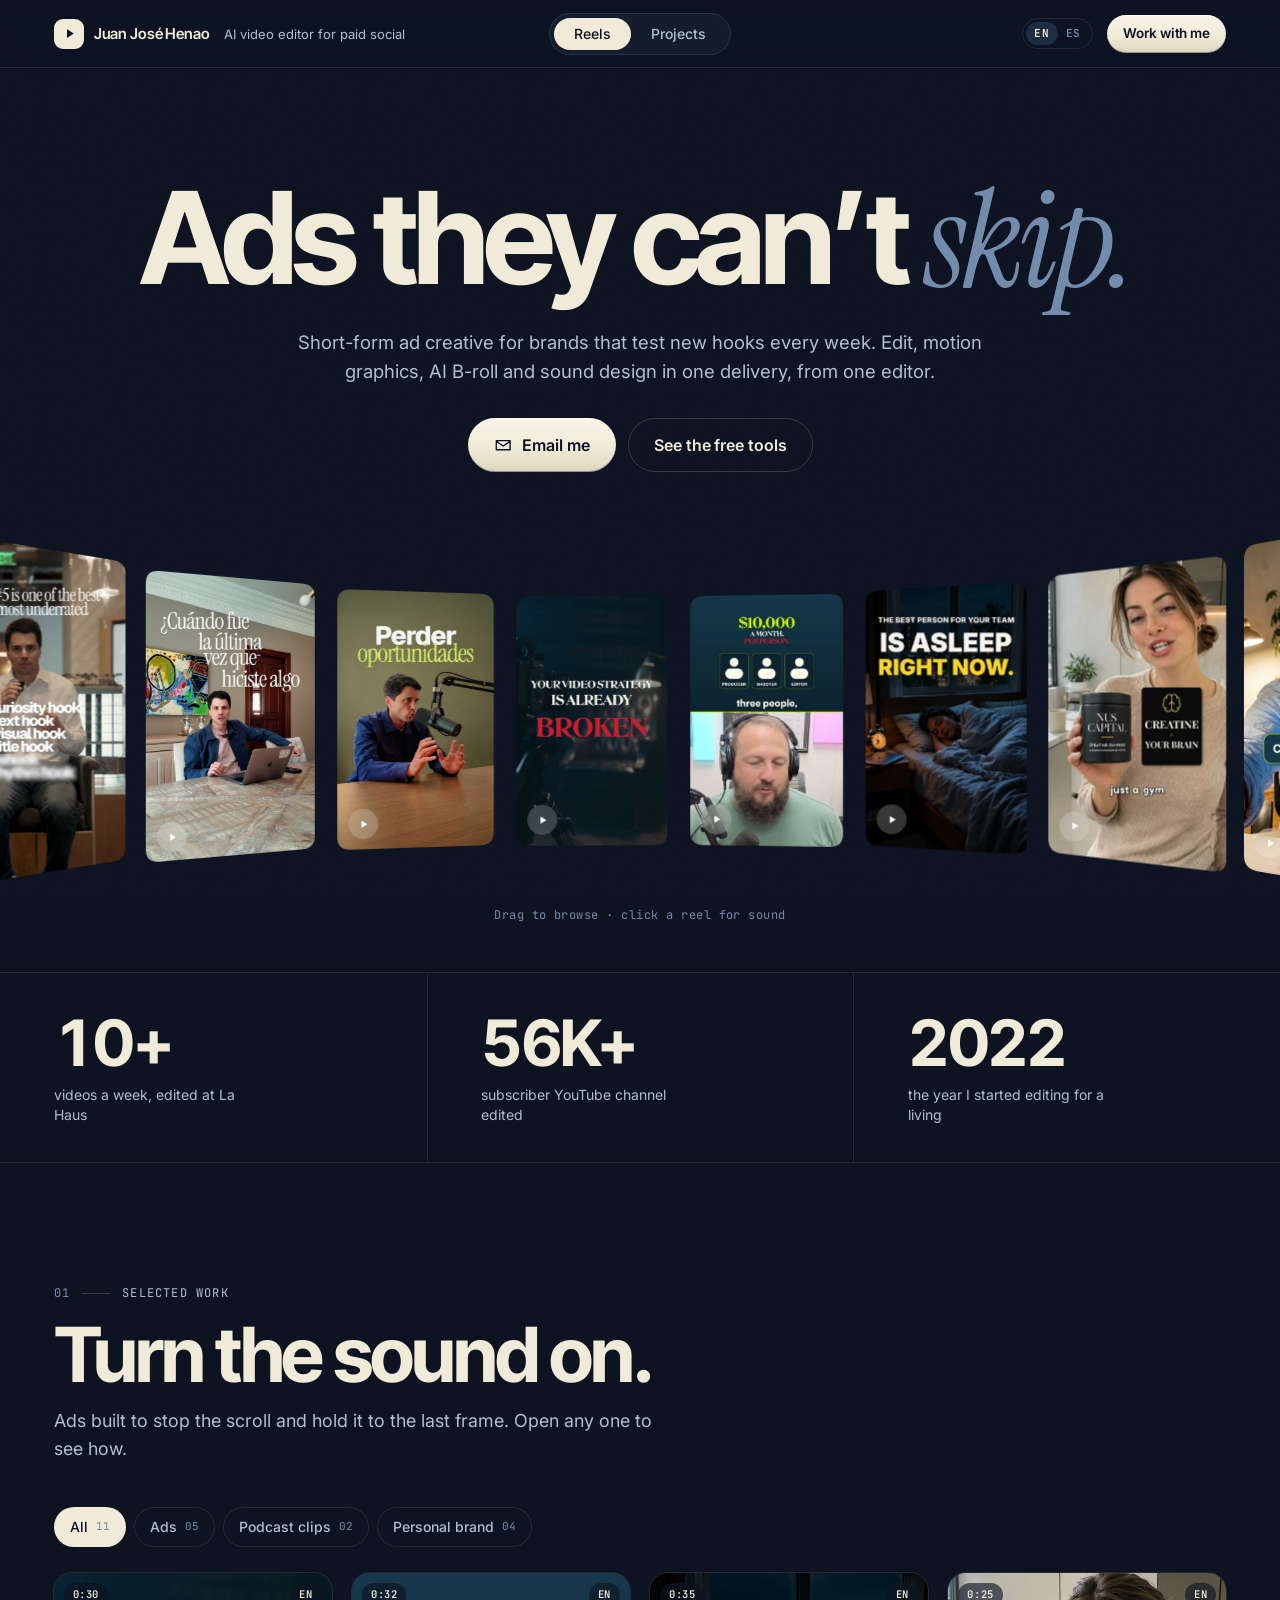
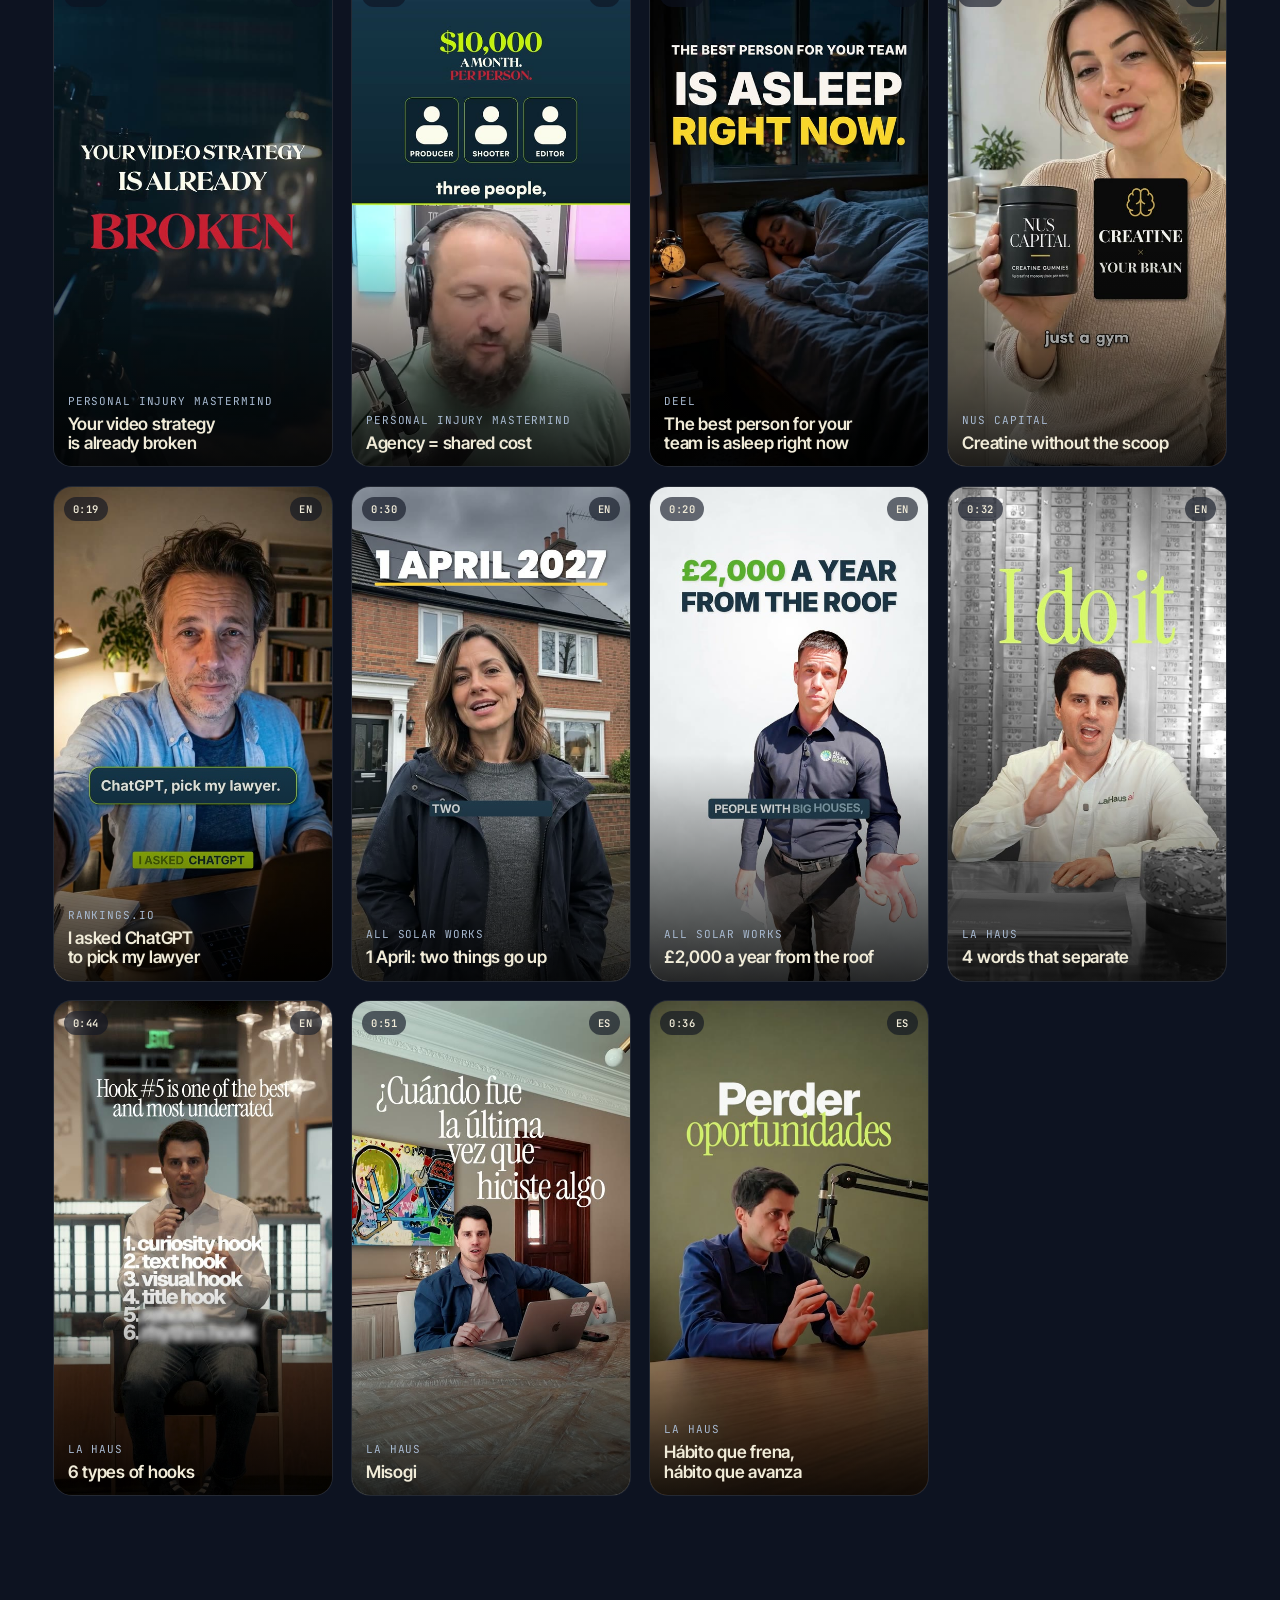
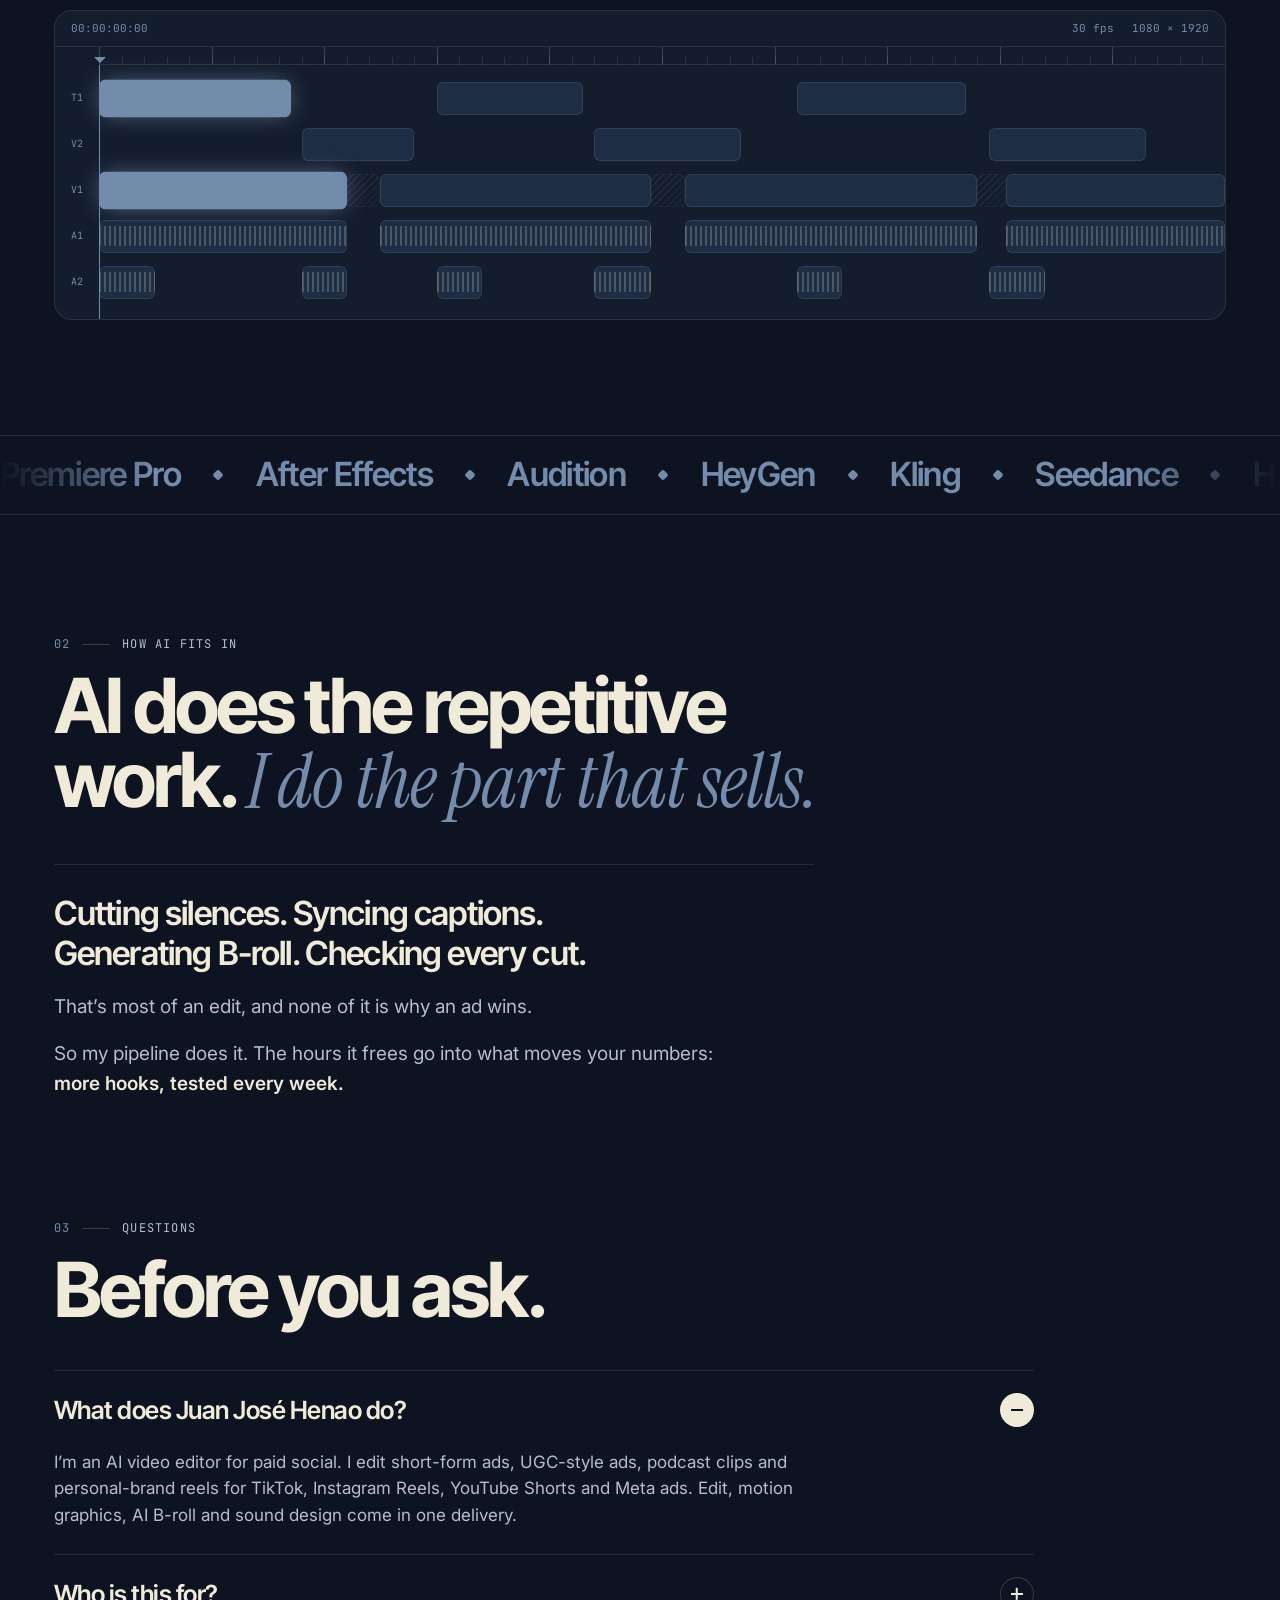
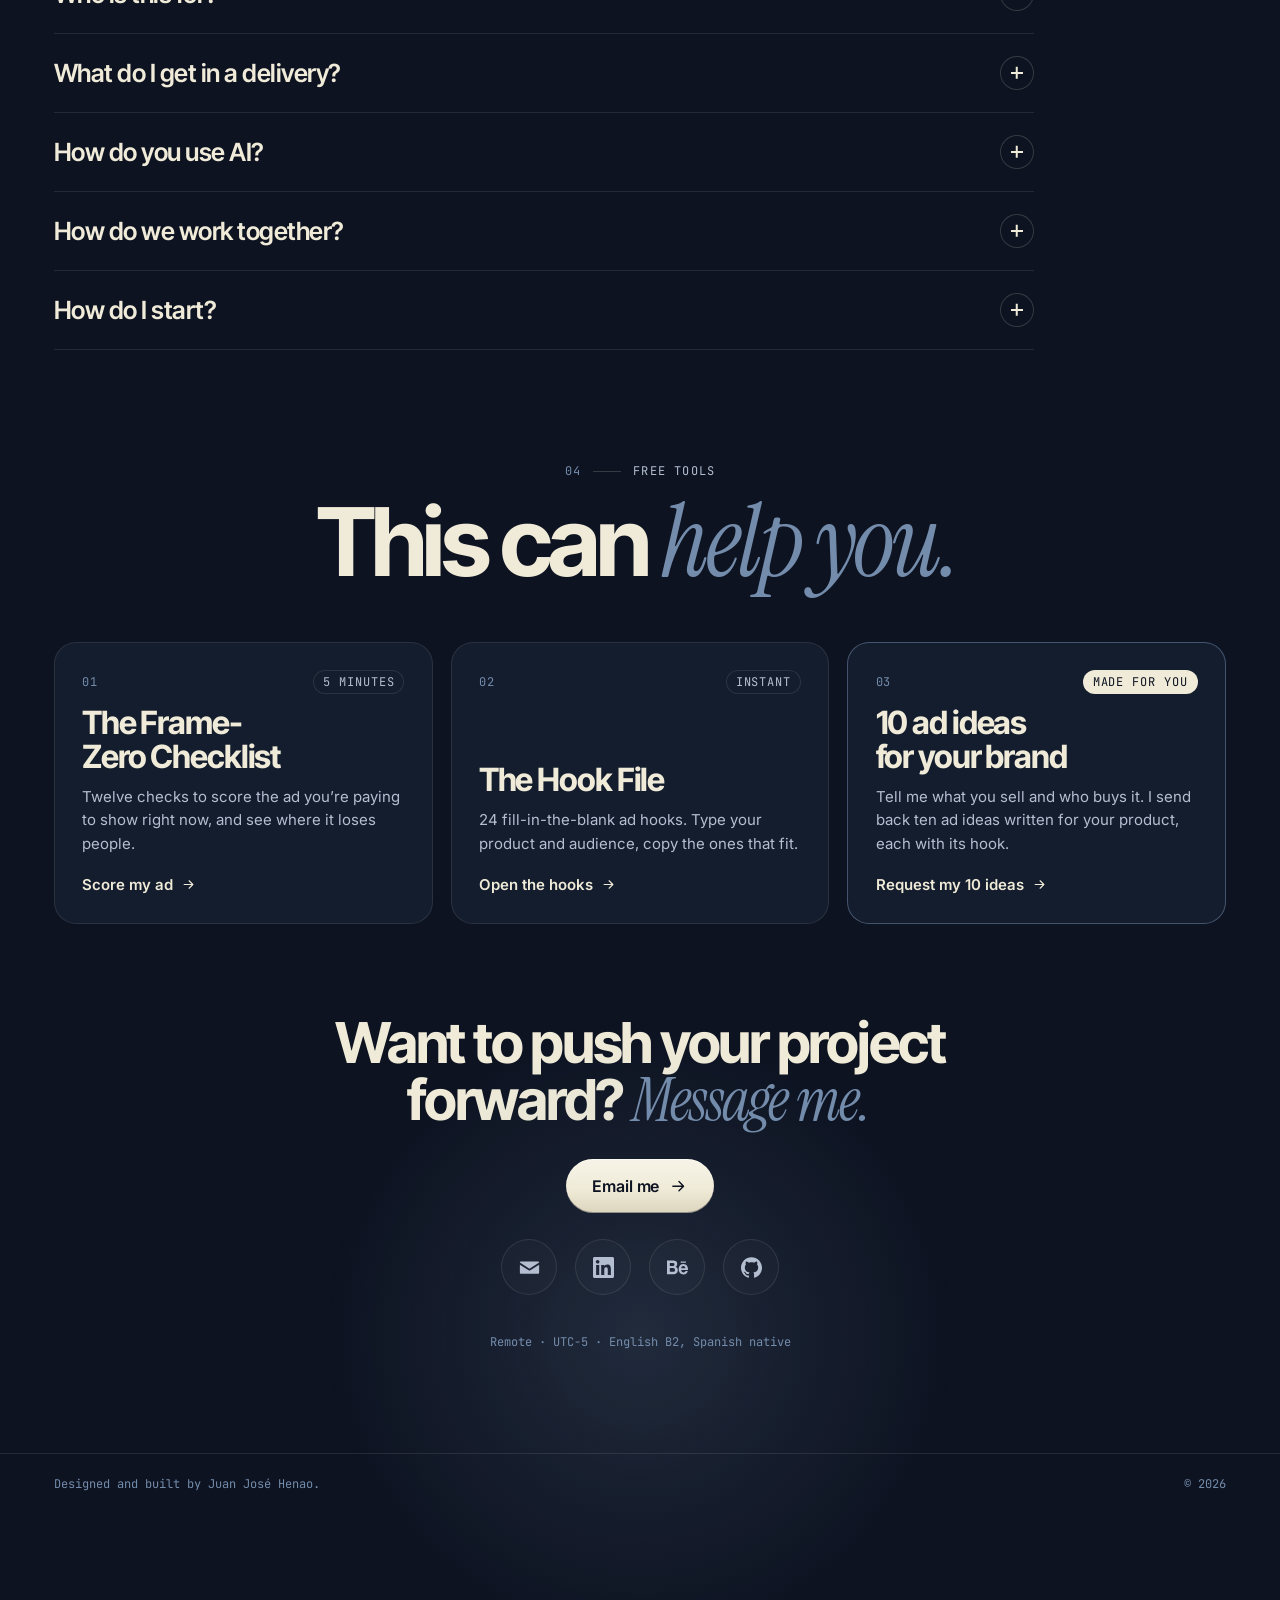
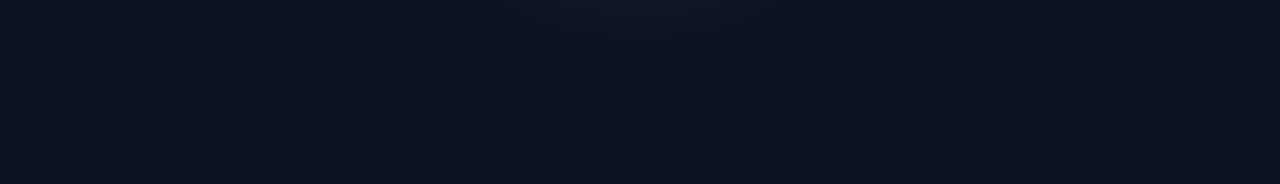
<file: index.html>
<!doctype html>
<html lang="en">
<head>
<meta charset="utf-8">
<meta name="viewport" content="width=device-width, initial-scale=1, viewport-fit=cover">
<title>Juan José Henao · AI Video Editor for Paid Social Ads</title>
<link rel="canonical" href="https://juanhenao.pages.dev/">
<meta name="description" content="Short-form ad creative for brands that test every week: edit, motion graphics, AI B-roll and sound design in one delivery. Juan José Henao, AI video editor, remote on US hours.">
<meta name="theme-color" content="#0D1321">
<meta property="og:title" content="Juan José Henao · AI Video Editor">
<meta property="og:description" content="Ads they can’t skip. Short-form ad creative with motion graphics, AI B-roll and sound design.">
<meta property="og:image" content="assets/poster/deel.jpg">
<link rel="icon" href="data:image/svg+xml,%3Csvg xmlns='http://www.w3.org/2000/svg' viewBox='0 0 32 32'%3E%3Crect width='32' height='32' rx='8' fill='%230D1321'/%3E%3Cpath d='M12 9v14l11-7z' fill='%23F0EBD8'/%3E%3C/svg%3E">
<link rel="preconnect" href="https://fonts.googleapis.com">
<link rel="preconnect" href="https://fonts.gstatic.com" crossorigin>
<link href="https://fonts.googleapis.com/css2?family=Inter+Tight:wght@500;600;700&family=Instrument+Serif:ital@1&family=Inter:wght@400;500;600&family=JetBrains+Mono:wght@400;600&display=swap" rel="stylesheet">
<link rel="stylesheet" href="assets/css/styles.css">
<!--ld-->
<script type="application/ld+json">{"@context":"https://schema.org","@graph":[{"@type":"Person","@id":"https://juanhenao.pages.dev/#juan","name":"Juan José Henao","jobTitle":"AI Video Editor","url":"https://juanhenao.pages.dev/","description":"Short-form ad creative for brands that test new hooks every week. Edit, motion graphics, AI B-roll and sound design in one delivery, from one editor.","address":{"@type":"PostalAddress","addressLocality":"Medellín","addressCountry":"CO"},"knowsLanguage":["en","es"],"knowsAbout":["Short-form video ads","Paid social creative","UGC-style ads","Motion graphics","AI video production","Podcast clips","Sound design","Premiere Pro","After Effects","Audition","HeyGen","Kling","Seedance","Higgsfield","ElevenLabs","CapCut","Claude Code"],"sameAs":["https://www.linkedin.com/in/juanhenaocyclone","https://www.behance.net/juanjoshenao3","https://github.com/Juanjhenao"]},{"@type":"ProfessionalService","@id":"https://juanhenao.pages.dev/#service","name":"Juan José Henao · AI video editing for paid social","url":"https://juanhenao.pages.dev/","image":"https://juanhenao.pages.dev/assets/poster/pim-short.jpg","founder":{"@id":"https://juanhenao.pages.dev/#juan"},"areaServed":"Worldwide","availableLanguage":["English","Spanish"],"description":"Short-form ad creative for startups, mid-size and large companies: editing, motion graphics, AI B-roll and sound design in one delivery, on a monthly retainer.","audience":{"@type":"BusinessAudience","name":"Startups, mid-size and large companies, and agencies running paid social"},"hasOfferCatalog":{"@type":"OfferCatalog","name":"Services","itemListElement":[{"@type":"Offer","itemOffered":{"@type":"Service","name":"Short-form paid social ads"}},{"@type":"Offer","itemOffered":{"@type":"Service","name":"UGC-style ads"}},{"@type":"Offer","itemOffered":{"@type":"Service","name":"Podcast clips and shorts"}},{"@type":"Offer","itemOffered":{"@type":"Service","name":"Personal-brand reels"}},{"@type":"Offer","itemOffered":{"@type":"Service","name":"Motion graphics and kinetic captions"}},{"@type":"Offer","itemOffered":{"@type":"Service","name":"AI-generated B-roll"}}]}},{"@type":"ItemList","name":"Selected reels","itemListElement":[{"@type":"ListItem","position":1,"item":{"@type":"VideoObject","name":"Your video strategy is already broken (Personal Injury Mastermind)","description":"Podcast short. Motion-graphics-led short cut from a long episode: the voice drives, the graphics explain. Checklists, a ×30 multiplier and a task stack built as vector UI in the brand palette. AI B-roll covers the two stretches where the master had no usable camera.","thumbnailUrl":"https://juanhenao.pages.dev/assets/poster/pim-short.jpg","contentUrl":"https://juanhenao.pages.dev/assets/video/pim-short.mp4","uploadDate":"2026-11-10","duration":"PT30S","inLanguage":"en","creator":{"@id":"https://juanhenao.pages.dev/#juan"}}},{"@type":"ListItem","position":2,"item":{"@type":"VideoObject","name":"Agency = shared cost (Personal Injury Mastermind)","description":"Podcast clip. Split frame: the speaker below, a live infographic above that does the math as he talks. $10,000 a month per person becomes $40,000 for four, built up icon by icon. Word-level captions with the keyword highlighted in the brand lime.","thumbnailUrl":"https://juanhenao.pages.dev/assets/poster/pim-clip.jpg","contentUrl":"https://juanhenao.pages.dev/assets/video/pim-clip.mp4","uploadDate":"2026-11-10","duration":"PT32S","inLanguage":"en","creator":{"@id":"https://juanhenao.pages.dev/#juan"}}},{"@type":"ListItem","position":3,"item":{"@type":"VideoObject","name":"The best person for your team is asleep right now (Deel)","description":"Ad concept · paid social. Concept to final render: AI-generated B-roll, no AI faces talking to camera. A dotted 3D globe carries the whole middle of the ad, with hires arcing across it. Hero counters for the public figures: 150+ countries, $11.2B paid, 4.83 rating.","thumbnailUrl":"https://juanhenao.pages.dev/assets/poster/deel.jpg","contentUrl":"https://juanhenao.pages.dev/assets/video/deel.mp4","uploadDate":"2026-11-10","duration":"PT35S","inLanguage":"en","creator":{"@id":"https://juanhenao.pages.dev/#juan"}}},{"@type":"ListItem","position":4,"item":{"@type":"VideoObject","name":"Creatine without the scoop (NUS Capital)","description":"Paid social ad · e-commerce. A 3D moment that acts out the script: powder turns into “5g”, then into the gummy. Serif title cards and dark B-roll for the “no scoop, no forgetting it” beats. Shared-element transitions, so the edit never passes through black.","thumbnailUrl":"https://juanhenao.pages.dev/assets/poster/nus.jpg","contentUrl":"https://juanhenao.pages.dev/assets/video/nus.mp4","uploadDate":"2026-11-04","duration":"PT25S","inLanguage":"en","creator":{"@id":"https://juanhenao.pages.dev/#juan"}}},{"@type":"ListItem","position":5,"item":{"@type":"VideoObject","name":"I asked ChatGPT to pick my lawyer (Rankings.io)","description":"Ad concept · paid social. Opens on the chat prompt as an on-screen bubble, in sync with the line. Vector UI in brand colors: ten search links collapse into three names. Kinetic type close: “Page one used to be the prize.”","thumbnailUrl":"https://juanhenao.pages.dev/assets/poster/rankings.jpg","contentUrl":"https://juanhenao.pages.dev/assets/video/rankings.mp4","uploadDate":"2026-11-04","duration":"PT19S","inLanguage":"en","creator":{"@id":"https://juanhenao.pages.dev/#juan"}}},{"@type":"ListItem","position":6,"item":{"@type":"VideoObject","name":"1 April: two things go up (All Solar Works)","description":"Paid social ad. Cut a single take down to full phrases, with alternating punch-ins hiding every join. Built an isometric voxel house in code to explain “4 kW solar + home battery” in two seconds. Counter reveal for the £4,300 figure, AI drone B-roll and a Get Quote button with a cursor click.","thumbnailUrl":"https://juanhenao.pages.dev/assets/poster/solar-vat.jpg","contentUrl":"https://juanhenao.pages.dev/assets/video/solar-vat.mp4","uploadDate":"2026-11-03","duration":"PT30S","inLanguage":"en","creator":{"@id":"https://juanhenao.pages.dev/#juan"}}},{"@type":"ListItem","position":7,"item":{"@type":"VideoObject","name":"£2,000 a year from the roof (All Solar Works)","description":"Paid social ad. Presenter cut out over the headline so the number reads first. Panel specs laid onto the roof in perspective over the drone shot. Animated counters and icons for output and savings, then the logo sting.","thumbnailUrl":"https://juanhenao.pages.dev/assets/poster/solar-roof.jpg","contentUrl":"https://juanhenao.pages.dev/assets/video/solar-roof.mp4","uploadDate":"2026-10-30","duration":"PT20S","inLanguage":"en","creator":{"@id":"https://juanhenao.pages.dev/#juan"}}},{"@type":"ListItem","position":8,"item":{"@type":"VideoObject","name":"4 words that separate (La Haus)","description":"Personal-brand reel. Opens wide on a big “4”, then cuts in close as the phrase lands. “I do it anyway” builds in oversized serif type behind the speaker, with the key word boxed in lime. Background drops to black and white so the type and the speaker carry the frame.","thumbnailUrl":"https://juanhenao.pages.dev/assets/poster/doit.jpg","contentUrl":"https://juanhenao.pages.dev/assets/video/doit.mp4","uploadDate":"2026-07-14","duration":"PT32S","inLanguage":"en","creator":{"@id":"https://juanhenao.pages.dev/#juan"}}},{"@type":"ListItem","position":9,"item":{"@type":"VideoObject","name":"6 types of hooks (La Haus)","description":"Educational reel. A six-item list that unblurs one line at a time, holding attention to the end. Background swaps and a comment-keyword CTA built in. Captions placed inside the safe zone, clear of the app UI.","thumbnailUrl":"https://juanhenao.pages.dev/assets/poster/hooks.jpg","contentUrl":"https://juanhenao.pages.dev/assets/video/hooks.mp4","uploadDate":"2026-06-24","duration":"PT44S","inLanguage":"en","creator":{"@id":"https://juanhenao.pages.dev/#juan"}}},{"@type":"ListItem","position":10,"item":{"@type":"VideoObject","name":"Misogi (La Haus)","description":"Personal-brand reel. Editorial type hook that asks the question before he does. AI B-roll inserts that match the room’s light, so cutaways feel shot, not stock. Karaoke captions with lime emphasis on the words that carry the idea.","thumbnailUrl":"https://juanhenao.pages.dev/assets/poster/misogi.jpg","contentUrl":"https://juanhenao.pages.dev/assets/video/misogi.mp4","uploadDate":"2026-06-23","duration":"PT51S","inLanguage":"es","creator":{"@id":"https://juanhenao.pages.dev/#juan"}}},{"@type":"ListItem","position":11,"item":{"@type":"VideoObject","name":"Hábito que frena, hábito que avanza (La Haus)","description":"Personal-brand reel. A two-column comparison builds above the speaker, one tag per habit. Rounded B-roll insets and a split screen break up the talking head. Serif and grotesque title pairing in the brand’s single lime accent.","thumbnailUrl":"https://juanhenao.pages.dev/assets/poster/habito.jpg","contentUrl":"https://juanhenao.pages.dev/assets/video/habito.mp4","uploadDate":"2026-06-19","duration":"PT36S","inLanguage":"es","creator":{"@id":"https://juanhenao.pages.dev/#juan"}}}]},{"@type":"FAQPage","mainEntity":[{"@type":"Question","name":"What does Juan José Henao do?","acceptedAnswer":{"@type":"Answer","text":"I’m an AI video editor for paid social. I edit short-form ads, UGC-style ads, podcast clips and personal-brand reels for TikTok, Instagram Reels, YouTube Shorts and Meta ads. Edit, motion graphics, AI B-roll and sound design come in one delivery."}},{"@type":"Question","name":"Who is this for?","acceptedAnswer":{"@type":"Answer","text":"Startups, mid-size and large companies, and the agencies that serve them, when they run paid social and need fresh ad creative every week instead of one video a quarter."}},{"@type":"Question","name":"What do I get in a delivery?","acceptedAnswer":{"@type":"Answer","text":"A finished vertical video ready to run: hook on the first frame, cuts on full phrases, word-level captions, motion graphics for every claim, B-roll and a mixed soundtrack. The project file stays editable, so changes don’t mean starting over."}},{"@type":"Question","name":"How do you use AI?","acceptedAnswer":{"@type":"Answer","text":"For speed and for shots that would otherwise need a shoot: AI B-roll with Seedance and Kling, avatars and voice with HeyGen and ElevenLabs, and my own pipeline that finds silences, aligns captions and audits every cut. The taste and the final check are mine. Anything showing an AI-generated person is labelled as such."}},{"@type":"Question","name":"How do we work together?","acceptedAnswer":{"@type":"Answer","text":"On a monthly retainer. You send raw footage or a brief, I send back finished ads, and what the numbers say shapes the next batch. I’m remote, based in Medellín, Colombia (UTC−5), and work US business hours. English and Spanish."}},{"@type":"Question","name":"How do I start?","acceptedAnswer":{"@type":"Answer","text":"Email me or find me on LinkedIn. Or start with a free tool: score your current ad with the Frame-Zero Checklist, pull hooks from the Hook File, or ask for ten ad ideas written for your brand."}}]}]}</script>
<!--/ld-->
</head>
<body>

<div class="grain" aria-hidden="true"></div>
<div class="cut" aria-hidden="true"></div>

<header class="top">
  <a class="brand" href="#reels" data-view="reels" aria-label="Juan José Henao">
    <span class="brand__mark"><svg viewBox="0 0 24 24" aria-hidden="true"><path d="M8 5v14l11-7z"/></svg></span>
    <span class="brand__text">
      <span class="brand__name">Juan José Henao</span>
      <span class="brand__tag"><span data-i18n="head.tag1">AI video editor for paid social</span><span class="brand__tag2"> · <span data-i18n="head.tag2">Remote, US hours</span></span></span>
    </span>
  </a>

  <nav class="tabs" aria-label="Sections">
    <span class="tabs__pill" aria-hidden="true"></span>
    <a class="tabs__tab is-on" href="#reels" data-view="reels" data-i18n="nav.reels">Reels</a>
    <a class="tabs__tab" href="#projects" data-view="projects" data-i18n="nav.projects">Projects</a>
  </nav>

  <div class="top__right">
    <button class="lang" type="button" aria-label="Language">
      <span data-lang="en" class="is-on">EN</span><span data-lang="es">ES</span>
    </button>
    <a class="btn btn--sm btn--accent magnetic" href="#talk" data-goto="talk"><span data-i18n="nav.cta">Work with me</span></a>
  </div>
  <div class="top__progress" aria-hidden="true"><i></i></div>
</header>

<main>
  <!-- ============================ REELS VIEW ============================ -->
  <section class="view is-on" id="view-reels" data-view-name="reels">

    <section class="hero" id="top">
      <h1 class="hero__h1" data-i18n-html="hero.h1" data-split>Ads they can’t <em>skip.</em></h1>
      <p class="hero__sub reveal" data-i18n="hero.sub">Short-form ad creative for brands that test new hooks every week. Edit, motion graphics, AI B-roll and sound design in one delivery, from one editor.</p>
      <div class="hero__cta reveal">
        <a class="btn btn--accent btn--lg magnetic" data-mail="hero.wa" data-track="email-hero" href="#">
          <svg viewBox="0 0 24 24" aria-hidden="true"><path d="M3 6h18v12H3zM3 7l9 6 9-6"/></svg>
          <span data-i18n="hero.cta1">Email me</span>
        </a>
        <a class="btn btn--ghost btn--lg magnetic" href="#contact" data-goto="contact"><span data-i18n="hero.cta2">See the free tools</span></a>
      </div>
      <div class="arc" id="arc" aria-label="Featured reels"></div>
      <p class="hero__hint"><span data-i18n="hero.hint">Drag to browse · click a reel for sound</span></p>
    </section>

    <section class="stats" aria-label="Numbers">
      <div class="stat reveal"><b><span data-count="10">0</span>+</b><p data-i18n="stat.1">videos a week, edited at La Haus</p></div>
      <div class="stat reveal"><b><span data-count="56">0</span>K+</b><p data-i18n="stat.2">subscriber YouTube channel edited</p></div>
      <div class="stat reveal"><b><span data-count="2022" data-from="2000">2000</span></b><p data-i18n="stat.4">the year I started editing for a living</p></div>
    </section>

    <section class="work" id="work">
      <header class="sec-head">
        <p class="kicker reveal"><span>01</span><span data-i18n="reels.kicker">Selected work</span></p>
        <h2 class="reveal" data-i18n="reels.h2">Turn the sound on.</h2>
        <p class="sec-sub reveal" data-i18n="reels.sub">Ads built to stop the scroll and hold it to the last frame. Open any one to see how.</p>
      </header>
      <div class="filters reveal" role="tablist" aria-label="Filter reels">
        <button class="chip is-on" data-filter="all" role="tab"><span data-i18n="f.all">All</span><i></i></button>
        <button class="chip" data-filter="ads" role="tab"><span data-i18n="f.ads">Ads</span><i></i></button>
        <button class="chip" data-filter="podcast" role="tab"><span data-i18n="f.podcast">Podcast clips</span><i></i></button>
        <button class="chip" data-filter="brand" role="tab"><span data-i18n="f.brand">Personal brand</span><i></i></button>
      </div>
      <div class="grid" id="grid"><!--grid-->
        <article class="card is-in"><a class="card__btn" href="assets/video/pim-short.mp4"><div class="card__frame" style="background-image:url(assets/poster/pim-short.jpg)"><div class="card__shade"></div><div class="card__meta"><p class="card__brand">Personal Injury Mastermind · Podcast short</p><h3 class="card__title">Your video strategy is already broken</h3></div></div></a></article>
        <article class="card is-in"><a class="card__btn" href="assets/video/pim-clip.mp4"><div class="card__frame" style="background-image:url(assets/poster/pim-clip.jpg)"><div class="card__shade"></div><div class="card__meta"><p class="card__brand">Personal Injury Mastermind · Podcast clip</p><h3 class="card__title">Agency = shared cost</h3></div></div></a></article>
        <article class="card is-in"><a class="card__btn" href="assets/video/deel.mp4"><div class="card__frame" style="background-image:url(assets/poster/deel.jpg)"><div class="card__shade"></div><div class="card__meta"><p class="card__brand">Deel · Ad concept · paid social</p><h3 class="card__title">The best person for your team is asleep right now</h3></div></div></a></article>
        <article class="card is-in"><a class="card__btn" href="assets/video/nus.mp4"><div class="card__frame" style="background-image:url(assets/poster/nus.jpg)"><div class="card__shade"></div><div class="card__meta"><p class="card__brand">NUS Capital · Paid social ad · e-commerce</p><h3 class="card__title">Creatine without the scoop</h3></div></div></a></article>
        <article class="card is-in"><a class="card__btn" href="assets/video/rankings.mp4"><div class="card__frame" style="background-image:url(assets/poster/rankings.jpg)"><div class="card__shade"></div><div class="card__meta"><p class="card__brand">Rankings.io · Ad concept · paid social</p><h3 class="card__title">I asked ChatGPT to pick my lawyer</h3></div></div></a></article>
        <article class="card is-in"><a class="card__btn" href="assets/video/solar-vat.mp4"><div class="card__frame" style="background-image:url(assets/poster/solar-vat.jpg)"><div class="card__shade"></div><div class="card__meta"><p class="card__brand">All Solar Works · Paid social ad</p><h3 class="card__title">1 April: two things go up</h3></div></div></a></article>
        <article class="card is-in"><a class="card__btn" href="assets/video/solar-roof.mp4"><div class="card__frame" style="background-image:url(assets/poster/solar-roof.jpg)"><div class="card__shade"></div><div class="card__meta"><p class="card__brand">All Solar Works · Paid social ad</p><h3 class="card__title">£2,000 a year from the roof</h3></div></div></a></article>
        <article class="card is-in"><a class="card__btn" href="assets/video/doit.mp4"><div class="card__frame" style="background-image:url(assets/poster/doit.jpg)"><div class="card__shade"></div><div class="card__meta"><p class="card__brand">La Haus · Personal-brand reel</p><h3 class="card__title">4 words that separate</h3></div></div></a></article>
        <article class="card is-in"><a class="card__btn" href="assets/video/hooks.mp4"><div class="card__frame" style="background-image:url(assets/poster/hooks.jpg)"><div class="card__shade"></div><div class="card__meta"><p class="card__brand">La Haus · Educational reel</p><h3 class="card__title">6 types of hooks</h3></div></div></a></article>
        <article class="card is-in"><a class="card__btn" href="assets/video/misogi.mp4"><div class="card__frame" style="background-image:url(assets/poster/misogi.jpg)"><div class="card__shade"></div><div class="card__meta"><p class="card__brand">La Haus · Personal-brand reel</p><h3 class="card__title">Misogi</h3></div></div></a></article>
        <article class="card is-in"><a class="card__btn" href="assets/video/habito.mp4"><div class="card__frame" style="background-image:url(assets/poster/habito.jpg)"><div class="card__shade"></div><div class="card__meta"><p class="card__brand">La Haus · Personal-brand reel</p><h3 class="card__title">Hábito que frena, hábito que avanza</h3></div></div></a></article>
      <!--/grid--></div>
    </section>

    <section class="method" id="method" aria-label="Editing timeline">
      <div class="method__body">
        <div class="tl reveal" data-rule-on="0" aria-hidden="true">
          <div class="tl__bar"><span class="tl__tc">00:00:00:00</span><span>30 fps</span><span>1080 × 1920</span></div>
          <div class="tl__ruler"></div>
          <div class="tl__tracks">
            <div class="tl__track"><em>T1</em><div class="tl__lane" data-lane="titles"></div></div>
            <div class="tl__track"><em>V2</em><div class="tl__lane" data-lane="gfx"></div></div>
            <div class="tl__track"><em>V1</em><div class="tl__lane" data-lane="video"></div></div>
            <div class="tl__track"><em>A1</em><div class="tl__lane" data-lane="voice"></div></div>
            <div class="tl__track"><em>A2</em><div class="tl__lane" data-lane="sfx"></div></div>
            <i class="tl__head"></i>
          </div>
        </div>
      </div>
    </section>

    <section class="stack" aria-label="Tools">
      <div class="marquee"><div class="marquee__row" id="marquee"></div></div>
    </section>

    <section class="ai" id="ai">
      <header class="sec-head">
        <p class="kicker reveal"><span>02</span><span data-i18n="ai.kicker">How AI fits in</span></p>
        <h2 class="reveal" data-i18n-html="ai.h2">AI does the repetitive work. <em>I do the part that sells.</em></h2>
      </header>
      <div class="ai__body">
        <p class="ai__list reveal" data-i18n="ai.list">Cutting silences. Syncing captions. Generating B-roll. Checking every cut.</p>
        <p class="ai__p reveal" data-i18n="ai.p1">That’s most of an edit, and none of it is why an ad wins.</p>
        <p class="ai__p reveal" data-i18n-html="ai.p2">So my pipeline does it. The hours it frees go into what moves your numbers: <strong>more hooks, tested every week.</strong></p>
      </div>
    </section>
    <section class="faq" id="faq">
      <header class="sec-head">
        <p class="kicker reveal"><span>03</span><span data-i18n="faq.kicker">Questions</span></p>
        <h2 class="reveal" data-i18n="faq.h2">Before you ask.</h2>
      </header>
      <div class="faq__list" id="faqlist"><!--faq-->
        <details class="qa" open><summary><span>What does Juan José Henao do?</span><i></i></summary><p>I’m an AI video editor for paid social. I edit short-form ads, UGC-style ads, podcast clips and personal-brand reels for TikTok, Instagram Reels, YouTube Shorts and Meta ads. Edit, motion graphics, AI B-roll and sound design come in one delivery.</p></details>
        <details class="qa" open><summary><span>Who is this for?</span><i></i></summary><p>Startups, mid-size and large companies, and the agencies that serve them, when they run paid social and need fresh ad creative every week instead of one video a quarter.</p></details>
        <details class="qa" open><summary><span>What do I get in a delivery?</span><i></i></summary><p>A finished vertical video ready to run: hook on the first frame, cuts on full phrases, word-level captions, motion graphics for every claim, B-roll and a mixed soundtrack. The project file stays editable, so changes don’t mean starting over.</p></details>
        <details class="qa" open><summary><span>How do you use AI?</span><i></i></summary><p>For speed and for shots that would otherwise need a shoot: AI B-roll with Seedance and Kling, avatars and voice with HeyGen and ElevenLabs, and my own pipeline that finds silences, aligns captions and audits every cut. The taste and the final check are mine. Anything showing an AI-generated person is labelled as such.</p></details>
        <details class="qa" open><summary><span>How do we work together?</span><i></i></summary><p>On a monthly retainer. You send raw footage or a brief, I send back finished ads, and what the numbers say shapes the next batch. I’m remote, based in Medellín, Colombia (UTC−5), and work US business hours. English and Spanish.</p></details>
        <details class="qa" open><summary><span>How do I start?</span><i></i></summary><p>Email me or find me on LinkedIn. Or start with a free tool: score your current ad with the Frame-Zero Checklist, pull hooks from the Hook File, or ask for ten ad ideas written for your brand.</p></details>
      <!--/faq--></div>
    </section>
  </section>

  <!-- ========================== PROJECTS VIEW =========================== -->
  <section class="view" id="view-projects" data-view-name="projects" hidden>
    <section class="phero">
      <p class="kicker reveal"><span>04</span><span data-i18n="proj.kicker">Projects</span></p>
      <h1 class="phero__h1" data-i18n-html="proj.h2" data-split>What I build when the <em>edit is done.</em></h1>
      <p class="hero__sub reveal" data-i18n="proj.sub">Web apps, tools and the pipeline I edit with. Hover a card to see it run.</p>
    </section>
    <section class="plist" id="plist"></section>
    <section class="early reveal">
      <h3 data-i18n="early.t">Where it started: The Odin Project, 2022</h3>
      <div class="early__chips" id="early"></div>
      <a class="link-arrow" href="https://github.com/Juanjhenao" target="_blank" rel="noopener"><span data-i18n="proj.more">Everything else is on GitHub</span><svg viewBox="0 0 24 24" aria-hidden="true"><path d="M7 17 17 7M8 7h9v9"/></svg></a>
    </section>
  </section>

  <!-- ============================= CONTACT ============================== -->
  <section class="contact" id="contact">
    <p class="kicker reveal"><span>04</span><span data-i18n="tools.kicker">Free tools</span></p>
    <h2 class="contact__h2 reveal" data-i18n-html="tools.h2">This can <em>help you.</em></h2>

    <div class="magnets">
      <a class="magnet reveal" href="checklist.html" data-track="open-checklist">
        <span class="magnet__top"><b>01</b><i data-i18n="mg1.time">5 minutes</i></span>
        <h3 data-i18n="mg1.t">The Frame-Zero Checklist</h3><p data-i18n="mg1.d">Twelve checks to score the ad you’re paying to show right now, and see where it loses people.</p>
        <span class="magnet__go"><span data-i18n="mg1.cta">Score my ad</span><svg viewBox="0 0 24 24" aria-hidden="true"><path d="M5 12h14M13 6l6 6-6 6"/></svg></span>
      </a>
      <a class="magnet reveal" href="hooks.html" data-track="open-hook-file" style="--d:70ms">
        <span class="magnet__top"><b>02</b><i data-i18n="mg2.time">Instant</i></span>
        <h3 data-i18n="mg2.t">The Hook File</h3><p data-i18n="mg2.d">24 fill-in-the-blank ad hooks. Type your product and audience, copy the ones that fit.</p>
        <span class="magnet__go"><span data-i18n="mg2.cta">Open the hooks</span><svg viewBox="0 0 24 24" aria-hidden="true"><path d="M5 12h14M13 6l6 6-6 6"/></svg></span>
      </a>
      <a class="magnet magnet--hot reveal" href="ideas.html" data-track="open-10-ideas" style="--d:140ms">
        <span class="magnet__top"><b>03</b><i data-i18n="mg3.time">Made for you</i></span>
        <h3 data-i18n="mg3.t">10 ad ideas for your brand</h3><p data-i18n="mg3.d">Tell me what you sell and who buys it. I send back ten ad ideas written for your product, each with its hook.</p>
        <span class="magnet__go"><span data-i18n="mg3.cta">Request my 10 ideas</span><svg viewBox="0 0 24 24" aria-hidden="true"><path d="M5 12h14M13 6l6 6-6 6"/></svg></span>
      </a>
    </div>

    <h3 class="contact__push reveal" id="talk" data-i18n-html="cta.push">Want to push your project forward? <em>Message me.</em></h3>
    <div class="contact__row reveal">
      <a class="btn btn--accent btn--lg magnetic" data-mail="cta.talk" data-track="email-cta" href="#"><span data-i18n="cta.wa2">Email me</span>
        <svg viewBox="0 0 24 24" aria-hidden="true"><path d="M5 12h14M13 6l6 6-6 6"/></svg></a>
    </div>
    <ul class="icos reveal">
      <li><a class="ico magnetic" id="mailto" href="#" aria-label="Email" data-track="email-contact"><svg viewBox="0 0 24 24" aria-hidden="true"><path d="M2 5h20a1 1 0 0 1 1 1v.4l-11 6.9L1 6.4V6a1 1 0 0 1 1-1Zm21 3.75V18a1 1 0 0 1-1 1H2a1 1 0 0 1-1-1V8.75l10.47 6.57a1 1 0 0 0 1.06 0Z"/></svg><span class="ico__l">Email</span></a></li>
      <li><a class="ico magnetic" id="s-li" href="#" aria-label="LinkedIn" data-track="out-linkedin" target="_blank" rel="noopener"><svg viewBox="0 0 24 24" aria-hidden="true"><path d="M20.447 20.452h-3.554v-5.569c0-1.328-.027-3.037-1.852-3.037-1.853 0-2.136 1.445-2.136 2.939v5.667H9.351V9h3.414v1.561h.046c.477-.9 1.637-1.85 3.37-1.85 3.601 0 4.267 2.37 4.267 5.455v6.286zM5.337 7.433c-1.144 0-2.063-.926-2.063-2.065 0-1.138.92-2.063 2.063-2.063 1.14 0 2.064.925 2.064 2.063 0 1.139-.925 2.065-2.064 2.065zm1.782 13.019H3.555V9h3.564v11.452zM22.225 0H1.771C.792 0 0 .774 0 1.729v20.542C0 23.227.792 24 1.771 24h20.451C23.2 24 24 23.227 24 22.271V1.729C24 .774 23.2 0 22.222 0h.003z"/></svg><span class="ico__l">LinkedIn</span></a></li>
      <li><a class="ico magnetic" id="s-be" href="#" aria-label="Behance" data-track="out-behance" target="_blank" rel="noopener"><svg viewBox="0 0 24 24" aria-hidden="true"><path d="M16.969 16.927a2.561 2.561 0 0 0 1.901.677 2.501 2.501 0 0 0 1.531-.475c.362-.235.636-.584.779-.99h2.585a5.091 5.091 0 0 1-1.9 2.896 5.292 5.292 0 0 1-3.091.88 5.839 5.839 0 0 1-2.284-.433 4.871 4.871 0 0 1-1.723-1.211 5.657 5.657 0 0 1-1.08-1.874 7.057 7.057 0 0 1-.383-2.393c-.005-.8.129-1.595.396-2.349a5.313 5.313 0 0 1 5.088-3.604 4.87 4.87 0 0 1 2.376.563c.661.362 1.231.87 1.668 1.485a6.2 6.2 0 0 1 .943 2.133c.194.821.263 1.666.205 2.508h-7.699c-.063.79.184 1.574.688 2.187ZM6.947 4.084a8.065 8.065 0 0 1 1.928.198 4.29 4.29 0 0 1 1.49.638c.418.303.748.711.958 1.182.241.579.357 1.203.341 1.83a3.506 3.506 0 0 1-.506 1.961 3.726 3.726 0 0 1-1.503 1.287 3.588 3.588 0 0 1 2.027 1.437c.464.747.697 1.615.67 2.494a4.593 4.593 0 0 1-.423 2.032 3.945 3.945 0 0 1-1.163 1.413 5.114 5.114 0 0 1-1.683.807 7.135 7.135 0 0 1-1.928.259H0V4.084h6.947Zm-.235 12.9c.308.004.616-.029.916-.099a2.18 2.18 0 0 0 .766-.332c.228-.158.411-.371.534-.619.142-.317.208-.663.191-1.009a2.08 2.08 0 0 0-.642-1.715 2.618 2.618 0 0 0-1.696-.505h-3.54v4.279h3.471Zm13.635-5.967a2.13 2.13 0 0 0-1.654-.619 2.336 2.336 0 0 0-1.163.259 2.474 2.474 0 0 0-.738.62 2.359 2.359 0 0 0-.396.792c-.074.239-.12.485-.137.734h4.769a3.239 3.239 0 0 0-.679-1.785l-.002-.001Zm-13.813-.648a2.254 2.254 0 0 0 1.423-.433c.399-.355.607-.88.56-1.413a1.916 1.916 0 0 0-.178-.891 1.298 1.298 0 0 0-.495-.533 1.851 1.851 0 0 0-.711-.274 3.966 3.966 0 0 0-.835-.073H3.241v3.631h3.293v-.014ZM21.62 5.122h-5.976v1.527h5.976V5.122Z"/></svg><span class="ico__l">Behance</span></a></li>
      <li><a class="ico magnetic" id="s-gh" href="#" aria-label="GitHub" data-track="out-github" target="_blank" rel="noopener"><svg viewBox="0 0 24 24" aria-hidden="true"><path d="M12 .297c-6.63 0-12 5.373-12 12 0 5.303 3.438 9.8 8.205 11.385.6.113.82-.258.82-.577 0-.285-.01-1.04-.015-2.04-3.338.724-4.042-1.61-4.042-1.61C4.422 18.07 3.633 17.7 3.633 17.7c-1.087-.744.084-.729.084-.729 1.205.084 1.838 1.236 1.838 1.236 1.07 1.835 2.809 1.305 3.495.998.108-.776.417-1.305.76-1.605-2.665-.3-5.466-1.332-5.466-5.93 0-1.31.465-2.38 1.235-3.22-.135-.303-.54-1.523.105-3.176 0 0 1.005-.322 3.3 1.23.96-.267 1.98-.399 3-.405 1.02.006 2.04.138 3 .405 2.28-1.552 3.285-1.23 3.285-1.23.645 1.653.24 2.873.12 3.176.765.84 1.23 1.91 1.23 3.22 0 4.61-2.805 5.625-5.475 5.92.42.36.81 1.096.81 2.22 0 1.606-.015 2.896-.015 3.286 0 .315.21.69.825.57C20.565 22.092 24 17.592 24 12.297c0-6.627-5.373-12-12-12"/></svg><span class="ico__l">GitHub</span></a></li>
    </ul>
    <p class="contact__meta" data-i18n="cta.meta">Remote · UTC−5 · English B2, Spanish native</p>
  </section>
</main>

<footer class="foot">
  <span data-i18n="foot">Designed and built by Juan José Henao.</span><span>© 2026</span>
</footer>

<!-- mobile bottom tabs -->
<nav class="dock" aria-label="Sections">
  <a class="dock__tab is-on" href="#reels" data-view="reels"><svg viewBox="0 0 24 24" aria-hidden="true"><path d="M8 5v14l11-7z"/></svg><span data-i18n="nav.reels">Reels</span></a>
  <a class="dock__tab" href="#projects" data-view="projects"><svg viewBox="0 0 24 24" aria-hidden="true"><path d="m8 8-5 4 5 4M16 8l5 4-5 4M13.5 5l-3 14"/></svg><span data-i18n="nav.projects">Projects</span></a>
  <a class="dock__tab dock__tab--cta" href="#talk" data-goto="talk"><svg viewBox="0 0 24 24" aria-hidden="true"><path d="M4 6h16v12H4zM4 7l8 6 8-6"/></svg><span data-i18n="dock.cta">Let’s talk</span></a>
</nav>

<!-- ============================== LIGHTBOX ============================== -->
<div class="lb" id="lb" hidden role="dialog" aria-modal="true" aria-label="Reel player">
  <div class="lb__bg"></div>
  <button class="lb__close" type="button" aria-label="Close"><svg viewBox="0 0 24 24"><path d="M6 6l12 12M18 6 6 18"/></svg></button>
  <button class="lb__nav lb__nav--prev" type="button" aria-label="Previous"><svg viewBox="0 0 24 24"><path d="M15 5l-7 7 7 7"/></svg></button>
  <button class="lb__nav lb__nav--next" type="button" aria-label="Next"><svg viewBox="0 0 24 24"><path d="M9 5l7 7-7 7"/></svg></button>

  <div class="lb__inner">
    <div class="lb__player">
      <video class="lb__video" playsinline preload="metadata"></video>
      <div class="lb__tap"><span class="lb__big"><svg viewBox="0 0 24 24"><path d="M8 5v14l11-7z"/></svg></span></div>
      <div class="lb__acts">
        <button class="lb__act lb__like" type="button" aria-pressed="false" aria-label="Like this reel"><svg class="lb__heart" viewBox="0 0 24 24"><path d="M12 21.2 10.6 20C5.4 15.3 2 12.3 2 8.5 2 5.4 4.4 3 7.5 3c1.7 0 3.4.8 4.5 2.1C13.1 3.8 14.8 3 16.5 3 19.6 3 22 5.4 22 8.5c0 3.8-3.4 6.8-8.6 11.5L12 21.2Z"/></svg><canvas class="lb__glass" aria-hidden="true"></canvas></button>
        <button class="lb__act lb__share" type="button" aria-label="Share this reel"><svg viewBox="0 0 24 24"><path d="M12 3.5v11M7.5 8 12 3.5 16.5 8M5 13.5V18a2.5 2.5 0 0 0 2.5 2.5h9A2.5 2.5 0 0 0 19 18v-4.5"/></svg></button>
      </div>
      <p class="lb__toast" role="status" aria-live="polite"></p>
      <div class="lb__ctrl">
        <button class="lb__pp" type="button" aria-label="Play or pause">
          <svg class="i-play" viewBox="0 0 24 24"><path d="M8 5v14l11-7z"/></svg>
          <svg class="i-pause" viewBox="0 0 24 24"><path d="M7 5h4v14H7zM13 5h4v14h-4z"/></svg>
        </button>
        <div class="lb__scrub" role="slider" aria-label="Seek" tabindex="0"><i class="lb__buf"></i><i class="lb__fill"></i><i class="lb__knob"></i></div>
        <span class="lb__time">0:00</span>
        <button class="lb__mute" type="button" aria-label="Mute">
          <svg class="i-on" viewBox="0 0 24 24"><path d="M11 5 6 9H3v6h3l5 4zM15.5 8.5a5 5 0 0 1 0 7M18.5 6a8.5 8.5 0 0 1 0 12"/></svg>
          <svg class="i-off" viewBox="0 0 24 24"><path d="M11 5 6 9H3v6h3l5 4zM16 9l5 6M21 9l-5 6"/></svg>
        </button>
      </div>
    </div>

    <aside class="lb__info">
      <p class="lb__count"></p>
      <h3 class="lb__title"></h3>
      <p class="lb__kind"></p>
      <div class="lb__block"><h4 data-i18n="lb.hook">The hook</h4><p class="lb__hook"></p></div>
      <div class="lb__block"><h4 data-i18n="lb.did">What I did</h4><ul class="lb__did"></ul></div>
      <div class="lb__block"><h4 data-i18n="lb.tools">Tools</h4><div class="lb__tools"></div></div>
    </aside>
  </div>
  <button class="lb__more" type="button"><span data-i18n="lb.details">Details</span><svg viewBox="0 0 24 24"><path d="M6 15l6-6 6 6"/></svg></button>
</div>

<script src="assets/js/track.js"></script>
<script src="assets/js/data.js"></script>
<script src="assets/js/liquid-heart.js"></script>
<script src="assets/js/app.js"></script>
</body>
</html>
</file>
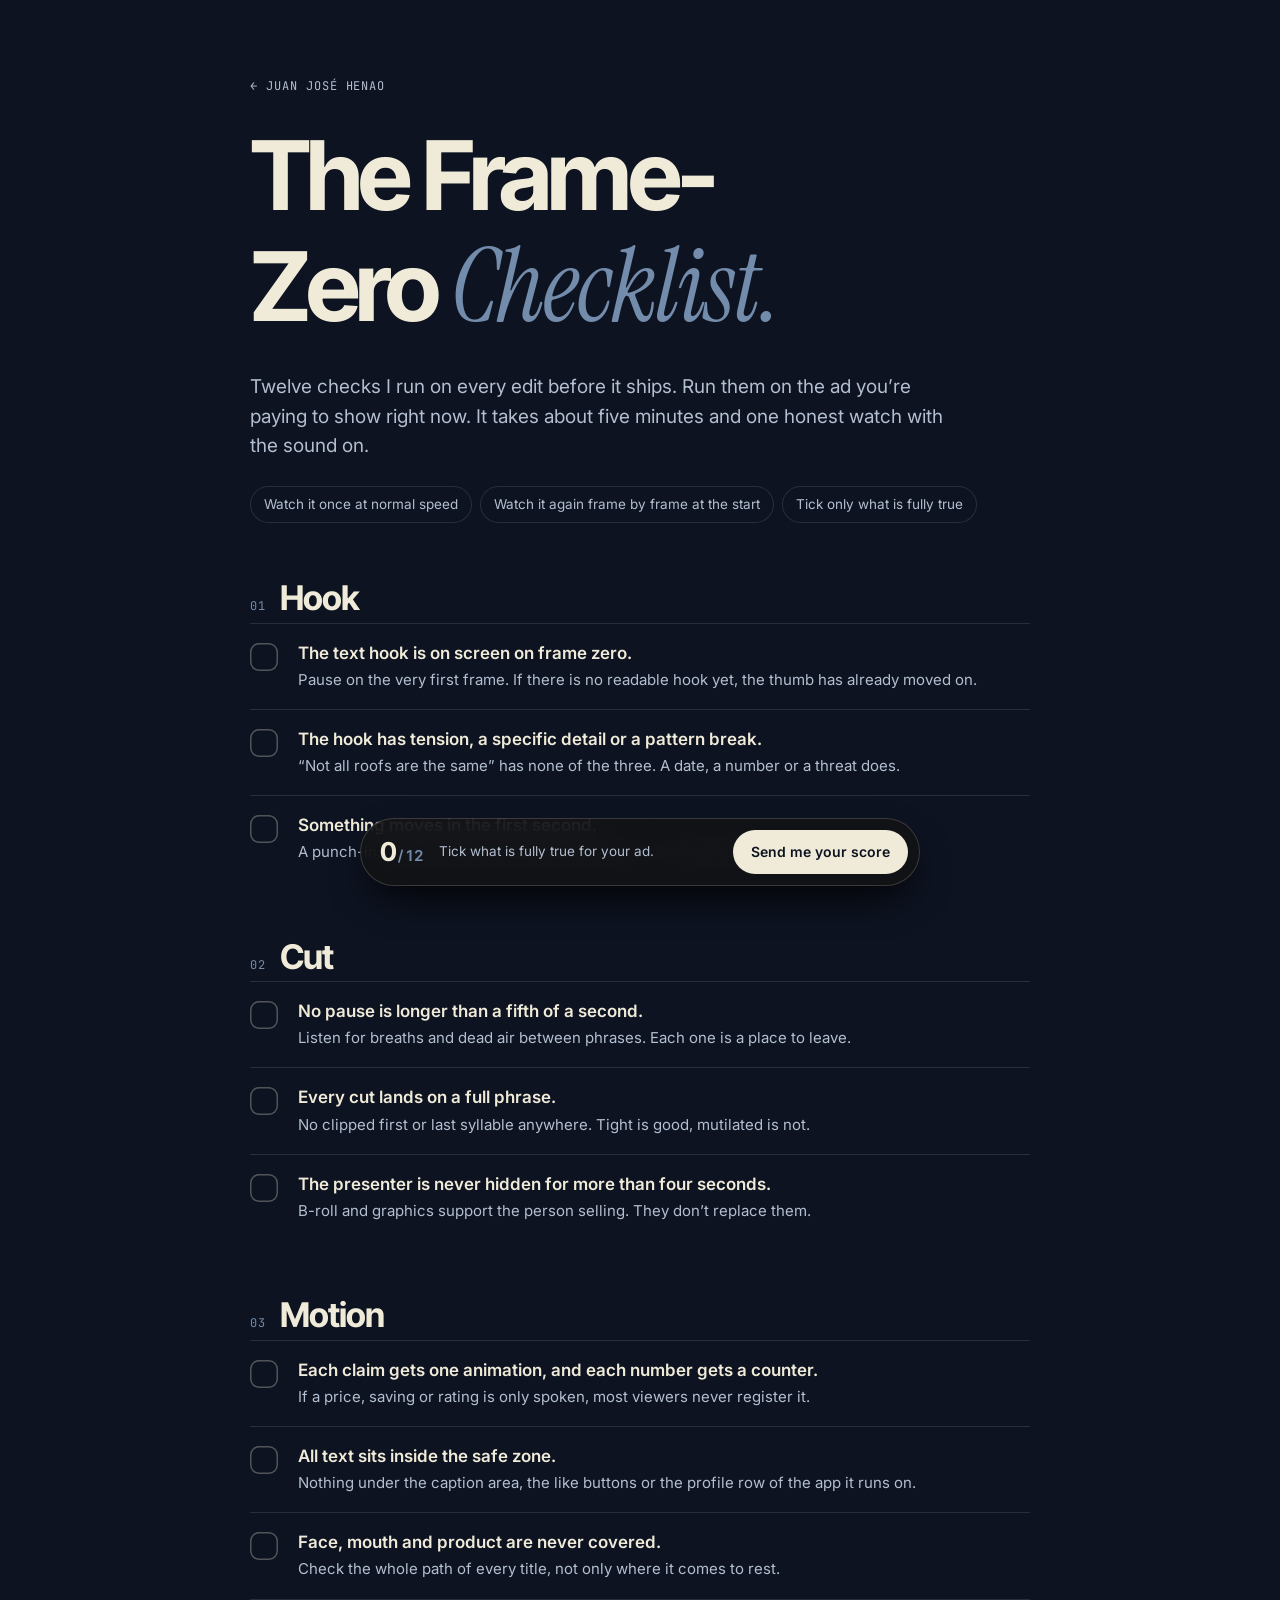
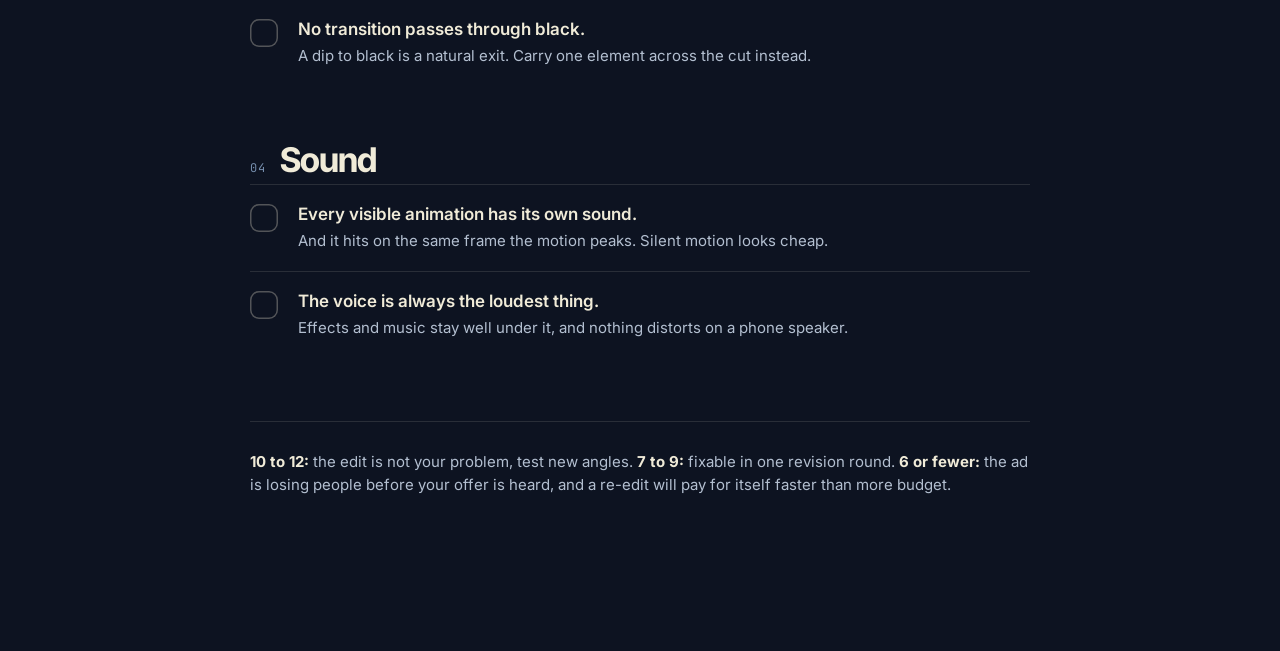
<file: checklist.html>
<!doctype html>
<html lang="en">
<head>
<meta charset="utf-8">
<meta name="viewport" content="width=device-width, initial-scale=1, viewport-fit=cover">
<title>The Frame-Zero Checklist · Juan José Henao</title>
<meta name="description" content="Twelve checks to score a short-form ad in five minutes, before you spend on it.">
<meta name="theme-color" content="#0D1321">
<link rel="icon" href="data:image/svg+xml,%3Csvg xmlns='http://www.w3.org/2000/svg' viewBox='0 0 32 32'%3E%3Crect width='32' height='32' rx='8' fill='%230D1321'/%3E%3Cpath d='M12 9v14l11-7z' fill='%23F0EBD8'/%3E%3C/svg%3E">
<link rel="preconnect" href="https://fonts.googleapis.com">
<link rel="preconnect" href="https://fonts.gstatic.com" crossorigin>
<link href="https://fonts.googleapis.com/css2?family=Inter+Tight:wght@600;700&family=Instrument+Serif:ital@1&family=Inter:wght@400;500;600&family=JetBrains+Mono:wght@400&display=swap" rel="stylesheet">
<style>
  :root { --bg:#0D1321; --bg2:#141d2e; --line:rgba(240,235,216,.12); --ink:#F0EBD8; --mute:#b3bfd0; --dim:#748CAB; --accent:#748CAB; --on:#0D1321; --ease:cubic-bezier(.16,1,.3,1); }
  * { box-sizing: border-box; }
  body { margin: 0; background: var(--bg); color: var(--ink); font: 400 16px/1.55 "Inter", system-ui, sans-serif; -webkit-font-smoothing: antialiased; }
  .wrap { max-width: 860px; margin: 0 auto; padding: clamp(28px, 6vw, 72px) clamp(16px, 5vw, 40px) 140px; }
  a { color: inherit; }
  .back { font: 400 12px/1 "JetBrains Mono", monospace; letter-spacing: .08em; text-transform: uppercase; color: var(--mute); text-decoration: none; }
  .back:hover { color: var(--ink); }
  h1 { margin: 34px 0 18px; font: 700 clamp(44px, 9vw, 96px)/.93 "Inter Tight", sans-serif; letter-spacing: -.05em; text-wrap: balance; }
  em { font: italic 400 1.06em "Instrument Serif", serif; color: var(--accent); letter-spacing: -.02em; }
  .lede { max-width: 58ch; color: var(--mute); font-size: clamp(16px, 2vw, 19px); }
  .how { display: flex; flex-wrap: wrap; gap: 8px; margin: 26px 0 0; padding: 0; list-style: none; }
  .how li { padding: 8px 14px; border-radius: 999px; font-size: 13.5px; color: var(--mute); box-shadow: inset 0 0 0 1px var(--line); }
  h2 { display: flex; align-items: baseline; gap: 14px; margin: 56px 0 6px; font: 700 clamp(24px, 3.4vw, 34px)/1.1 "Inter Tight", sans-serif; letter-spacing: -.03em; }
  h2 span { font: 400 12px/1 "JetBrains Mono", monospace; letter-spacing: .08em; color: var(--accent); }
  .item { display: grid; grid-template-columns: 34px 1fr; gap: 14px; padding: 18px 0; border-top: 1px solid var(--line); cursor: pointer; }
  .item input { position: absolute; opacity: 0; }
  .box { display: grid; place-items: center; width: 28px; height: 28px; margin-top: 1px; border-radius: 9px; box-shadow: inset 0 0 0 1.5px rgba(240,235,216,.3); transition: background .25s, box-shadow .25s, transform .35s var(--ease); }
  .box svg { width: 15px; height: 15px; fill: none; stroke: var(--on); stroke-width: 3; stroke-linecap: round; stroke-linejoin: round; stroke-dasharray: 22; stroke-dashoffset: 22; transition: stroke-dashoffset .35s var(--ease) .05s; }
  .item:hover .box { box-shadow: inset 0 0 0 1.5px var(--accent); }
  .item input:checked + .box { background: var(--accent); box-shadow: none; transform: scale(1.06); }
  .item input:checked + .box svg { stroke-dashoffset: 0; }
  .item input:focus-visible + .box { outline: 2px solid var(--accent); outline-offset: 3px; }
  .item b { display: block; font: 600 17px/1.3 "Inter", sans-serif; }
  .item p { margin: 4px 0 0; color: var(--mute); font-size: 15px; }
  .score { position: fixed; left: 50%; bottom: calc(14px + env(safe-area-inset-bottom)); transform: translateX(-50%); display: flex; align-items: center; gap: 16px; width: min(560px, calc(100vw - 24px)); padding: 12px 12px 12px 20px; border-radius: 999px; background: rgba(18,18,20,.86); backdrop-filter: blur(18px); -webkit-backdrop-filter: blur(18px); box-shadow: inset 0 0 0 1px rgba(240,235,216,.18), 0 18px 40px -12px #000; }
  .score__n { font: 700 26px/1 "Inter Tight", sans-serif; letter-spacing: -.03em; font-variant-numeric: tabular-nums; }
  .score__n small { font-size: 15px; color: var(--dim); font-weight: 600; }
  .score__t { flex: 1; min-width: 0; font-size: 13.5px; line-height: 1.3; color: var(--mute); }
  .btn { display: inline-flex; align-items: center; height: 44px; padding: 0 18px; border-radius: 999px; background: #F0EBD8; color: var(--on); font-weight: 600; font-size: 14px; text-decoration: none; white-space: nowrap; transition: transform .3s var(--ease); }
  .btn:hover { transform: translateY(-2px); }
  .end { margin-top: 64px; padding-top: 28px; border-top: 1px solid var(--line); color: var(--mute); font-size: 15px; }
  .end strong { color: var(--ink); }
  @media (max-width: 520px) { .score__t { display: none; } .score { justify-content: space-between; } }
  @media print {
    body { background: #fff; color: #111; } .score, .back { display: none; } .wrap { padding: 0; }
    .lede, .item p, .how li, .end { color: #444; } .item { break-inside: avoid; border-color: #ddd; }
    .box { box-shadow: inset 0 0 0 1.5px #999; } em, h2 span { color: #3E5C76; }
  }
</style>
</head>
<body>
<div class="wrap">
  <a class="back" href="index.html">← Juan José Henao</a>
  <h1>The Frame-Zero <em>Checklist.</em></h1>
  <p class="lede">Twelve checks I run on every edit before it ships. Run them on the ad you’re paying to show right now. It takes about five minutes and one honest watch with the sound on.</p>
  <ul class="how">
    <li>Watch it once at normal speed</li><li>Watch it again frame by frame at the start</li><li>Tick only what is fully true</li>
  </ul>

  <h2><span>01</span>Hook</h2>
  <label class="item"><input type="checkbox"><span class="box"><svg viewBox="0 0 24 24"><path d="M5 12.5l4.5 4.5L19 7.5"/></svg></span><span><b>The text hook is on screen on frame zero.</b><p>Pause on the very first frame. If there is no readable hook yet, the thumb has already moved on.</p></span></label>
  <label class="item"><input type="checkbox"><span class="box"><svg viewBox="0 0 24 24"><path d="M5 12.5l4.5 4.5L19 7.5"/></svg></span><span><b>The hook has tension, a specific detail or a pattern break.</b><p>“Not all roofs are the same” has none of the three. A date, a number or a threat does.</p></span></label>
  <label class="item"><input type="checkbox"><span class="box"><svg viewBox="0 0 24 24"><path d="M5 12.5l4.5 4.5L19 7.5"/></svg></span><span><b>Something moves in the first second.</b><p>A punch-in, a title landing, a hand entering frame. A still talking head reads as a photo.</p></span></label>

  <h2><span>02</span>Cut</h2>
  <label class="item"><input type="checkbox"><span class="box"><svg viewBox="0 0 24 24"><path d="M5 12.5l4.5 4.5L19 7.5"/></svg></span><span><b>No pause is longer than a fifth of a second.</b><p>Listen for breaths and dead air between phrases. Each one is a place to leave.</p></span></label>
  <label class="item"><input type="checkbox"><span class="box"><svg viewBox="0 0 24 24"><path d="M5 12.5l4.5 4.5L19 7.5"/></svg></span><span><b>Every cut lands on a full phrase.</b><p>No clipped first or last syllable anywhere. Tight is good, mutilated is not.</p></span></label>
  <label class="item"><input type="checkbox"><span class="box"><svg viewBox="0 0 24 24"><path d="M5 12.5l4.5 4.5L19 7.5"/></svg></span><span><b>The presenter is never hidden for more than four seconds.</b><p>B-roll and graphics support the person selling. They don’t replace them.</p></span></label>

  <h2><span>03</span>Motion</h2>
  <label class="item"><input type="checkbox"><span class="box"><svg viewBox="0 0 24 24"><path d="M5 12.5l4.5 4.5L19 7.5"/></svg></span><span><b>Each claim gets one animation, and each number gets a counter.</b><p>If a price, saving or rating is only spoken, most viewers never register it.</p></span></label>
  <label class="item"><input type="checkbox"><span class="box"><svg viewBox="0 0 24 24"><path d="M5 12.5l4.5 4.5L19 7.5"/></svg></span><span><b>All text sits inside the safe zone.</b><p>Nothing under the caption area, the like buttons or the profile row of the app it runs on.</p></span></label>
  <label class="item"><input type="checkbox"><span class="box"><svg viewBox="0 0 24 24"><path d="M5 12.5l4.5 4.5L19 7.5"/></svg></span><span><b>Face, mouth and product are never covered.</b><p>Check the whole path of every title, not only where it comes to rest.</p></span></label>
  <label class="item"><input type="checkbox"><span class="box"><svg viewBox="0 0 24 24"><path d="M5 12.5l4.5 4.5L19 7.5"/></svg></span><span><b>No transition passes through black.</b><p>A dip to black is a natural exit. Carry one element across the cut instead.</p></span></label>

  <h2><span>04</span>Sound</h2>
  <label class="item"><input type="checkbox"><span class="box"><svg viewBox="0 0 24 24"><path d="M5 12.5l4.5 4.5L19 7.5"/></svg></span><span><b>Every visible animation has its own sound.</b><p>And it hits on the same frame the motion peaks. Silent motion looks cheap.</p></span></label>
  <label class="item"><input type="checkbox"><span class="box"><svg viewBox="0 0 24 24"><path d="M5 12.5l4.5 4.5L19 7.5"/></svg></span><span><b>The voice is always the loudest thing.</b><p>Effects and music stay well under it, and nothing distorts on a phone speaker.</p></span></label>

  <p class="end"><strong>10 to 12:</strong> the edit is not your problem, test new angles. <strong>7 to 9:</strong> fixable in one revision round. <strong>6 or fewer:</strong> the ad is losing people before your offer is heard, and a re-edit will pay for itself faster than more budget.</p>
</div>

<div class="score">
  <span class="score__n"><span id="n">0</span><small> / 12</small></span>
  <span class="score__t" id="t">Tick what is fully true for your ad.</span>
  <a class="btn" id="wa" data-track="email-checklist" href="#">Send me your score</a>
</div>

<script src="assets/js/track.js"></script>
<script>
  const boxes = [...document.querySelectorAll("input")], n = document.getElementById("n"), t = document.getElementById("t"), wa = document.getElementById("wa");
  function update() {
    const s = boxes.filter((b) => b.checked).length;
    n.textContent = s;
    t.textContent = s >= 10 ? "The edit holds up. Time to test new angles." : s >= 7 ? "Fixable in one revision round." : s > 0 ? "It is losing people before the offer lands." : "Tick what is fully true for your ad.";
    wa.href = JJ.mail("My Frame-Zero score: " + s + "/12", "Hi Juan, my ad scored " + s + "/12 on the Frame-Zero Checklist. Can you take a look?", "checklist");
  }
  boxes.forEach((b) => b.addEventListener("change", update)); update(); JJ.track("open-checklist");
</script>
</body>
</html>
</file>
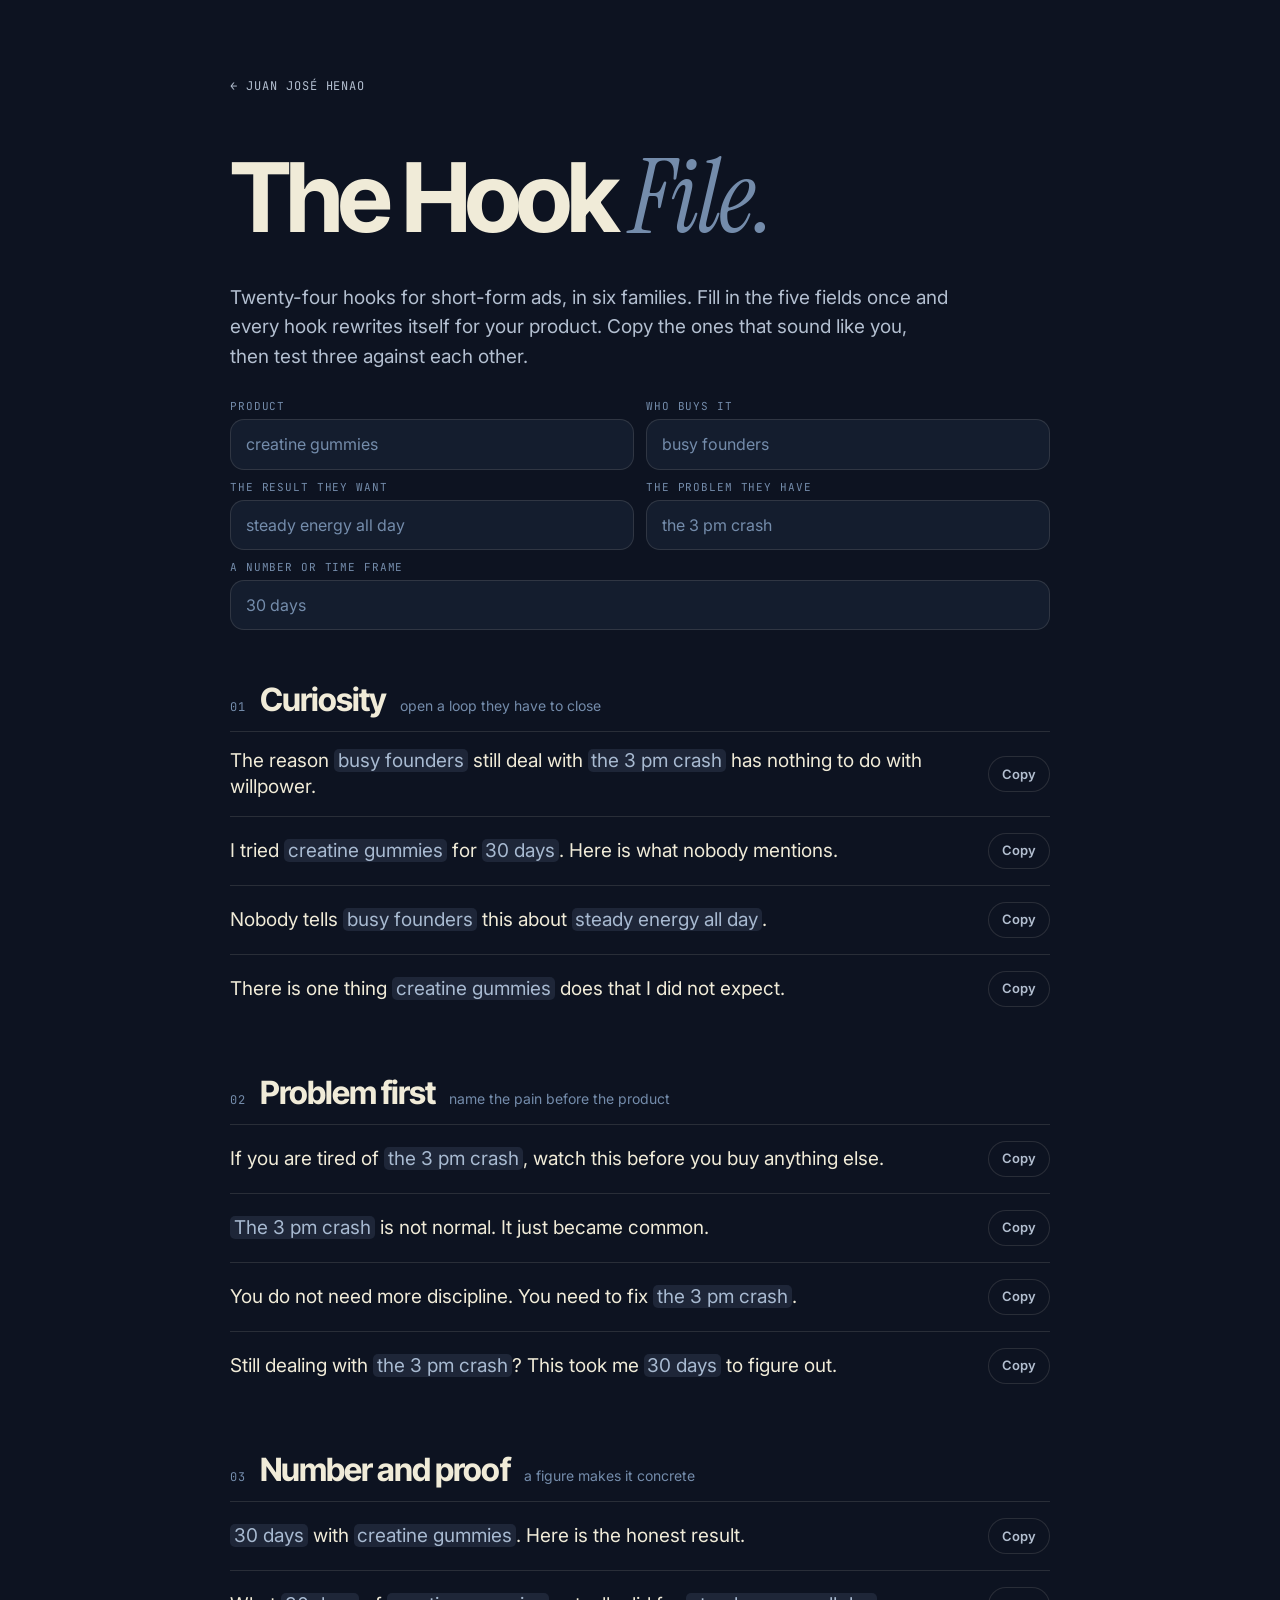
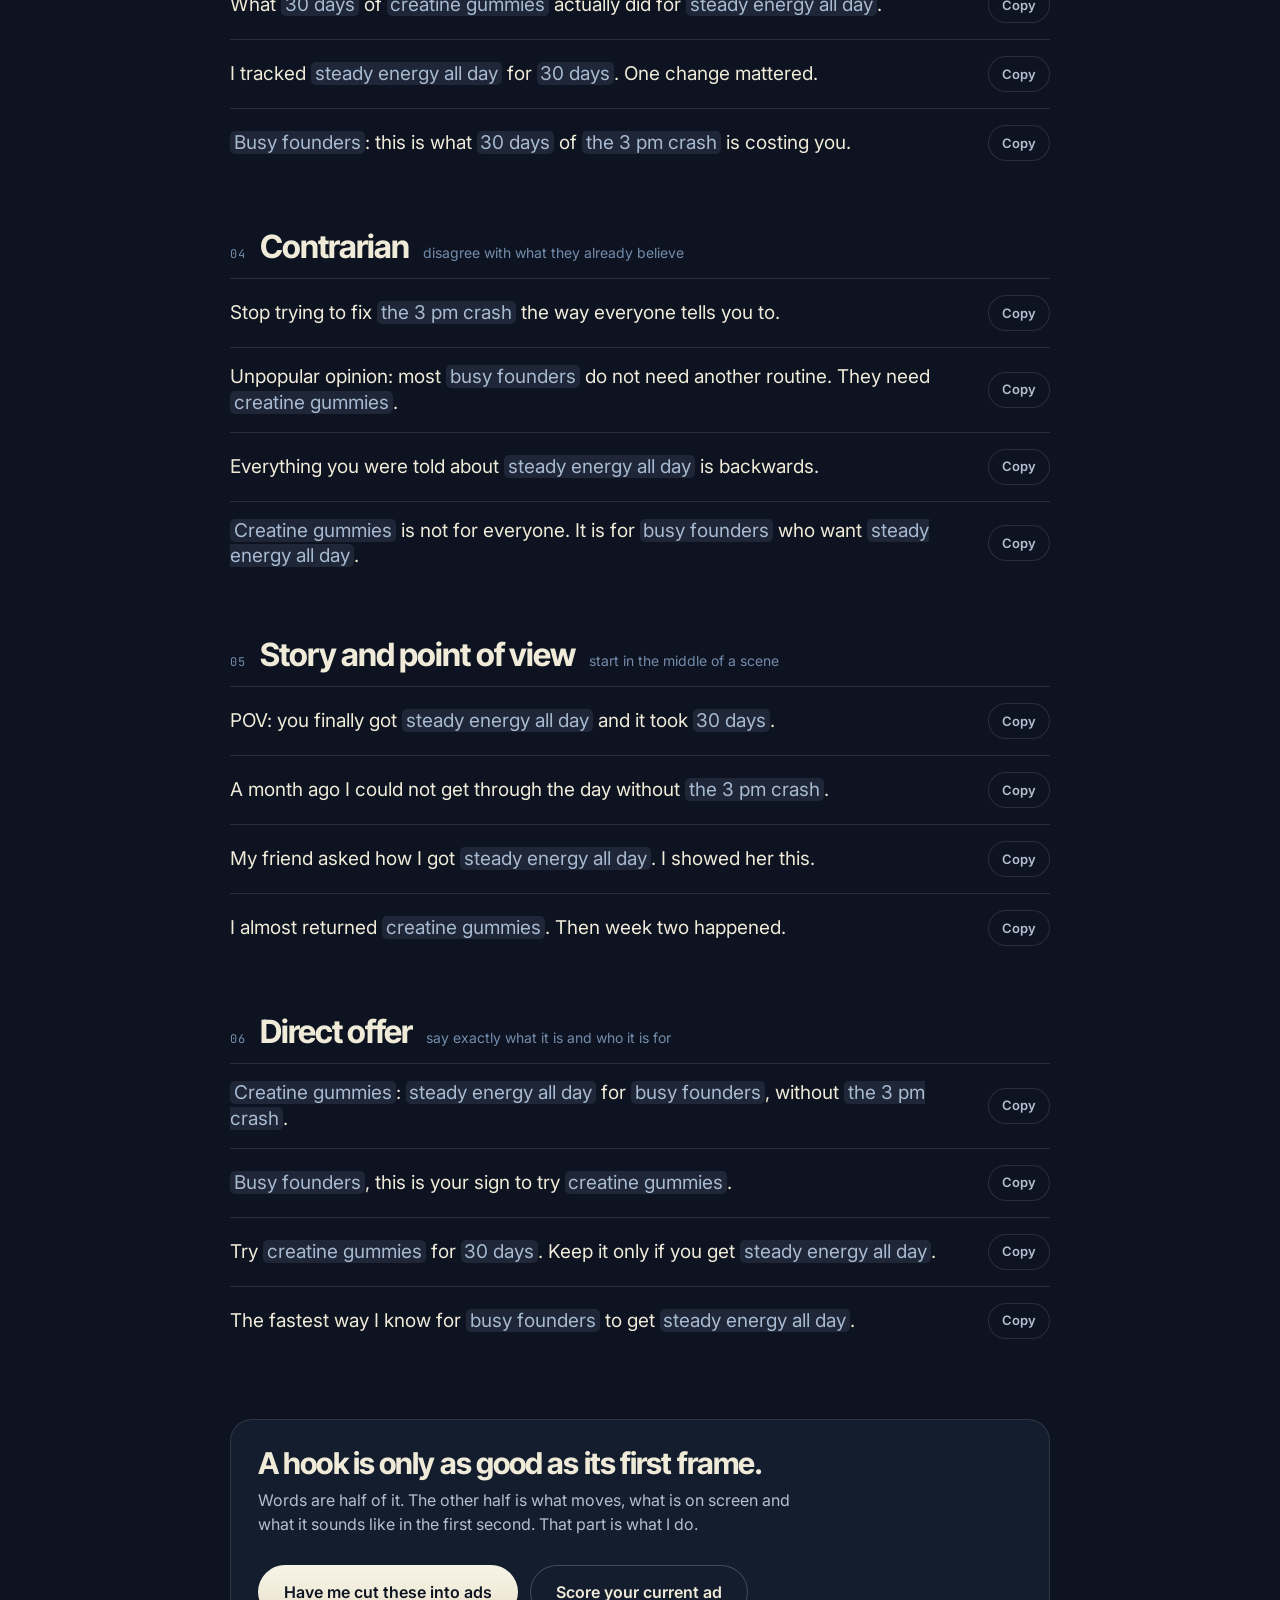
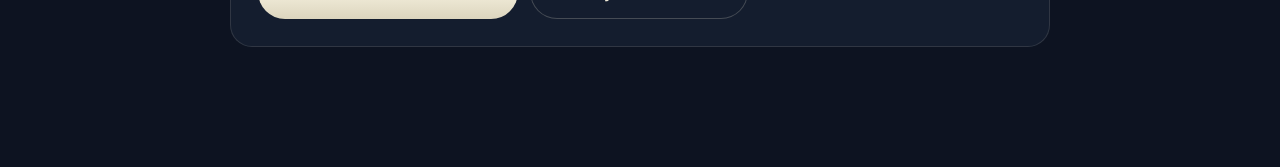
<file: hooks.html>
<!doctype html>
<html lang="en">
<head>
<meta charset="utf-8">
<meta name="viewport" content="width=device-width, initial-scale=1, viewport-fit=cover">
<title>The Hook File: 24 fill-in-the-blank ad hooks · Juan José Henao</title>
<meta name="description" content="24 fill-in-the-blank hooks for short-form ads, in six families. Type your product and audience, copy the hooks that fit.">
<meta name="theme-color" content="#0D1321">
<link rel="icon" href="data:image/svg+xml,%3Csvg xmlns='http://www.w3.org/2000/svg' viewBox='0 0 32 32'%3E%3Crect width='32' height='32' rx='8' fill='%230D1321'/%3E%3Cpath d='M12 9v14l11-7z' fill='%23F0EBD8'/%3E%3C/svg%3E">
<link rel="preconnect" href="https://fonts.googleapis.com">
<link rel="preconnect" href="https://fonts.gstatic.com" crossorigin>
<link href="https://fonts.googleapis.com/css2?family=Inter+Tight:wght@600;700&family=Instrument+Serif:ital@1&family=Inter:wght@400;500;600&family=JetBrains+Mono:wght@400&display=swap" rel="stylesheet">
<link rel="stylesheet" href="assets/css/tool.css">
</head>
<body>
<div class="wrap">
  <a class="back" href="index.html">← Juan José Henao</a>
  <h1>The Hook <em>File.</em></h1>
  <p class="lede">Twenty-four hooks for short-form ads, in six families. Fill in the five fields once and every hook rewrites itself for your product. Copy the ones that sound like you, then test three against each other.</p>

  <div class="fields">
    <label class="field"><span>Product</span><input data-k="product" placeholder="creatine gummies" autocomplete="off"></label>
    <label class="field"><span>Who buys it</span><input data-k="audience" placeholder="busy founders" autocomplete="off"></label>
    <label class="field"><span>The result they want</span><input data-k="result" placeholder="steady energy all day" autocomplete="off"></label>
    <label class="field"><span>The problem they have</span><input data-k="pain" placeholder="the 3 pm crash" autocomplete="off"></label>
    <label class="field field--wide"><span>A number or time frame</span><input data-k="number" placeholder="30 days" autocomplete="off"></label>
  </div>

  <div id="list"></div>

  <div class="end">
    <h3>A hook is only as good as its first frame.</h3>
    <p>Words are half of it. The other half is what moves, what is on screen and what it sounds like in the first second. That part is what I do.</p>
    <div class="row">
      <a class="btn btn--accent" id="wa" data-track="email-hooks" href="#">Have me cut these into ads</a>
      <a class="btn btn--ghost" href="checklist.html" data-track="open-checklist">Score your current ad</a>
    </div>
  </div>
</div>

<script src="assets/js/track.js"></script>
<script>
  const FAMILIES = [
    ["Curiosity", "open a loop they have to close", [
      "The reason {audience} still deal with {pain} has nothing to do with willpower.",
      "I tried {product} for {number}. Here is what nobody mentions.",
      "Nobody tells {audience} this about {result}.",
      "There is one thing {product} does that I did not expect.",
    ]],
    ["Problem first", "name the pain before the product", [
      "If you are tired of {pain}, watch this before you buy anything else.",
      "{pain} is not normal. It just became common.",
      "You do not need more discipline. You need to fix {pain}.",
      "Still dealing with {pain}? This took me {number} to figure out.",
    ]],
    ["Number and proof", "a figure makes it concrete", [
      "{number} with {product}. Here is the honest result.",
      "What {number} of {product} actually did for {result}.",
      "I tracked {result} for {number}. One change mattered.",
      "{audience}: this is what {number} of {pain} is costing you.",
    ]],
    ["Contrarian", "disagree with what they already believe", [
      "Stop trying to fix {pain} the way everyone tells you to.",
      "Unpopular opinion: most {audience} do not need another routine. They need {product}.",
      "Everything you were told about {result} is backwards.",
      "{product} is not for everyone. It is for {audience} who want {result}.",
    ]],
    ["Story and point of view", "start in the middle of a scene", [
      "POV: you finally got {result} and it took {number}.",
      "A month ago I could not get through the day without {pain}.",
      "My friend asked how I got {result}. I showed her this.",
      "I almost returned {product}. Then week two happened.",
    ]],
    ["Direct offer", "say exactly what it is and who it is for", [
      "{product}: {result} for {audience}, without {pain}.",
      "{audience}, this is your sign to try {product}.",
      "Try {product} for {number}. Keep it only if you get {result}.",
      "The fastest way I know for {audience} to get {result}.",
    ]],
  ];
  const fields = [...document.querySelectorAll("[data-k]")];
  const val = (k) => fields.find((f) => f.dataset.k === k).value.trim();
  const esc = (s) => s.replace(/[&<>"]/g, (c) => ({ "&": "&amp;", "<": "&lt;", ">": "&gt;", '"': "&quot;" }[c]));
  const cap = (s) => s.charAt(0).toUpperCase() + s.slice(1);
  const fill = (tpl, html) => {
    const out = tpl.replace(/\{(\w+)\}/g, (_, k) => {
      const v = val(k);
      if (!html) return v || `[${k}]`;
      return `<mark class="${v ? "is-set" : ""}">${esc(v || fields.find((f) => f.dataset.k === k).placeholder)}</mark>`;
    });
    return html ? out.replace(/^(<mark[^>]*>)?(.)/, (m, a, c) => (a || "") + c.toUpperCase()) : cap(out);
  };
  const list = document.getElementById("list");
  function render() {
    let n = 0;
    list.innerHTML = FAMILIES.map(([name, why, tpls], i) => `
      <h2><span>${String(i + 1).padStart(2, "0")}</span>${name} <small>${why}</small></h2>
      ${tpls.map((t) => `<div class="hook"><p>${fill(t, true)}</p><button class="copy" type="button" data-i="${n++}">Copy</button></div>`).join("")}`).join("");
  }
  const all = FAMILIES.flatMap((f) => f[2]);
  list.addEventListener("click", async (e) => {
    const b = e.target.closest(".copy"); if (!b) return;
    const text = fill(all[+b.dataset.i], false);
    try { await navigator.clipboard.writeText(text); } catch { const ta = Object.assign(document.createElement("textarea"), { value: text }); document.body.append(ta); ta.select(); document.execCommand("copy"); ta.remove(); }
    b.textContent = "Copied"; b.classList.add("is-done"); JJ.track("copy-hook");
    setTimeout(() => { b.textContent = "Copy"; b.classList.remove("is-done"); }, 1400);
  });
  fields.forEach((f) => f.addEventListener("input", () => { render(); wa(); }));
  function wa() {
    const p = val("product");
    document.getElementById("wa").href = JJ.mail("Hooks into ads", `Hi Juan, I used the Hook File${p ? ` for ${p}` : ""} and want to turn the best hooks into ads.`, "hook-file");
  }
  render(); wa(); JJ.track("open-hook-file");
</script>
</body>
</html>
</file>
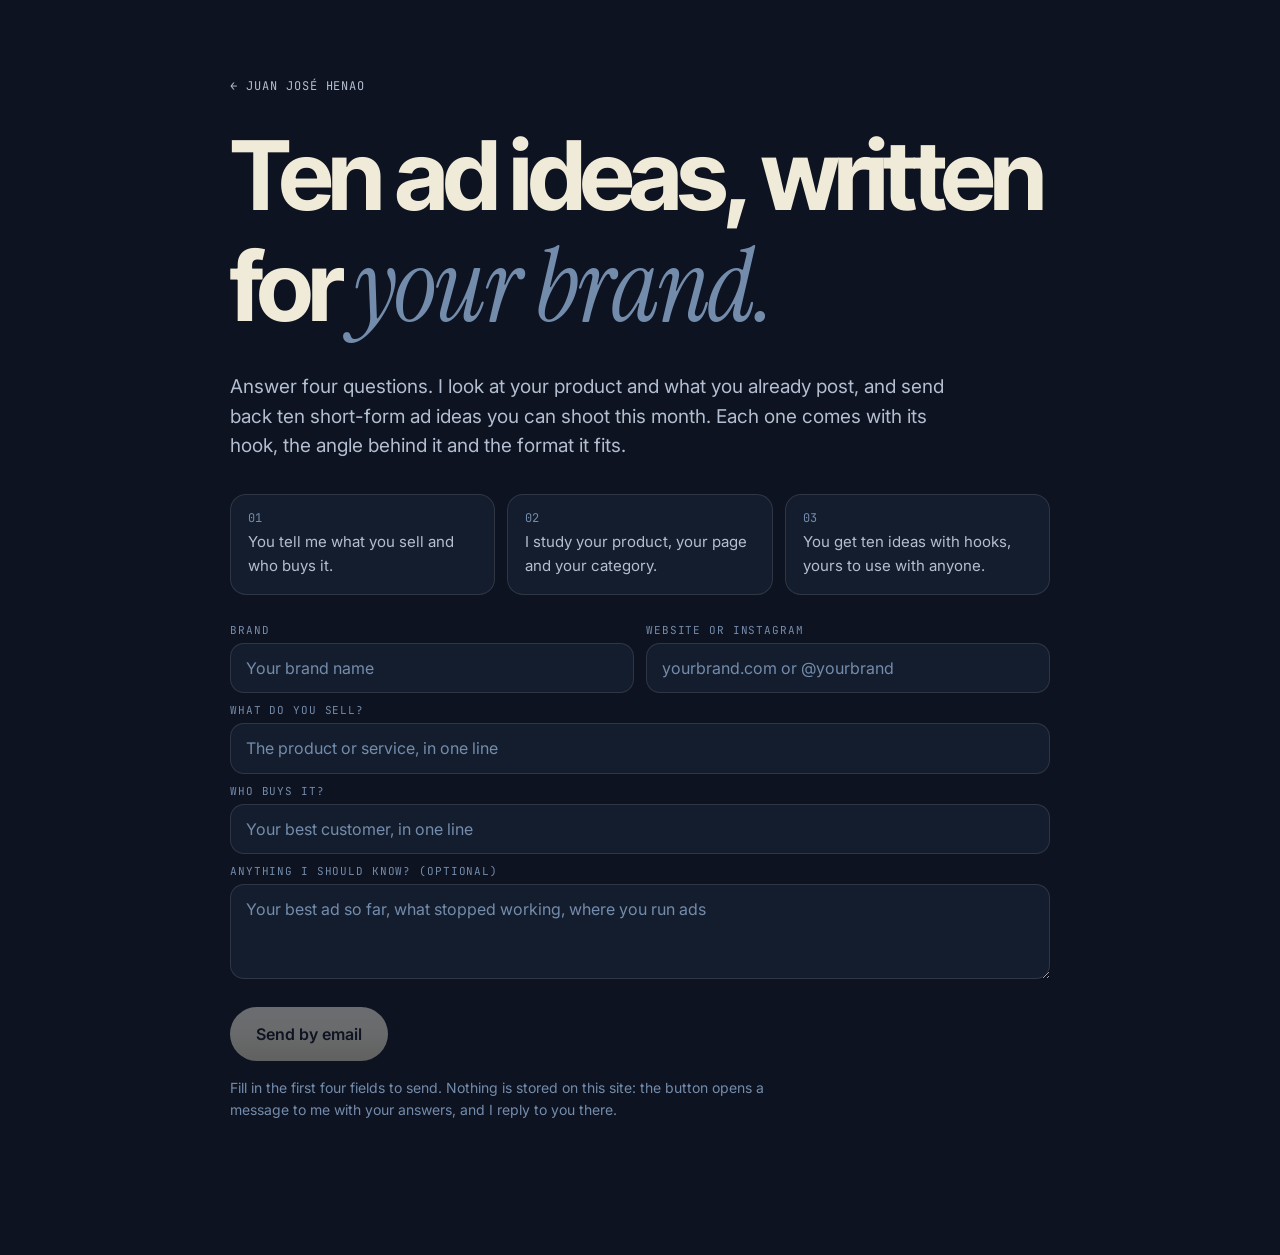
<file: ideas.html>
<!doctype html>
<html lang="en">
<head>
<meta charset="utf-8">
<meta name="viewport" content="width=device-width, initial-scale=1, viewport-fit=cover">
<title>10 ad ideas written for your brand · Juan José Henao</title>
<meta name="description" content="Tell me what you sell and who buys it. I send back ten short-form ad ideas written for your product, each with its hook.">
<meta name="theme-color" content="#0D1321">
<link rel="icon" href="data:image/svg+xml,%3Csvg xmlns='http://www.w3.org/2000/svg' viewBox='0 0 32 32'%3E%3Crect width='32' height='32' rx='8' fill='%230D1321'/%3E%3Cpath d='M12 9v14l11-7z' fill='%23F0EBD8'/%3E%3C/svg%3E">
<link rel="preconnect" href="https://fonts.googleapis.com">
<link rel="preconnect" href="https://fonts.gstatic.com" crossorigin>
<link href="https://fonts.googleapis.com/css2?family=Inter+Tight:wght@600;700&family=Instrument+Serif:ital@1&family=Inter:wght@400;500;600&family=JetBrains+Mono:wght@400&display=swap" rel="stylesheet">
<link rel="stylesheet" href="assets/css/tool.css">
</head>
<body>
<div class="wrap">
  <a class="back" href="index.html">← Juan José Henao</a>
  <h1>Ten ad ideas, written for <em>your brand.</em></h1>
  <p class="lede">Answer four questions. I look at your product and what you already post, and send back ten short-form ad ideas you can shoot this month. Each one comes with its hook, the angle behind it and the format it fits.</p>

  <ol class="steps">
    <li><b>01</b>You tell me what you sell and who buys it.</li>
    <li><b>02</b>I study your product, your page and your category.</li>
    <li><b>03</b>You get ten ideas with hooks, yours to use with anyone.</li>
  </ol>

  <form id="form" novalidate>
    <div class="fields">
      <label class="field"><span>Brand</span><input name="brand" placeholder="Your brand name" autocomplete="organization" required></label>
      <label class="field"><span>Website or Instagram</span><input name="link" placeholder="yourbrand.com or @yourbrand" autocomplete="url" required></label>
      <label class="field field--wide"><span>What do you sell?</span><input name="product" placeholder="The product or service, in one line" required></label>
      <label class="field field--wide"><span>Who buys it?</span><input name="audience" placeholder="Your best customer, in one line" required></label>
      <label class="field field--wide"><span>Anything I should know? (optional)</span><textarea name="notes" rows="3" placeholder="Your best ad so far, what stopped working, where you run ads"></textarea></label>
    </div>
    <div class="row">
      <a class="btn btn--accent" id="mail" href="#" aria-disabled="true">Send by email</a>
    </div>
    <p class="note" id="note">Fill in the first four fields to send. Nothing is stored on this site: the button opens a message to me with your answers, and I reply to you there.</p>
  </form>
</div>

<script src="assets/js/track.js"></script>
<script>
  const form = document.getElementById("form"), mail = document.getElementById("mail");
  const get = (n) => form.elements[n].value.trim();
  function update() {
    const ok = ["brand", "link", "product", "audience"].every(get);
    const body = [
      "Hi Juan, I'd like the 10 ad ideas for my brand.",
      "",
      `Brand: ${get("brand")}`,
      `Link: ${get("link")}`,
      `We sell: ${get("product")}`,
      `Who buys: ${get("audience")}`,
      get("notes") ? `Notes: ${get("notes")}` : "",
    ].filter((l, i) => l || i === 1).join("\n");
    mail.href = JJ.mail(`10 ad ideas for ${get("brand") || "my brand"}`, body, "10-ideas");
    [mail].forEach((b) => b.setAttribute("aria-disabled", ok ? "false" : "true"));
  }
  form.addEventListener("input", update);
  mail.addEventListener("click", () => JJ.track("lead-10-ideas", { via: "email", brand: get("brand"), link: get("link") }));
  update(); JJ.track("open-10-ideas");
</script>
</body>
</html>
</file>
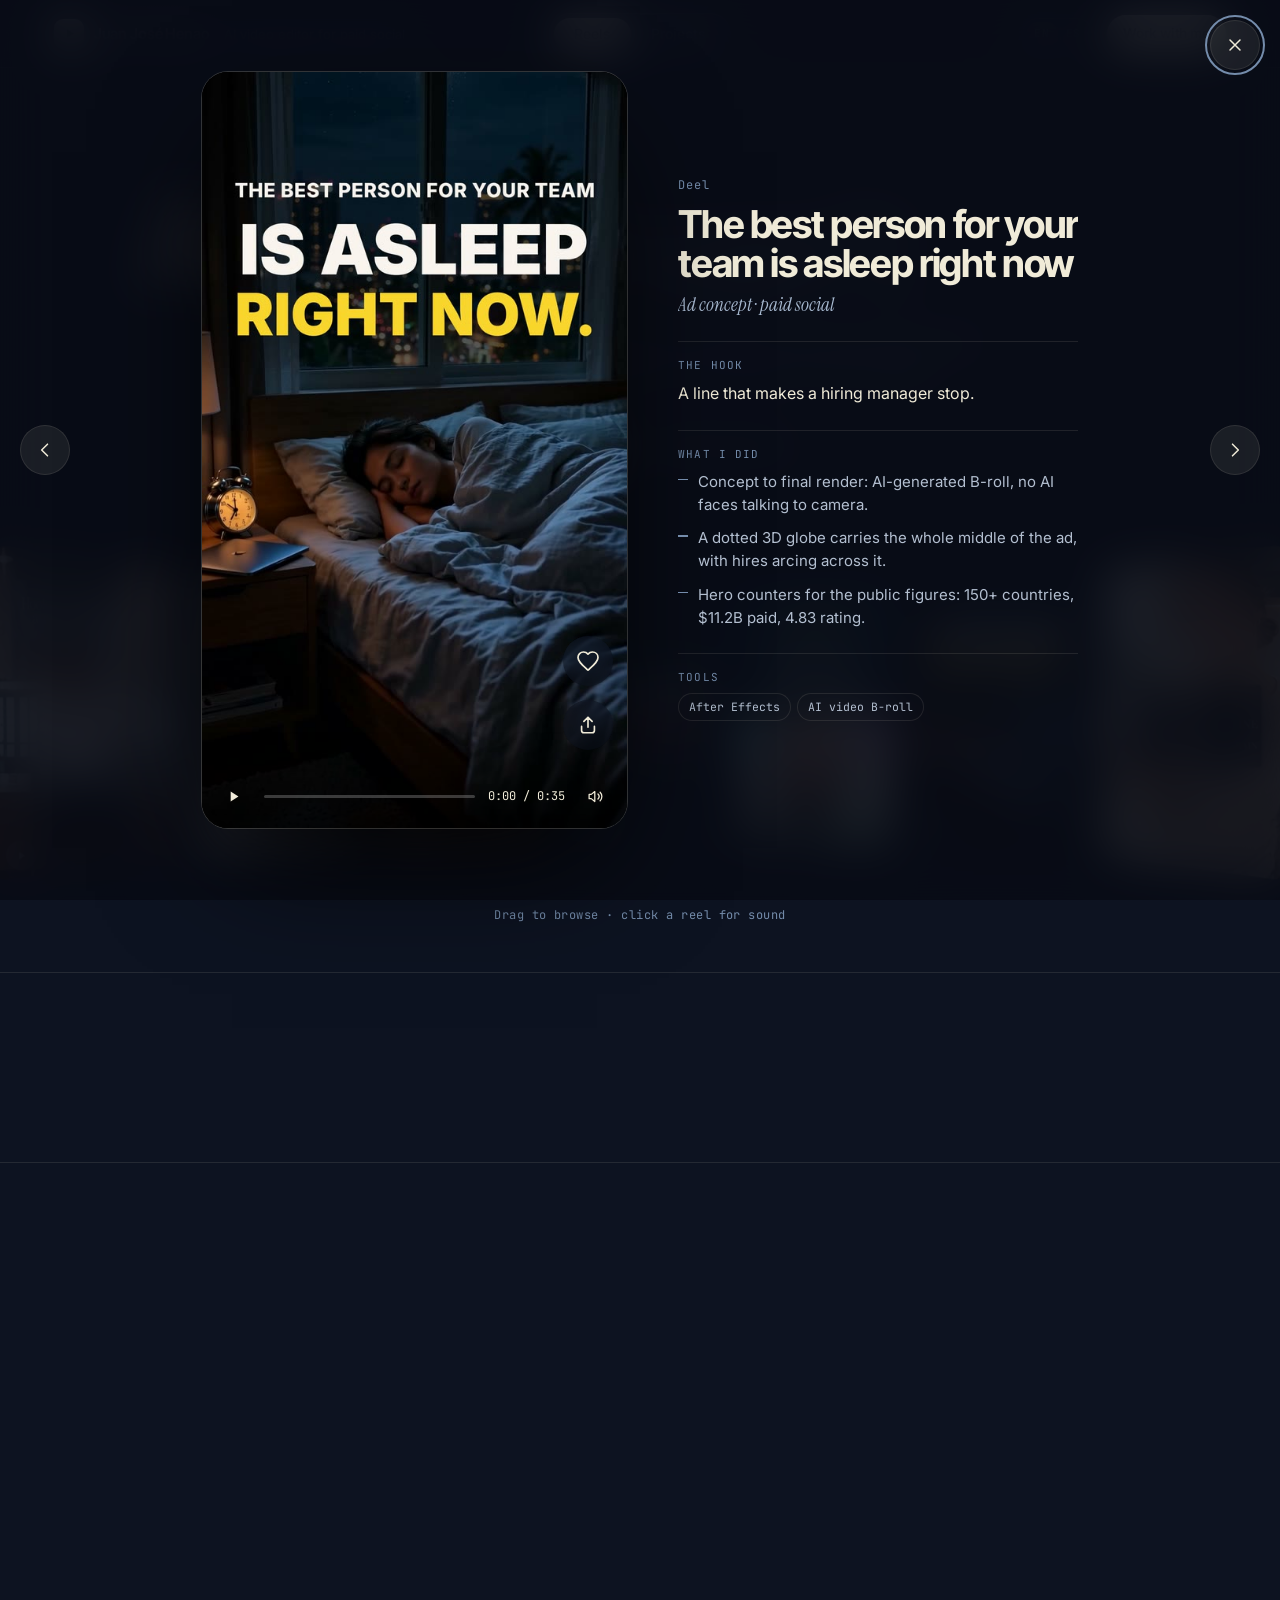
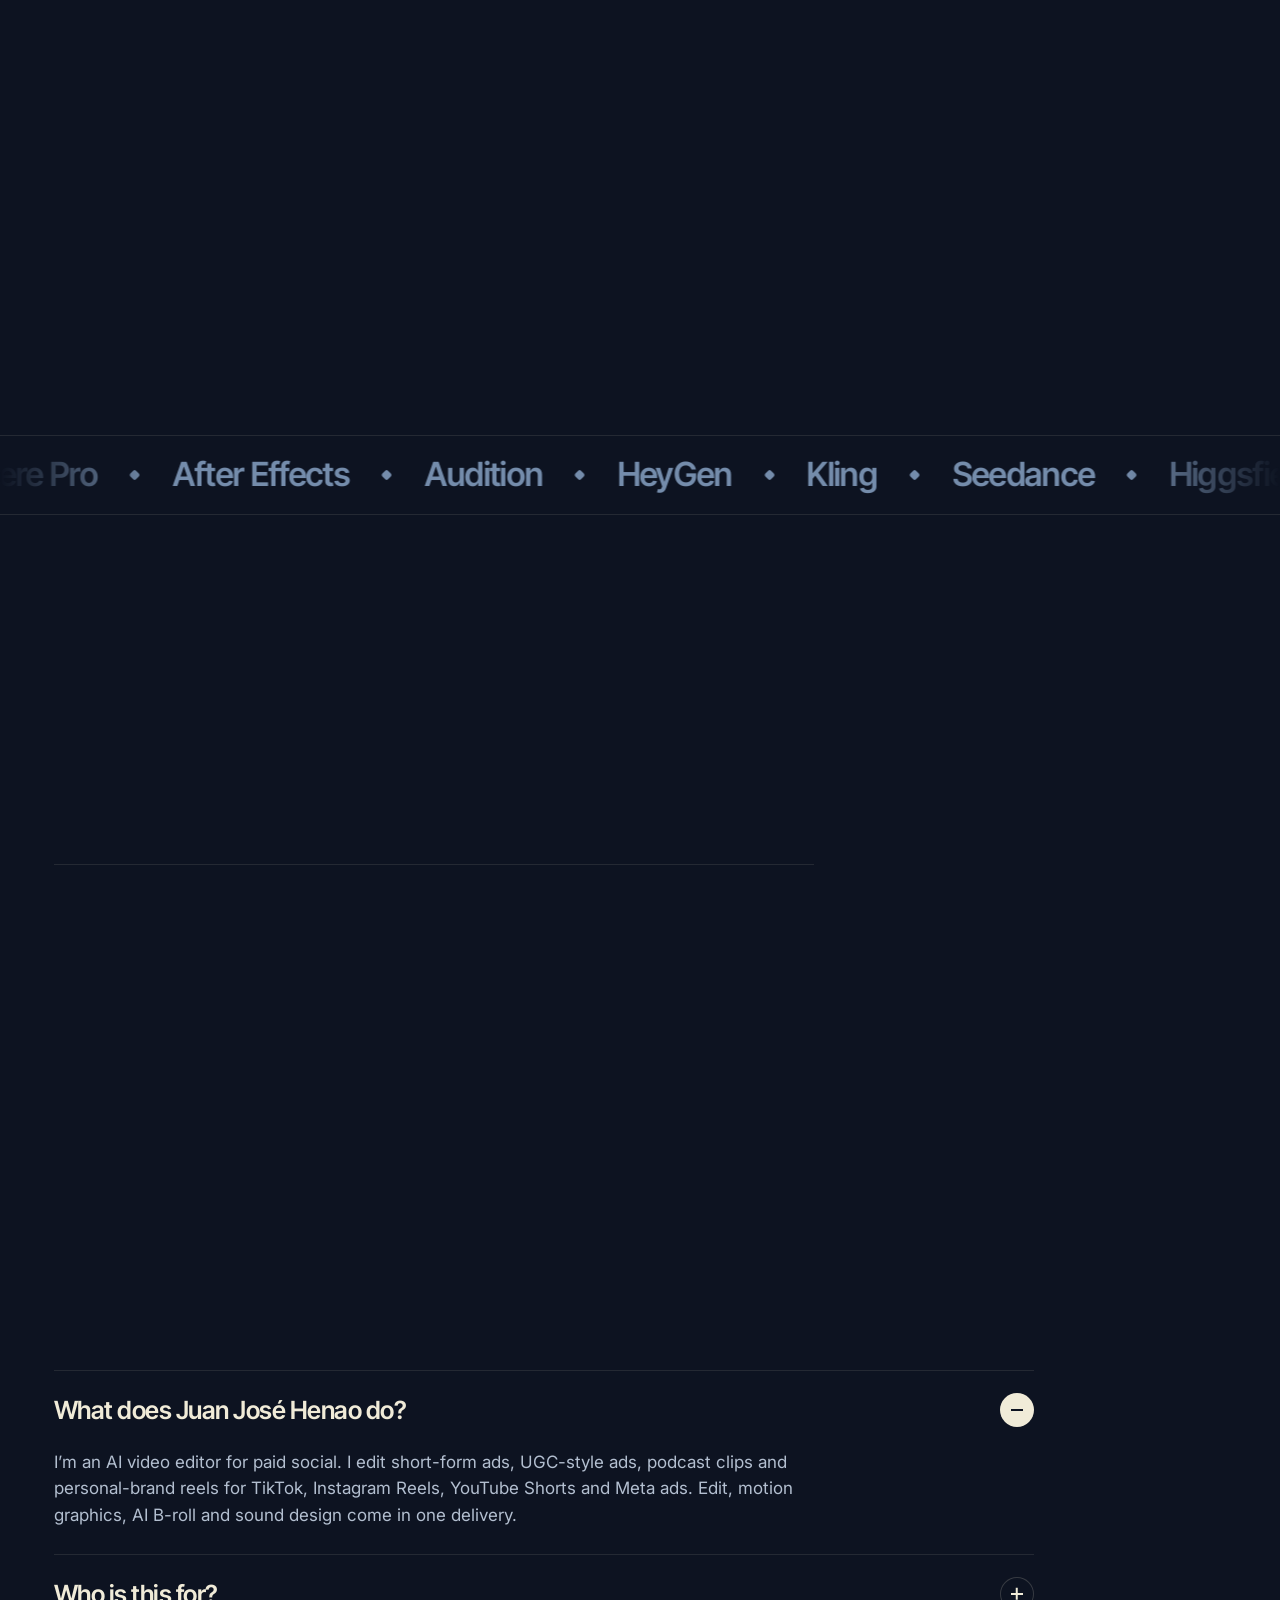
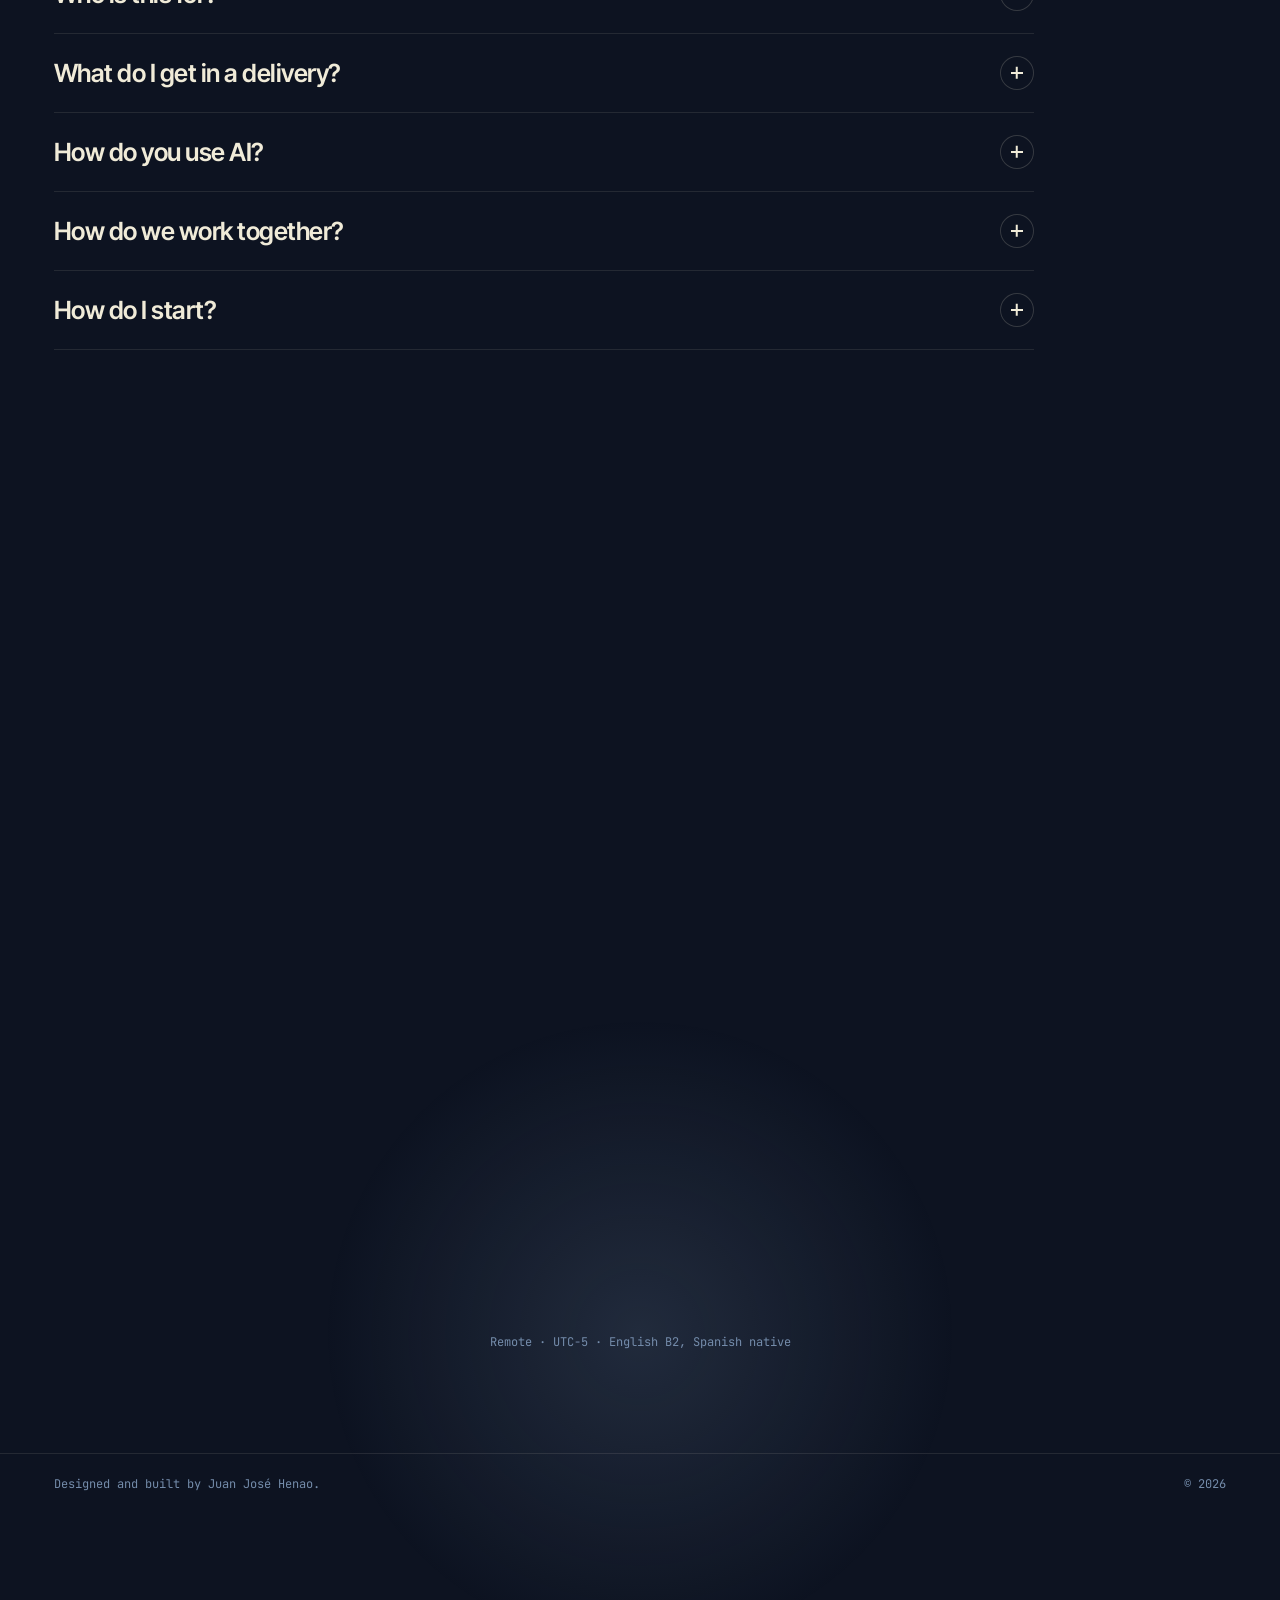
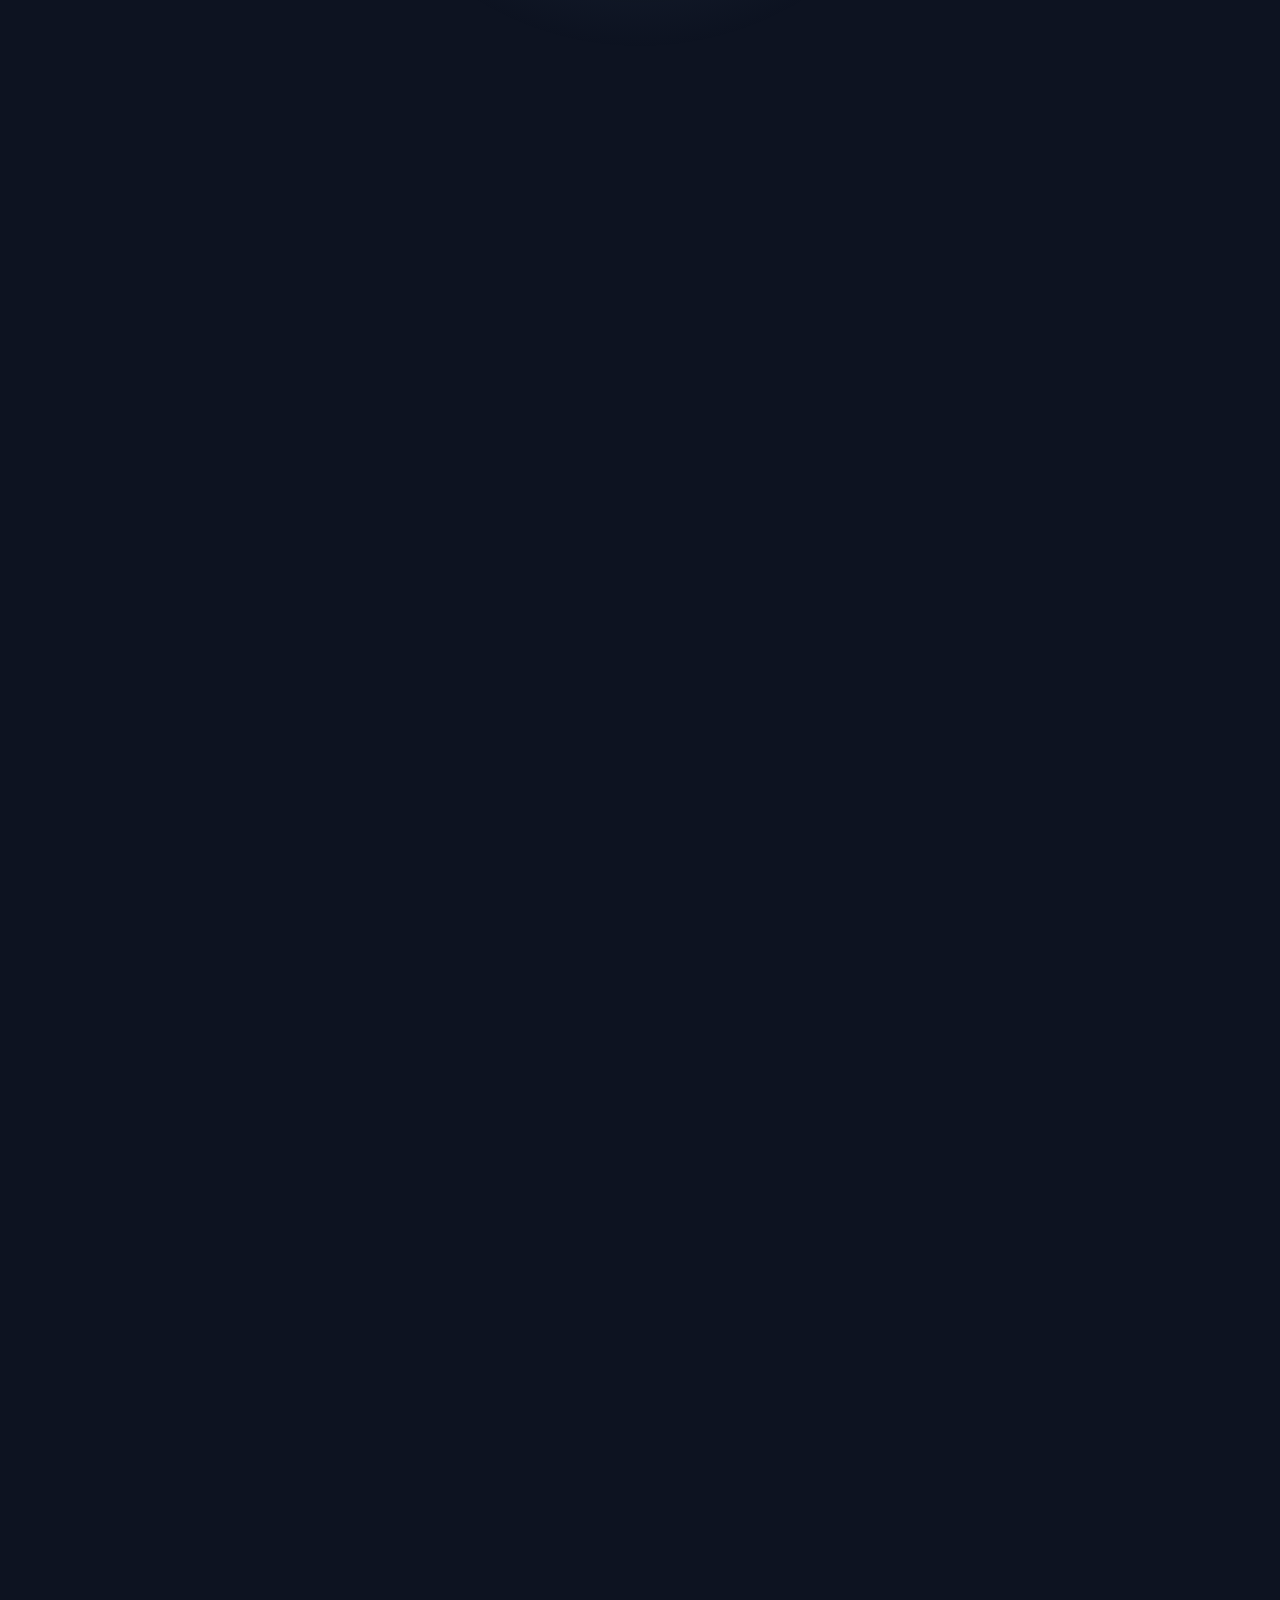
<file: r/deel.html>
<!doctype html>
<html lang="en">
<head>
<meta charset="utf-8">
<meta name="viewport" content="width=device-width, initial-scale=1">
<title>The best person for your team is asleep right now · Deel · Juan José Henao</title>
<meta name="description" content="Ad concept · paid social. A line that makes a hiring manager stop.">
<link rel="canonical" href="https://juanhenao.pages.dev/r/deel">
<meta property="og:type" content="video.other">
<meta property="og:site_name" content="Juan José Henao · AI Video Editor">
<meta property="og:title" content="The best person for your team is asleep right now · Deel">
<meta property="og:description" content="Ad concept · paid social. A line that makes a hiring manager stop.">
<meta property="og:url" content="https://juanhenao.pages.dev/r/deel">
<meta property="og:image" content="https://juanhenao.pages.dev/assets/poster/deel.jpg">
<meta property="og:image:width" content="720">
<meta property="og:image:height" content="1280">
<meta property="og:video" content="https://juanhenao.pages.dev/assets/video/deel.mp4">
<meta property="og:video:type" content="video/mp4">
<meta name="twitter:card" content="summary_large_image">
<meta name="theme-color" content="#0D1321">
<meta http-equiv="refresh" content="0; url=../?reel=deel">
<style>body{margin:0;min-height:100vh;display:grid;place-items:center;background:#0D1321;color:#F0EBD8;font:500 16px/1.5 system-ui,sans-serif}a{color:#F0EBD8}</style>
</head>
<body><a href="../?reel=deel">The best person for your team is asleep right now · Deel →</a></body>
</html>
</file>
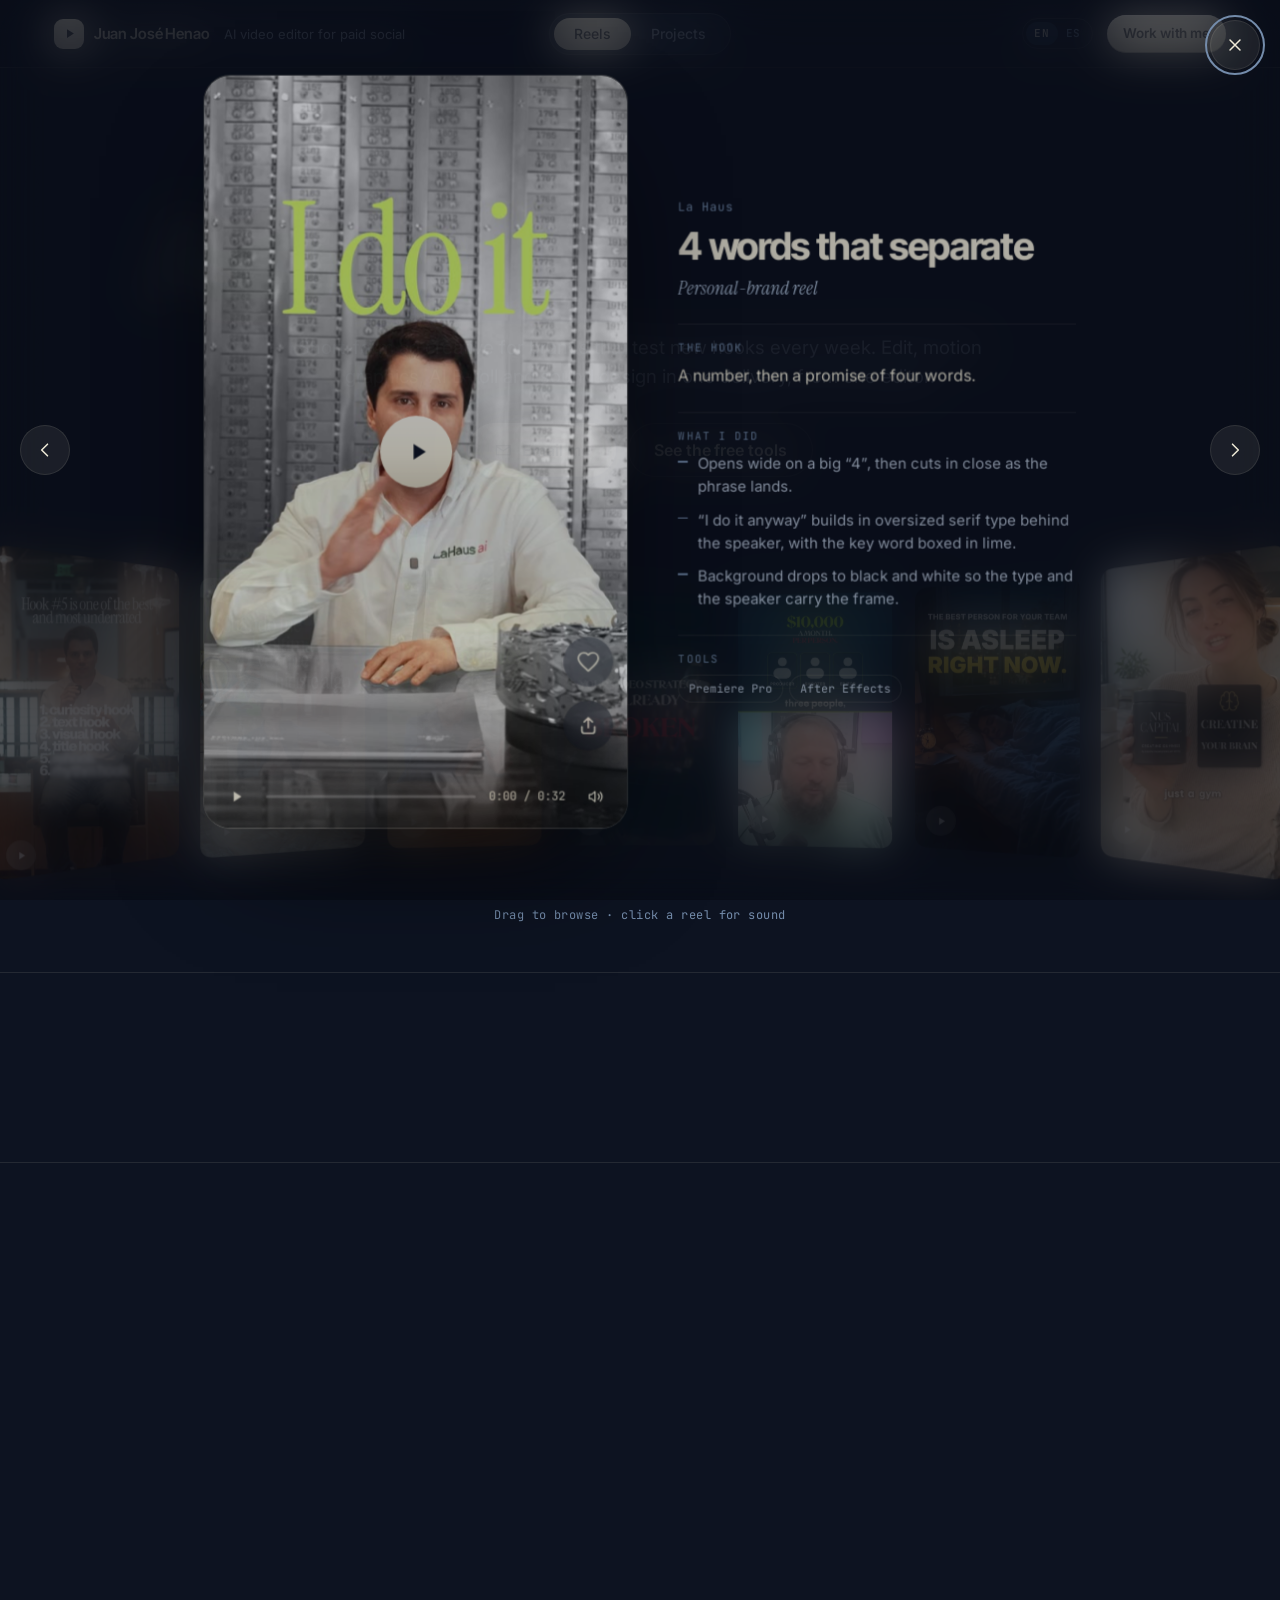
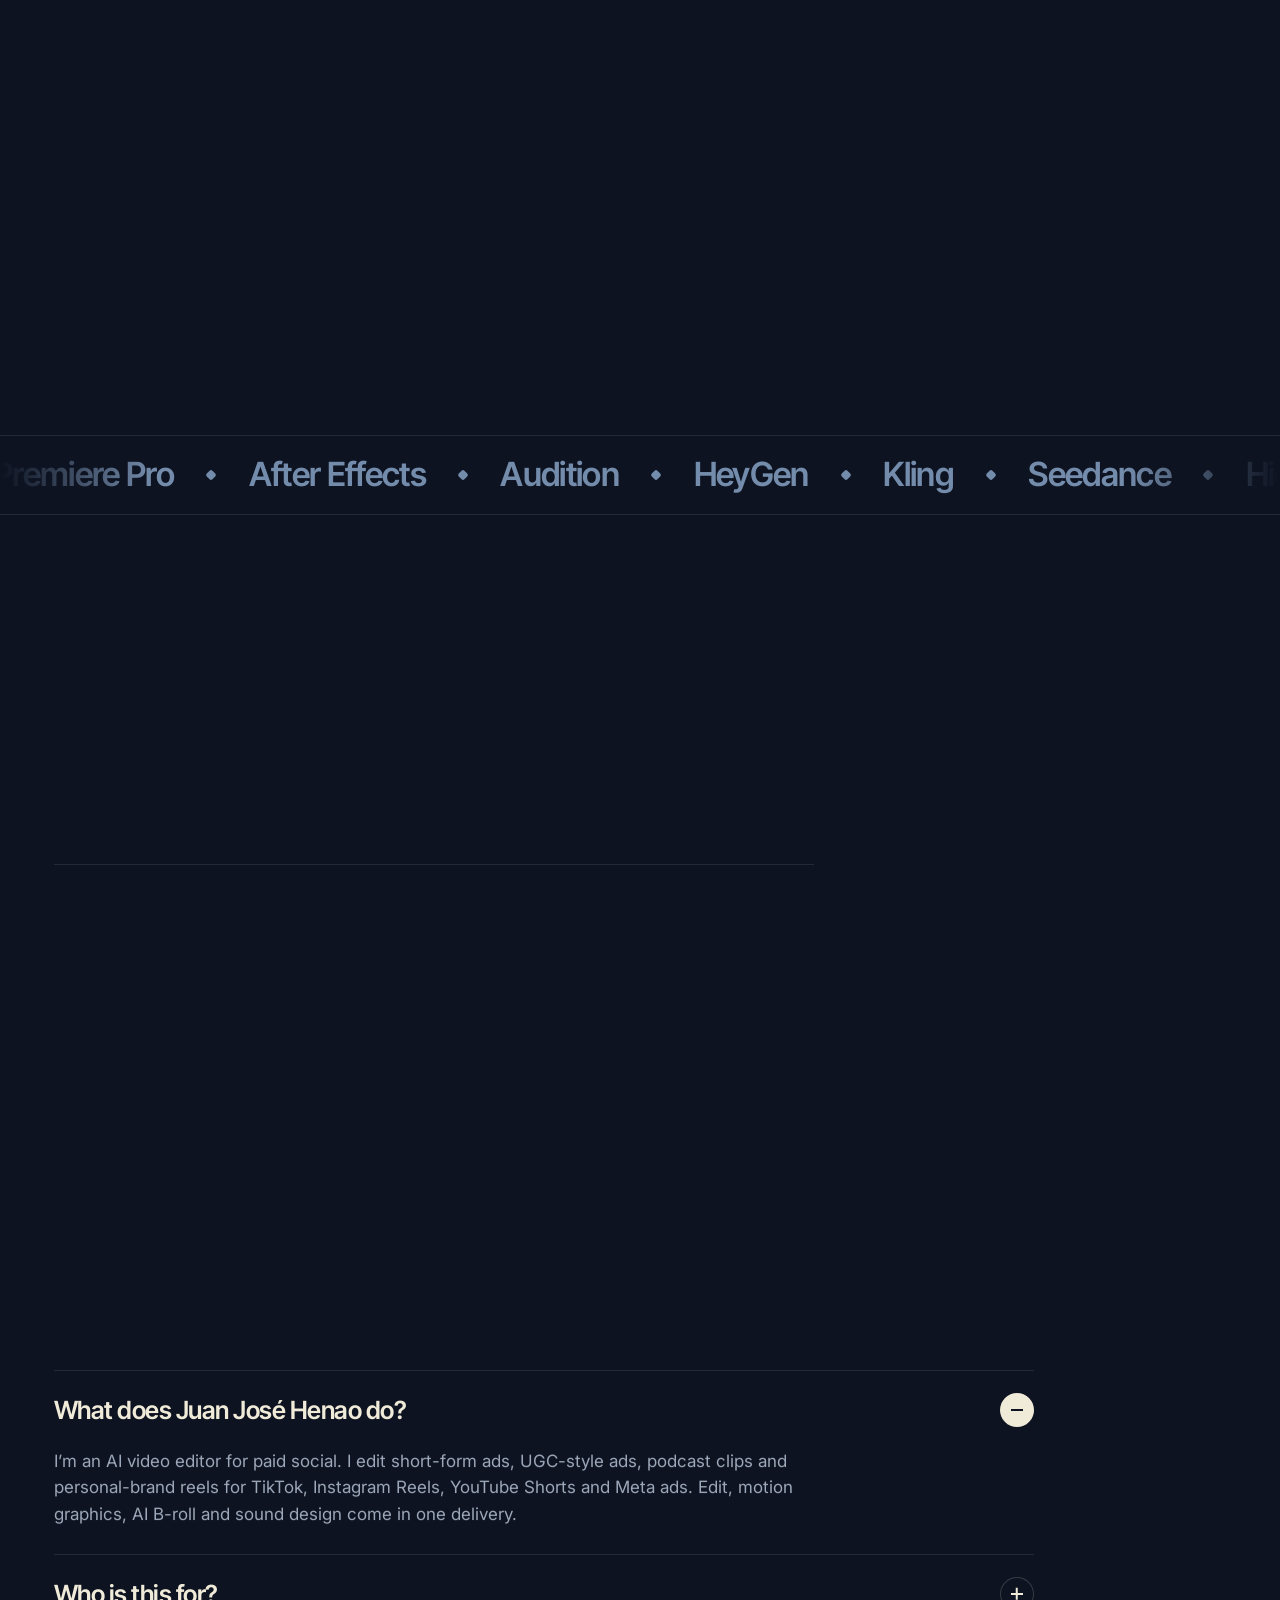
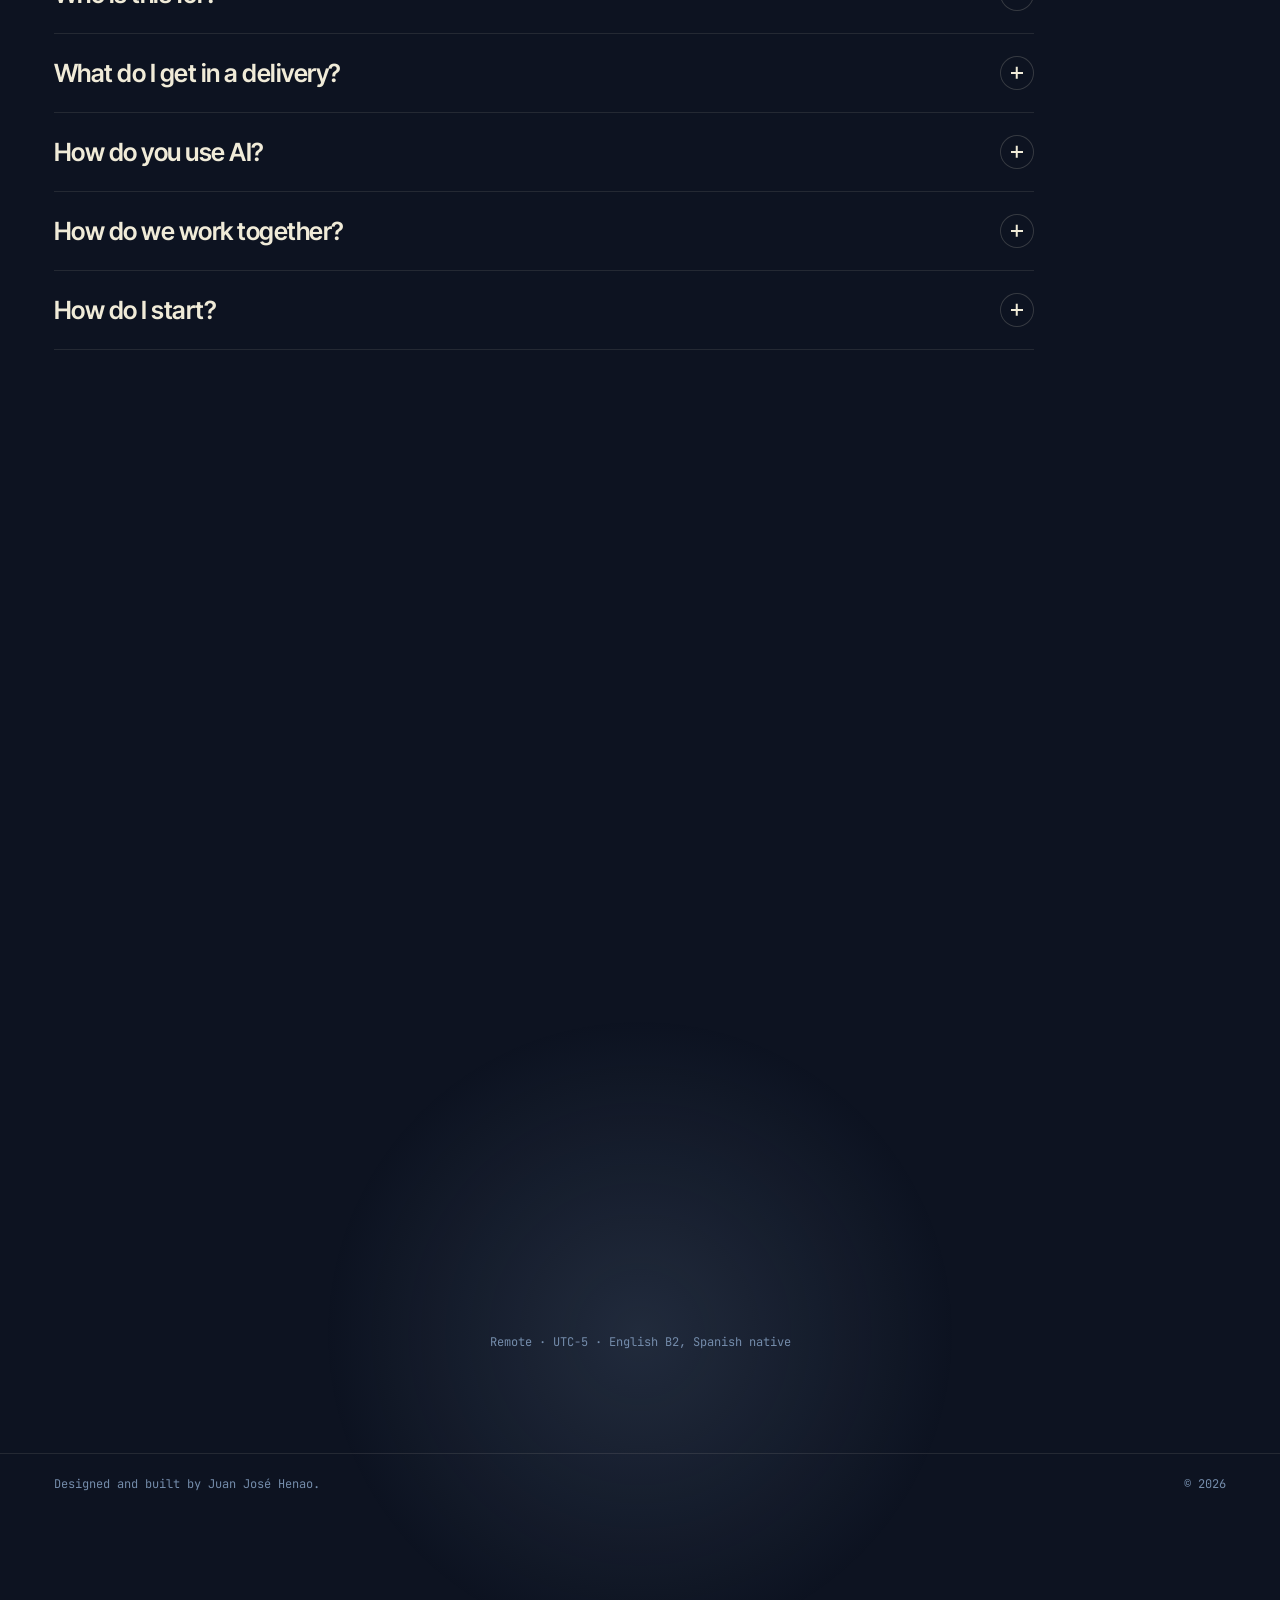
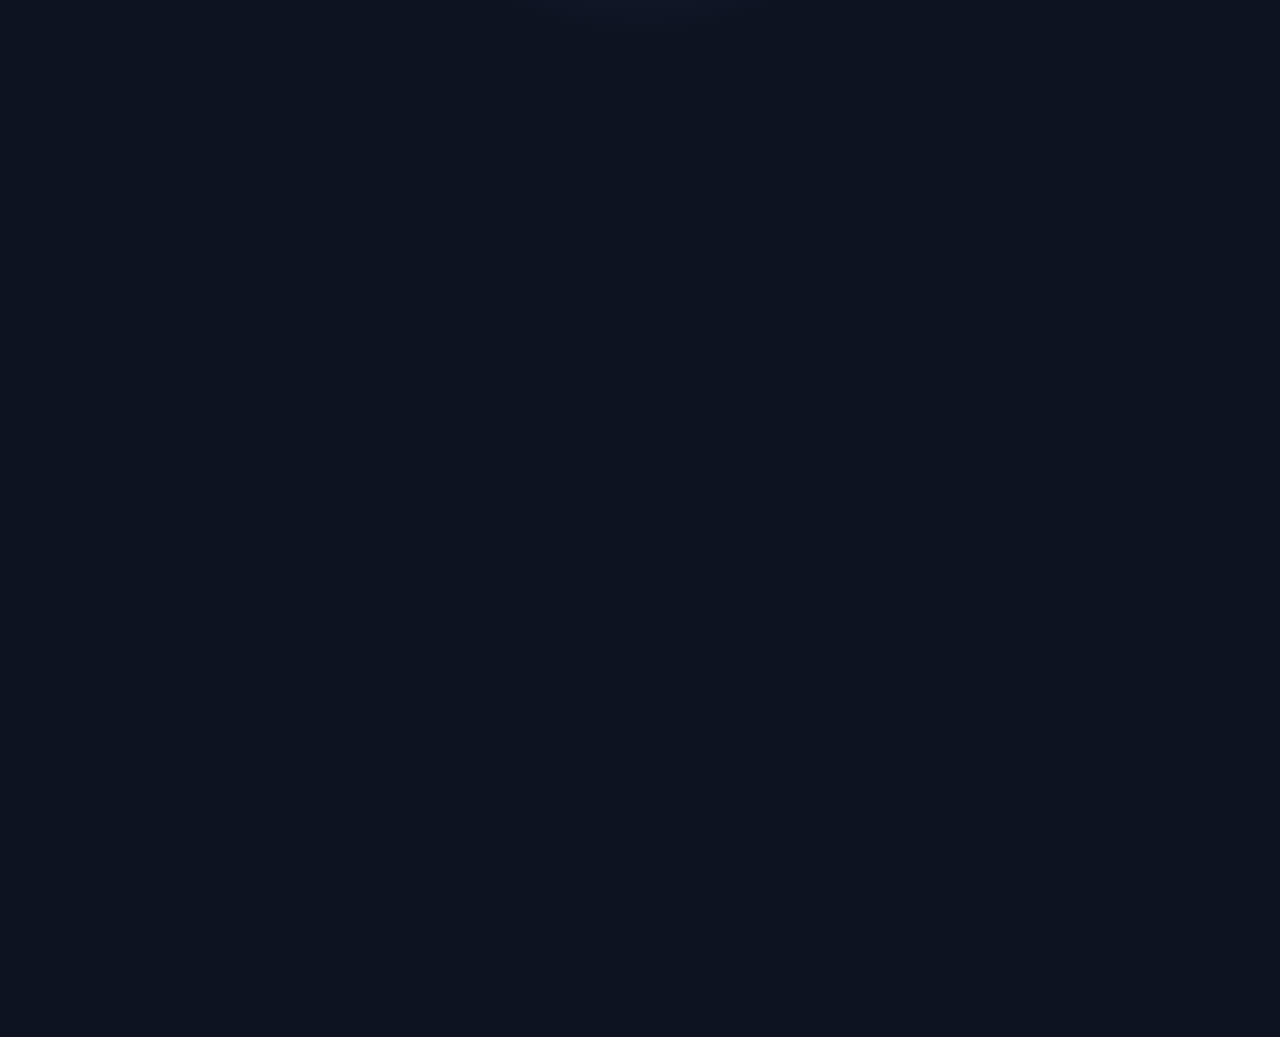
<file: r/doit.html>
<!doctype html>
<html lang="en">
<head>
<meta charset="utf-8">
<meta name="viewport" content="width=device-width, initial-scale=1">
<title>4 words that separate · La Haus · Juan José Henao</title>
<meta name="description" content="Personal-brand reel. A number, then a promise of four words.">
<link rel="canonical" href="https://juanhenao.pages.dev/r/doit">
<meta property="og:type" content="video.other">
<meta property="og:site_name" content="Juan José Henao · AI Video Editor">
<meta property="og:title" content="4 words that separate · La Haus">
<meta property="og:description" content="Personal-brand reel. A number, then a promise of four words.">
<meta property="og:url" content="https://juanhenao.pages.dev/r/doit">
<meta property="og:image" content="https://juanhenao.pages.dev/assets/poster/doit.jpg">
<meta property="og:image:width" content="720">
<meta property="og:image:height" content="1280">
<meta property="og:video" content="https://juanhenao.pages.dev/assets/video/doit.mp4">
<meta property="og:video:type" content="video/mp4">
<meta name="twitter:card" content="summary_large_image">
<meta name="theme-color" content="#0D1321">
<meta http-equiv="refresh" content="0; url=../?reel=doit">
<style>body{margin:0;min-height:100vh;display:grid;place-items:center;background:#0D1321;color:#F0EBD8;font:500 16px/1.5 system-ui,sans-serif}a{color:#F0EBD8}</style>
</head>
<body><a href="../?reel=doit">4 words that separate · La Haus →</a></body>
</html>
</file>
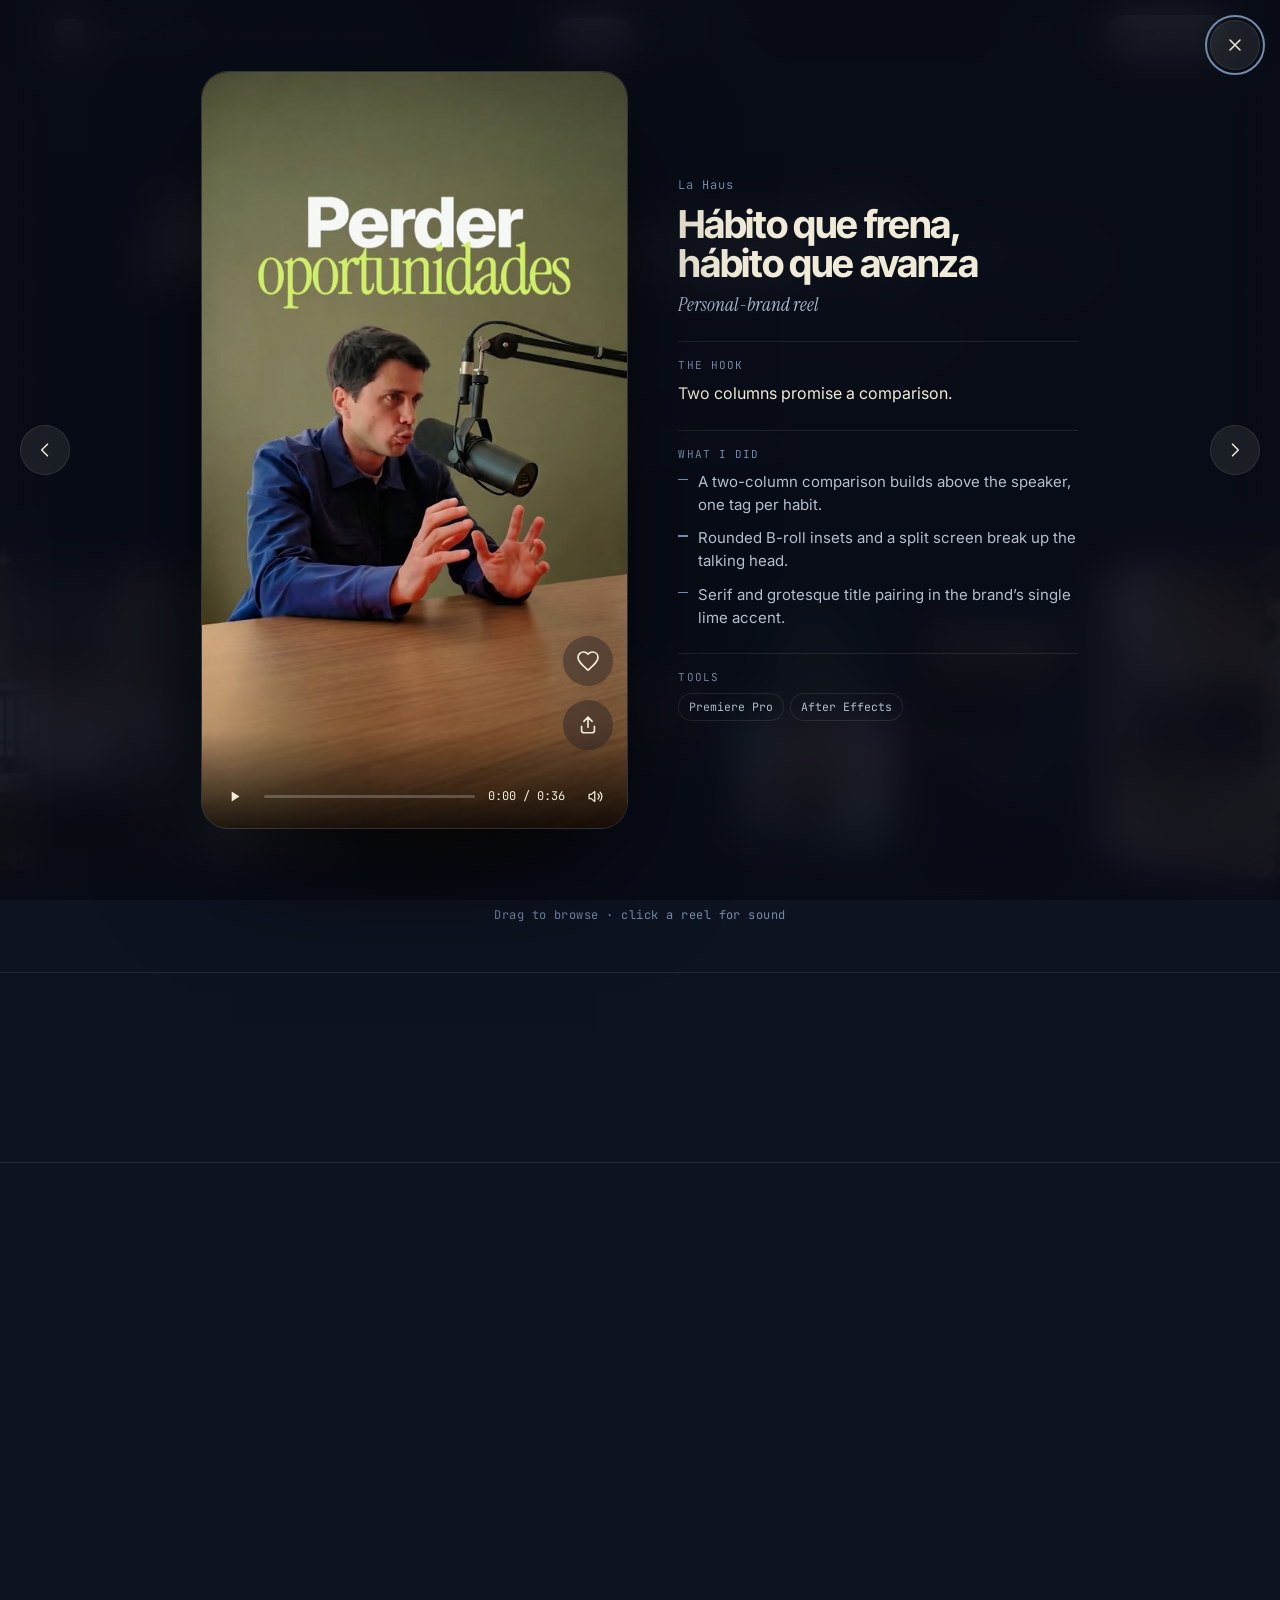
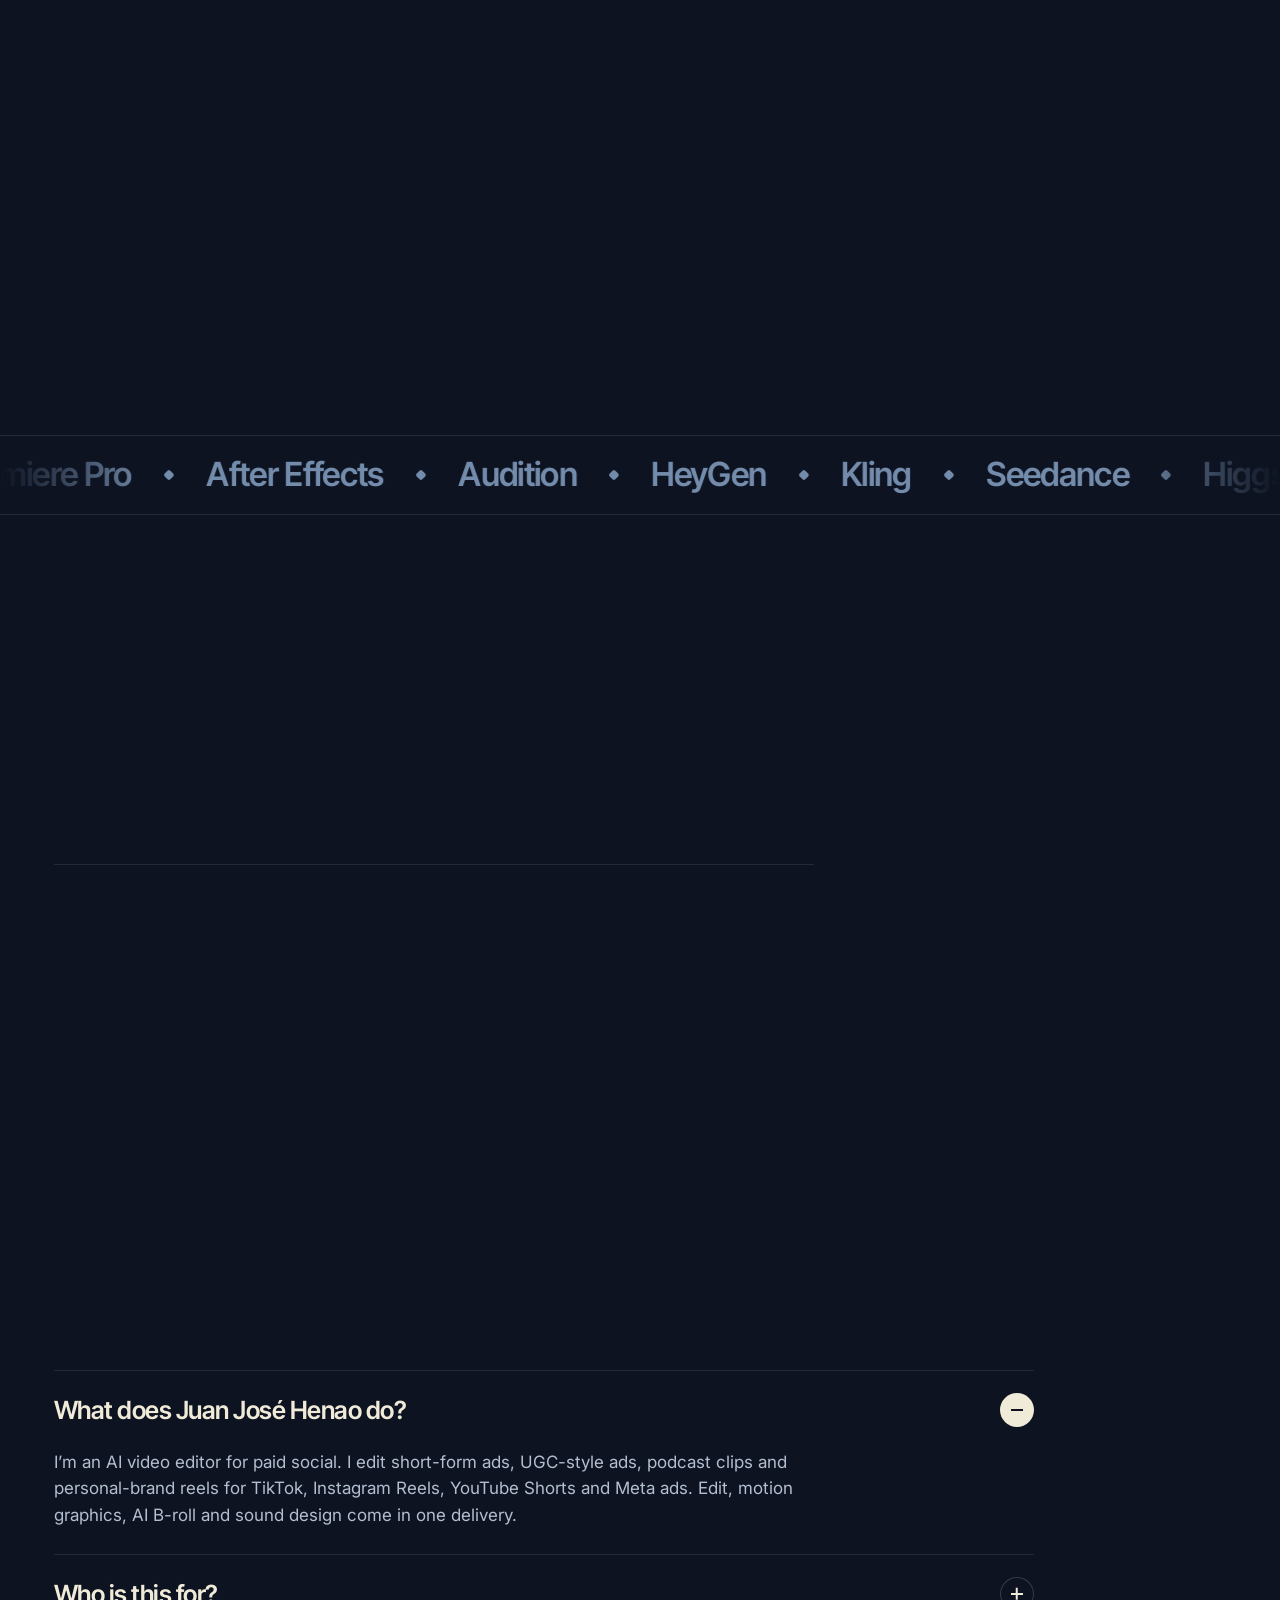
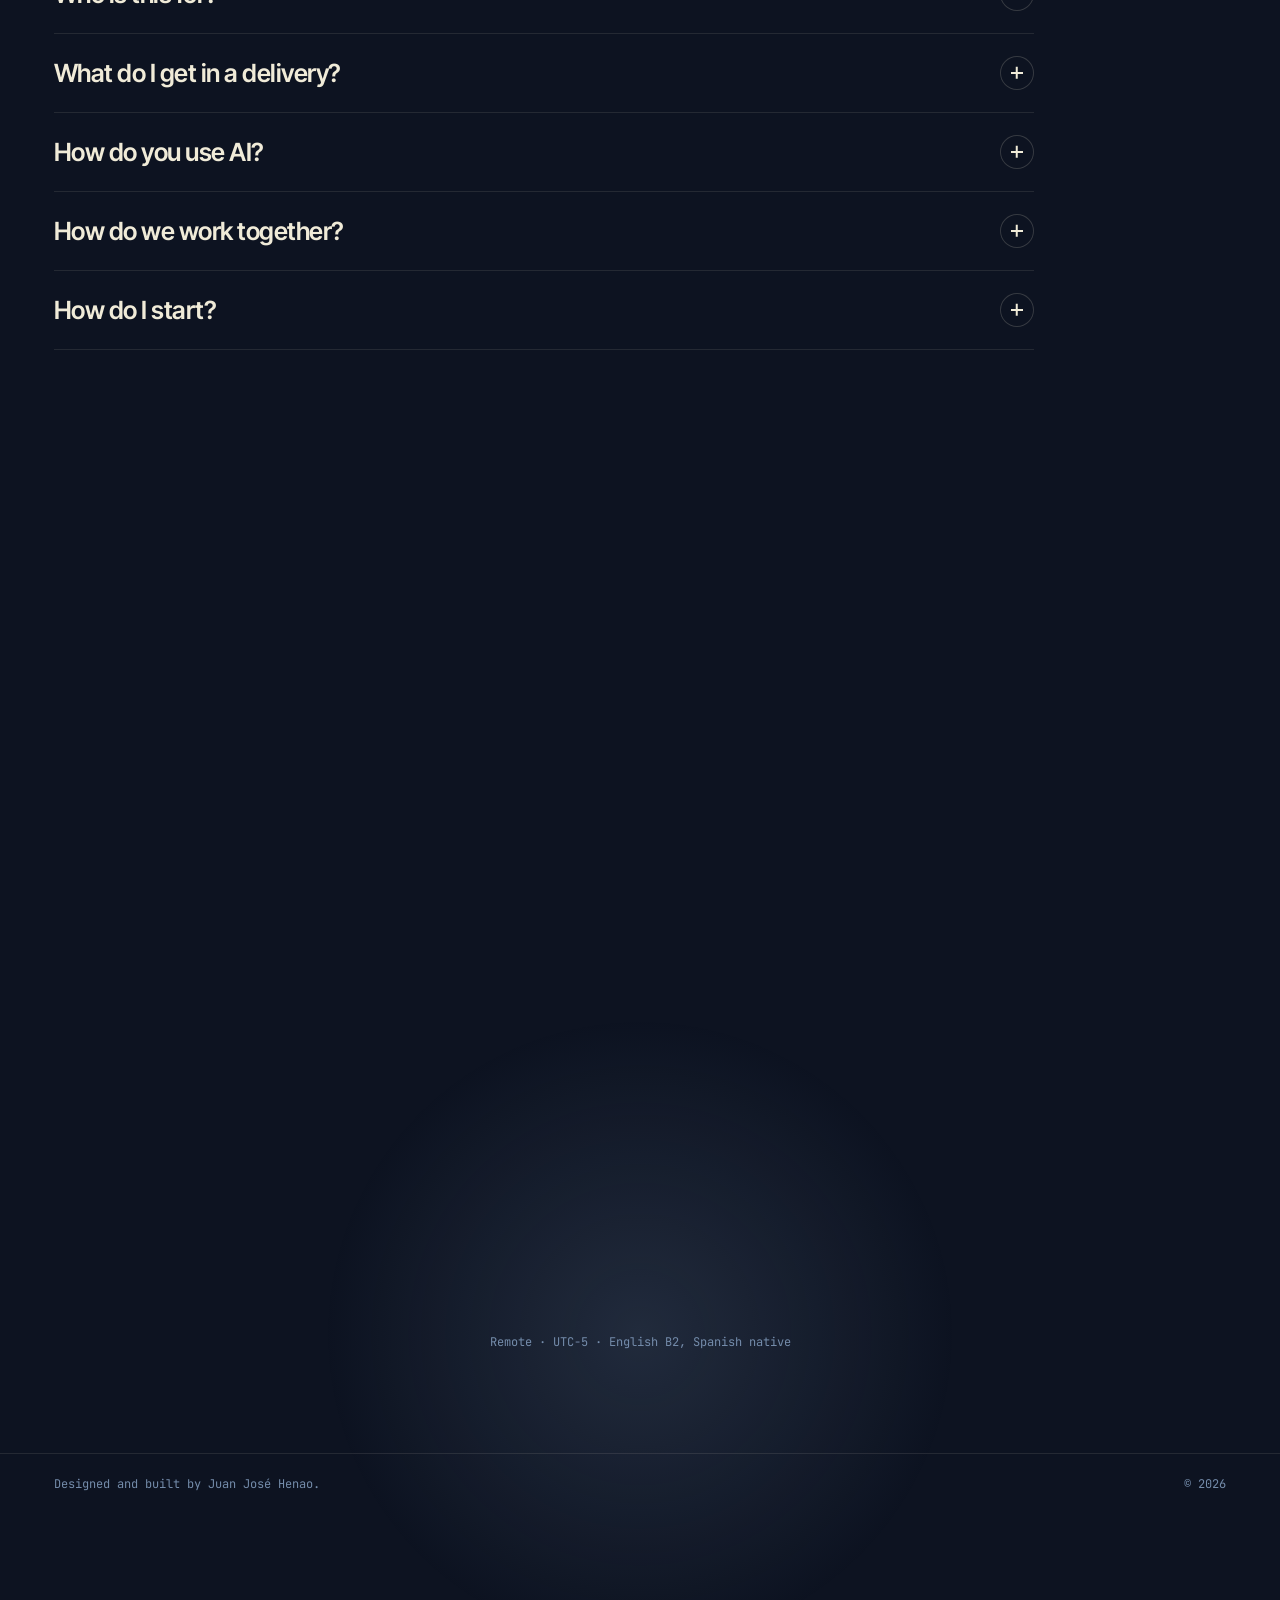
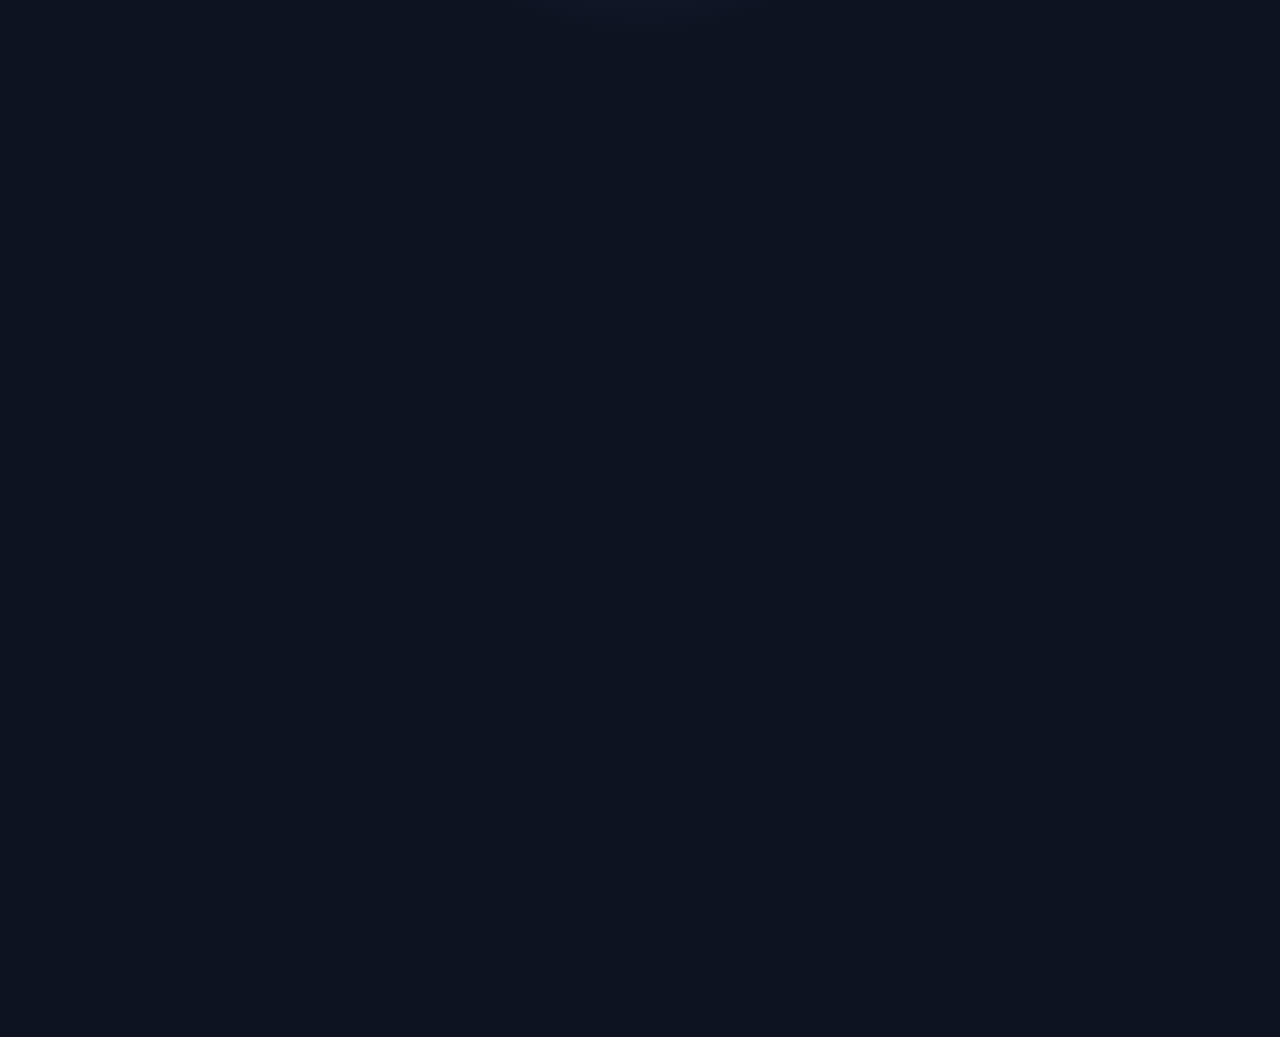
<file: r/habito.html>
<!doctype html>
<html lang="en">
<head>
<meta charset="utf-8">
<meta name="viewport" content="width=device-width, initial-scale=1">
<title>Hábito que frena, hábito que avanza · La Haus · Juan José Henao</title>
<meta name="description" content="Personal-brand reel. Two columns promise a comparison.">
<link rel="canonical" href="https://juanhenao.pages.dev/r/habito">
<meta property="og:type" content="video.other">
<meta property="og:site_name" content="Juan José Henao · AI Video Editor">
<meta property="og:title" content="Hábito que frena, hábito que avanza · La Haus">
<meta property="og:description" content="Personal-brand reel. Two columns promise a comparison.">
<meta property="og:url" content="https://juanhenao.pages.dev/r/habito">
<meta property="og:image" content="https://juanhenao.pages.dev/assets/poster/habito.jpg">
<meta property="og:image:width" content="720">
<meta property="og:image:height" content="1280">
<meta property="og:video" content="https://juanhenao.pages.dev/assets/video/habito.mp4">
<meta property="og:video:type" content="video/mp4">
<meta name="twitter:card" content="summary_large_image">
<meta name="theme-color" content="#0D1321">
<meta http-equiv="refresh" content="0; url=../?reel=habito">
<style>body{margin:0;min-height:100vh;display:grid;place-items:center;background:#0D1321;color:#F0EBD8;font:500 16px/1.5 system-ui,sans-serif}a{color:#F0EBD8}</style>
</head>
<body><a href="../?reel=habito">Hábito que frena, hábito que avanza · La Haus →</a></body>
</html>
</file>
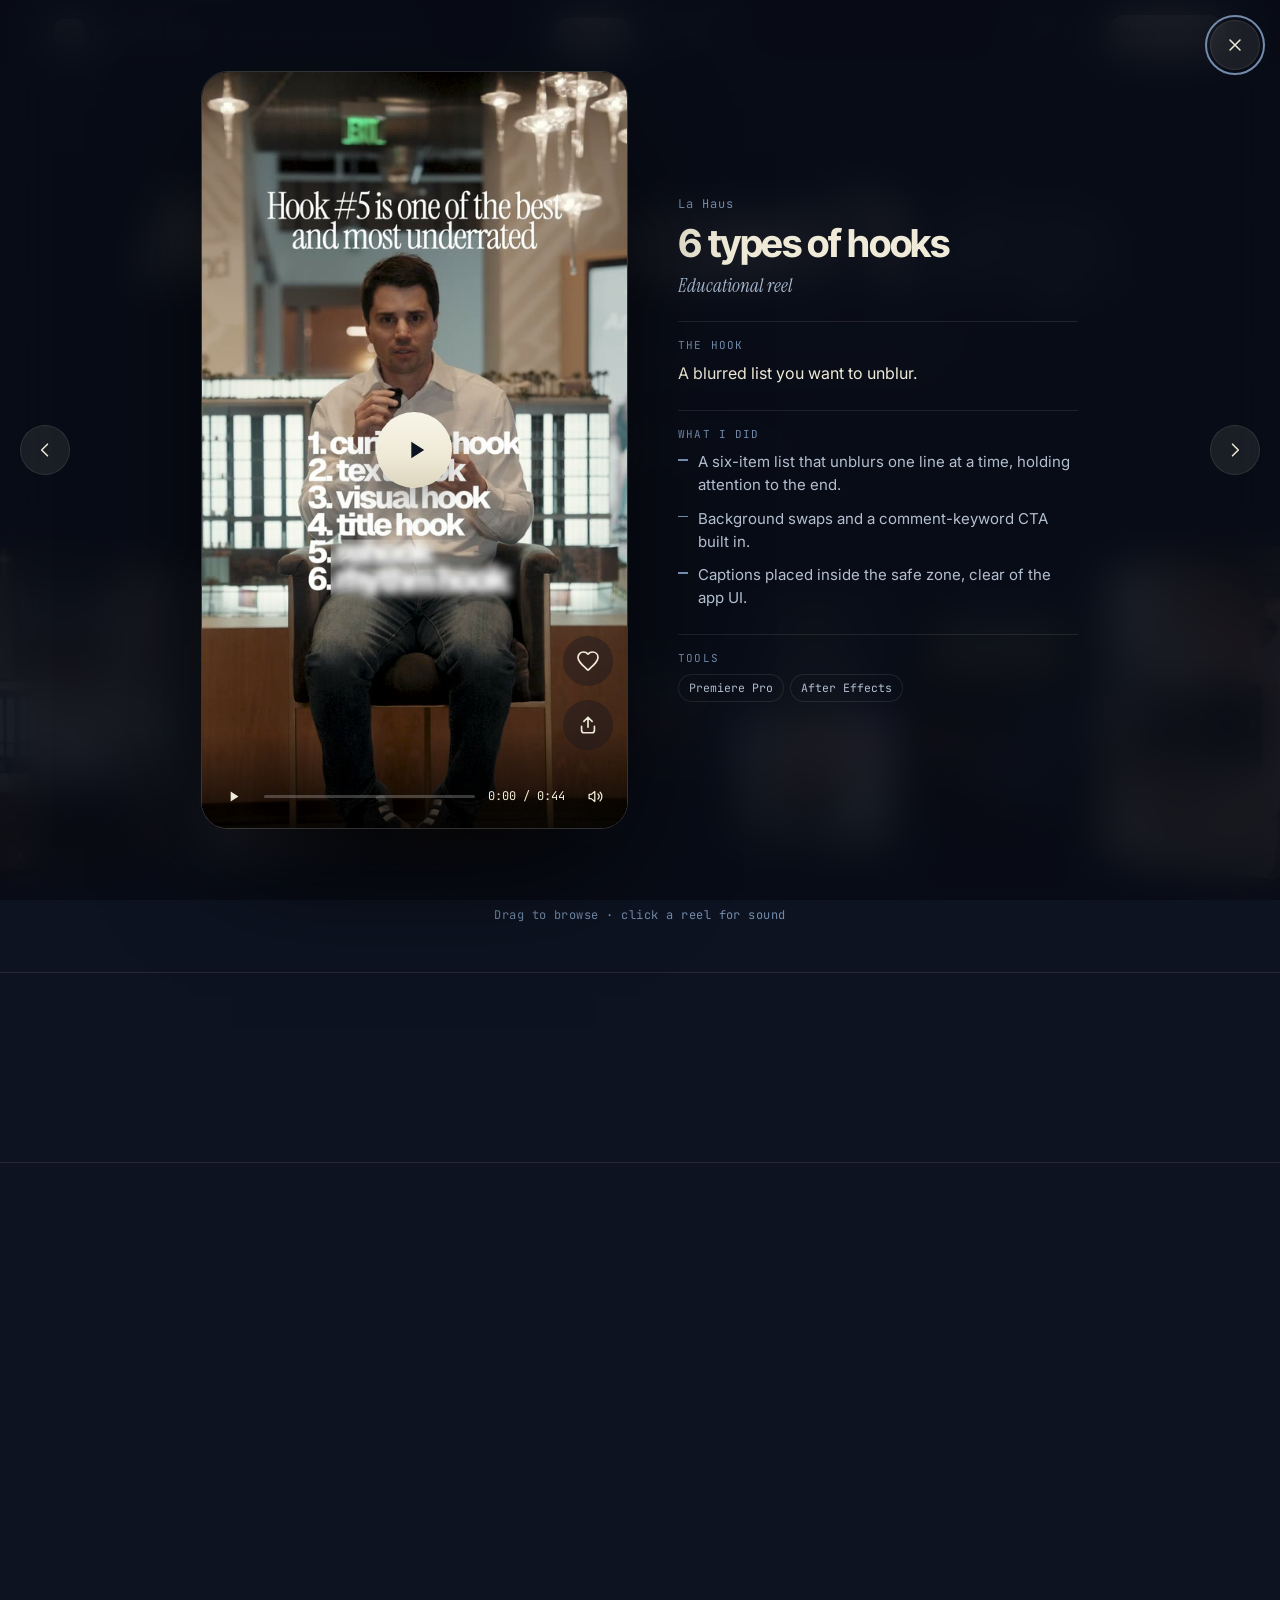
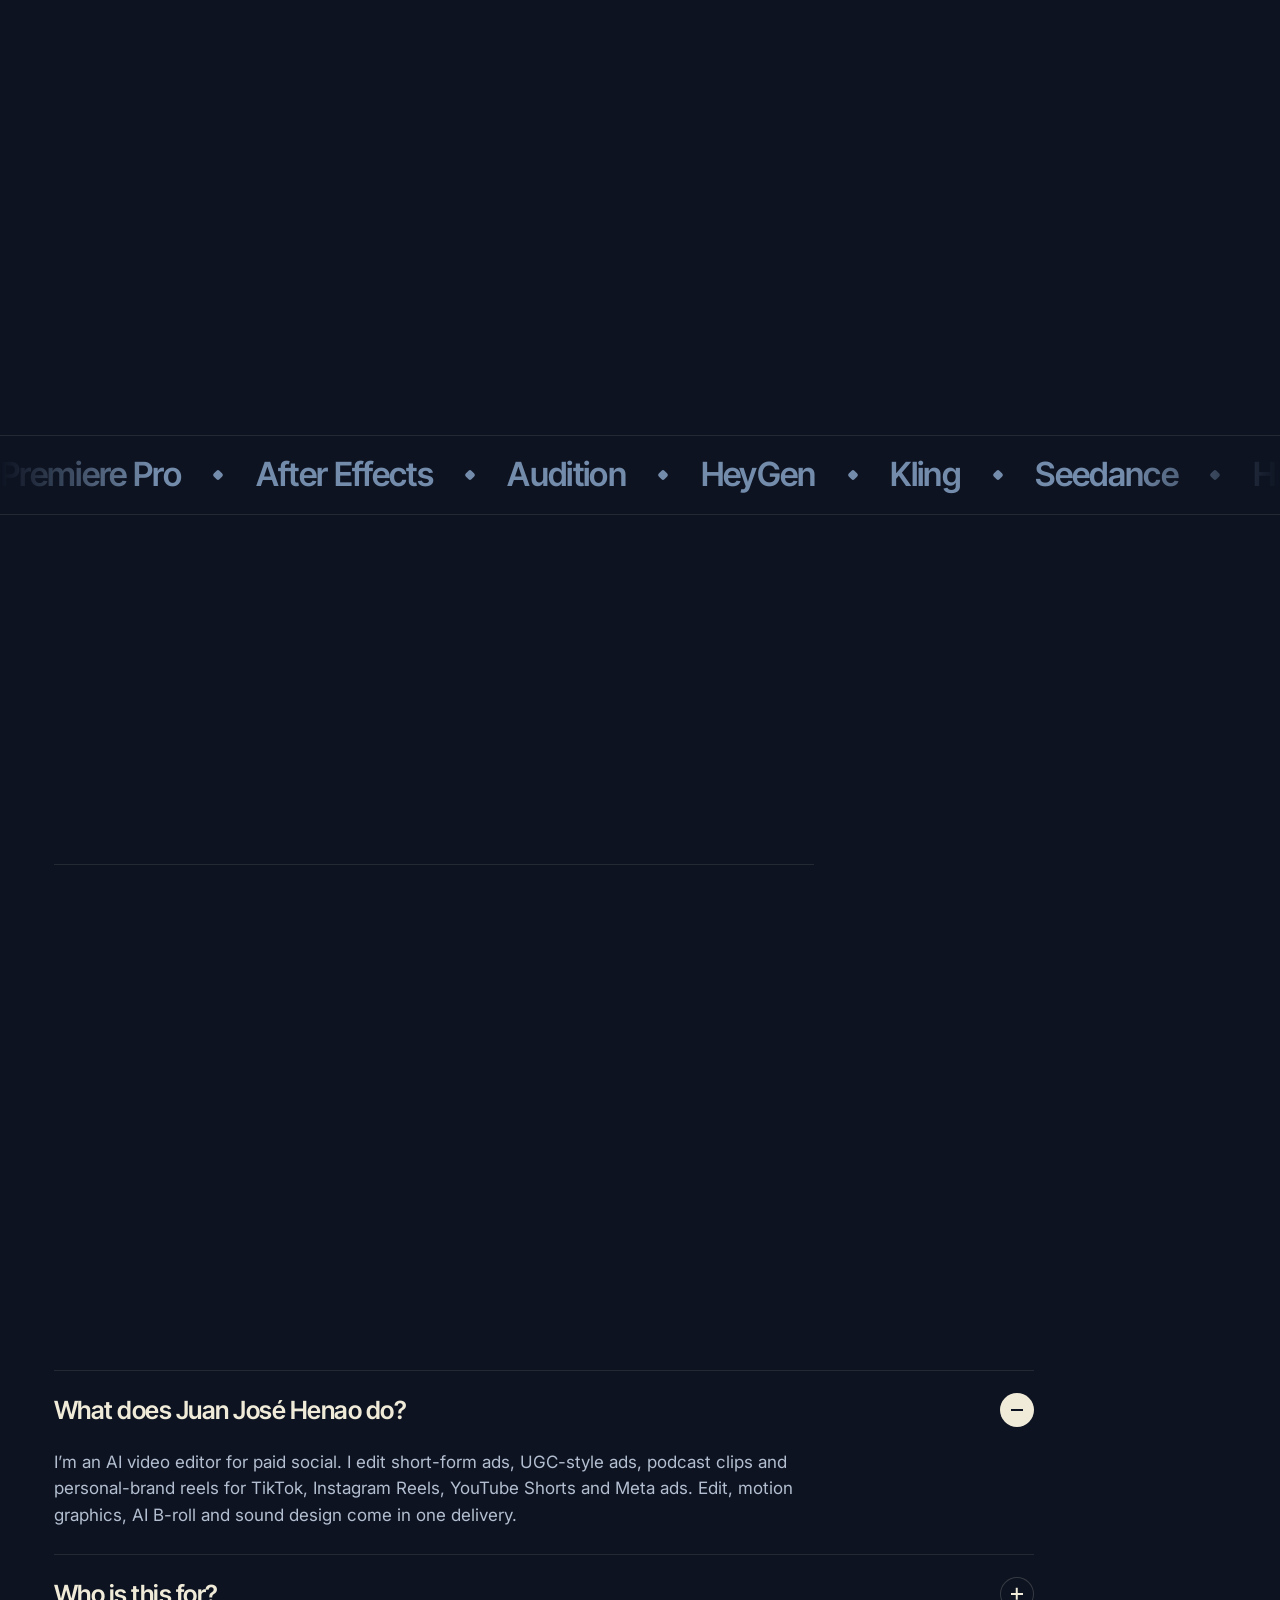
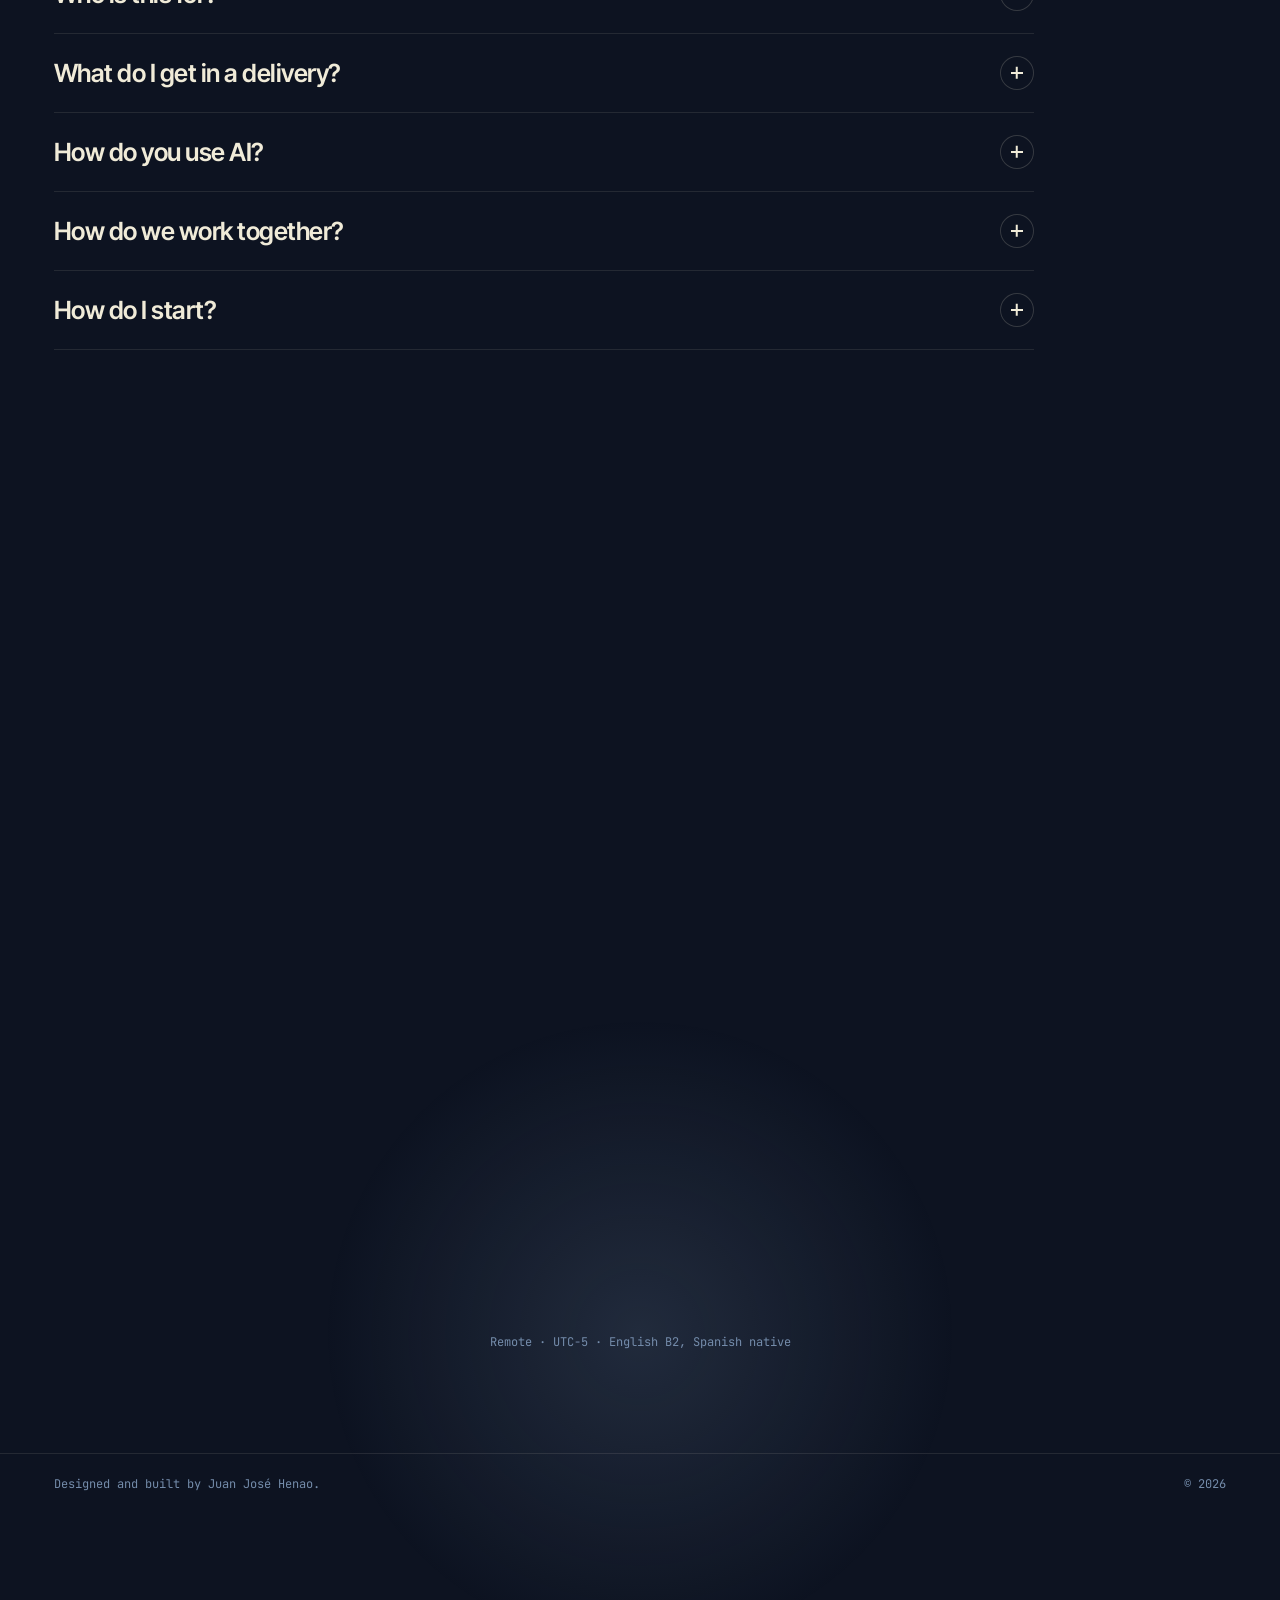
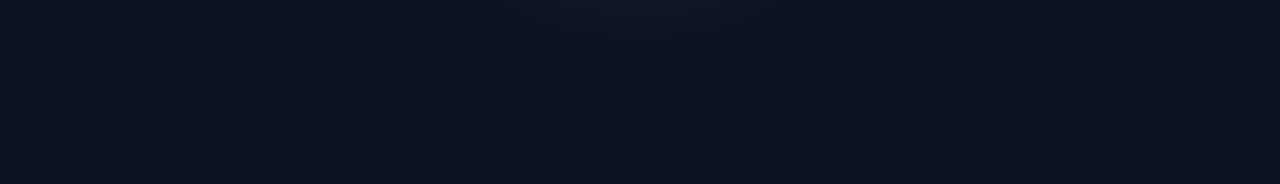
<file: r/hooks.html>
<!doctype html>
<html lang="en">
<head>
<meta charset="utf-8">
<meta name="viewport" content="width=device-width, initial-scale=1">
<title>6 types of hooks · La Haus · Juan José Henao</title>
<meta name="description" content="Educational reel. A blurred list you want to unblur.">
<link rel="canonical" href="https://juanhenao.pages.dev/r/hooks">
<meta property="og:type" content="video.other">
<meta property="og:site_name" content="Juan José Henao · AI Video Editor">
<meta property="og:title" content="6 types of hooks · La Haus">
<meta property="og:description" content="Educational reel. A blurred list you want to unblur.">
<meta property="og:url" content="https://juanhenao.pages.dev/r/hooks">
<meta property="og:image" content="https://juanhenao.pages.dev/assets/poster/hooks.jpg">
<meta property="og:image:width" content="720">
<meta property="og:image:height" content="1280">
<meta property="og:video" content="https://juanhenao.pages.dev/assets/video/hooks.mp4">
<meta property="og:video:type" content="video/mp4">
<meta name="twitter:card" content="summary_large_image">
<meta name="theme-color" content="#0D1321">
<meta http-equiv="refresh" content="0; url=../?reel=hooks">
<style>body{margin:0;min-height:100vh;display:grid;place-items:center;background:#0D1321;color:#F0EBD8;font:500 16px/1.5 system-ui,sans-serif}a{color:#F0EBD8}</style>
</head>
<body><a href="../?reel=hooks">6 types of hooks · La Haus →</a></body>
</html>
</file>
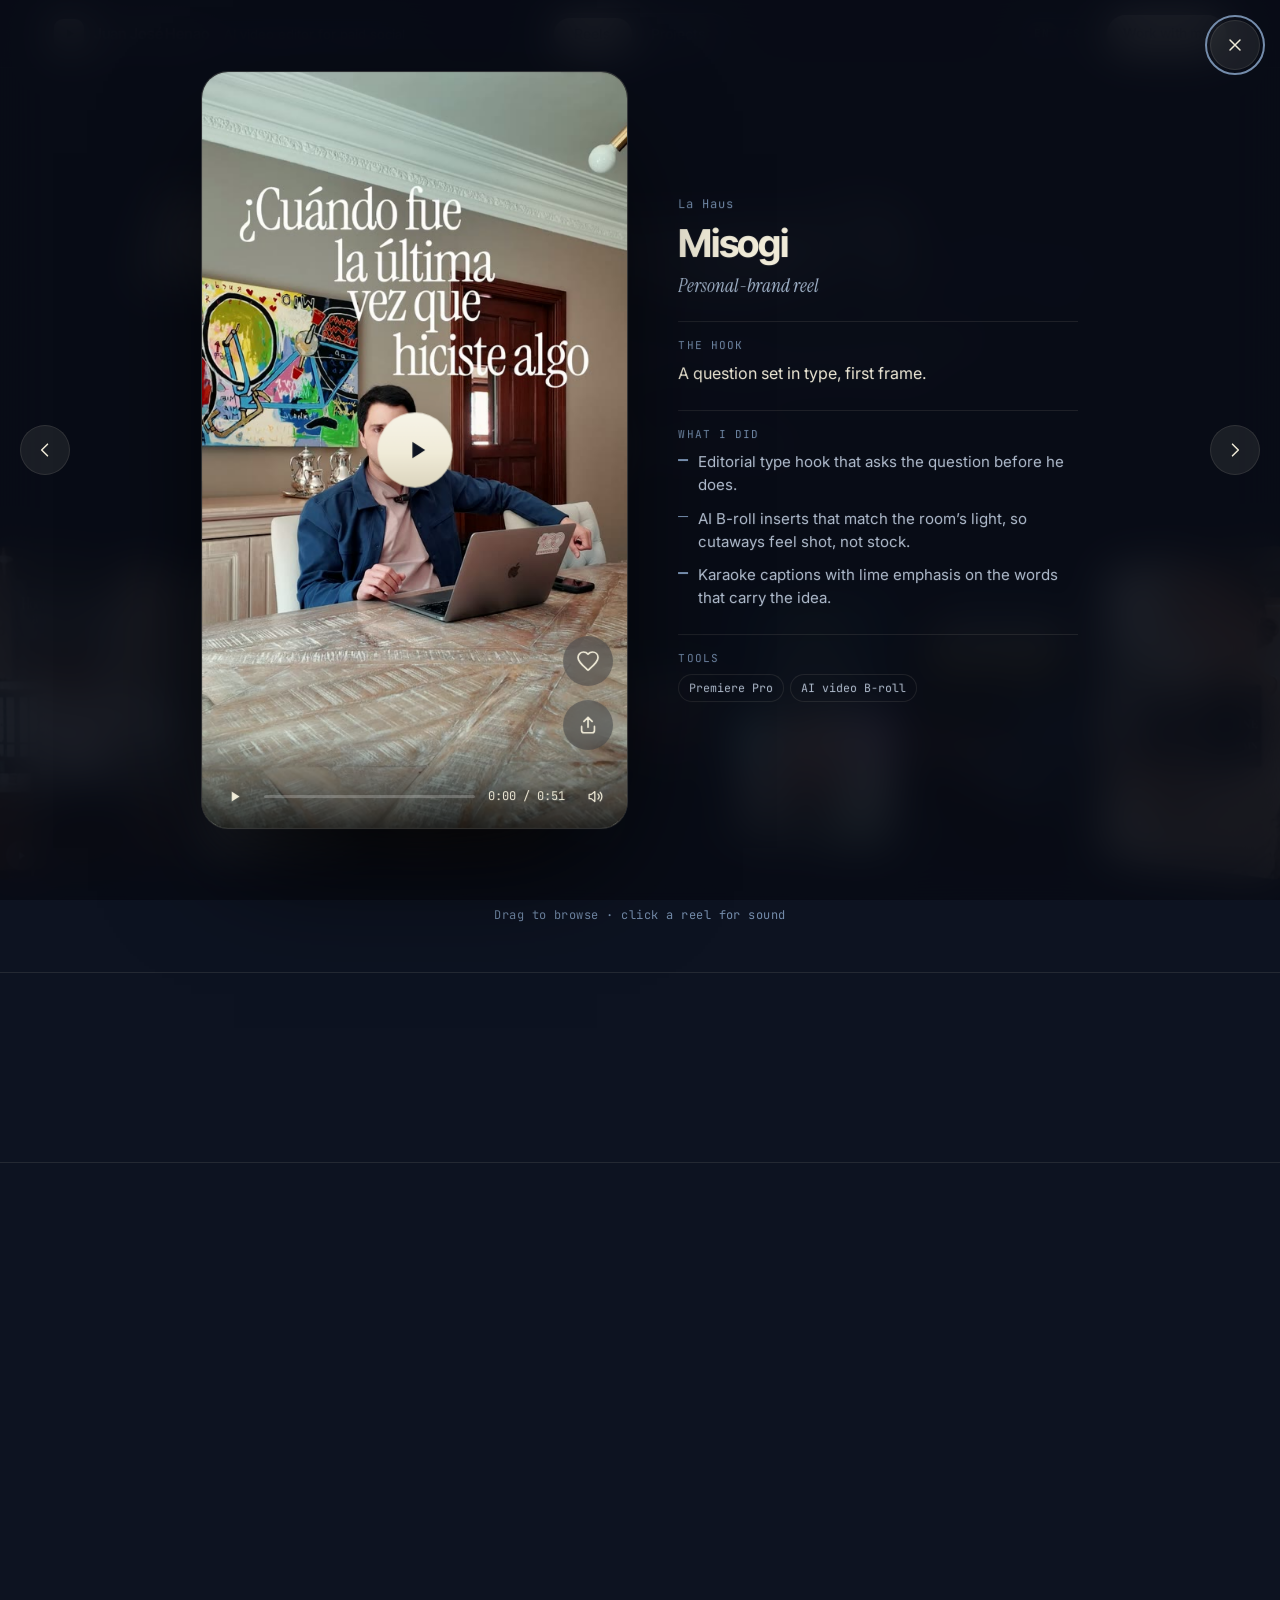
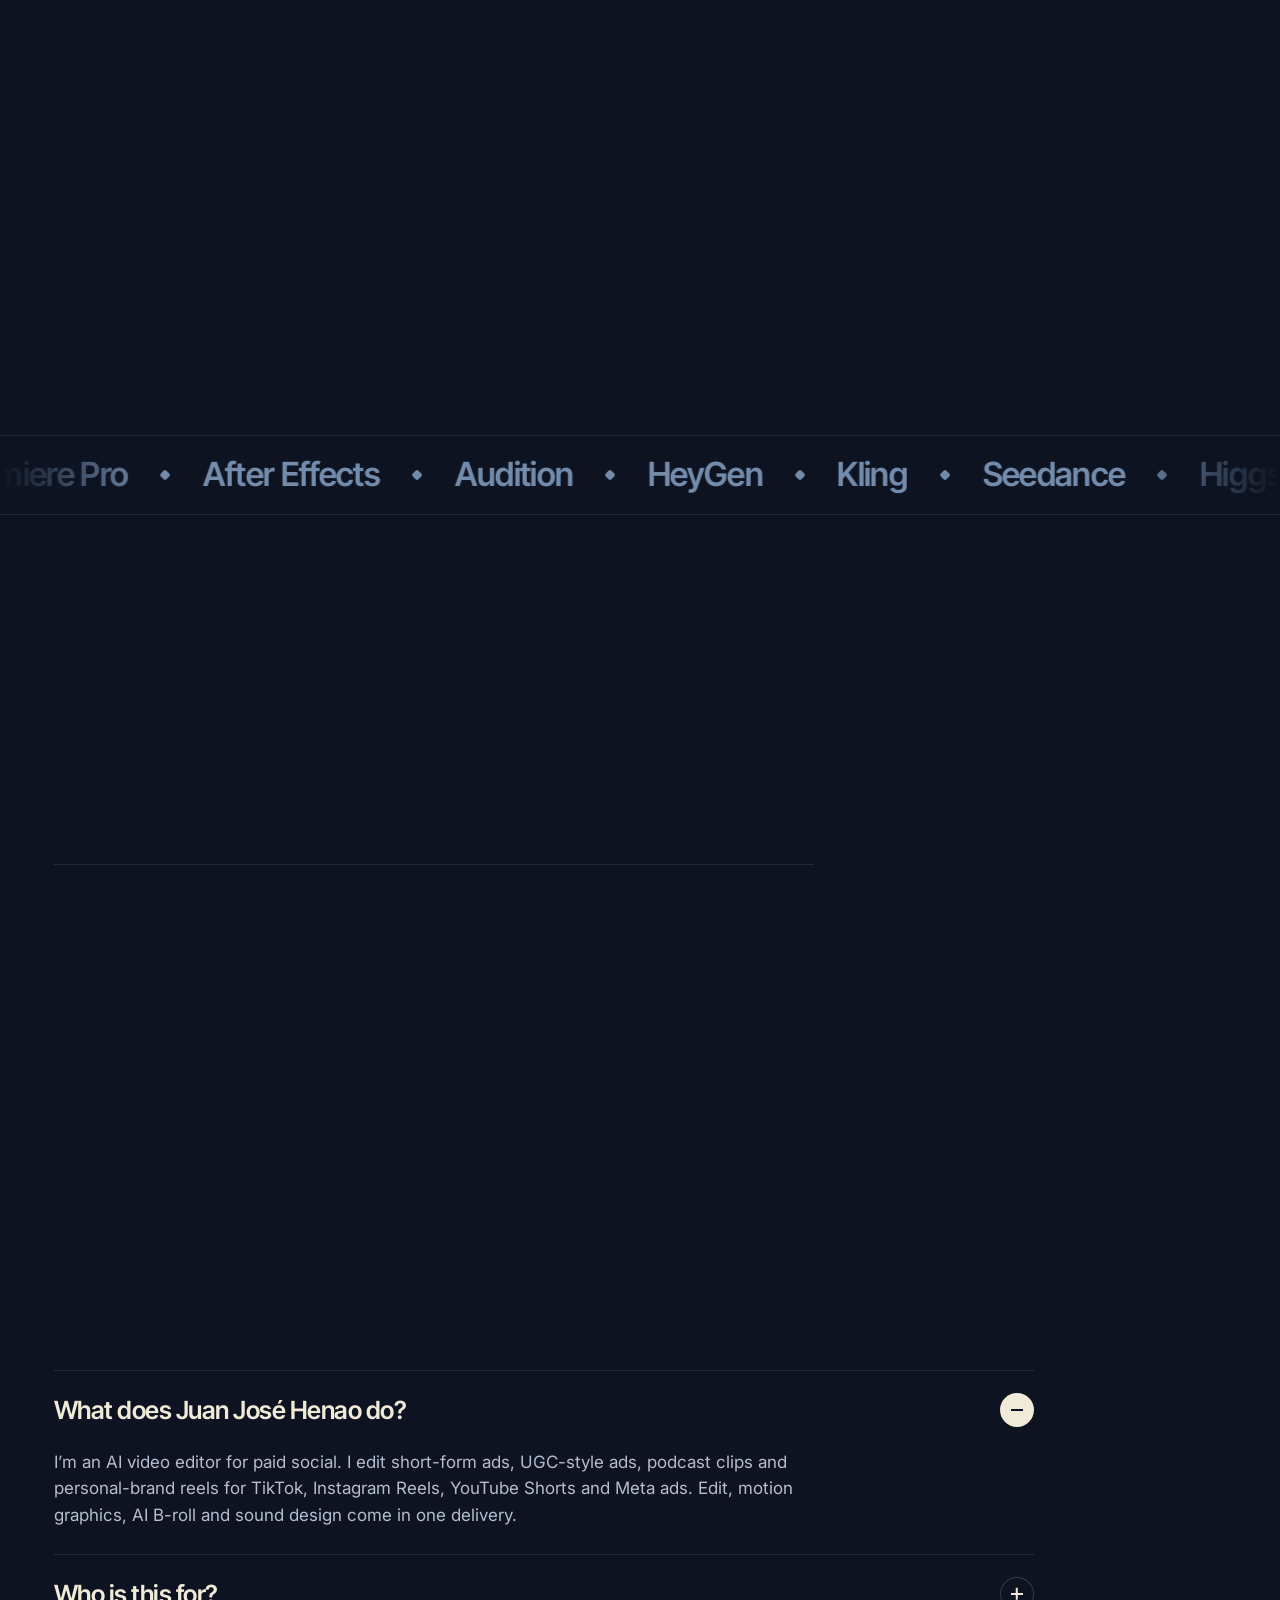
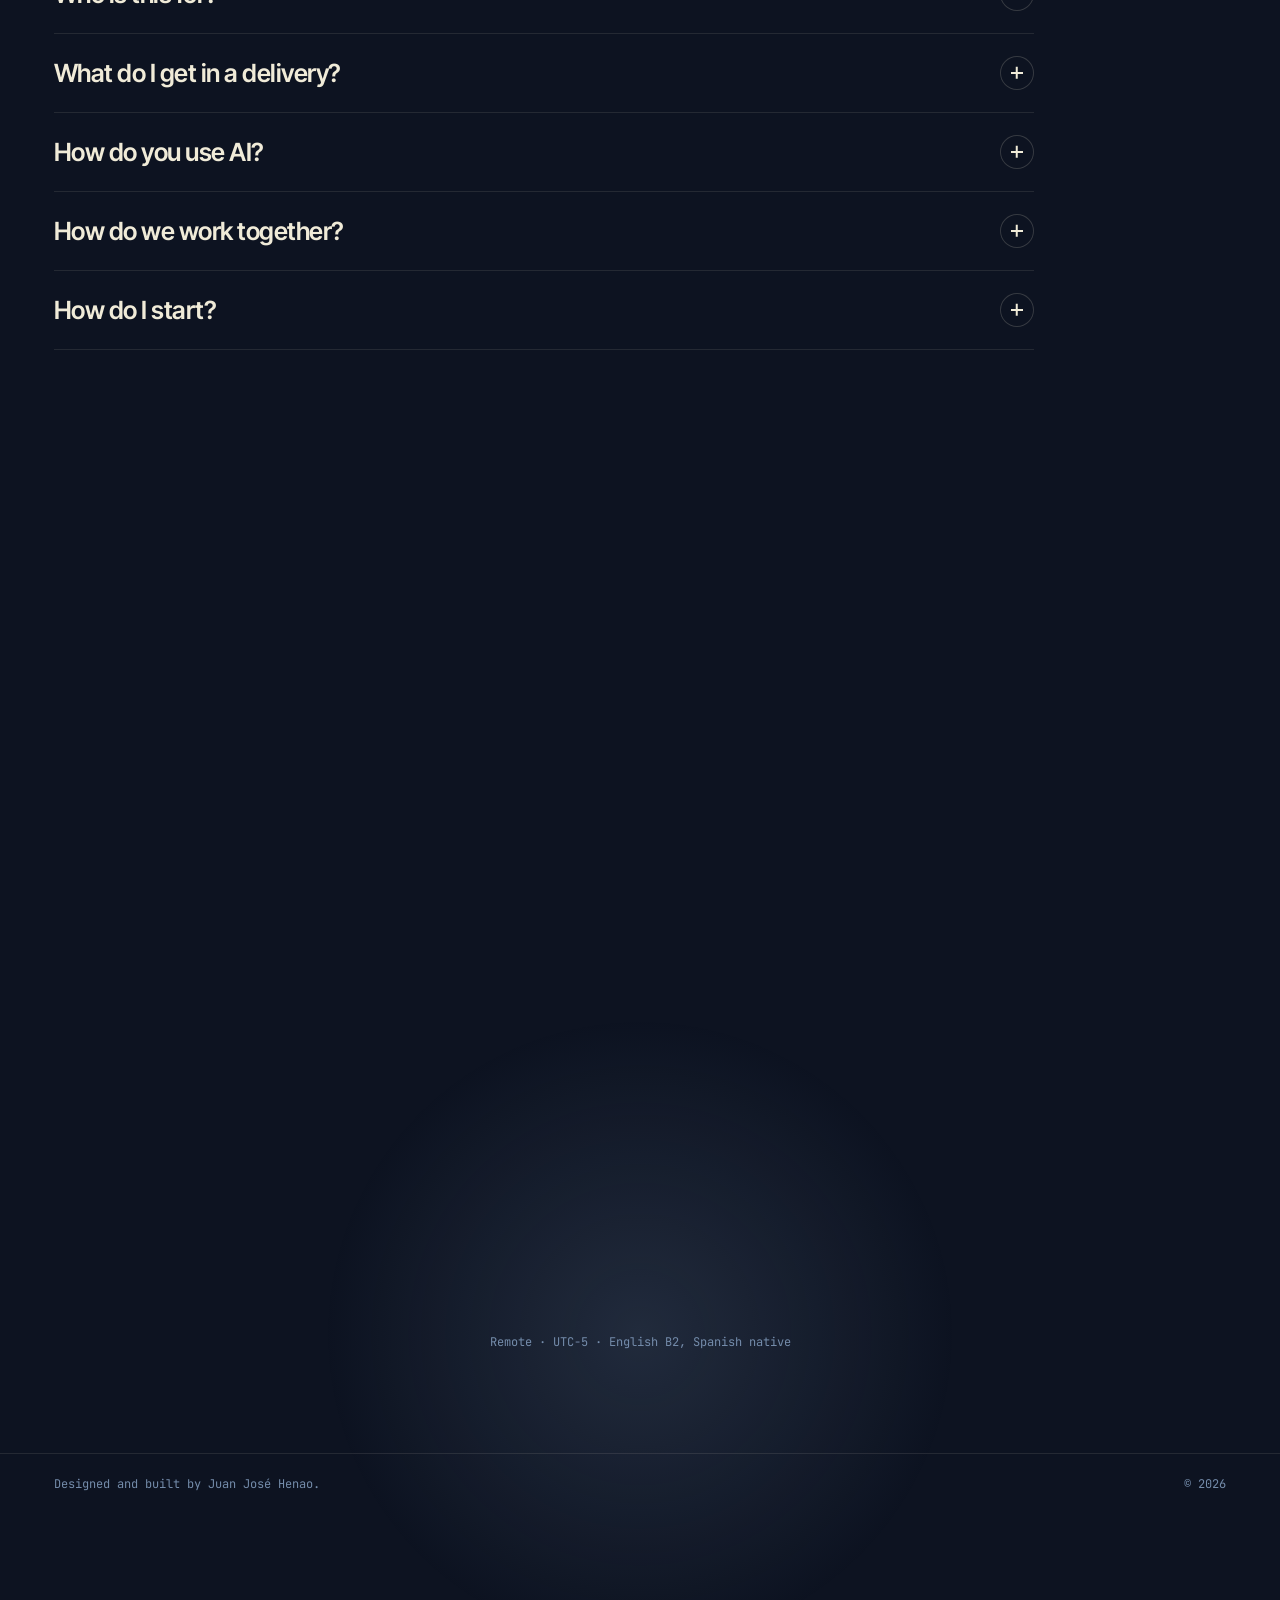
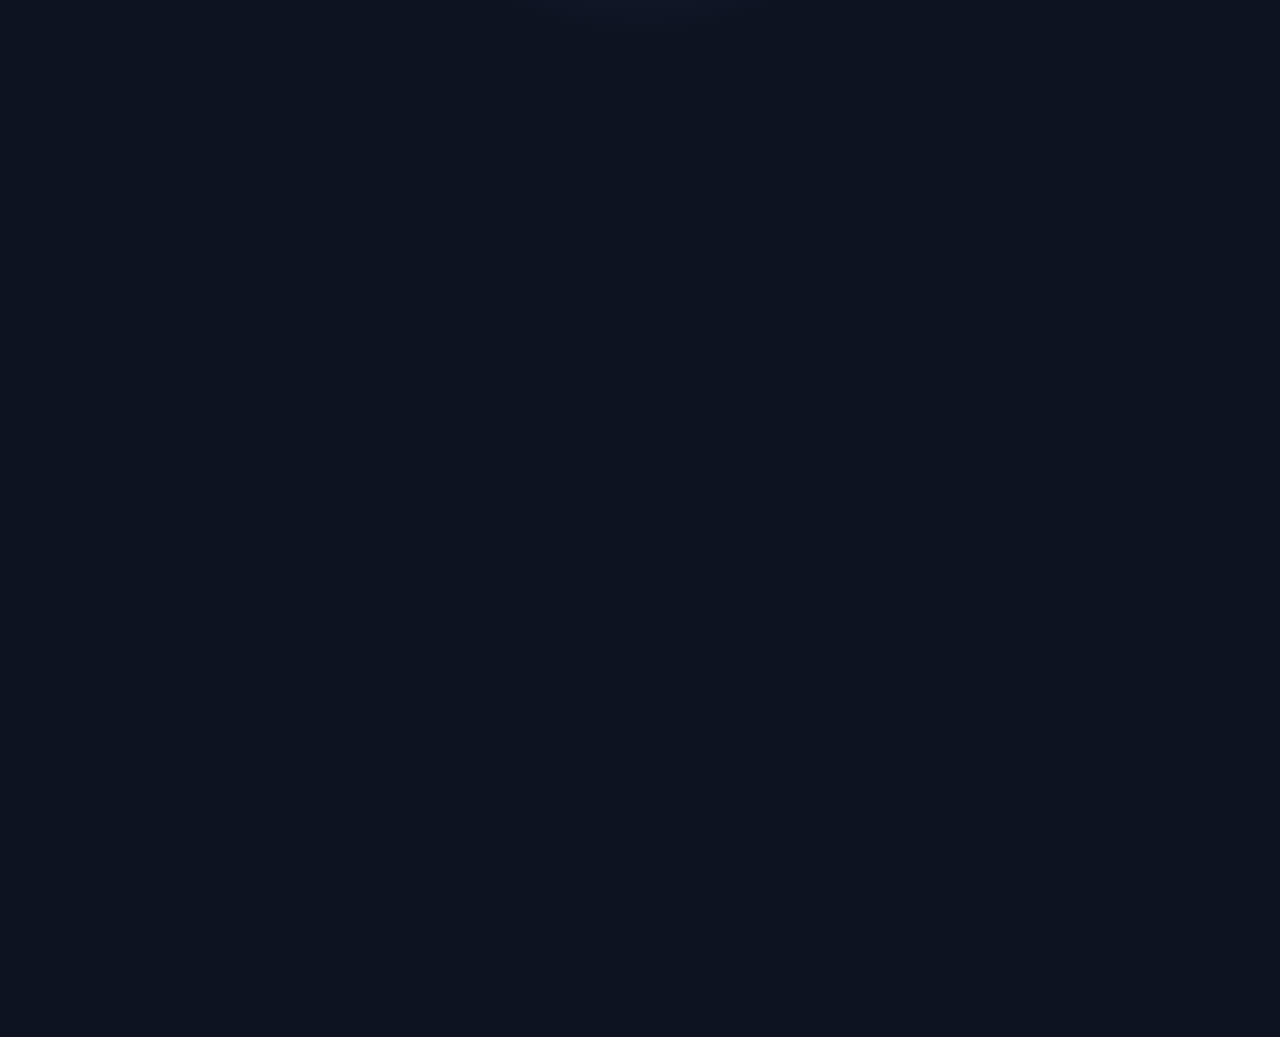
<file: r/misogi.html>
<!doctype html>
<html lang="en">
<head>
<meta charset="utf-8">
<meta name="viewport" content="width=device-width, initial-scale=1">
<title>Misogi · La Haus · Juan José Henao</title>
<meta name="description" content="Personal-brand reel. A question set in type, first frame.">
<link rel="canonical" href="https://juanhenao.pages.dev/r/misogi">
<meta property="og:type" content="video.other">
<meta property="og:site_name" content="Juan José Henao · AI Video Editor">
<meta property="og:title" content="Misogi · La Haus">
<meta property="og:description" content="Personal-brand reel. A question set in type, first frame.">
<meta property="og:url" content="https://juanhenao.pages.dev/r/misogi">
<meta property="og:image" content="https://juanhenao.pages.dev/assets/poster/misogi.jpg">
<meta property="og:image:width" content="720">
<meta property="og:image:height" content="1280">
<meta property="og:video" content="https://juanhenao.pages.dev/assets/video/misogi.mp4">
<meta property="og:video:type" content="video/mp4">
<meta name="twitter:card" content="summary_large_image">
<meta name="theme-color" content="#0D1321">
<meta http-equiv="refresh" content="0; url=../?reel=misogi">
<style>body{margin:0;min-height:100vh;display:grid;place-items:center;background:#0D1321;color:#F0EBD8;font:500 16px/1.5 system-ui,sans-serif}a{color:#F0EBD8}</style>
</head>
<body><a href="../?reel=misogi">Misogi · La Haus →</a></body>
</html>
</file>
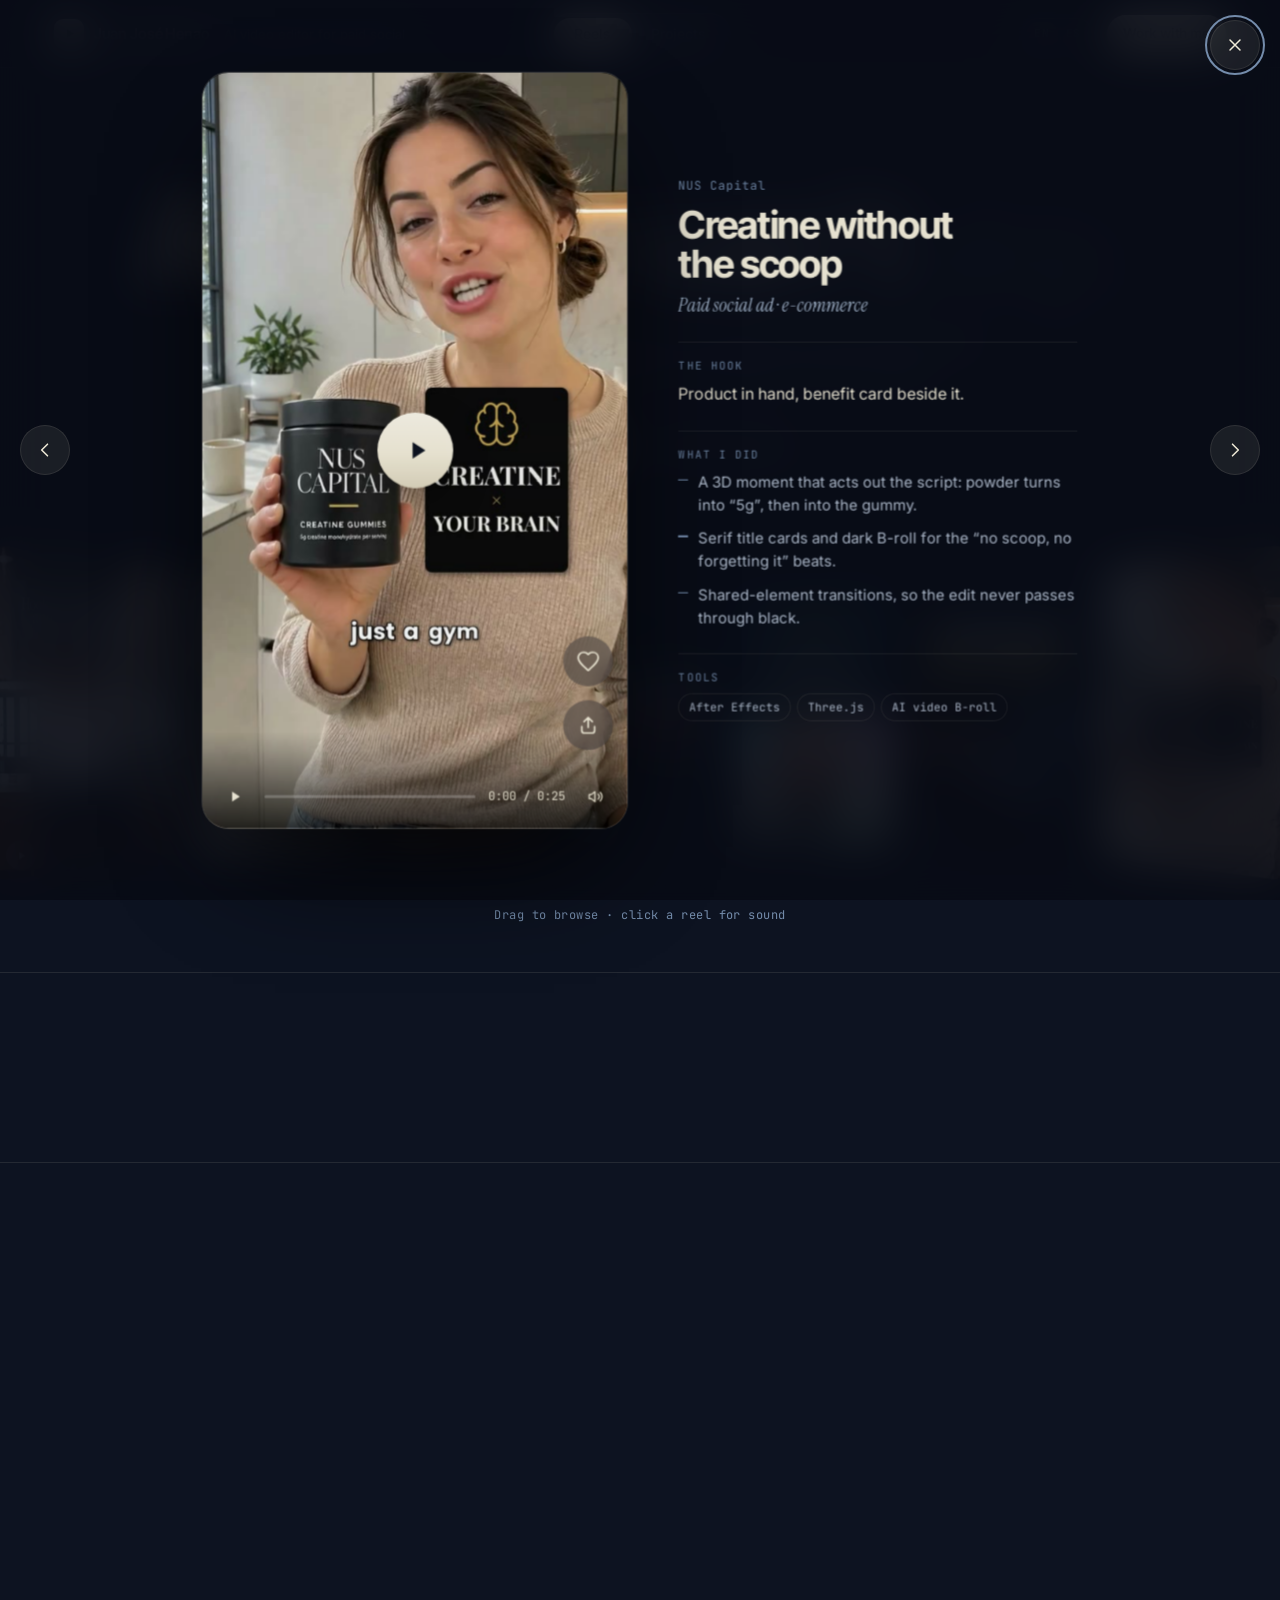
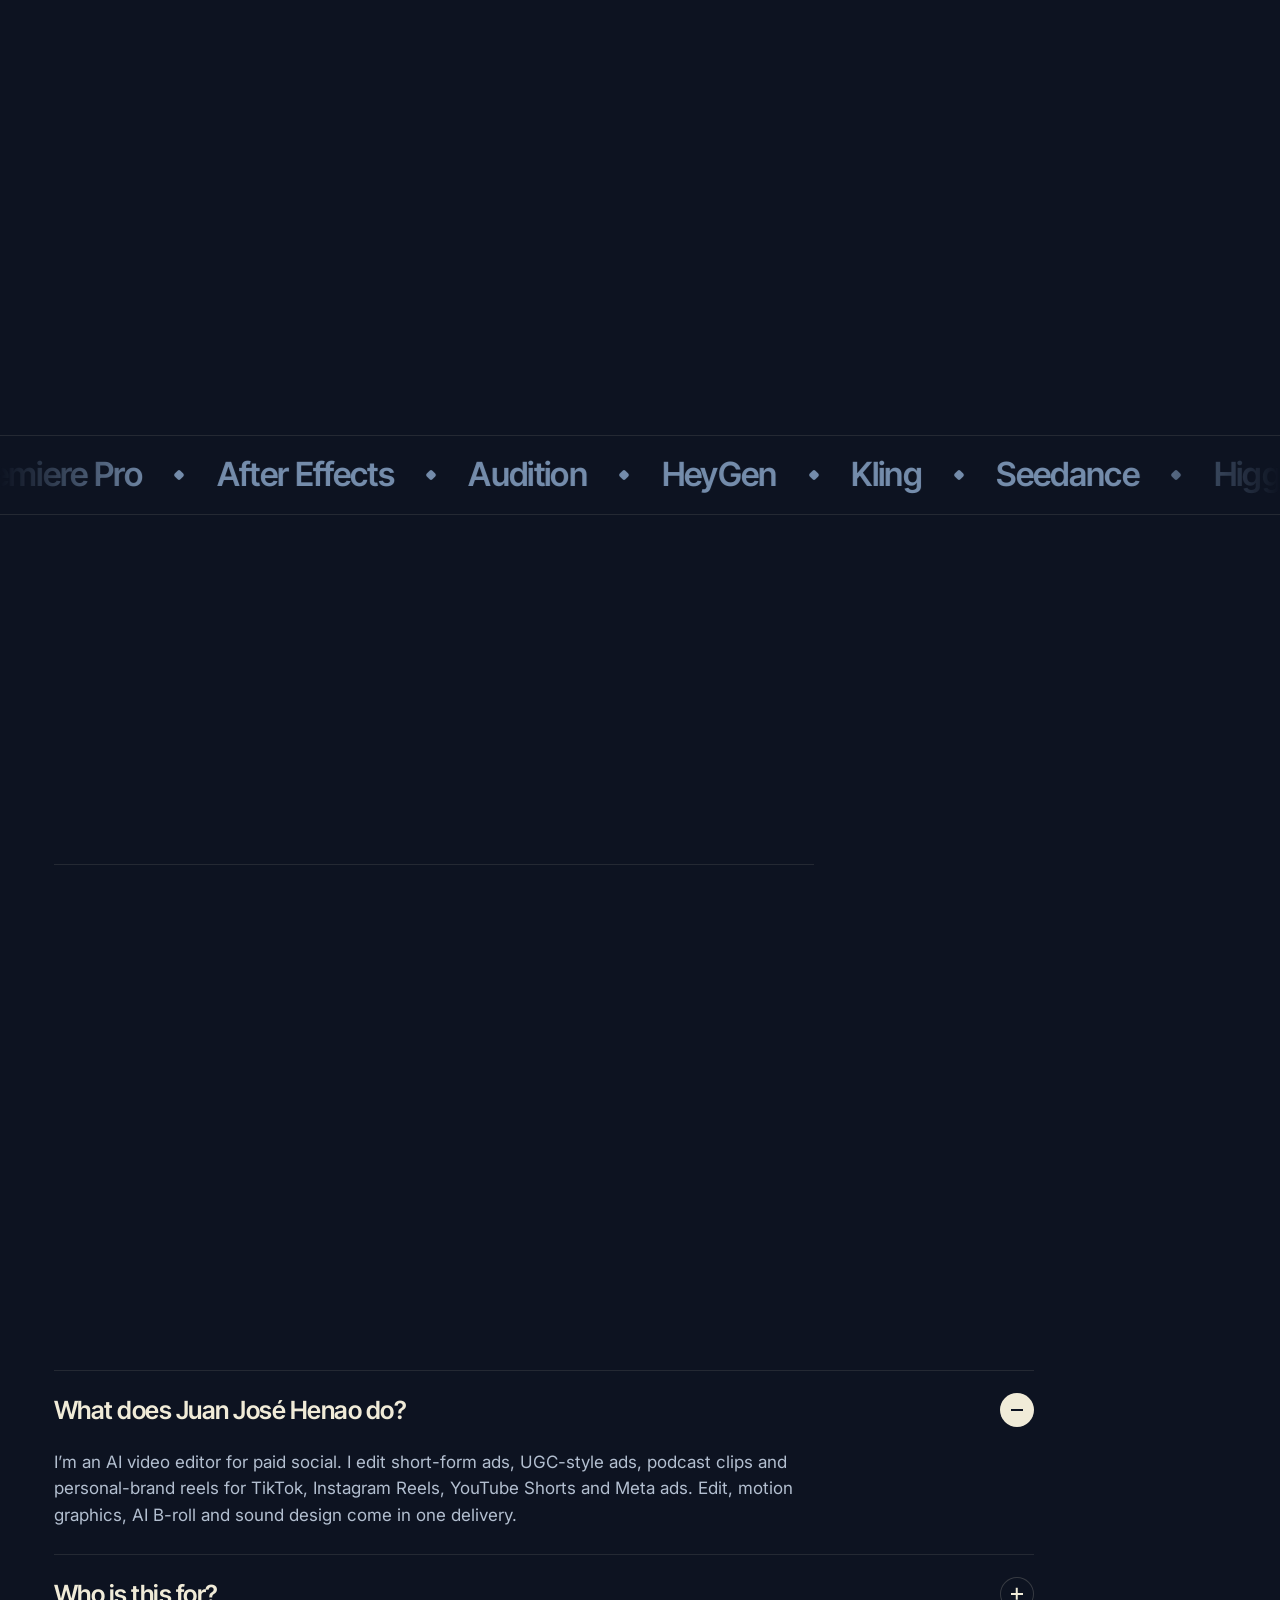
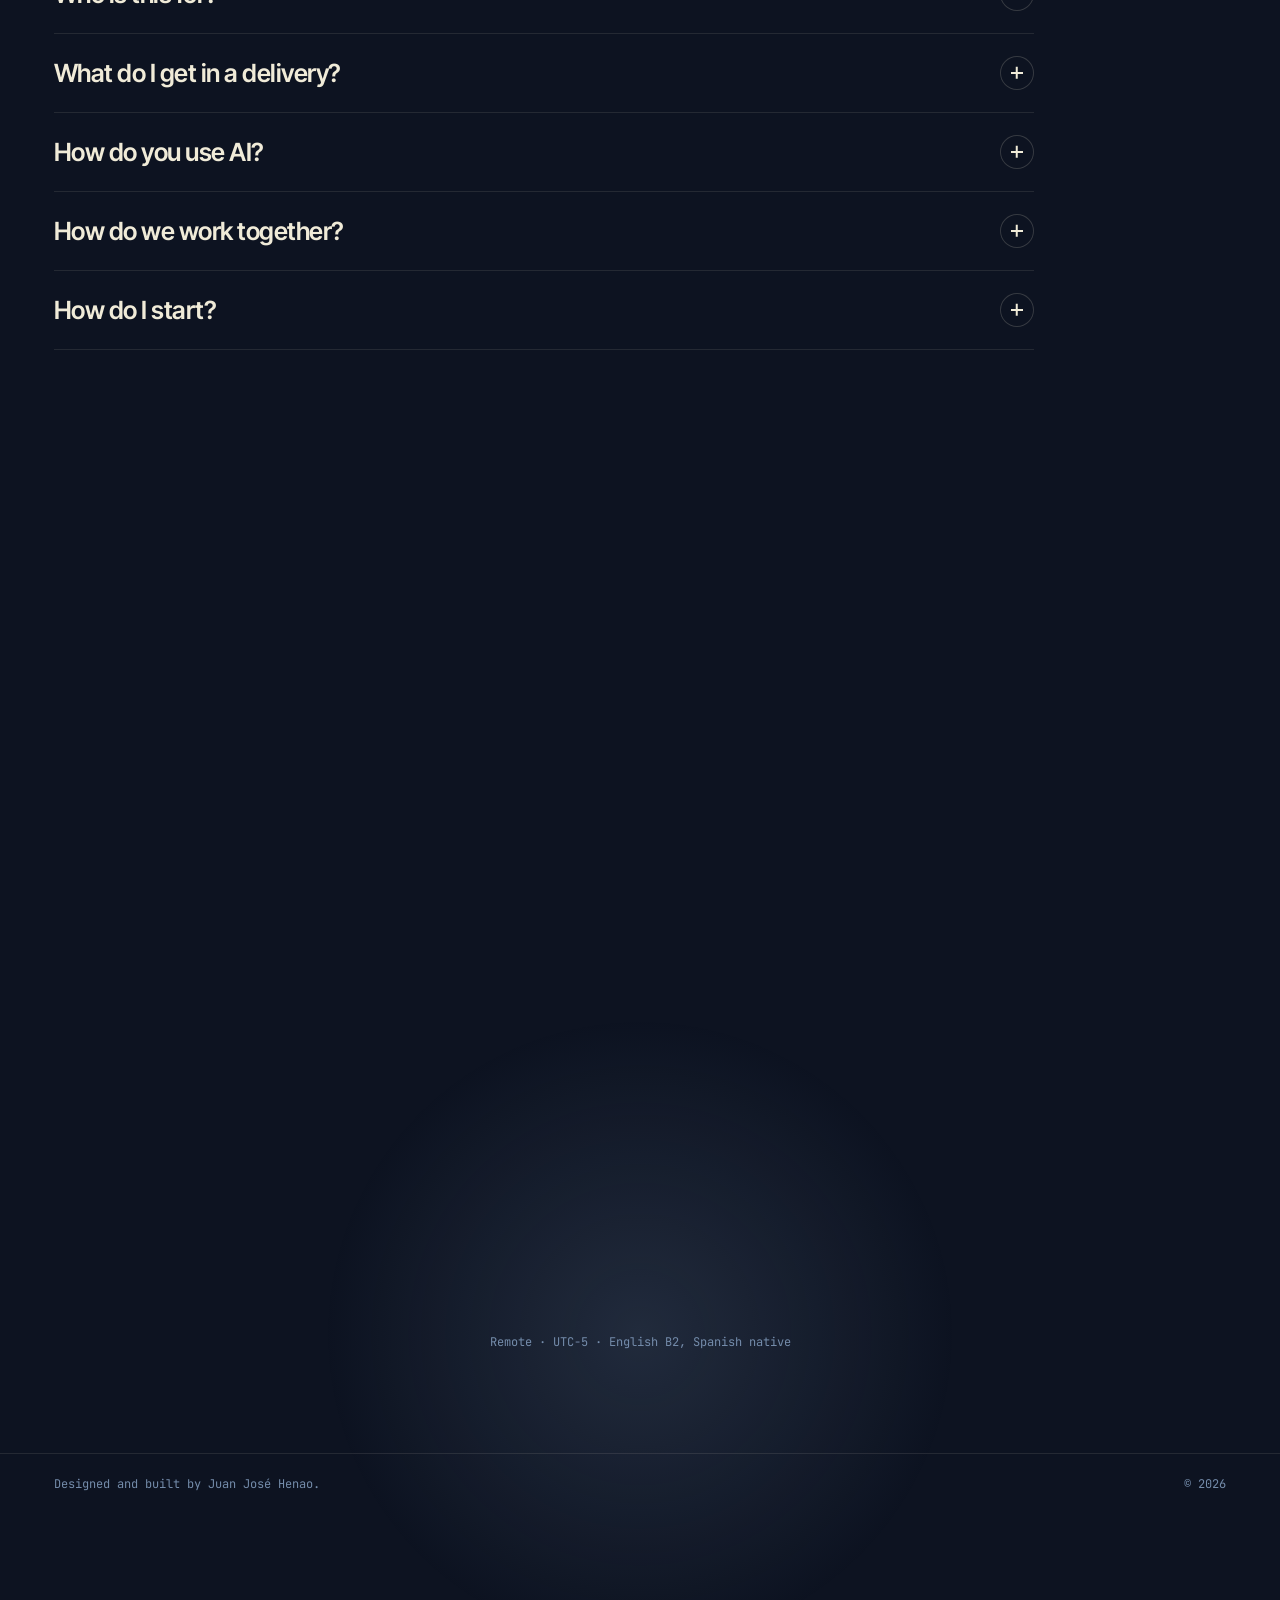
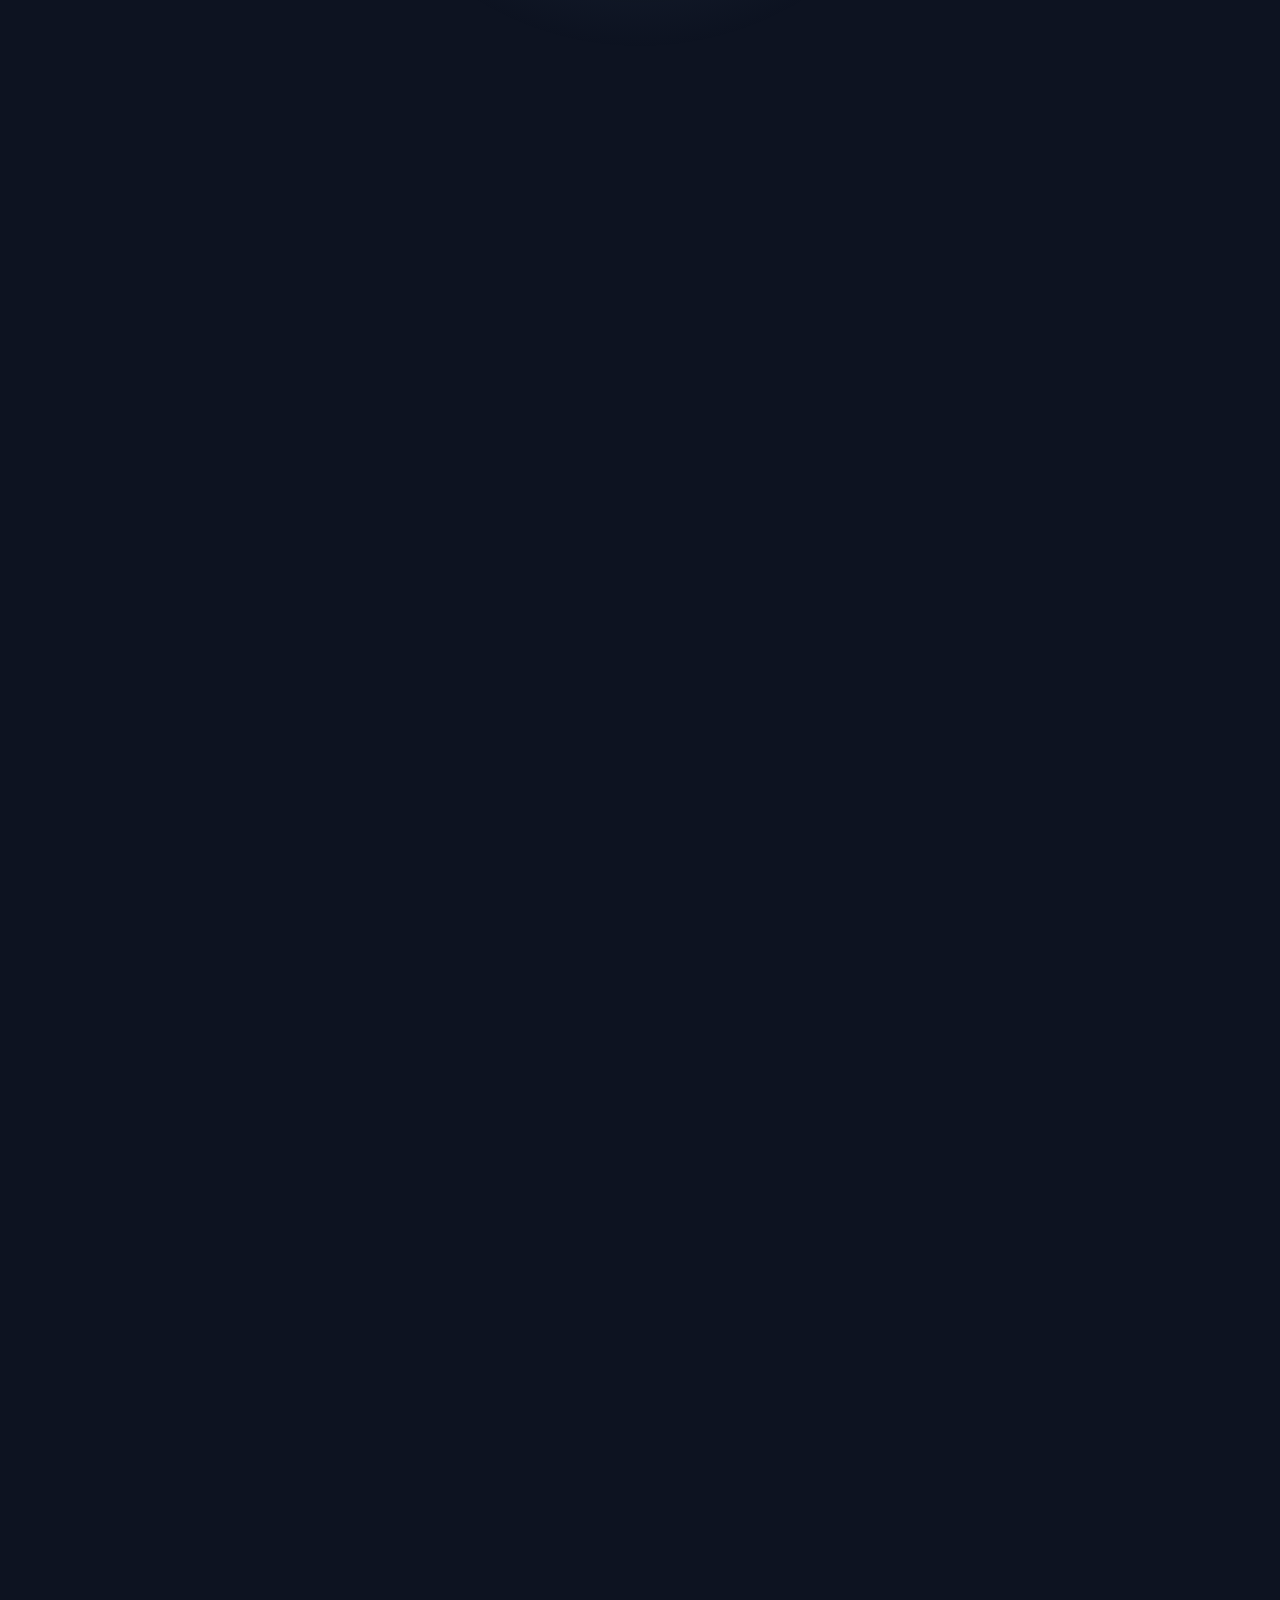
<file: r/nus.html>
<!doctype html>
<html lang="en">
<head>
<meta charset="utf-8">
<meta name="viewport" content="width=device-width, initial-scale=1">
<title>Creatine without the scoop · NUS Capital · Juan José Henao</title>
<meta name="description" content="Paid social ad · e-commerce. Product in hand, benefit card beside it.">
<link rel="canonical" href="https://juanhenao.pages.dev/r/nus">
<meta property="og:type" content="video.other">
<meta property="og:site_name" content="Juan José Henao · AI Video Editor">
<meta property="og:title" content="Creatine without the scoop · NUS Capital">
<meta property="og:description" content="Paid social ad · e-commerce. Product in hand, benefit card beside it.">
<meta property="og:url" content="https://juanhenao.pages.dev/r/nus">
<meta property="og:image" content="https://juanhenao.pages.dev/assets/poster/nus.jpg">
<meta property="og:image:width" content="720">
<meta property="og:image:height" content="1280">
<meta property="og:video" content="https://juanhenao.pages.dev/assets/video/nus.mp4">
<meta property="og:video:type" content="video/mp4">
<meta name="twitter:card" content="summary_large_image">
<meta name="theme-color" content="#0D1321">
<meta http-equiv="refresh" content="0; url=../?reel=nus">
<style>body{margin:0;min-height:100vh;display:grid;place-items:center;background:#0D1321;color:#F0EBD8;font:500 16px/1.5 system-ui,sans-serif}a{color:#F0EBD8}</style>
</head>
<body><a href="../?reel=nus">Creatine without the scoop · NUS Capital →</a></body>
</html>
</file>
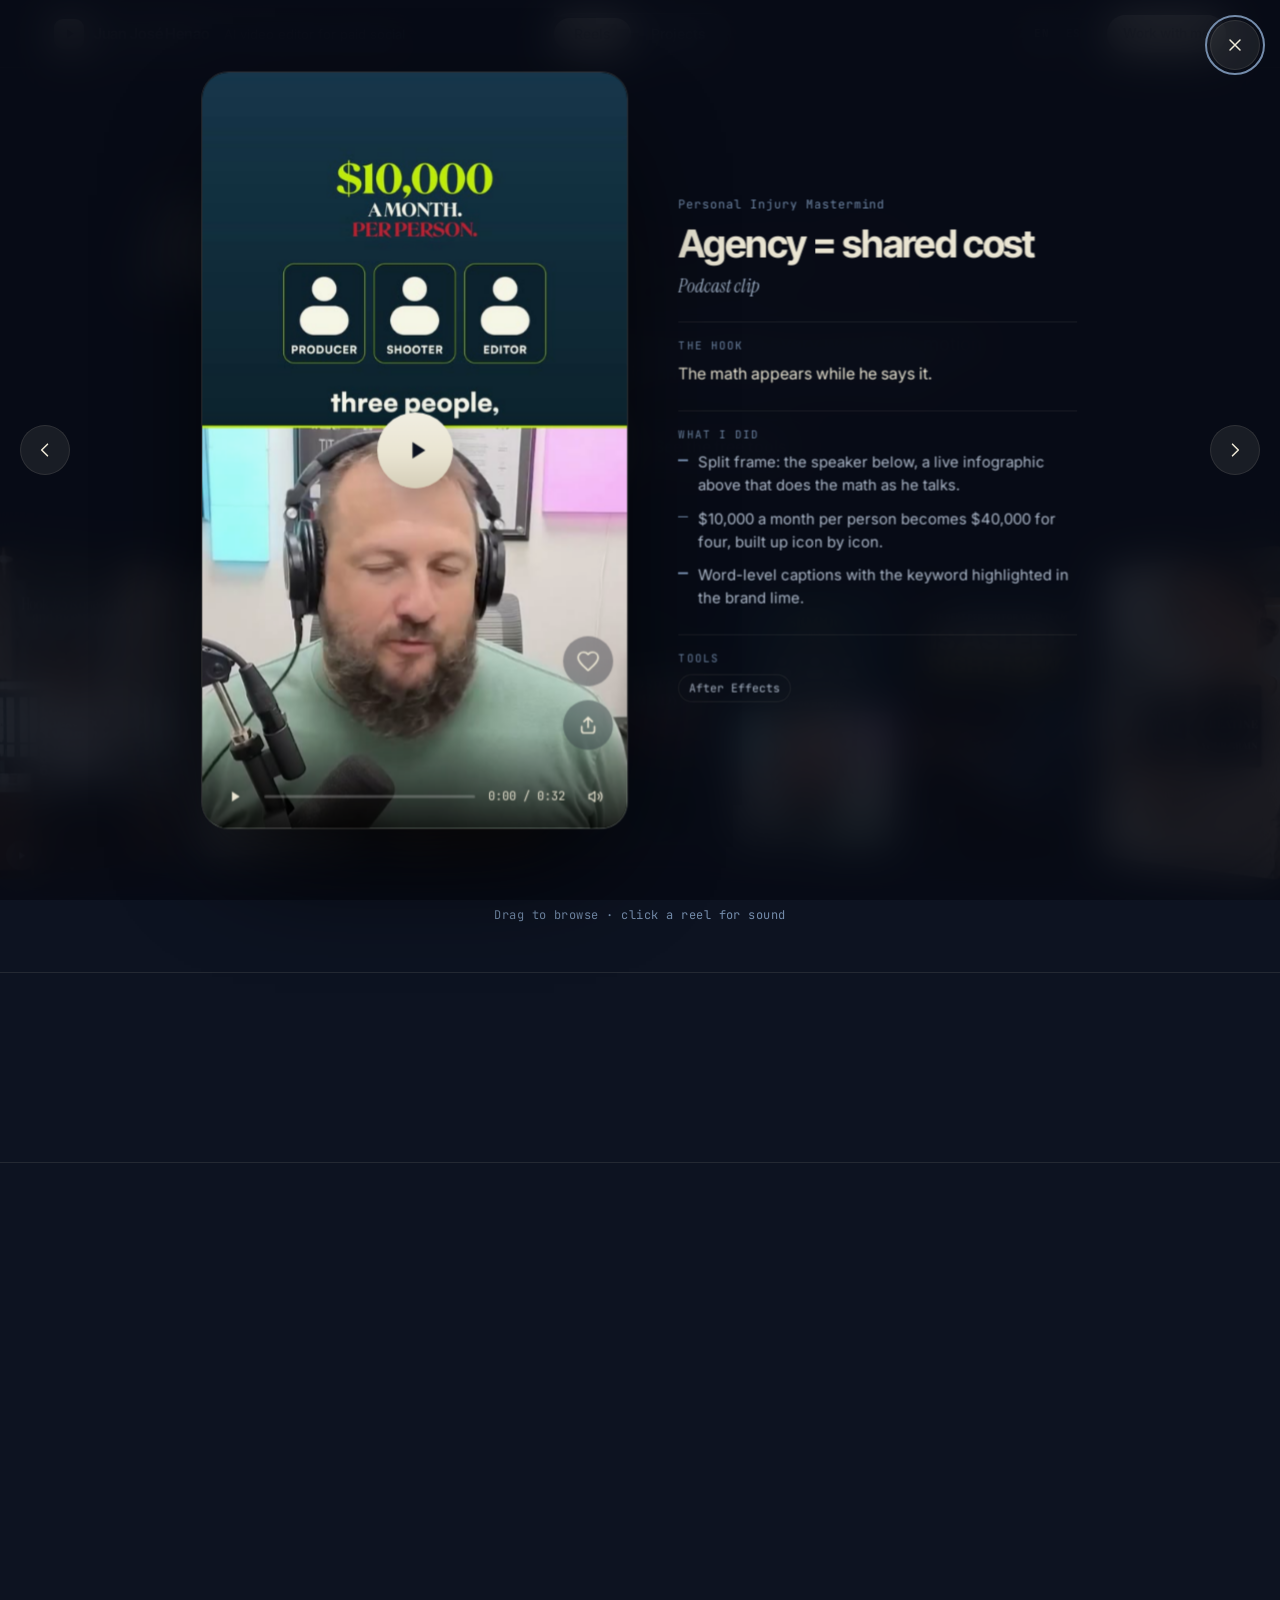
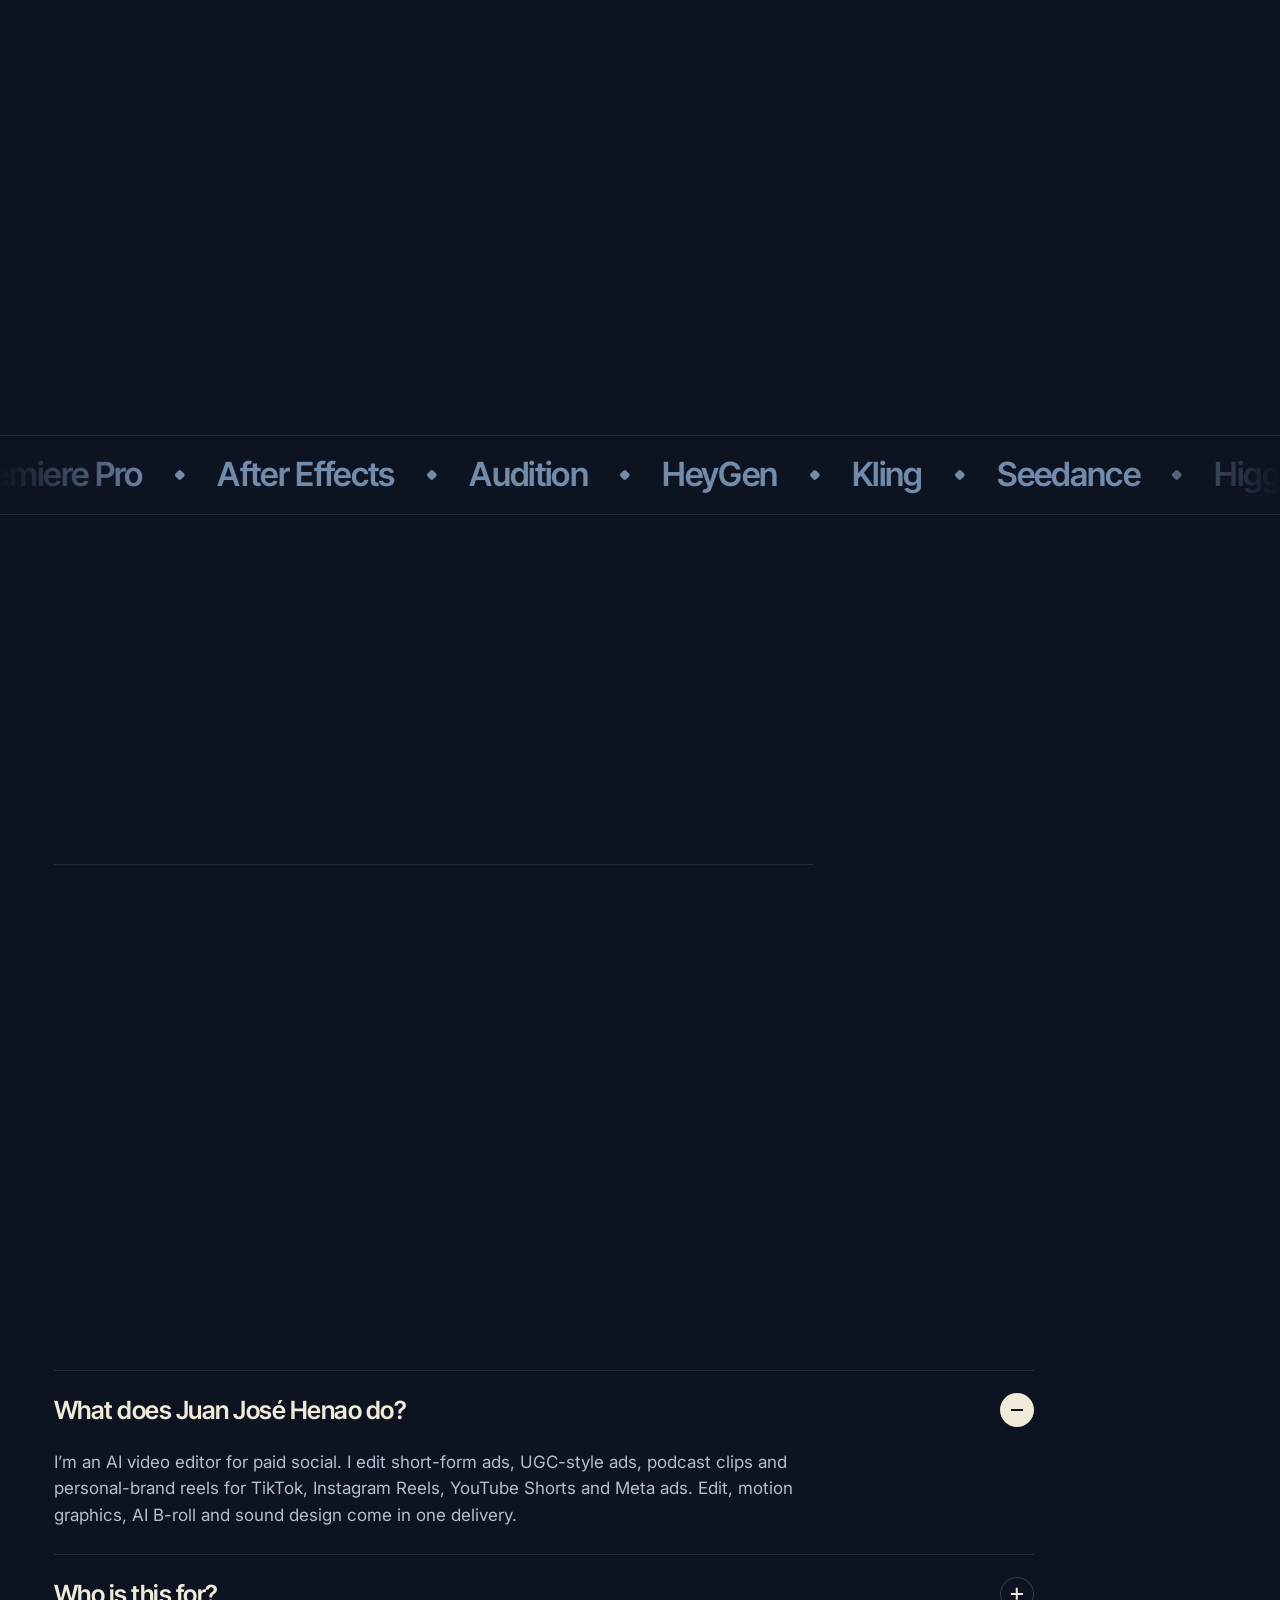
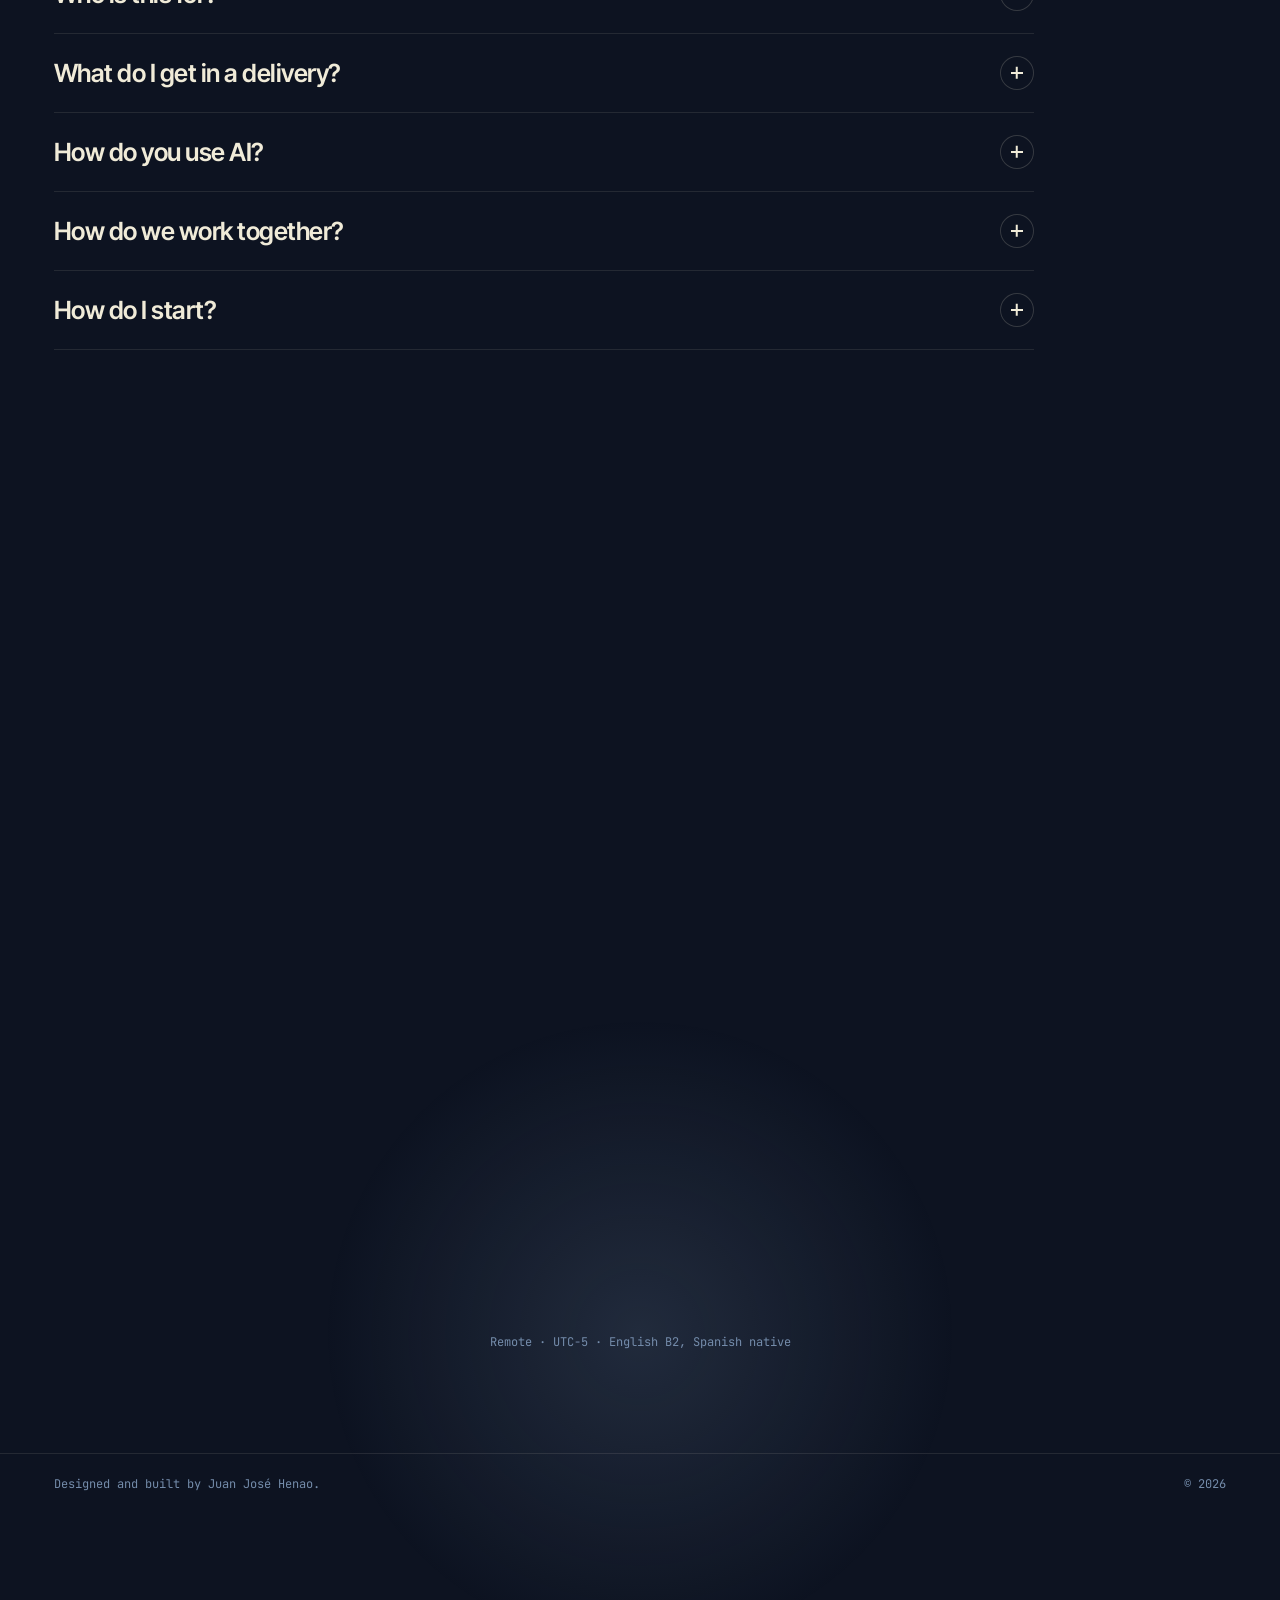
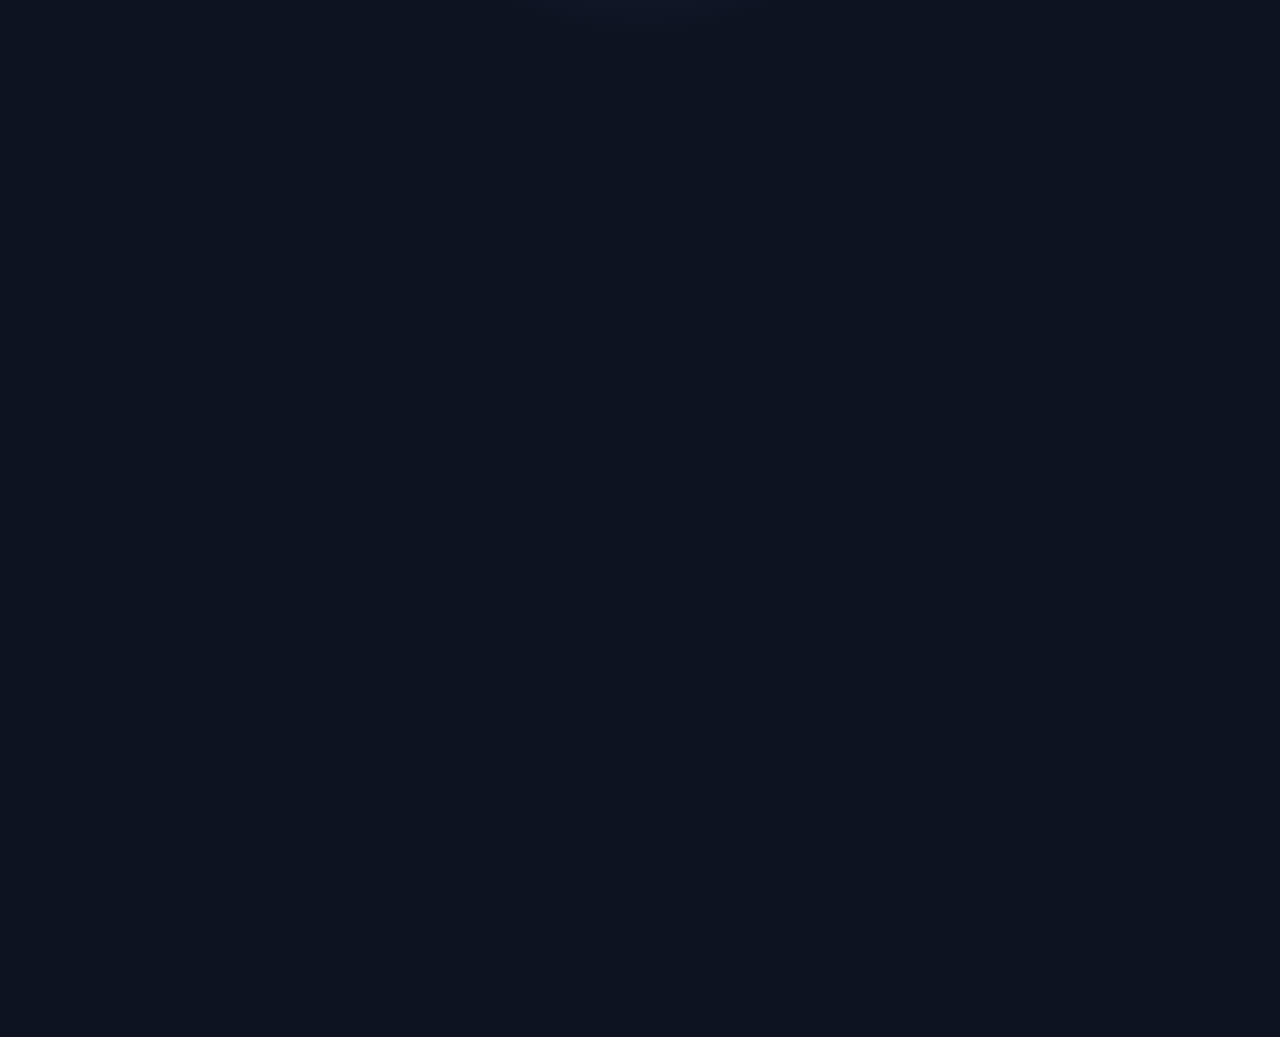
<file: r/pim-clip.html>
<!doctype html>
<html lang="en">
<head>
<meta charset="utf-8">
<meta name="viewport" content="width=device-width, initial-scale=1">
<title>Agency = shared cost · Personal Injury Mastermind · Juan José Henao</title>
<meta name="description" content="Podcast clip. The math appears while he says it.">
<link rel="canonical" href="https://juanhenao.pages.dev/r/pim-clip">
<meta property="og:type" content="video.other">
<meta property="og:site_name" content="Juan José Henao · AI Video Editor">
<meta property="og:title" content="Agency = shared cost · Personal Injury Mastermind">
<meta property="og:description" content="Podcast clip. The math appears while he says it.">
<meta property="og:url" content="https://juanhenao.pages.dev/r/pim-clip">
<meta property="og:image" content="https://juanhenao.pages.dev/assets/poster/pim-clip.jpg">
<meta property="og:image:width" content="720">
<meta property="og:image:height" content="1280">
<meta property="og:video" content="https://juanhenao.pages.dev/assets/video/pim-clip.mp4">
<meta property="og:video:type" content="video/mp4">
<meta name="twitter:card" content="summary_large_image">
<meta name="theme-color" content="#0D1321">
<meta http-equiv="refresh" content="0; url=../?reel=pim-clip">
<style>body{margin:0;min-height:100vh;display:grid;place-items:center;background:#0D1321;color:#F0EBD8;font:500 16px/1.5 system-ui,sans-serif}a{color:#F0EBD8}</style>
</head>
<body><a href="../?reel=pim-clip">Agency = shared cost · Personal Injury Mastermind →</a></body>
</html>
</file>
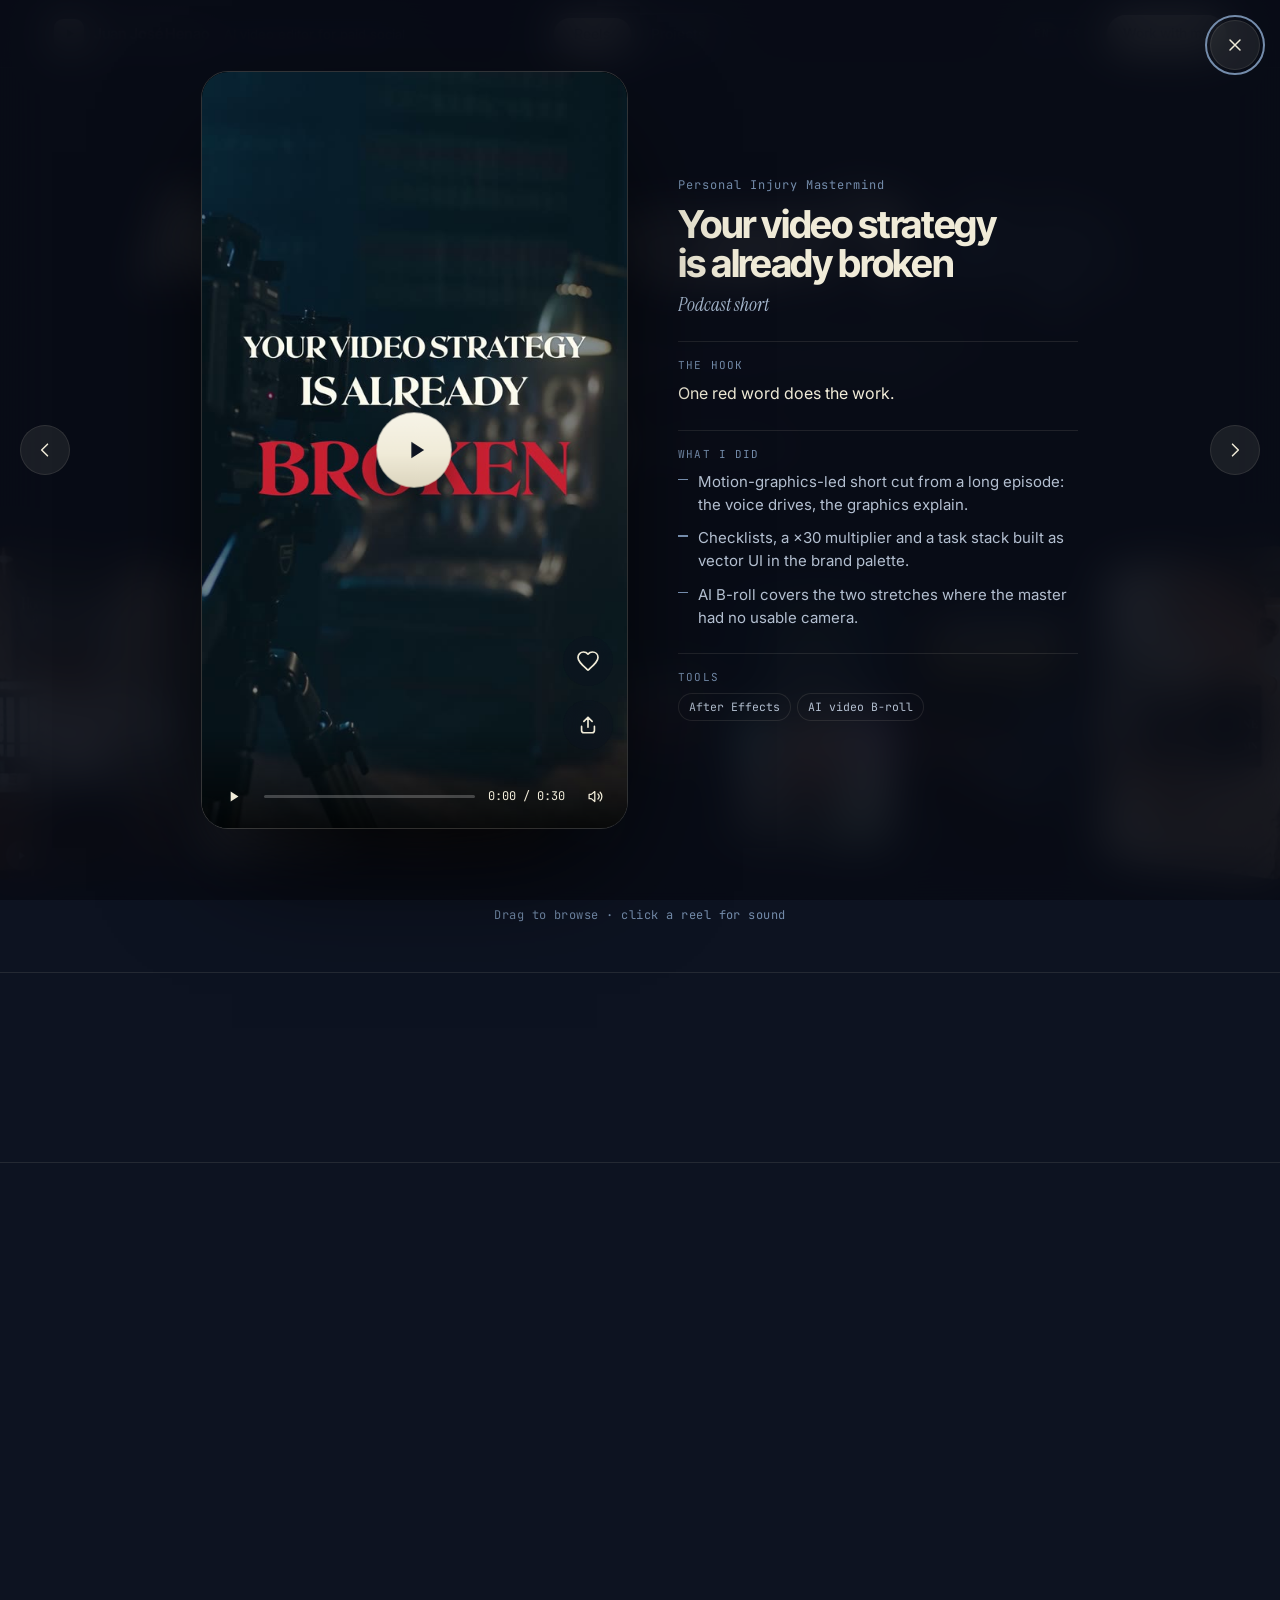
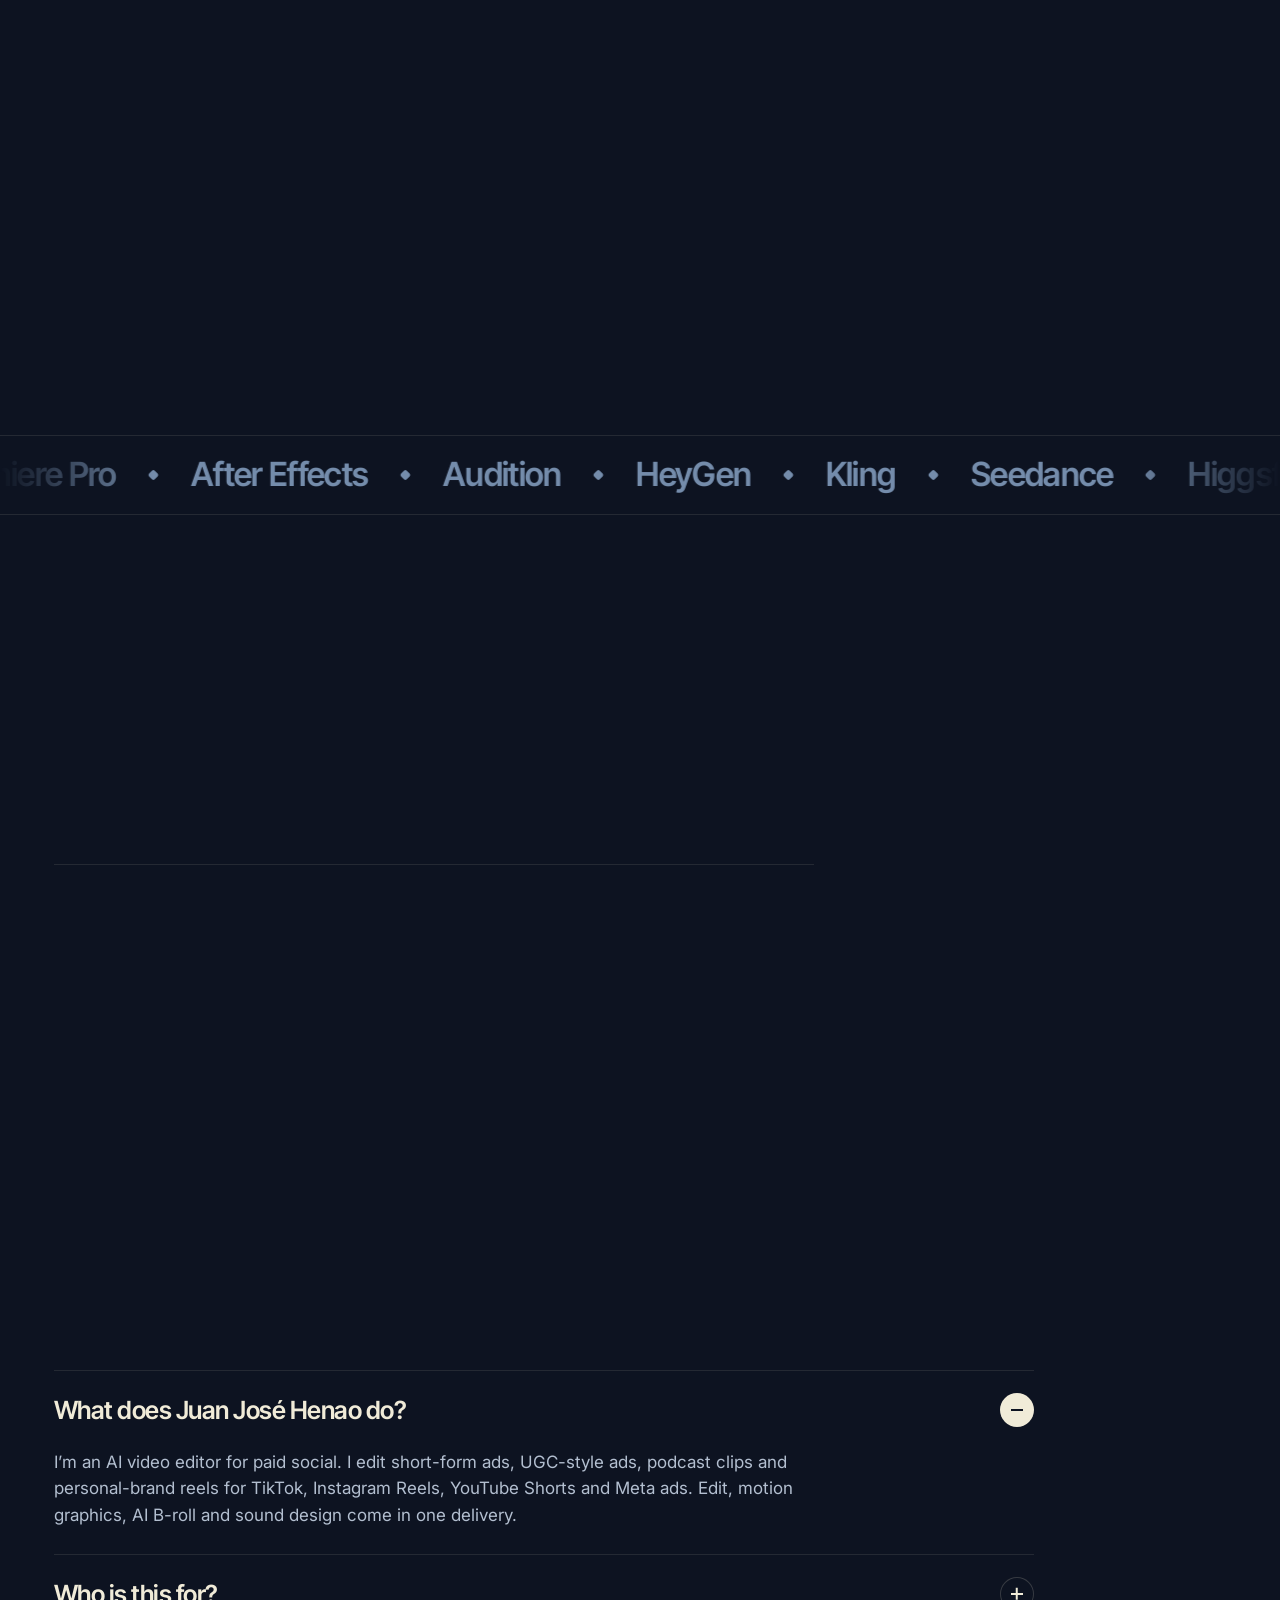
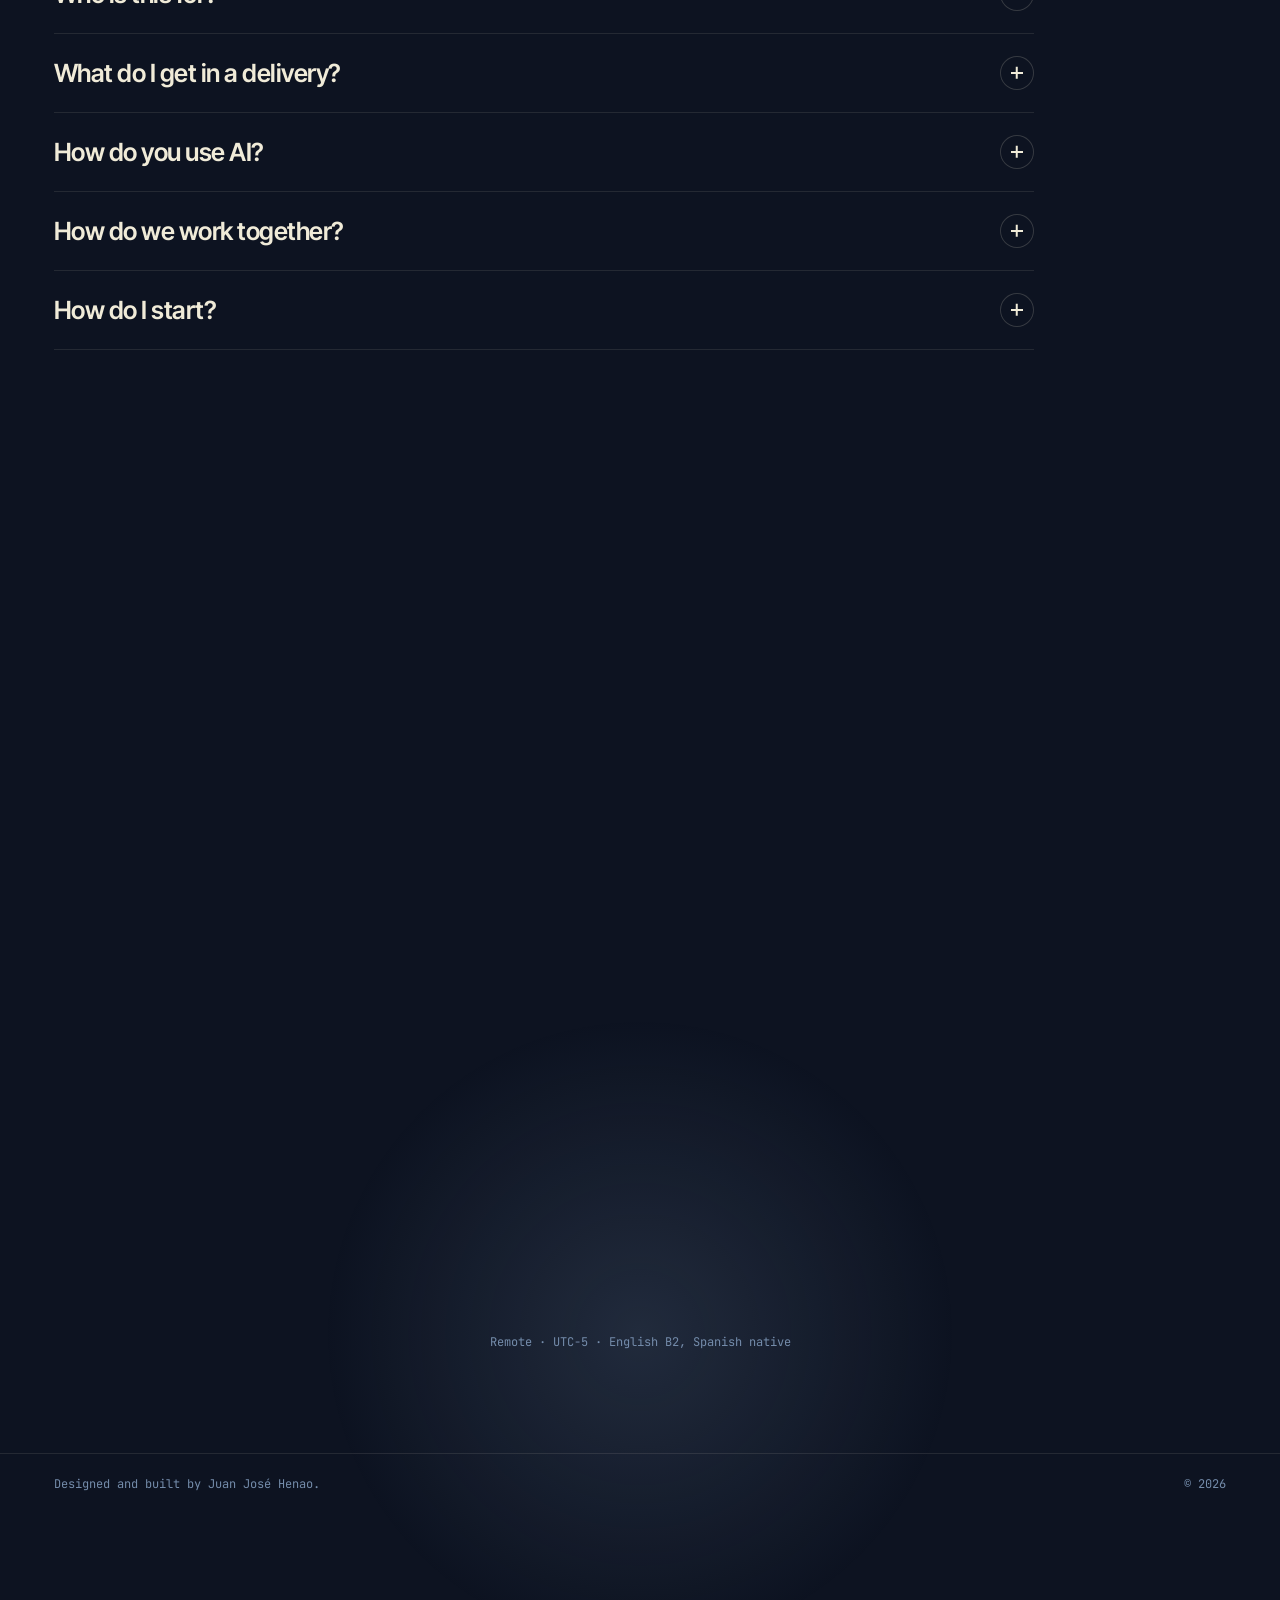
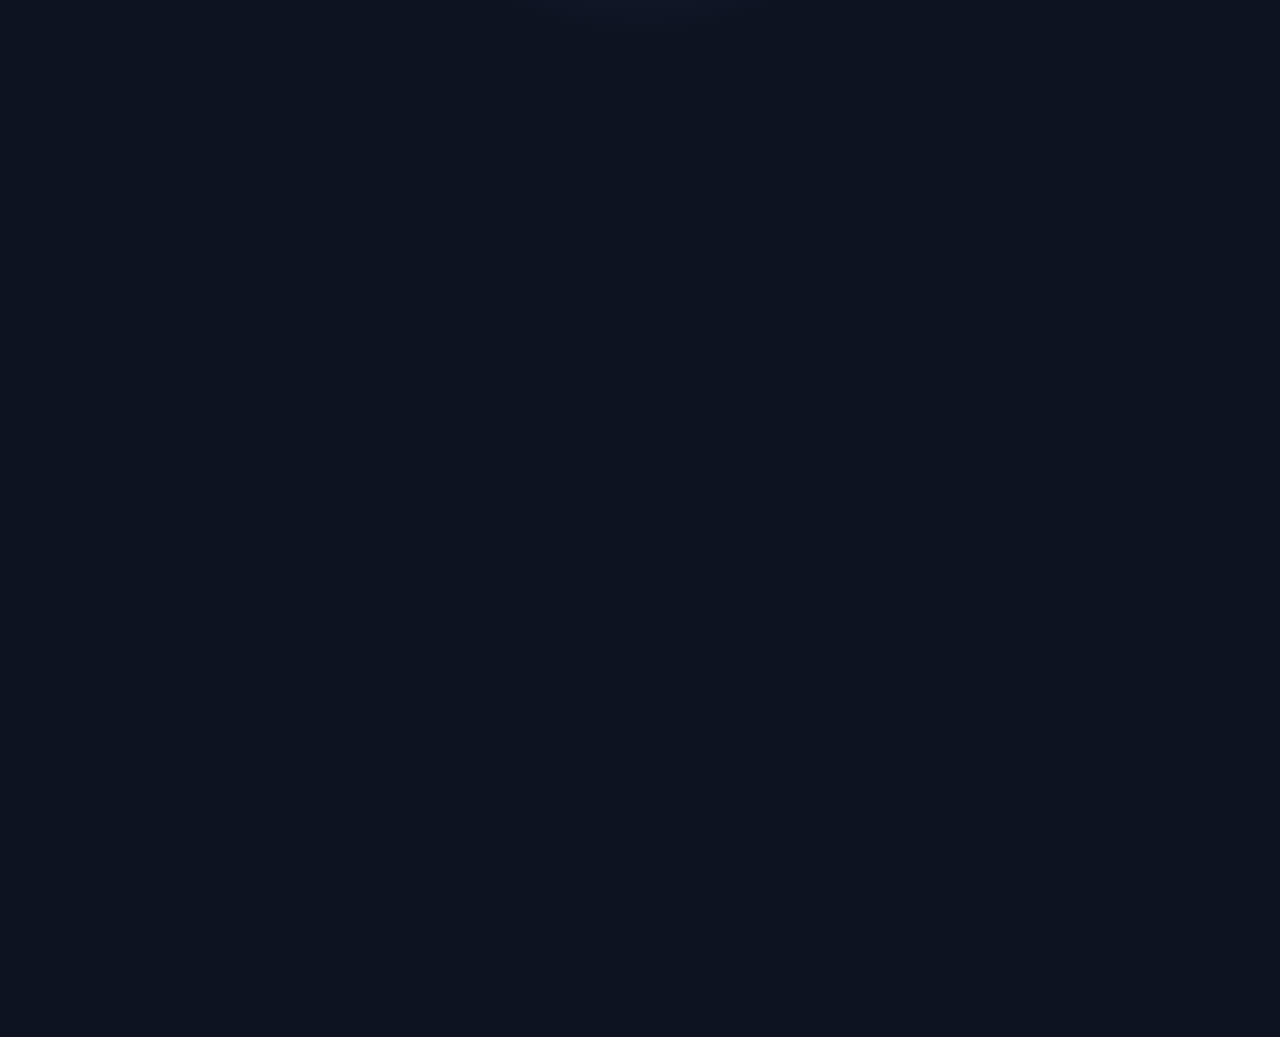
<file: r/pim-short.html>
<!doctype html>
<html lang="en">
<head>
<meta charset="utf-8">
<meta name="viewport" content="width=device-width, initial-scale=1">
<title>Your video strategy is already broken · Personal Injury Mastermind · Juan José Henao</title>
<meta name="description" content="Podcast short. One red word does the work.">
<link rel="canonical" href="https://juanhenao.pages.dev/r/pim-short">
<meta property="og:type" content="video.other">
<meta property="og:site_name" content="Juan José Henao · AI Video Editor">
<meta property="og:title" content="Your video strategy is already broken · Personal Injury Mastermind">
<meta property="og:description" content="Podcast short. One red word does the work.">
<meta property="og:url" content="https://juanhenao.pages.dev/r/pim-short">
<meta property="og:image" content="https://juanhenao.pages.dev/assets/poster/pim-short.jpg">
<meta property="og:image:width" content="720">
<meta property="og:image:height" content="1280">
<meta property="og:video" content="https://juanhenao.pages.dev/assets/video/pim-short.mp4">
<meta property="og:video:type" content="video/mp4">
<meta name="twitter:card" content="summary_large_image">
<meta name="theme-color" content="#0D1321">
<meta http-equiv="refresh" content="0; url=../?reel=pim-short">
<style>body{margin:0;min-height:100vh;display:grid;place-items:center;background:#0D1321;color:#F0EBD8;font:500 16px/1.5 system-ui,sans-serif}a{color:#F0EBD8}</style>
</head>
<body><a href="../?reel=pim-short">Your video strategy is already broken · Personal Injury Mastermind →</a></body>
</html>
</file>
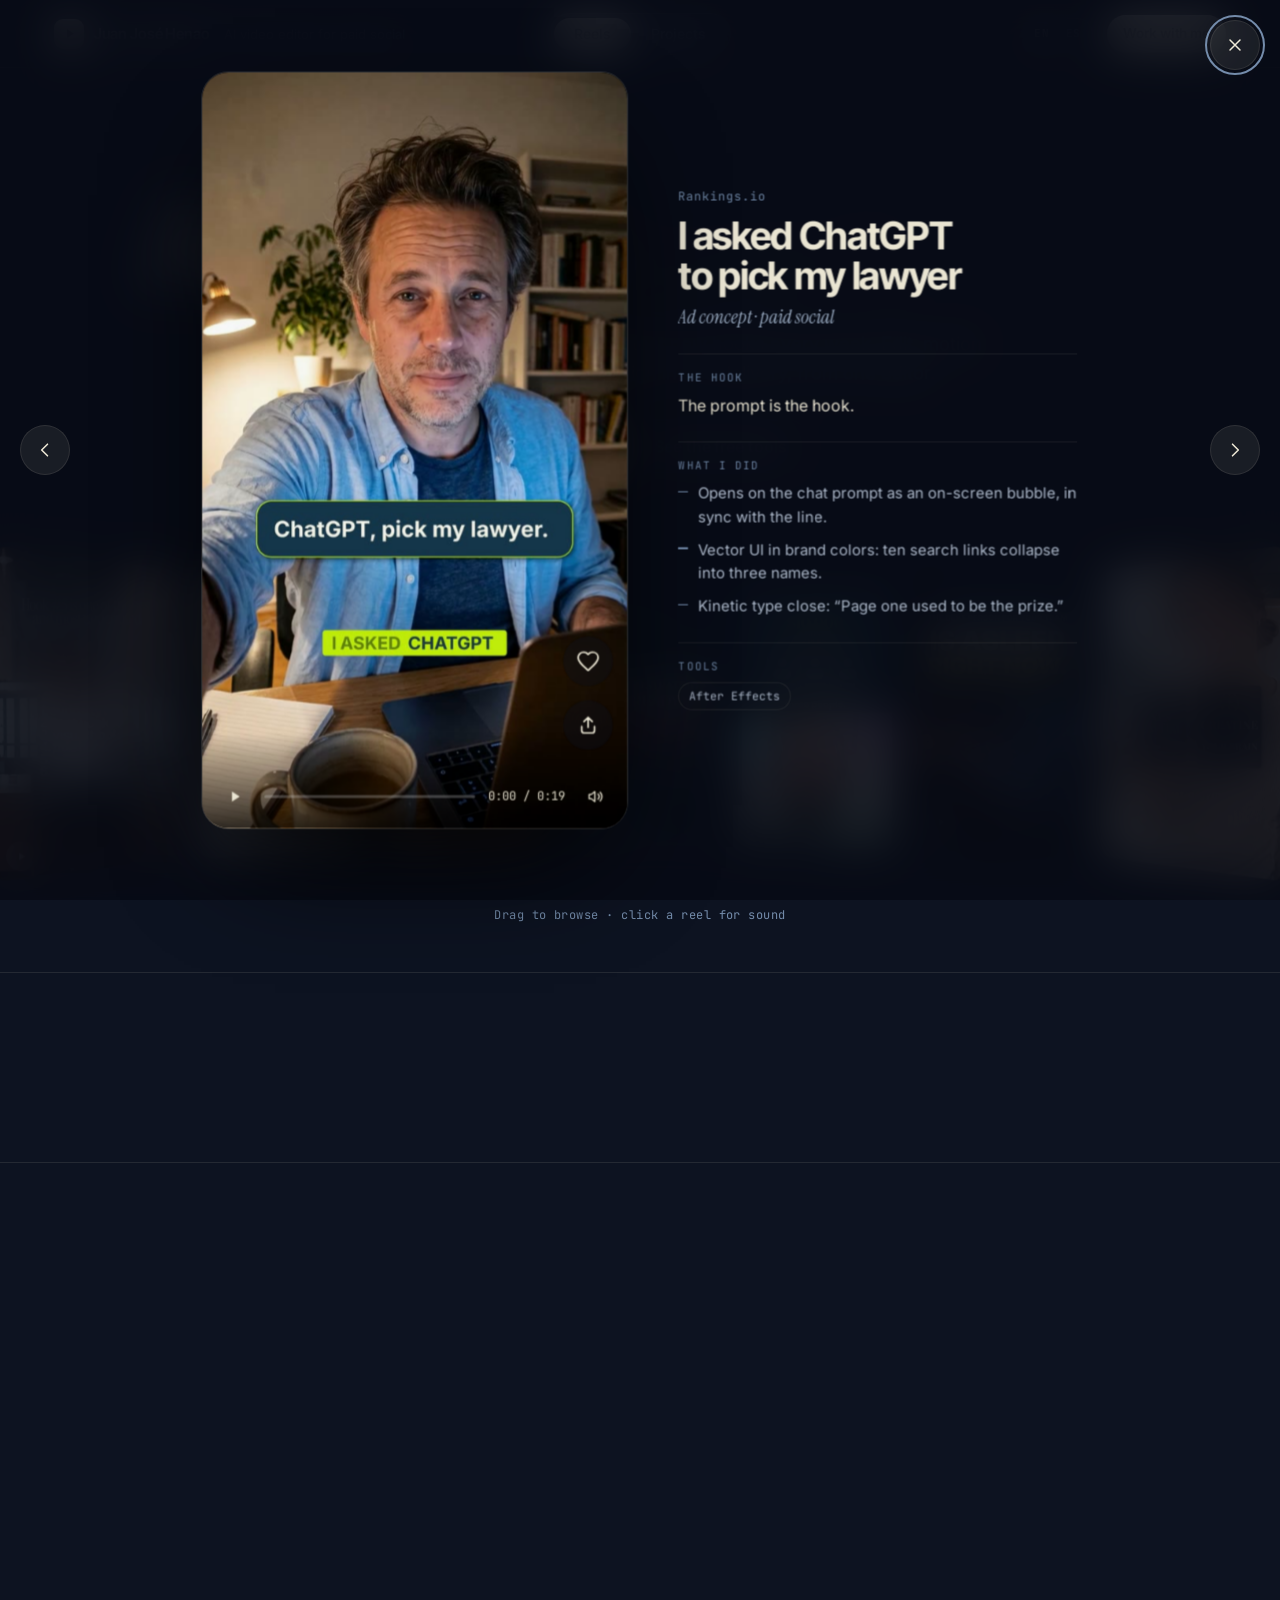
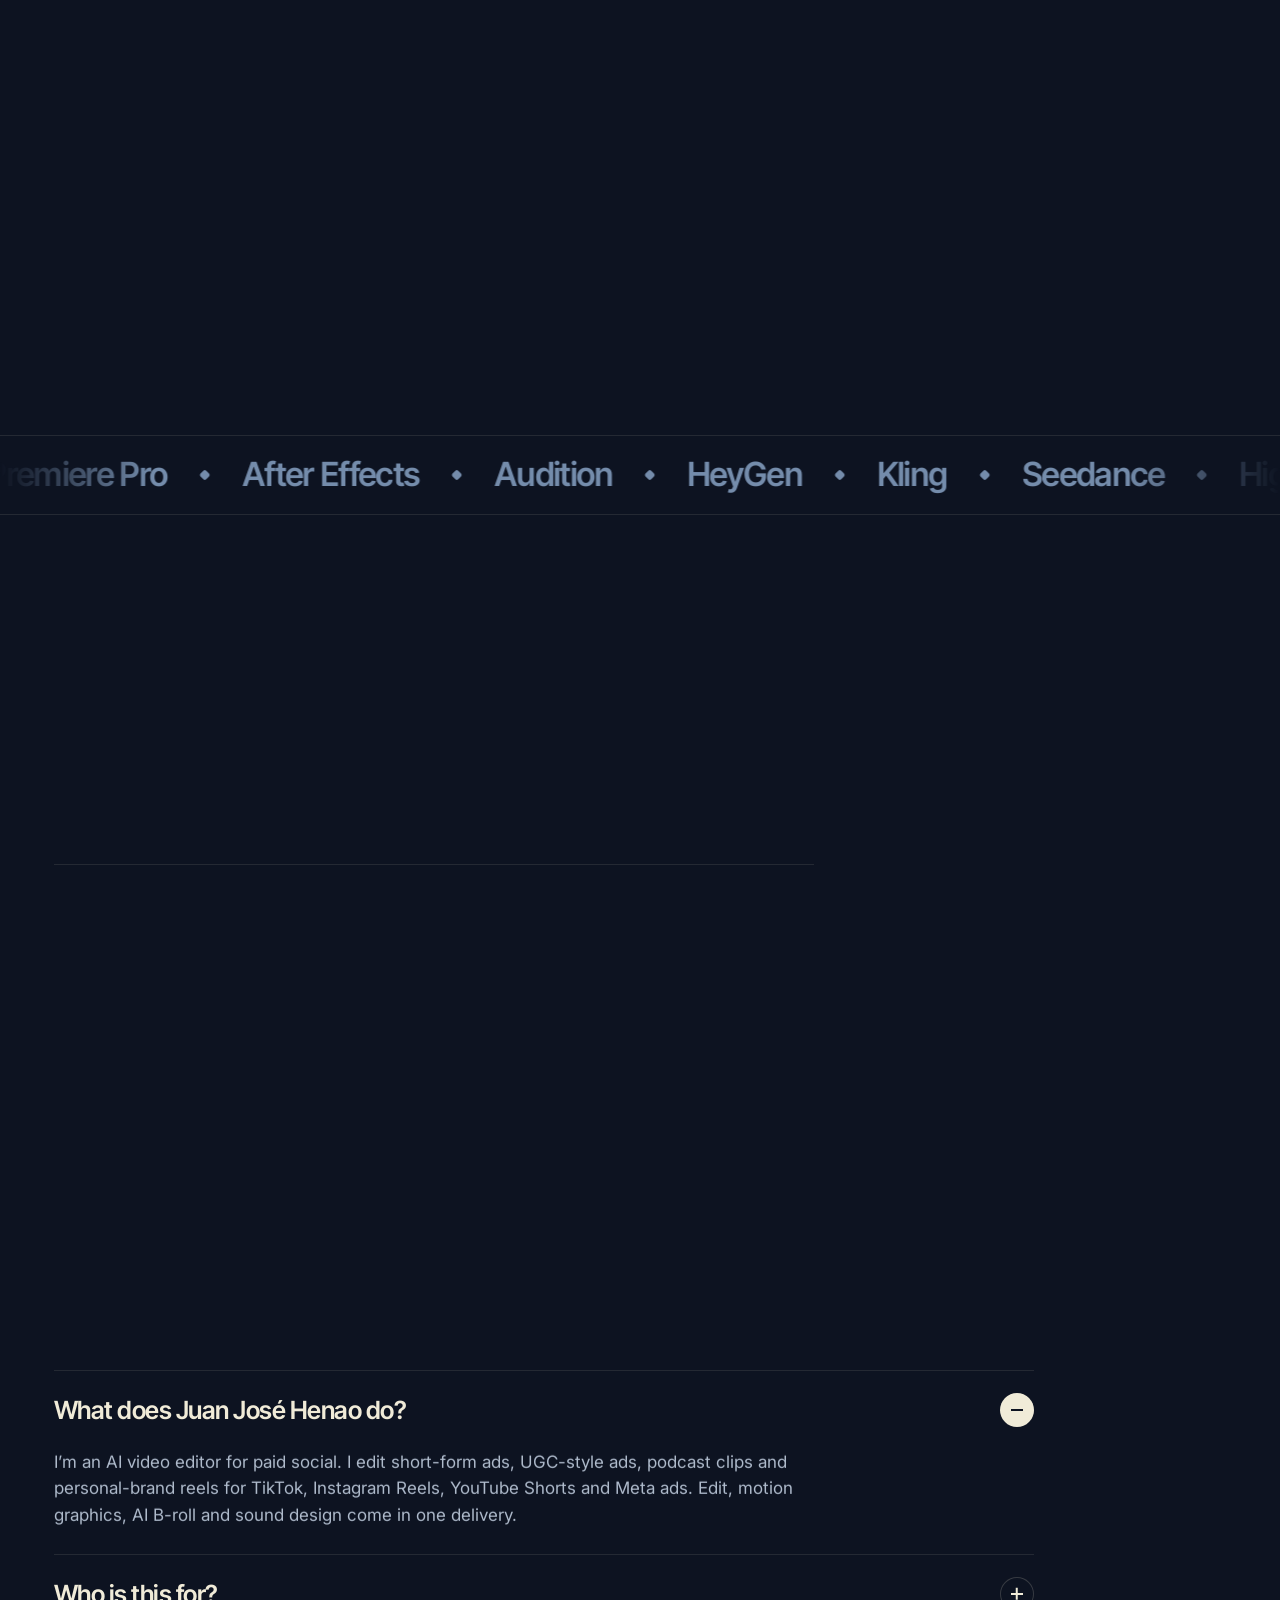
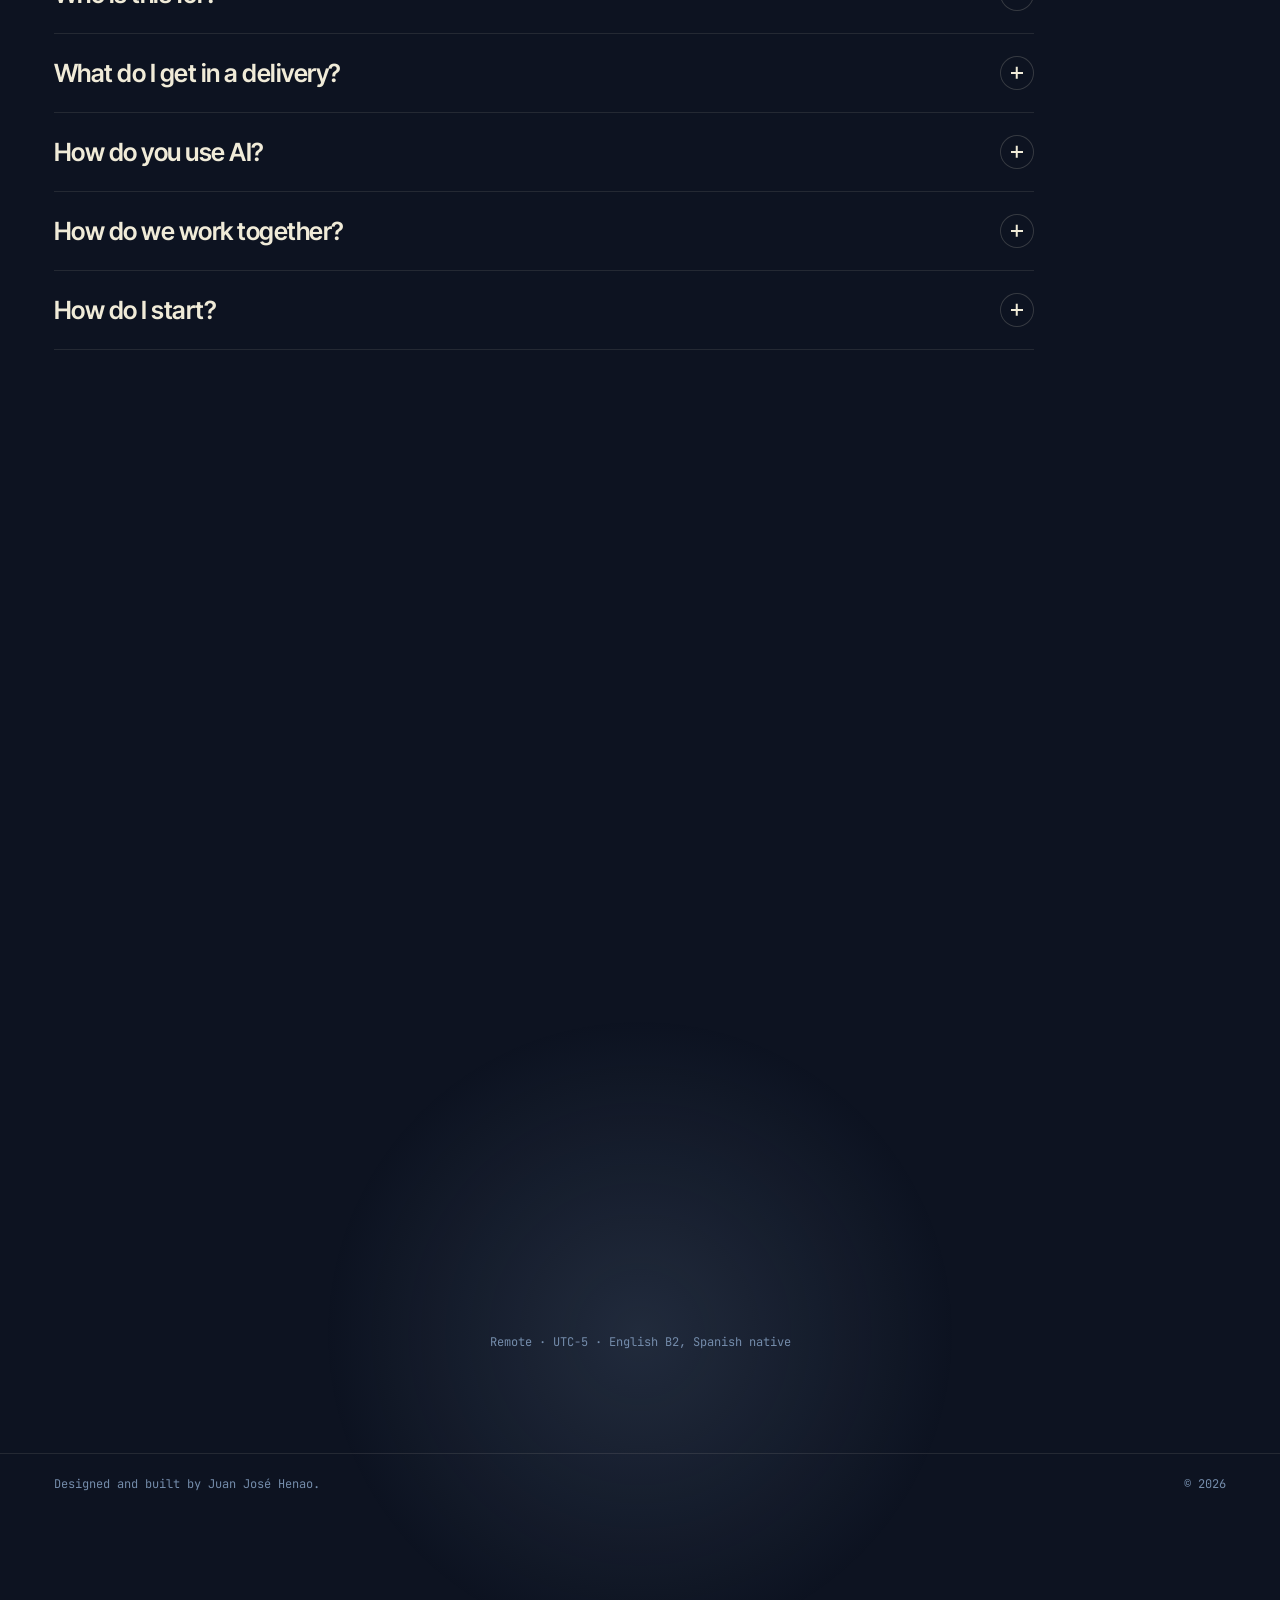
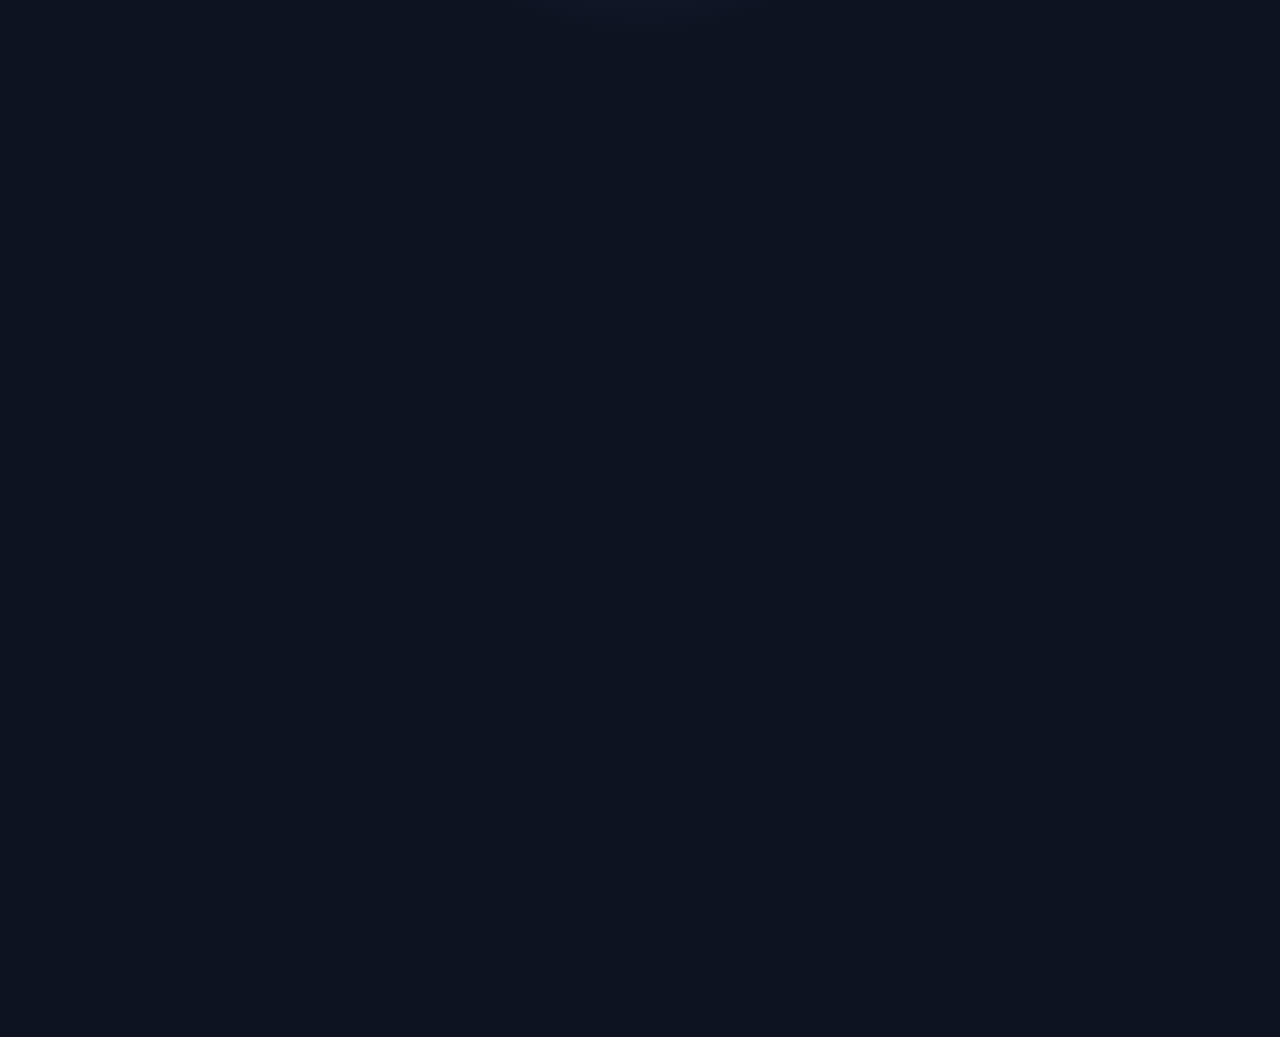
<file: r/rankings.html>
<!doctype html>
<html lang="en">
<head>
<meta charset="utf-8">
<meta name="viewport" content="width=device-width, initial-scale=1">
<title>I asked ChatGPT to pick my lawyer · Rankings.io · Juan José Henao</title>
<meta name="description" content="Ad concept · paid social. The prompt is the hook.">
<link rel="canonical" href="https://juanhenao.pages.dev/r/rankings">
<meta property="og:type" content="video.other">
<meta property="og:site_name" content="Juan José Henao · AI Video Editor">
<meta property="og:title" content="I asked ChatGPT to pick my lawyer · Rankings.io">
<meta property="og:description" content="Ad concept · paid social. The prompt is the hook.">
<meta property="og:url" content="https://juanhenao.pages.dev/r/rankings">
<meta property="og:image" content="https://juanhenao.pages.dev/assets/poster/rankings.jpg">
<meta property="og:image:width" content="720">
<meta property="og:image:height" content="1280">
<meta property="og:video" content="https://juanhenao.pages.dev/assets/video/rankings.mp4">
<meta property="og:video:type" content="video/mp4">
<meta name="twitter:card" content="summary_large_image">
<meta name="theme-color" content="#0D1321">
<meta http-equiv="refresh" content="0; url=../?reel=rankings">
<style>body{margin:0;min-height:100vh;display:grid;place-items:center;background:#0D1321;color:#F0EBD8;font:500 16px/1.5 system-ui,sans-serif}a{color:#F0EBD8}</style>
</head>
<body><a href="../?reel=rankings">I asked ChatGPT to pick my lawyer · Rankings.io →</a></body>
</html>
</file>
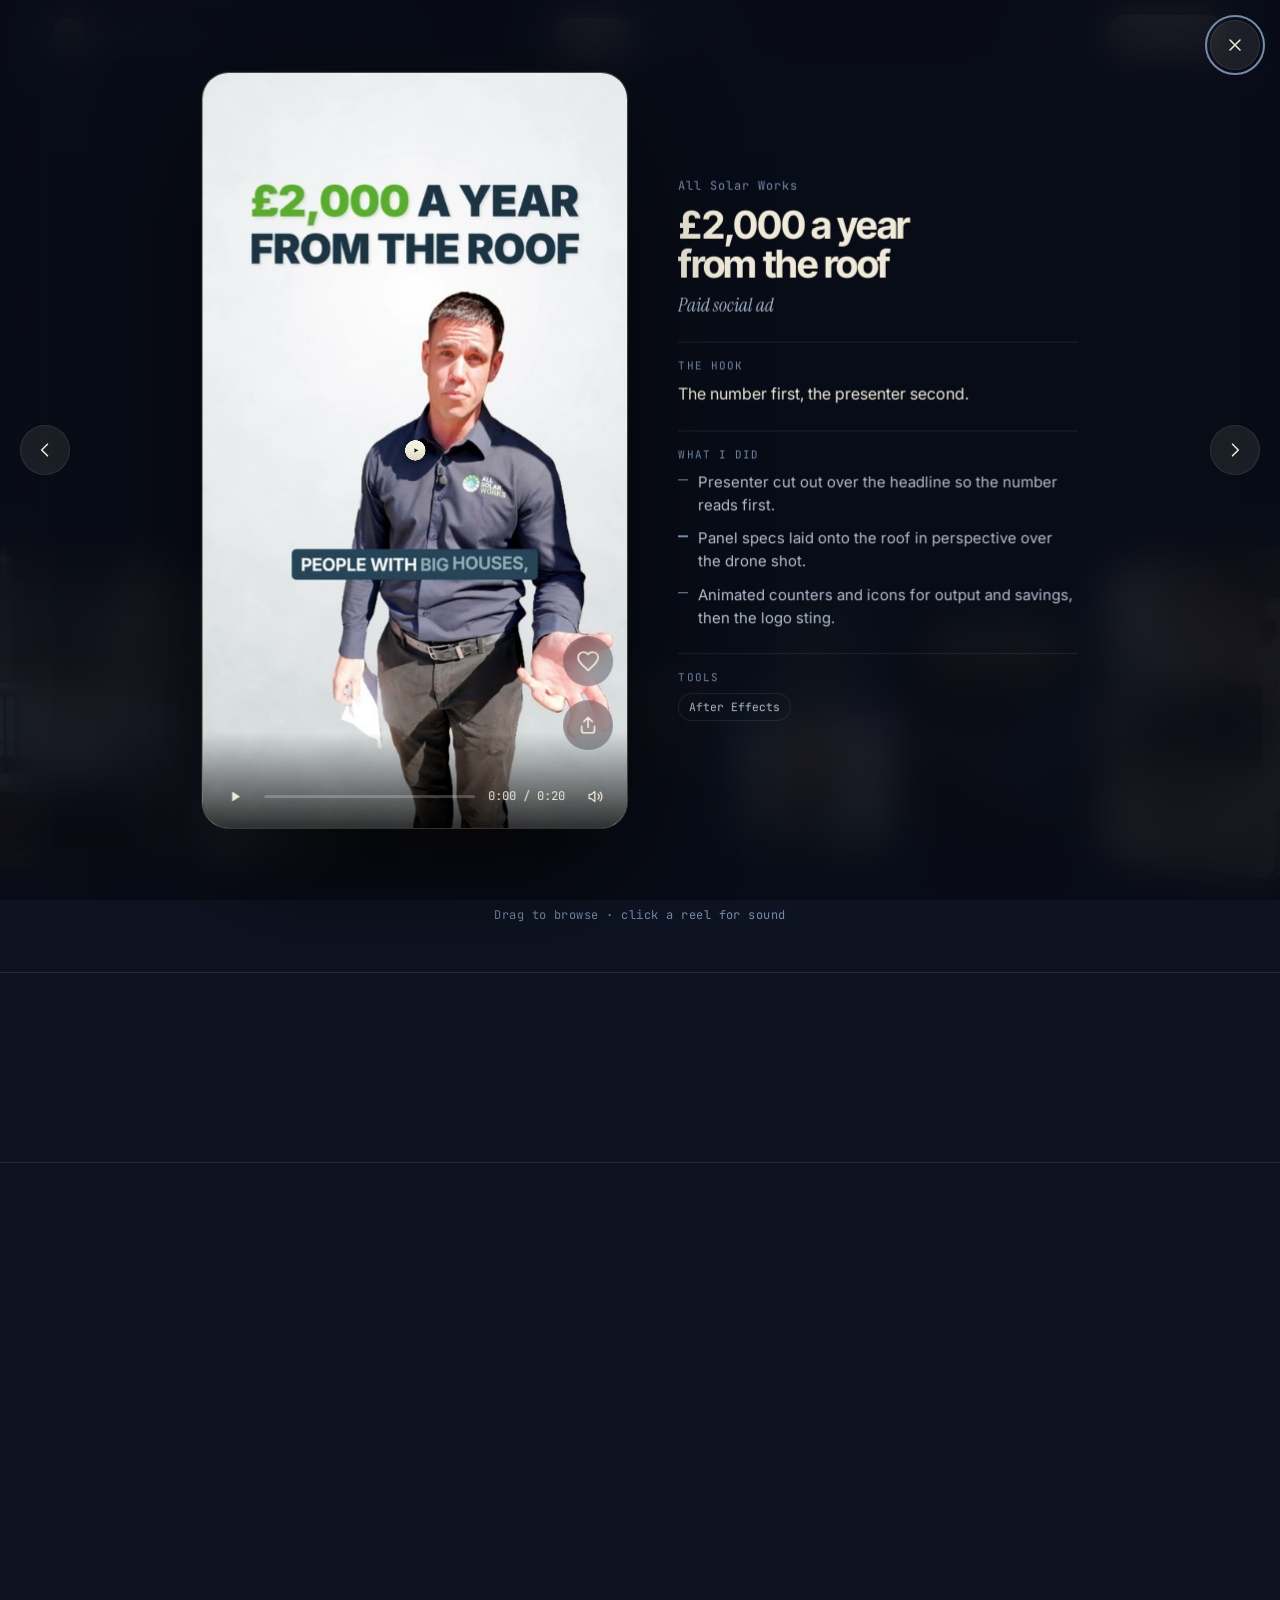
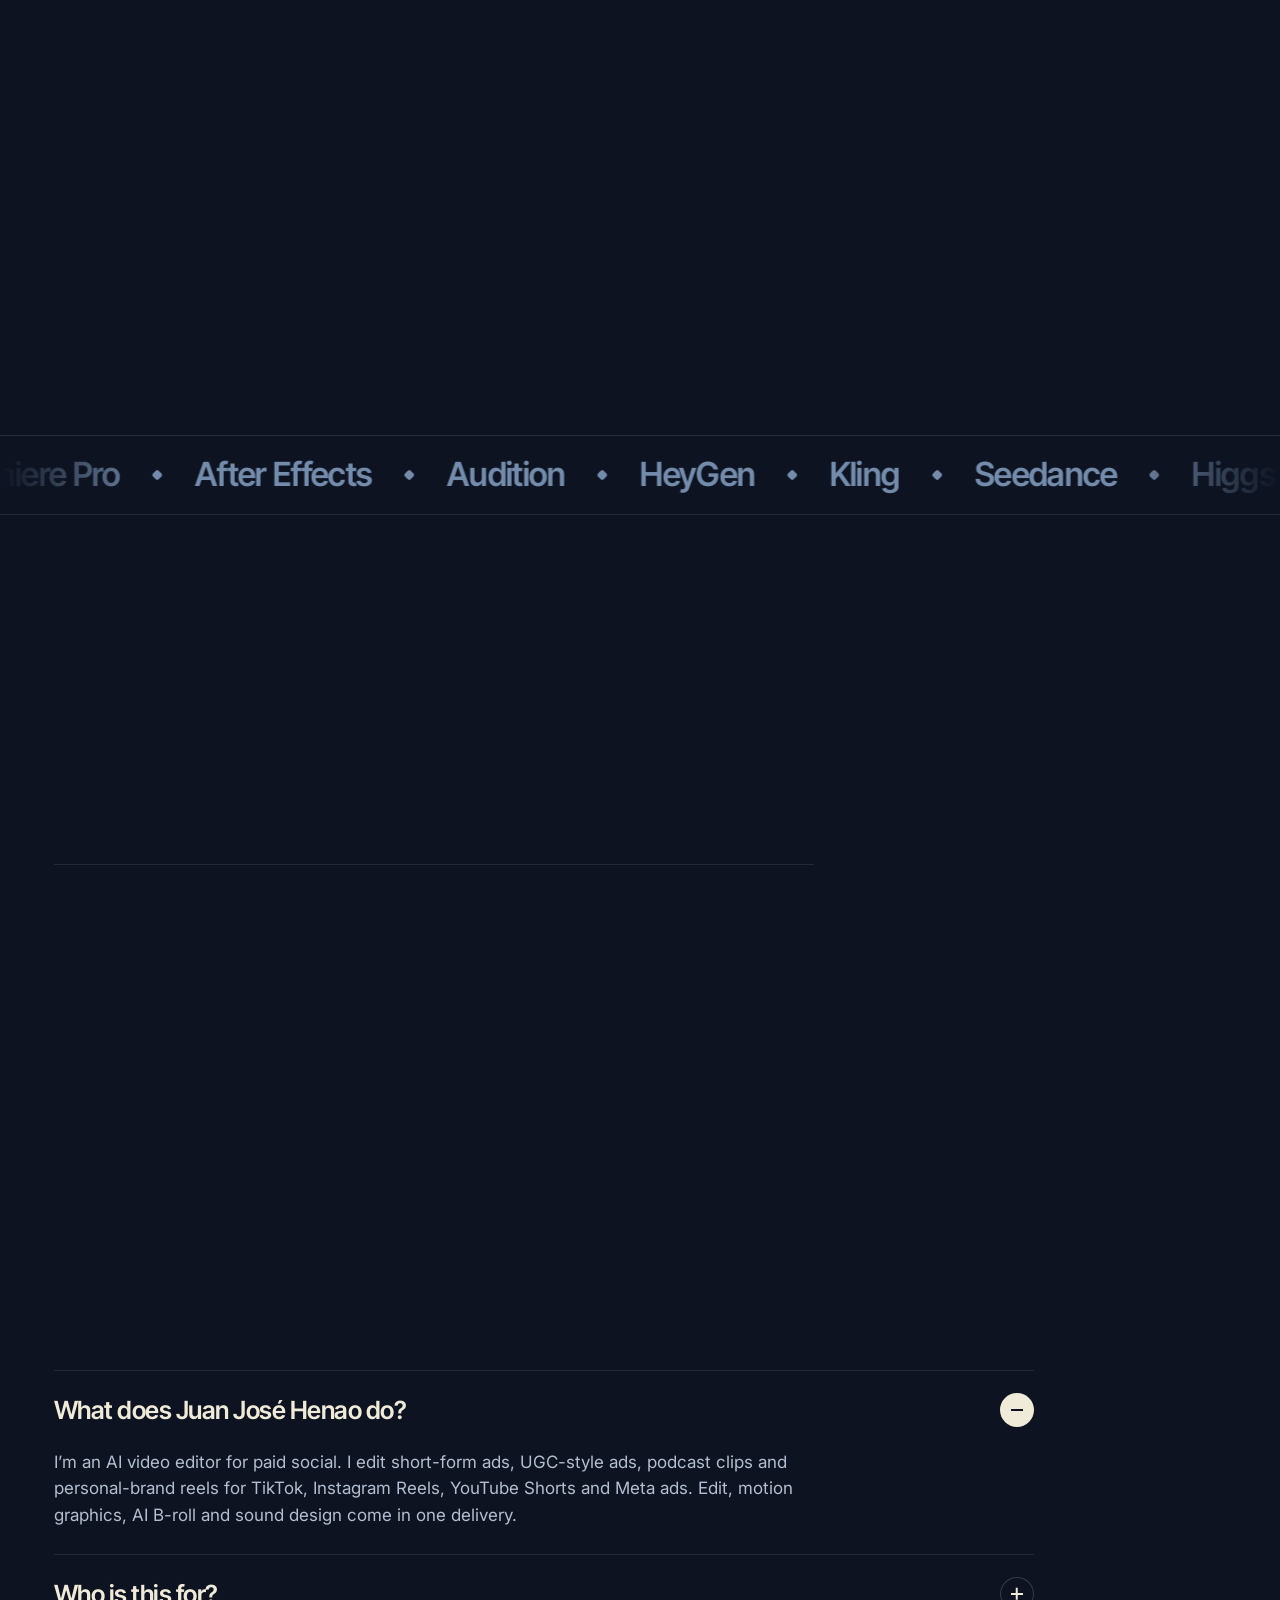
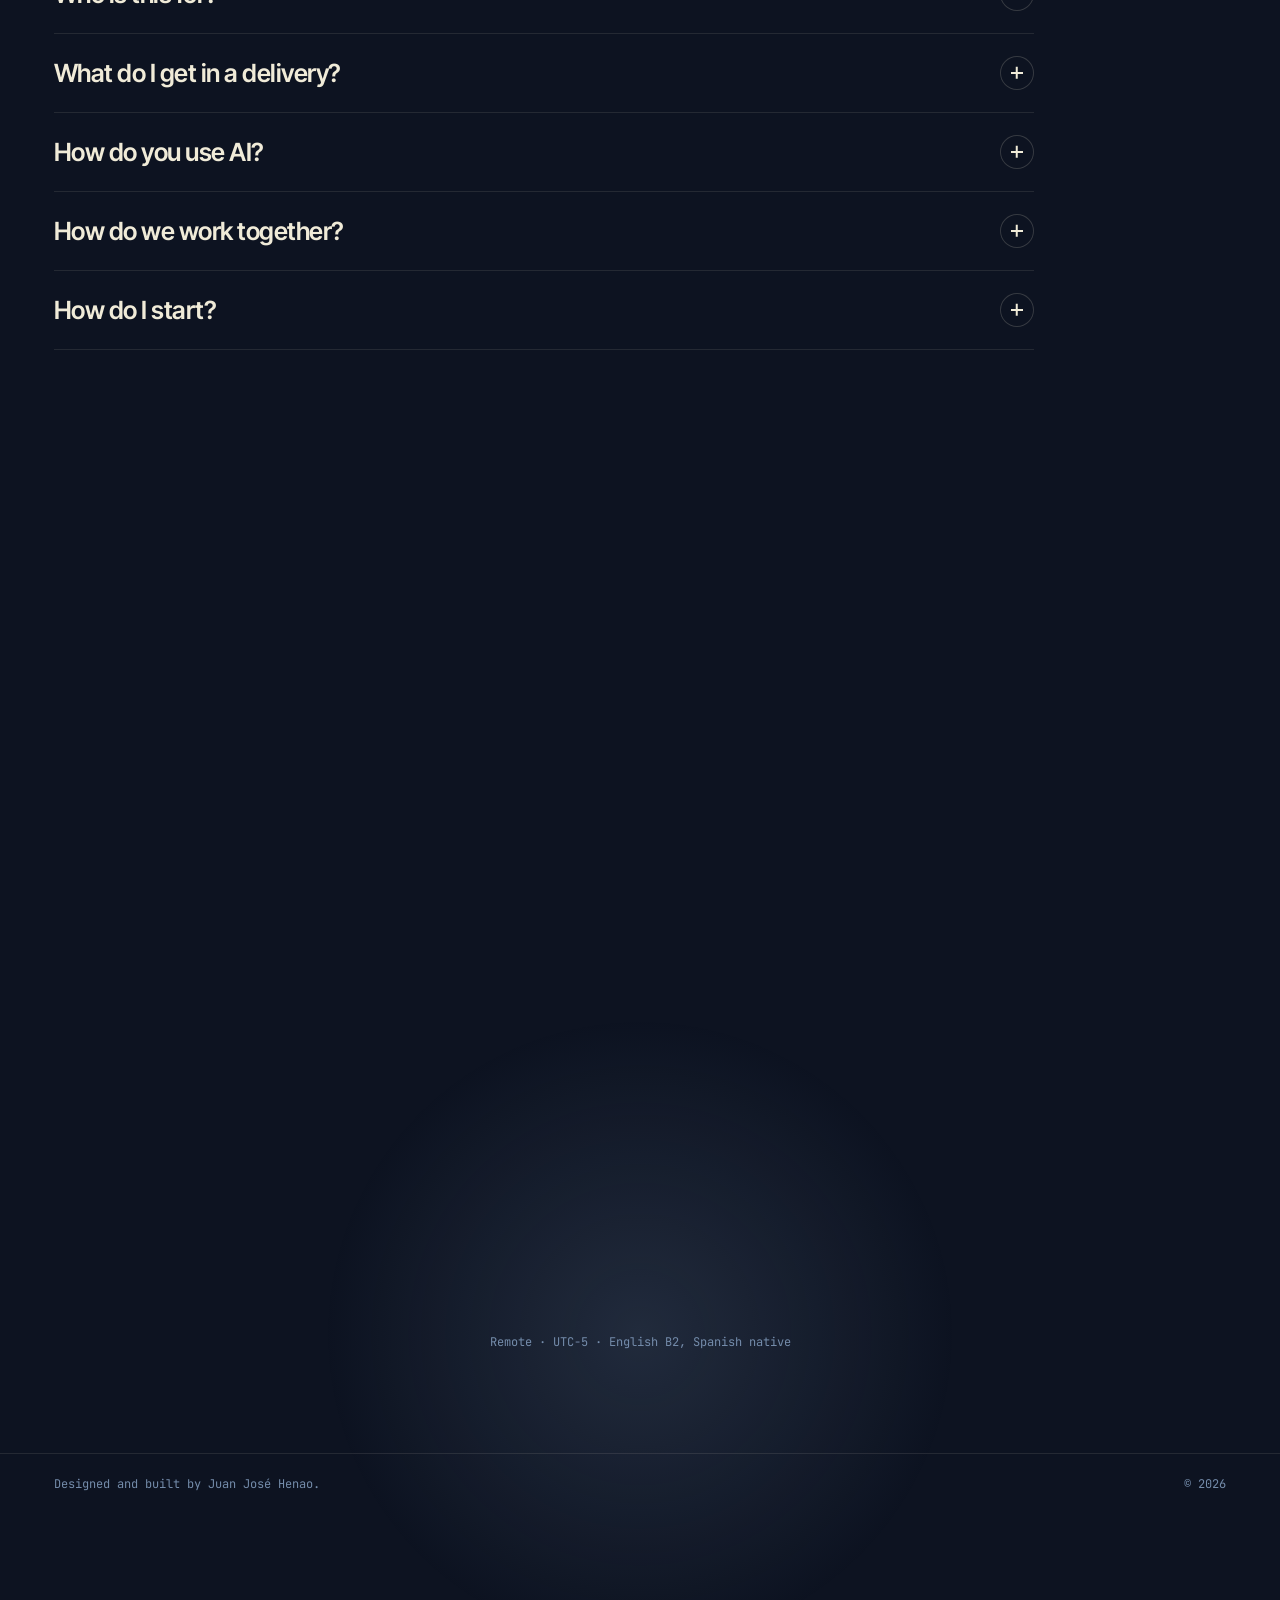
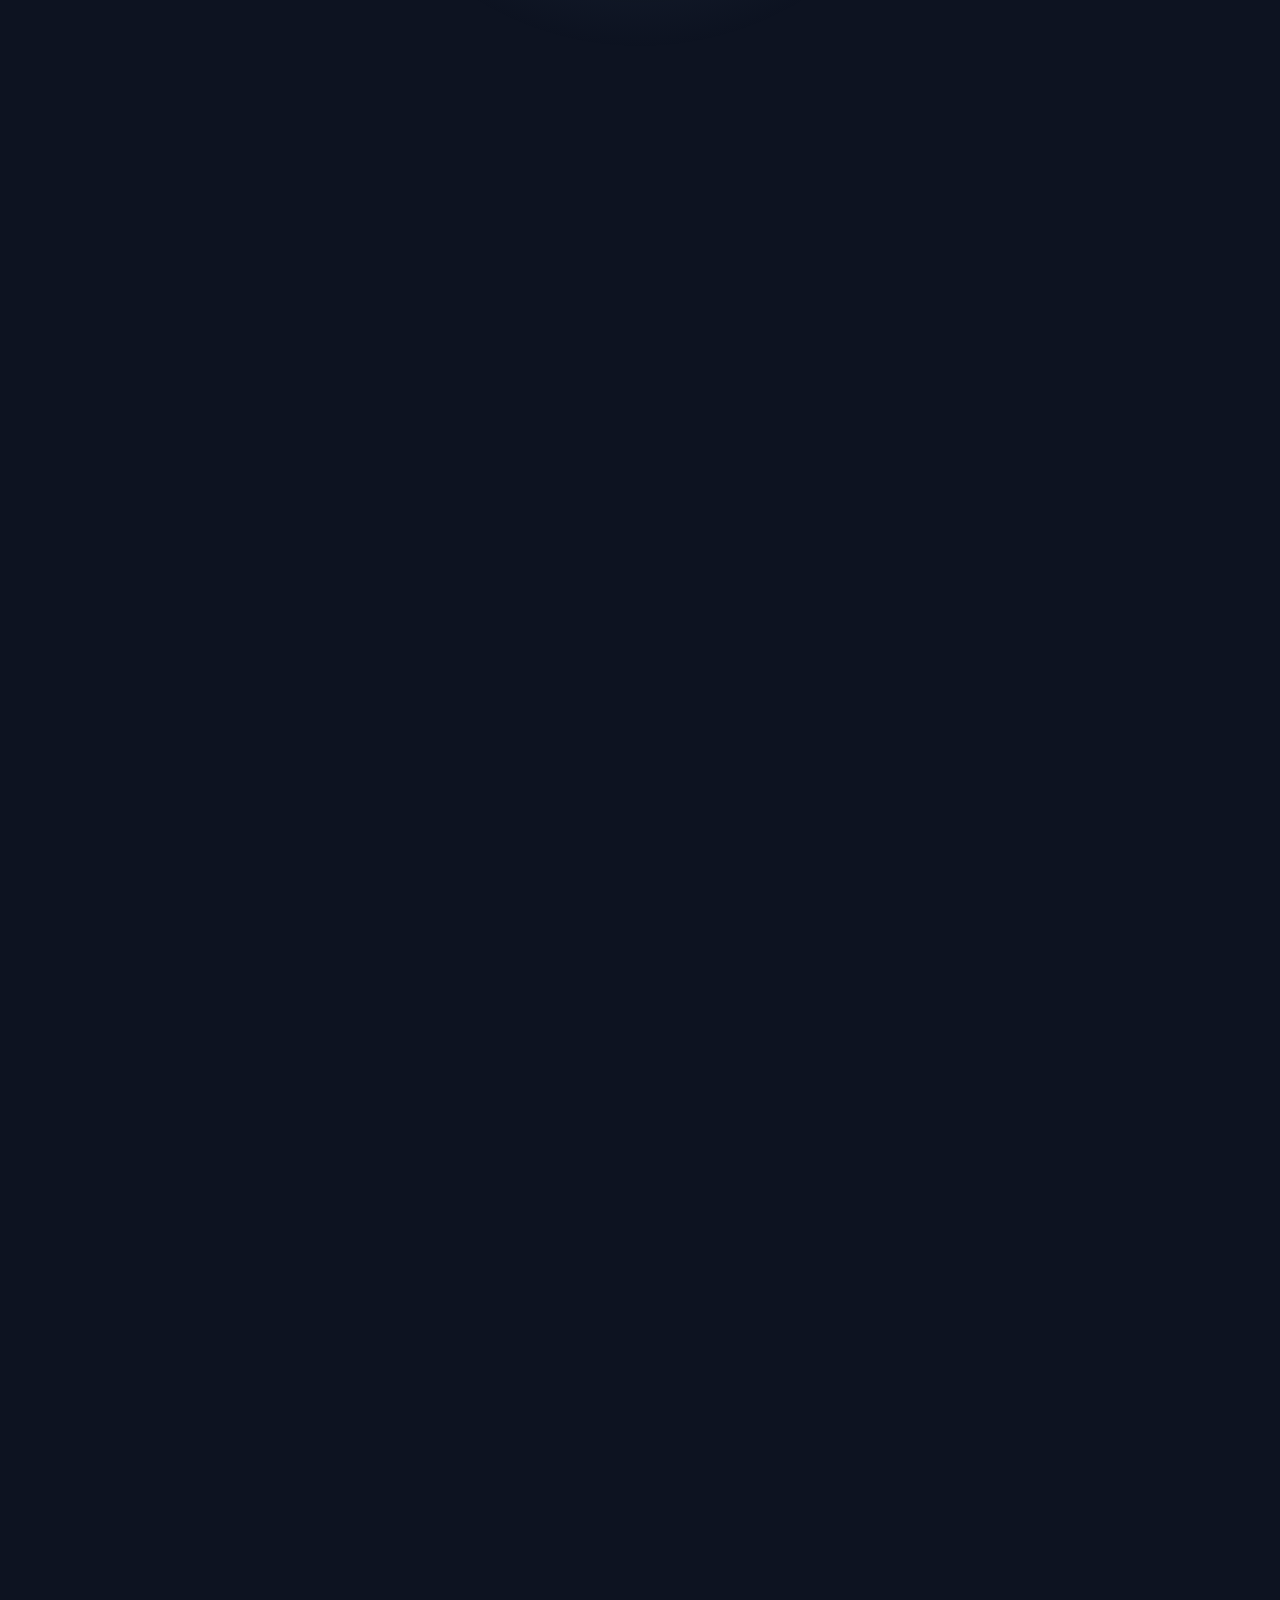
<file: r/solar-roof.html>
<!doctype html>
<html lang="en">
<head>
<meta charset="utf-8">
<meta name="viewport" content="width=device-width, initial-scale=1">
<title>£2,000 a year from the roof · All Solar Works · Juan José Henao</title>
<meta name="description" content="Paid social ad. The number first, the presenter second.">
<link rel="canonical" href="https://juanhenao.pages.dev/r/solar-roof">
<meta property="og:type" content="video.other">
<meta property="og:site_name" content="Juan José Henao · AI Video Editor">
<meta property="og:title" content="£2,000 a year from the roof · All Solar Works">
<meta property="og:description" content="Paid social ad. The number first, the presenter second.">
<meta property="og:url" content="https://juanhenao.pages.dev/r/solar-roof">
<meta property="og:image" content="https://juanhenao.pages.dev/assets/poster/solar-roof.jpg">
<meta property="og:image:width" content="720">
<meta property="og:image:height" content="1280">
<meta property="og:video" content="https://juanhenao.pages.dev/assets/video/solar-roof.mp4">
<meta property="og:video:type" content="video/mp4">
<meta name="twitter:card" content="summary_large_image">
<meta name="theme-color" content="#0D1321">
<meta http-equiv="refresh" content="0; url=../?reel=solar-roof">
<style>body{margin:0;min-height:100vh;display:grid;place-items:center;background:#0D1321;color:#F0EBD8;font:500 16px/1.5 system-ui,sans-serif}a{color:#F0EBD8}</style>
</head>
<body><a href="../?reel=solar-roof">£2,000 a year from the roof · All Solar Works →</a></body>
</html>
</file>
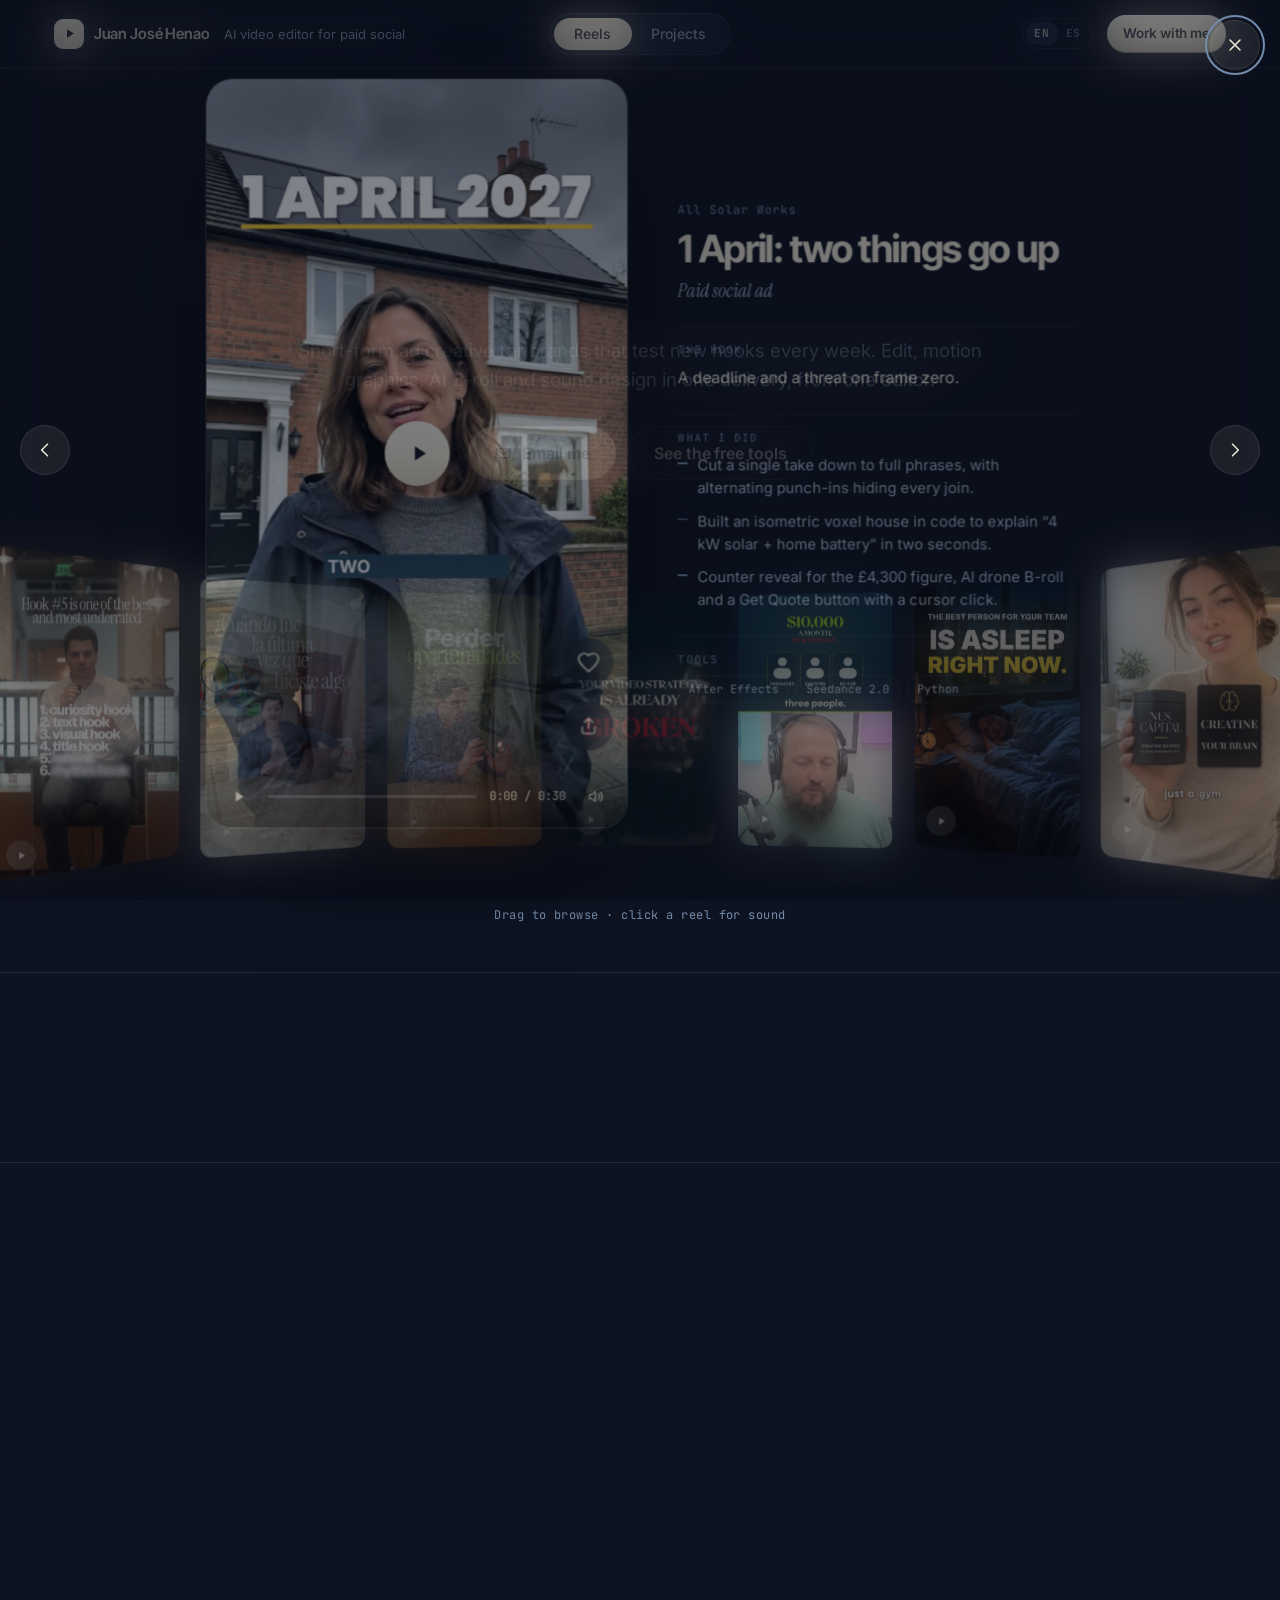
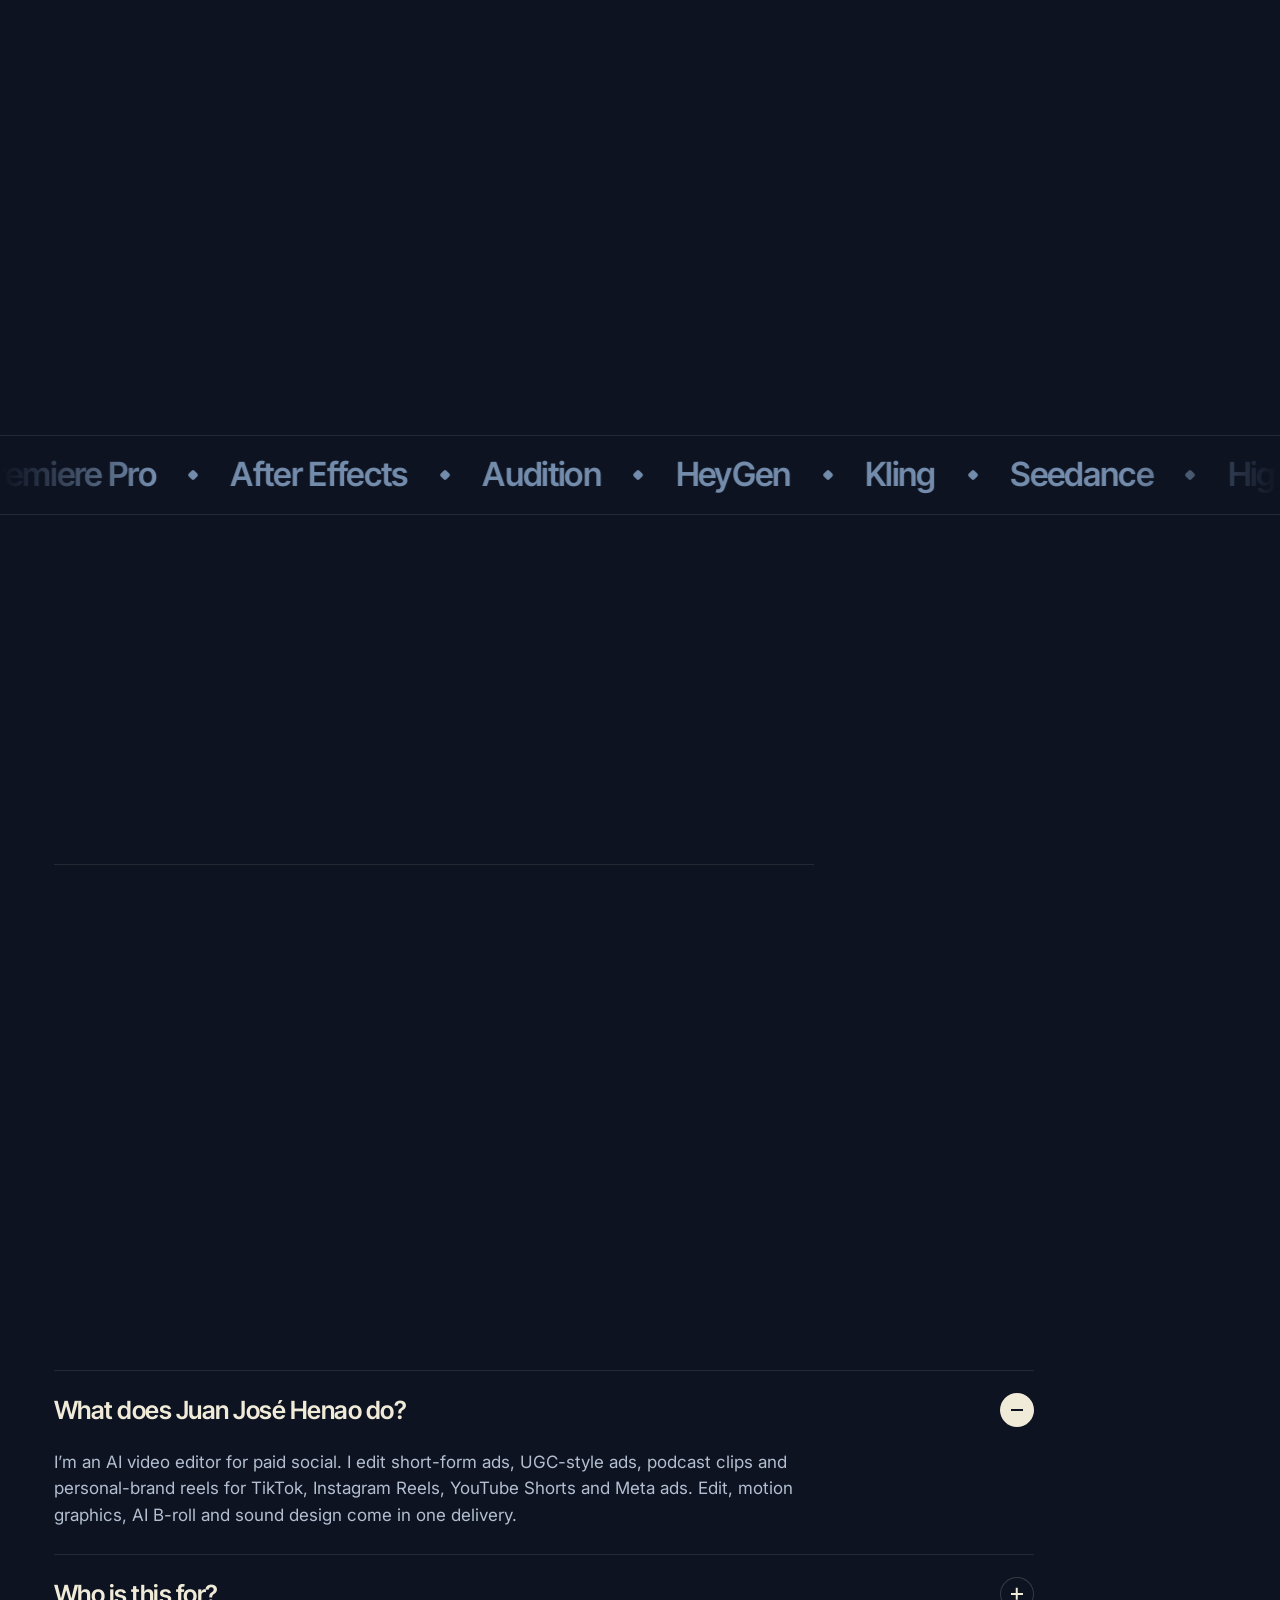
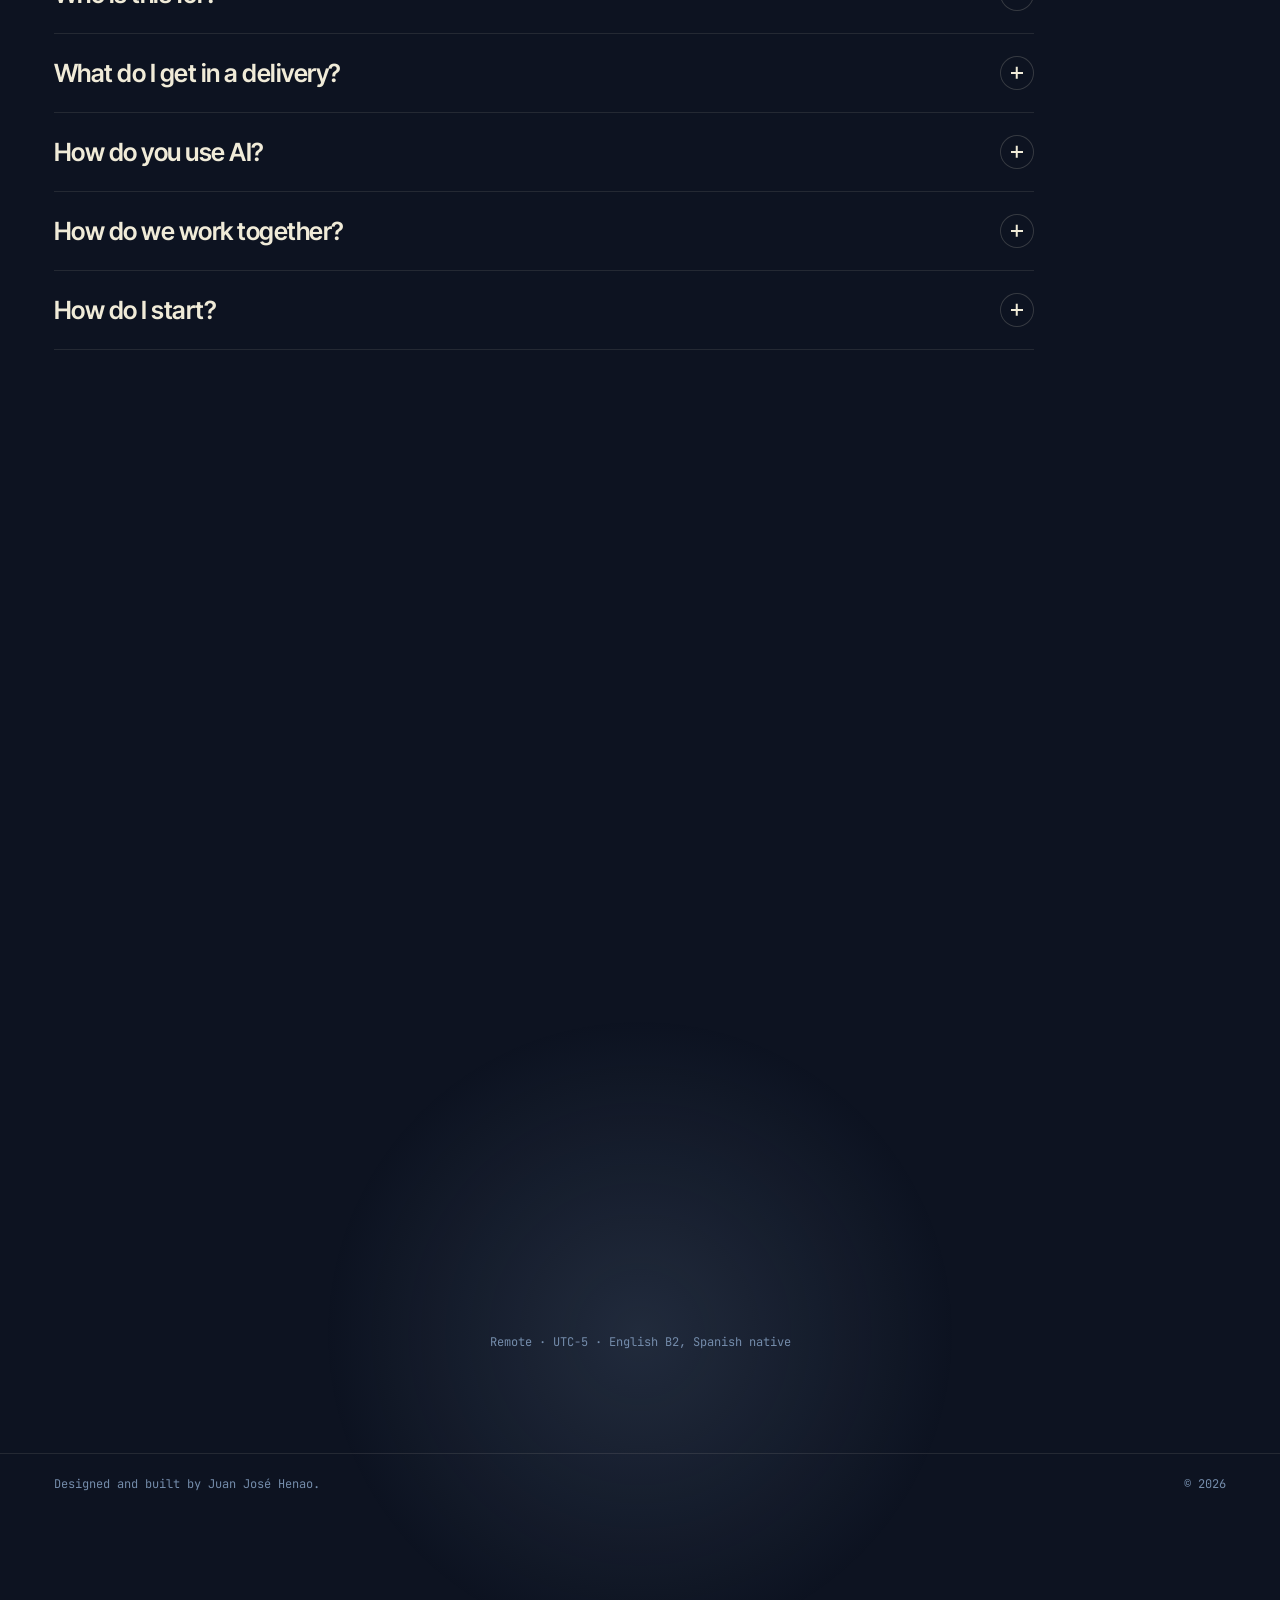
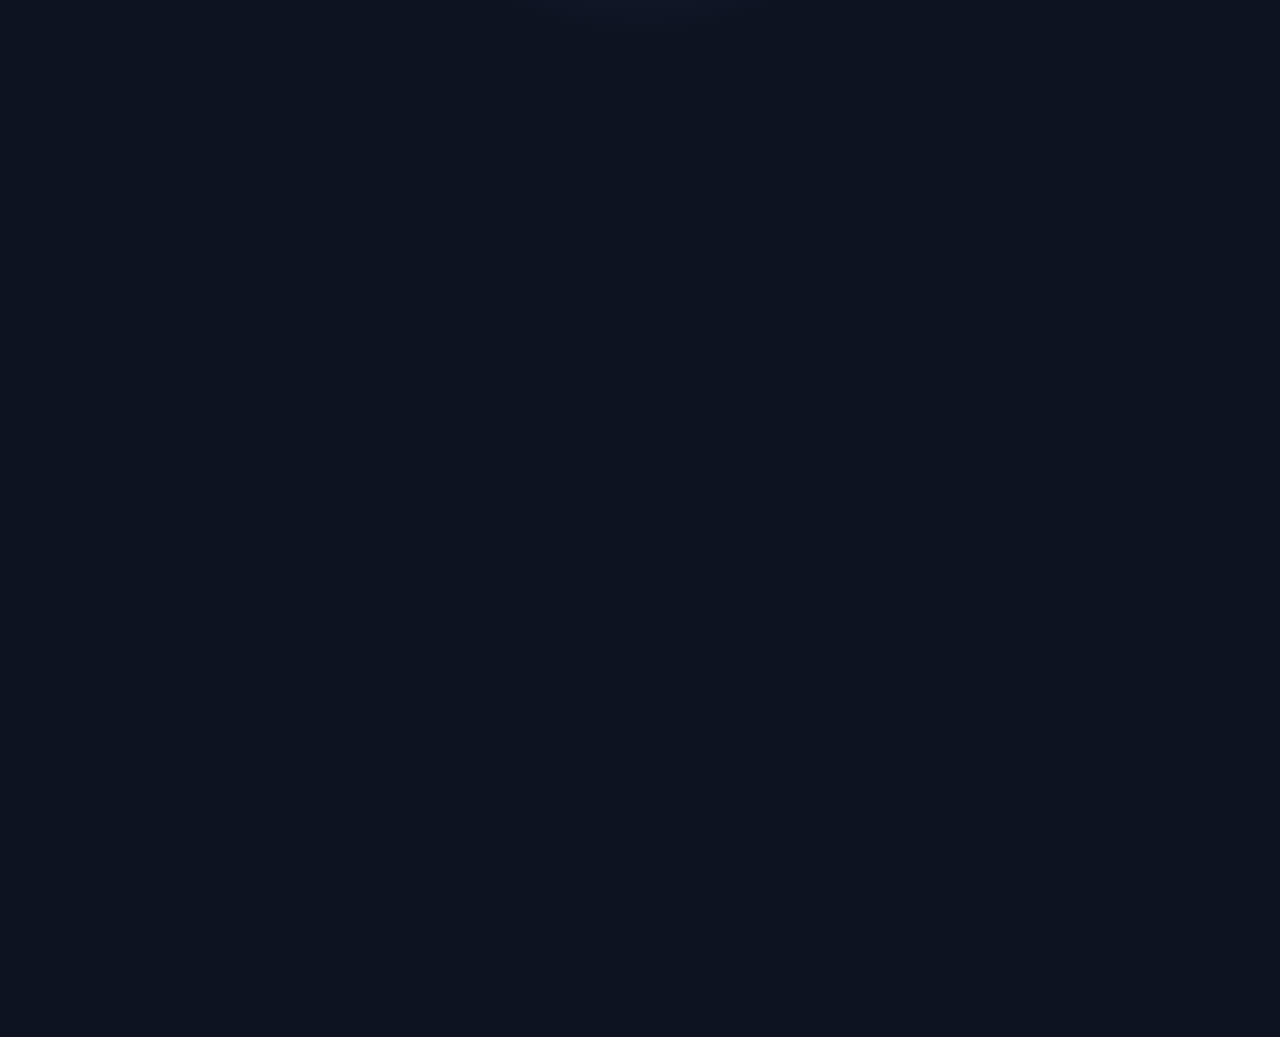
<file: r/solar-vat.html>
<!doctype html>
<html lang="en">
<head>
<meta charset="utf-8">
<meta name="viewport" content="width=device-width, initial-scale=1">
<title>1 April: two things go up · All Solar Works · Juan José Henao</title>
<meta name="description" content="Paid social ad. A deadline and a threat on frame zero.">
<link rel="canonical" href="https://juanhenao.pages.dev/r/solar-vat">
<meta property="og:type" content="video.other">
<meta property="og:site_name" content="Juan José Henao · AI Video Editor">
<meta property="og:title" content="1 April: two things go up · All Solar Works">
<meta property="og:description" content="Paid social ad. A deadline and a threat on frame zero.">
<meta property="og:url" content="https://juanhenao.pages.dev/r/solar-vat">
<meta property="og:image" content="https://juanhenao.pages.dev/assets/poster/solar-vat.jpg">
<meta property="og:image:width" content="720">
<meta property="og:image:height" content="1280">
<meta property="og:video" content="https://juanhenao.pages.dev/assets/video/solar-vat.mp4">
<meta property="og:video:type" content="video/mp4">
<meta name="twitter:card" content="summary_large_image">
<meta name="theme-color" content="#0D1321">
<meta http-equiv="refresh" content="0; url=../?reel=solar-vat">
<style>body{margin:0;min-height:100vh;display:grid;place-items:center;background:#0D1321;color:#F0EBD8;font:500 16px/1.5 system-ui,sans-serif}a{color:#F0EBD8}</style>
</head>
<body><a href="../?reel=solar-vat">1 April: two things go up · All Solar Works →</a></body>
</html>
</file>
<file: assets/css/styles.css>
/* ==========================================================================
   Juan José Henao · portfolio
   Palette "Premium Confidence": ink #0d1321 · navy #1d2d44 · steel #3e5c76 · slate #748cab · cream #f0ebd8.
   Slate carries emphasis, cream carries action; nothing warm, nothing loud.
   ========================================================================== */
:root {
  --bg: #0D1321;
  --bg-2: #141d2e;
  --bg-3: #1D2D44;
  --line: rgba(240,235,216, 0.1);
  --line-2: rgba(240,235,216, 0.18);
  --ink: #F0EBD8;
  --mute: #b3bfd0;
  --dim: #748CAB;
  --accent: #748CAB;
  --accent-2: #a8bad1;
  --on-accent: #0D1321;
  --navy: #1D2D44;
  --steel: #3E5C76;
  --slate: #748CAB;
  --cream: #F0EBD8;
  --fill: linear-gradient(180deg, #F7F4E8 0%, #F0EBD8 55%, #DCD5BE 100%);
  --display: "Inter Tight", "Inter", system-ui, sans-serif;
  --serif: "Instrument Serif", Georgia, serif;
  --body: "Inter", system-ui, -apple-system, "Segoe UI", sans-serif;
  --mono: "JetBrains Mono", ui-monospace, Consolas, monospace;
  --ease: cubic-bezier(0.16, 1, 0.3, 1);
  --ease-io: cubic-bezier(0.65, 0, 0.35, 1);
  --pad: clamp(16px, 4.2vw, 64px);
  --top-h: 68px;
  --r: 18px;
}

*, *::before, *::after { box-sizing: border-box; }
html { -webkit-text-size-adjust: 100%; scroll-behavior: smooth; }
body {
  margin: 0; background: var(--bg); color: var(--ink);
  font: 400 16px/1.55 var(--body); -webkit-font-smoothing: antialiased;
  overflow-x: hidden;
}
h1, h2, h3, h4, p, ul, ol { margin: 0; padding: 0; }
ul, ol { list-style: none; }
a { color: inherit; text-decoration: none; }
button { font: inherit; color: inherit; background: none; border: 0; padding: 0; cursor: pointer; }
svg { width: 1em; height: 1em; fill: none; stroke: currentColor; stroke-width: 1.8; stroke-linecap: round; stroke-linejoin: round; flex: none; }
em { font-family: var(--serif); font-style: italic; font-weight: 400; color: var(--accent); letter-spacing: -0.01em; }
::selection { background: var(--accent); color: var(--on-accent); }
:focus-visible { outline: 2px solid var(--accent); outline-offset: 3px; border-radius: 6px; }
[hidden] { display: none !important; }

.grain {
  position: fixed; inset: 0; z-index: 1; pointer-events: none; opacity: 0.06; mix-blend-mode: overlay;
  background-image: url("data:image/svg+xml,%3Csvg xmlns='http://www.w3.org/2000/svg' width='160' height='160'%3E%3Cfilter id='n'%3E%3CfeTurbulence type='fractalNoise' baseFrequency='.9' numOctaves='2' stitchTiles='stitch'/%3E%3C/filter%3E%3Crect width='100%25' height='100%25' filter='url(%23n)'/%3E%3C/svg%3E");
}

/* ---------- view cut (tab change) ---------- */
.cut {
  position: fixed; inset: 0; z-index: 90; background: var(--accent); pointer-events: none;
  transform: scaleX(0); transform-origin: left center;
}
.cut.is-in { transform: scaleX(1); transition: transform 0.26s var(--ease-io); }
.cut.is-out { transform: scaleX(0); transform-origin: right center; transition: transform 0.34s var(--ease-io); }

/* ---------- header ---------- */
.top {
  position: fixed; inset: 0 0 auto 0; z-index: 60; height: var(--top-h);
  display: grid; grid-template-columns: 1fr auto 1fr; align-items: center; gap: 16px;
  padding: 0 var(--pad);
  background: linear-gradient(rgba(13, 19, 33, 0.86), rgba(13, 19, 33, 0.62));
  backdrop-filter: blur(16px) saturate(1.3); -webkit-backdrop-filter: blur(16px) saturate(1.3);
  border-bottom: 1px solid var(--line);
}
.brand { display: inline-flex; align-items: center; gap: 10px; font: 600 15px/1 var(--display); letter-spacing: -0.01em; justify-self: start; }
.brand__mark {
  display: grid; place-items: center; width: 30px; height: 30px; border-radius: 9px; background: var(--cream); color: var(--on-accent);
  transition: transform 0.5s var(--ease), border-radius 0.5s var(--ease);
}
.brand__mark svg { fill: currentColor; stroke: none; font-size: 15px; margin-left: 1px; }
.brand:hover .brand__mark { transform: rotate(-90deg); border-radius: 50%; }

.tabs { position: relative; display: flex; padding: 4px; border-radius: 999px; background: var(--bg-2); border: 1px solid var(--line); }
.tabs__tab { position: relative; z-index: 1; padding: 9px 20px; border-radius: 999px; font: 500 14px/1 var(--body); color: var(--mute); transition: color 0.25s; }
.tabs__tab.is-on { color: var(--on-accent); }
.tabs__tab:not(.is-on):hover { color: var(--ink); }
.tabs__pill { position: absolute; top: 4px; left: 0; height: calc(100% - 8px); width: 0; border-radius: 999px; background: var(--ink); transition: transform 0.45s var(--ease), width 0.45s var(--ease); }

.top__right { display: flex; align-items: center; gap: 14px; justify-self: end; }
.tc { display: inline-flex; align-items: center; gap: 8px; font: 400 12px/1 var(--mono); color: var(--mute); font-variant-numeric: tabular-nums; }
.tc__dot, .rec { width: 7px; height: 7px; border-radius: 50%; background: var(--accent); animation: blink 1.6s steps(2, jump-none) infinite; }
@keyframes blink { 50% { opacity: 0.25; } }
.lang { display: inline-flex; padding: 3px; border-radius: 999px; border: 1px solid var(--line); font: 600 11px/1 var(--mono); letter-spacing: 0.06em; }
.lang span { padding: 6px 8px; border-radius: 999px; color: var(--dim); transition: background 0.25s, color 0.25s; }
.lang span.is-on { background: var(--bg-3); color: var(--ink); }
.top__progress { position: absolute; left: 0; right: 0; bottom: -1px; height: 2px; }
.top__progress i { display: block; height: 100%; width: 100%; background: var(--accent); transform: scaleX(0); transform-origin: left; }

/* ---------- buttons ---------- */
.btn {
  --h: 46px; position: relative; display: inline-flex; align-items: center; justify-content: center; gap: 10px;
  height: var(--h); padding: 0 22px; border-radius: 999px; white-space: nowrap; isolation: isolate; overflow: hidden;
  font: 600 15px/1 var(--body); letter-spacing: -0.005em;
  transition: transform 0.35s var(--ease), box-shadow 0.35s var(--ease), color 0.25s, border-color 0.25s;
  will-change: transform;
}
.btn > * { position: relative; z-index: 1; }
.btn svg { font-size: 1.15em; transition: transform 0.35s var(--ease); }
.btn::before { /* fill that rises from the pointer's side */
  content: ""; position: absolute; z-index: 0; left: var(--mx, 50%); top: var(--my, 50%);
  width: 0; height: 0; border-radius: 50%; transform: translate(-50%, -50%);
  transition: width 0.5s var(--ease), padding-bottom 0.5s var(--ease);
}
.btn:hover::before { width: 260%; padding-bottom: 260%; }
.btn--sm { --h: 38px; padding: 0 16px; font-size: 13.5px; }
.btn--lg { --h: 54px; padding: 0 26px; font-size: 16px; }
.btn--xl { --h: 64px; padding: 0 32px; font-size: 18px; }
.btn--accent { background: var(--fill); color: var(--on-accent); box-shadow: inset 0 1px 0 rgba(255, 255, 255, 0.45), inset 0 -1px 0 rgba(13, 19, 33, 0.35); }
.btn--accent::before { background: var(--ink); }
.btn--accent:hover { box-shadow: inset 0 1px 0 rgba(255, 255, 255, 0.45), 0 12px 36px -12px rgba(116, 140, 171, 0.65); }
.btn--ghost { color: var(--ink); box-shadow: inset 0 0 0 1px var(--line-2); }
.btn--ghost::before { background: var(--ink); }
.btn--ghost:hover { color: var(--bg); }
.btn:hover svg { transform: translateX(3px); }
.btn[data-goto="work"]:hover svg { transform: translateY(3px); }
.btn:active { transform: scale(0.97); }

/* ---------- shared section bits ---------- */
html, body { overflow-x: clip; }
main { position: relative; z-index: 2; padding-top: var(--top-h); overflow-x: clip; }
.view { animation: viewIn 0.5s var(--ease) both; }
@keyframes viewIn { from { opacity: 0; transform: translateY(14px); } }
.sec-head { max-width: 900px; margin-bottom: clamp(24px, 4vw, 44px); }
.kicker { display: inline-flex; align-items: center; gap: 12px; margin-bottom: 18px; font: 400 12px/1 var(--mono); letter-spacing: 0.1em; text-transform: uppercase; color: var(--mute); }
.kicker span:first-child { color: var(--accent); }
.kicker span:first-child::after { content: ""; display: inline-block; width: 28px; height: 1px; margin-left: 12px; vertical-align: middle; background: var(--line-2); }
h2 { font: 700 clamp(34px, 6vw, 76px)/0.98 var(--display); letter-spacing: -0.035em; text-wrap: balance; }
.sec-sub { margin-top: 16px; max-width: 56ch; color: var(--mute); font-size: clamp(15px, 1.4vw, 18px); }
.eyebrow { display: inline-flex; align-items: center; gap: 10px; font: 400 12px/1.3 var(--mono); letter-spacing: 0.08em; text-transform: uppercase; color: var(--mute); }

.reveal { opacity: 0; transform: translateY(22px); transition: opacity 0.7s var(--ease) var(--d, 0s), transform 0.7s var(--ease) var(--d, 0s); }
.reveal.is-in { opacity: 1; transform: none; }

/* headline that arrives word by word, like captions */
[data-split] .w { display: inline-block; overflow: hidden; vertical-align: top; padding-bottom: 0.12em; margin-bottom: -0.12em; }
[data-split] .w > span { display: inline-block; transform: translateY(105%); transition: transform 0.8s var(--ease); transition-delay: calc(var(--i) * 45ms + 70ms); }
[data-split].is-in .w > span { transform: none; }

/* ---------- hero ---------- */
.hero {
  display: grid; grid-template-columns: minmax(0, 1.08fr) minmax(0, 0.92fr); align-items: center; gap: clamp(20px, 4vw, 60px);
  min-height: calc(100svh - var(--top-h)); padding: clamp(28px, 5vw, 64px) var(--pad) clamp(36px, 5vw, 72px);
}
.hero__h1, .phero__h1 { margin: 22px 0 22px; font: 700 clamp(44px, 7.4vw, 112px)/0.93 var(--display); letter-spacing: -0.045em; text-wrap: balance; }
.hero__h1 em, .phero__h1 em, .contact__h2 em { font-size: 1.06em; letter-spacing: -0.03em; }
.hero__sub { max-width: 50ch; color: var(--mute); font-size: clamp(16px, 1.45vw, 19px); }
.hero__cta { display: flex; flex-wrap: wrap; gap: 12px; margin-top: 30px; }

.hero__stage { position: relative; display: grid; justify-items: center; gap: 22px; perspective: 1400px; }
.fan { position: relative; width: min(100%, 520px); aspect-ratio: 1 / 1.02; transform-style: preserve-3d; transform: rotateX(var(--rx, 0deg)) rotateY(var(--ry, 0deg)); transition: transform 0.5s var(--ease); }
.fan::before { content: ""; position: absolute; inset: 12% 8%; border-radius: 50%; background: radial-gradient(closest-side, rgba(116, 140, 171, 0.34), transparent 70%); filter: blur(30px); }
.phone {
  position: absolute; top: 50%; left: 50%; width: 46%; aspect-ratio: 9 / 16; border-radius: clamp(18px, 2.4vw, 30px); overflow: hidden;
  background: #000; box-shadow: 0 0 0 1px var(--line-2), 0 0 0 5px #050505, 0 30px 60px -18px rgba(0, 0, 0, 0.9);
  transform: translate(-50%, -50%) translate3d(var(--x, 0), var(--y, 0), var(--z, 0)) rotate(var(--rot, 0deg)) scale(var(--s, 1));
  transition: transform 0.7s var(--ease), filter 0.5s, box-shadow 0.5s; cursor: pointer;
}
.phone video { position: absolute; inset: 0; width: 100%; height: 100%; object-fit: cover; }
.phone--l { --x: -62%; --y: 4%; --z: -60px; --rot: -9deg; --s: 0.86; filter: brightness(0.62) saturate(0.85); }
.phone--r { --x: 62%; --y: 4%; --z: -60px; --rot: 9deg; --s: 0.86; filter: brightness(0.62) saturate(0.85); }
.phone--c { z-index: 2; --z: 40px; }
.phone:hover, .phone:focus-visible { z-index: 3; --s: 1.04; --rot: 0deg; --z: 90px; filter: none; box-shadow: 0 0 0 1px var(--accent), 0 0 0 5px #050505, 0 40px 80px -20px rgba(116, 140, 171, 0.45); }
.fan:has(.phone--l:hover) .phone--c, .fan:has(.phone--r:hover) .phone--c { --s: 0.92; filter: brightness(0.6); }
.hero__hint { display: inline-flex; align-items: center; gap: 8px; font: 400 12px/1 var(--mono); letter-spacing: 0.04em; color: var(--dim); }
.hero__hint svg { font-size: 15px; color: var(--accent); }

/* ---------- stats ---------- */
.stats { display: grid; grid-template-columns: repeat(4, 1fr); border-block: 1px solid var(--line); }
.stat { padding: clamp(20px, 3vw, 38px) var(--pad); border-left: 1px solid var(--line); transition: background 0.4s, opacity 0.7s var(--ease) var(--d, 0s), transform 0.7s var(--ease) var(--d, 0s); }
.stat:first-child { border-left: 0; }
.stat:hover { background: var(--bg-2); }
.stat b { display: block; font: 700 clamp(34px, 5vw, 68px)/1 var(--display); letter-spacing: -0.04em; font-variant-numeric: tabular-nums; }
.stat:hover b { color: var(--accent); }
.stat p { margin-top: 10px; max-width: 22ch; color: var(--mute); font-size: 14px; line-height: 1.4; }

/* ---------- work grid ---------- */
.work, .method, .ai, .contact, .phero, .plist, .early { padding: clamp(64px, 9vw, 132px) var(--pad) 0; }
.filters { display: flex; gap: 8px; margin-bottom: 26px; overflow-x: auto; scrollbar-width: none; margin-inline: calc(var(--pad) * -1); padding-inline: var(--pad); }
.filters::-webkit-scrollbar { display: none; }
.chip { display: inline-flex; align-items: center; gap: 8px; height: 40px; padding: 0 16px; border-radius: 999px; white-space: nowrap; flex: none; font: 500 14px/1 var(--body); color: var(--mute); box-shadow: inset 0 0 0 1px var(--line); transition: color 0.25s, background 0.25s, box-shadow 0.25s, transform 0.3s var(--ease); }
.chip i { font: 400 11px/1 var(--mono); font-style: normal; color: var(--dim); transition: color 0.25s; }
.chip:hover { color: var(--ink); box-shadow: inset 0 0 0 1px var(--line-2); transform: translateY(-2px); }
.chip.is-on { background: var(--ink); color: var(--bg); box-shadow: none; }
.chip.is-on i { color: var(--accent); }

.grid { display: grid; grid-template-columns: repeat(4, minmax(0, 1fr)); gap: clamp(10px, 1.6vw, 22px); }
.card { position: relative; perspective: 900px; transition: opacity 0.4s var(--ease), transform 0.5s var(--ease); }
.card.is-hiding { opacity: 0; transform: scale(0.94); }
.card__btn { display: block; width: 100%; text-align: left; cursor: pointer; }
.card__frame {
  position: relative; aspect-ratio: 9 / 16; border-radius: var(--r); overflow: hidden; background: var(--bg-2) center / cover no-repeat;
  box-shadow: 0 0 0 1px var(--line); transform: rotateX(var(--rx, 0deg)) rotateY(var(--ry, 0deg)) translateZ(0);
  transition: transform 0.45s var(--ease), box-shadow 0.4s;
}
.card__frame video { position: absolute; inset: 0; width: 100%; height: 100%; object-fit: cover; opacity: 0; transition: opacity 0.35s; }
.card.is-playing .card__frame video { opacity: 1; }
.card__frame::after { /* light that follows the pointer */
  content: ""; position: absolute; inset: 0; pointer-events: none; opacity: 0; transition: opacity 0.4s;
  background: radial-gradient(420px circle at var(--gx, 50%) var(--gy, 50%), rgba(255, 255, 255, 0.16), transparent 55%);
}
.card__shade { position: absolute; inset: auto 0 0 0; height: 46%; background: linear-gradient(transparent, rgba(0, 0, 0, 0.82)); pointer-events: none; }
.card__top { position: absolute; inset: 10px 10px auto 10px; display: flex; justify-content: space-between; gap: 6px; pointer-events: none; }
.tag { display: inline-flex; align-items: center; height: 24px; padding: 0 9px; border-radius: 999px; font: 600 10.5px/1 var(--mono); letter-spacing: 0.05em; text-transform: uppercase; color: var(--ink); background: rgba(13, 19, 33, 0.62); backdrop-filter: blur(8px); -webkit-backdrop-filter: blur(8px); }
.tag--spec { background: var(--ink); color: var(--bg); }
.card__meta { position: absolute; inset: auto 14px 14px 14px; pointer-events: none; }
.card__brand { font: 400 11px/1 var(--mono); letter-spacing: 0.08em; text-transform: uppercase; color: var(--accent-2); }
.card__title { margin-top: 7px; font: 600 clamp(15px, 1.35vw, 19px)/1.12 var(--display); letter-spacing: -0.015em; text-wrap: balance; }
.card__bar { position: absolute; inset: auto 0 0 0; height: 3px; background: rgba(255, 255, 255, 0.14); opacity: 0; transition: opacity 0.3s; }
.card__bar i { display: block; height: 100%; width: 100%; background: var(--accent); transform: scaleX(var(--p, 0)); transform-origin: left; }
.card__play { position: absolute; top: 50%; left: 50%; display: grid; place-items: center; width: 58px; height: 58px; margin: -29px 0 0 -29px; border-radius: 50%; background: var(--cream); color: var(--on-accent); transform: scale(0); transition: transform 0.4s var(--ease); pointer-events: none; }
.card__play svg { fill: currentColor; stroke: none; font-size: 22px; margin-left: 3px; }
@media (hover: hover) {
  .card:hover .card__frame { box-shadow: 0 0 0 1px var(--accent), 0 26px 60px -24px rgba(116, 140, 171, 0.55); }
  .card:hover .card__frame::after, .card:hover .card__bar { opacity: 1; }
  .grid:has(.card:hover) .card:not(:hover) { opacity: 0.45; }
}
@media (hover: none) { .card__play { transform: scale(0.72); top: auto; left: auto; right: 12px; bottom: 76px; margin: 0; width: 44px; height: 44px; } .card__play svg { font-size: 17px; } }

/* ---------- method / timeline ---------- */
.method__body { display: grid; grid-template-columns: minmax(0, 1fr); }
.tl { position: relative; border-radius: var(--r); background: var(--bg-2); border: 1px solid var(--line); overflow: hidden; }
.tl__bar { display: flex; gap: 18px; padding: 12px 16px; border-bottom: 1px solid var(--line); font: 400 11px/1 var(--mono); color: var(--dim); }
.tl__tc { color: var(--accent); font-variant-numeric: tabular-nums; margin-right: auto; }
.tl__ruler { height: 18px; margin-left: 44px; border-bottom: 1px solid var(--line); background: repeating-linear-gradient(90deg, var(--line-2) 0 1px, transparent 1px 10%), repeating-linear-gradient(90deg, var(--line) 0 1px, transparent 1px 2%); background-size: 100% 100%, 100% 45%; background-repeat: no-repeat; background-position: 0 100%; }
.tl__tracks { position: relative; padding: 10px 0 14px; }
.tl__track { display: grid; grid-template-columns: 44px 1fr; align-items: center; height: clamp(34px, 5vw, 46px); }
.tl__track em { font: 400 10px/1 var(--mono); font-style: normal; color: var(--dim); text-align: center; letter-spacing: 0; }
.tl__lane { position: relative; height: 72%; }
.clip { position: absolute; top: 0; bottom: 0; border-radius: 6px; background: var(--bg-3); box-shadow: inset 0 0 0 1px var(--line); transition: background 0.4s, box-shadow 0.4s, transform 0.5s var(--ease), opacity 0.4s; overflow: hidden; }
.clip.wave { background-image: repeating-linear-gradient(90deg, rgba(240,235,216, 0.22) 0 2px, transparent 2px 5px); background-size: 100% 60%; background-repeat: no-repeat; background-position: 0 50%; }
.clip.gap { opacity: 0.35; background: repeating-linear-gradient(135deg, transparent 0 4px, var(--line-2) 4px 5px); }
.clip.hot { background-color: var(--accent); box-shadow: 0 0 22px -4px rgba(116, 140, 171, 0.8); transform: scaleY(1.14); }
.clip.hot.wave { background-image: repeating-linear-gradient(90deg, rgba(18, 7, 3, 0.55) 0 2px, transparent 2px 5px); }
.clip.gap.hot { opacity: 0; transform: scaleX(0); }
.clip.cutmark::after { content: ""; position: absolute; right: 0; top: -4px; bottom: -4px; width: 2px; background: var(--ink); opacity: 0; transition: opacity 0.3s; }
.tl[data-rule-on="1"] .clip.cutmark::after { opacity: 1; }
.tl__head { position: absolute; top: 0; bottom: 0; left: calc(44px + (100% - 44px) * var(--hp, 0)); width: 1.5px; background: var(--accent); transition: left 0.9s var(--ease); }
.tl__head::before { content: ""; position: absolute; top: -8px; left: -5px; border: 6px solid transparent; border-top-color: var(--accent); }

/* ---------- marquee ---------- */
.stack { margin-top: clamp(64px, 9vw, 132px); border-block: 1px solid var(--line); overflow: hidden; }
.marquee { display: flex; mask-image: linear-gradient(90deg, transparent, #000 12%, #000 88%, transparent); -webkit-mask-image: linear-gradient(90deg, transparent, #000 12%, #000 88%, transparent); }
.marquee__row { display: flex; flex: none; align-items: center; padding: 22px 0; animation: slide 46s linear infinite; }
.marquee:hover .marquee__row { animation-play-state: paused; }
.marquee__row span { display: inline-flex; align-items: center; font: 600 clamp(20px, 2.6vw, 34px)/1 var(--display); letter-spacing: -0.02em; color: var(--dim); white-space: nowrap; transition: color 0.3s; }
.marquee__row span:hover { color: var(--ink); }
.marquee__row span::after { content: ""; width: 8px; height: 8px; margin: 0 clamp(18px, 2.6vw, 36px); border-radius: 2px; background: var(--accent); transform: rotate(45deg); }
@keyframes slide { to { transform: translateX(-50%); } }

/* ---------- how AI fits in ---------- */
.ai__body { display: grid; gap: 18px; max-width: 760px; padding-top: 28px; border-top: 1px solid var(--line); }
.ai__list { font: 600 clamp(22px, 2.6vw, 34px)/1.22 var(--display); letter-spacing: -0.025em; color: var(--ink); text-wrap: balance; }
.ai__p { font-size: clamp(16px, 1.5vw, 19px); color: var(--mute); max-width: 56ch; }
.ai__p strong { color: var(--ink); font-weight: 600; }

/* ---------- projects view ---------- */
.phero { padding-top: clamp(40px, 7vw, 96px); }
.phero__h1 { max-width: 14ch; font-size: clamp(42px, 7vw, 104px); }
.plist { display: grid; gap: clamp(14px, 2vw, 26px); padding-top: clamp(36px, 5vw, 64px); }
.proj { display: grid; grid-template-columns: minmax(0, 1.05fr) minmax(0, 0.95fr); border-radius: calc(var(--r) + 6px); overflow: hidden; background: var(--bg-2); box-shadow: inset 0 0 0 1px var(--line); transition: box-shadow 0.4s, opacity 0.7s var(--ease), transform 0.7s var(--ease); }
.proj:nth-child(even) .proj__media { order: 2; }
.proj:hover { box-shadow: inset 0 0 0 1px var(--line-2); }
.proj__media { position: relative; aspect-ratio: 4 / 3; overflow: hidden; background: var(--bg-3); }
.proj__media img, .proj__media video { position: absolute; inset: 0; width: 100%; height: 100%; object-fit: cover; transition: transform 0.9s var(--ease), opacity 0.45s; }
.proj__media video { object-fit: contain; background: #101828; opacity: 0; }
.proj.is-playing .proj__media video { opacity: 1; }
.proj:hover .proj__media img { transform: scale(1.04); }
.proj__live { position: absolute; left: 14px; top: 14px; z-index: 2; opacity: 0; transform: translateY(-6px); transition: opacity 0.3s, transform 0.4s var(--ease); }
.proj.is-playing .proj__live { opacity: 1; transform: none; }
.proj__body { display: flex; flex-direction: column; justify-content: center; gap: 14px; padding: clamp(22px, 3.6vw, 54px); }
.proj__n { font: 400 12px/1 var(--mono); letter-spacing: 0.08em; color: var(--dim); }
.proj__n b { color: var(--accent); font-weight: 400; }
.proj__name { font: 700 clamp(30px, 4.2vw, 58px)/1 var(--display); letter-spacing: -0.04em; }
.proj__line { font: italic 400 clamp(19px, 2vw, 26px)/1.2 var(--serif); color: var(--accent-2); }
.proj__text { color: var(--mute); font-size: 15.5px; max-width: 52ch; }
.proj__tags { display: flex; flex-wrap: wrap; gap: 6px; }
.proj__tags span, .early__chips a { display: inline-flex; align-items: center; height: 28px; padding: 0 11px; border-radius: 999px; font: 400 11.5px/1 var(--mono); color: var(--mute); box-shadow: inset 0 0 0 1px var(--line); transition: color 0.25s, box-shadow 0.25s, transform 0.3s var(--ease); }
.proj__links { display: flex; flex-wrap: wrap; align-items: center; gap: 10px; margin-top: 8px; }
.proj__note { font: 400 12px/1 var(--mono); color: var(--dim); }

/* drawn art for the pipeline card */
.art { position: absolute; inset: 0; display: grid; align-content: center; gap: 9px; padding: 9% 8%; background: radial-gradient(120% 90% at 20% 0%, #1D2D44, #101828 60%); }
.art i { display: block; height: 16px; border-radius: 5px; background: var(--bg-3); box-shadow: inset 0 0 0 1px var(--line); transform-origin: left; animation: grow 3.6s var(--ease) infinite alternate; animation-delay: calc(var(--i) * -0.5s); }
.art i:nth-child(3n + 1) { background: var(--accent); box-shadow: none; }
.art i:nth-child(4n + 2) { background: rgba(240,235,216, 0.75); box-shadow: none; }
@keyframes grow { from { transform: scaleX(0.35); } to { transform: scaleX(1); } }
.art b { position: absolute; top: 6%; bottom: 6%; left: 50%; width: 1.5px; background: var(--ink); animation: sweep 5s var(--ease-io) infinite alternate; }
@keyframes sweep { from { left: 12%; } to { left: 88%; } }

.early { display: grid; gap: 16px; justify-items: start; }
.early h3 { font: 600 clamp(18px, 2vw, 24px)/1.2 var(--display); letter-spacing: -0.02em; }
.early__chips { display: flex; flex-wrap: wrap; gap: 8px; }
.early__chips a:hover { color: var(--ink); box-shadow: inset 0 0 0 1px var(--accent); transform: translateY(-2px); }
.link-arrow { display: inline-flex; align-items: center; gap: 8px; padding-bottom: 4px; font-weight: 600; background: linear-gradient(var(--accent), var(--accent)) 0 100% / 100% 1px no-repeat; transition: background-size 0.4s var(--ease), color 0.3s; }
.link-arrow svg { transition: transform 0.4s var(--ease); }
.link-arrow:hover { color: var(--accent); background-size: 0 1px; background-position: 100% 100%; }
.link-arrow:hover svg { transform: translate(3px, -3px); }

/* ---------- contact ---------- */
.contact { position: relative; padding-bottom: clamp(56px, 8vw, 110px); text-align: center; display: grid; justify-items: center; }
.contact::before { content: ""; position: absolute; left: 50%; bottom: -30%; width: min(900px, 120vw); aspect-ratio: 1; transform: translateX(-50%); border-radius: 50%; background: radial-gradient(closest-side, rgba(116, 140, 171, 0.2), transparent 70%); pointer-events: none; }
.contact__h2 { font-size: clamp(48px, 10vw, 150px); line-height: 0.9; letter-spacing: -0.05em; }
.contact__sub { margin-top: 24px; max-width: 54ch; color: var(--mute); font-size: clamp(16px, 1.5vw, 19px); }
.contact__row { display: flex; flex-wrap: wrap; justify-content: center; gap: 12px; margin-top: 34px; }
#copy { min-width: 190px; }
#copy span { transition: transform 0.4s var(--ease), opacity 0.3s; }
#copy .copy__b { position: absolute; z-index: 1; opacity: 0; transform: translateY(120%); color: var(--accent); }
#copy.is-done .copy__a { opacity: 0; transform: translateY(-120%); }
#copy.is-done .copy__b { opacity: 1; transform: none; }
#copy.is-done:hover .copy__b { color: var(--bg); }
.socials { display: flex; gap: 26px; margin-top: 34px; font: 400 13px/1 var(--mono); letter-spacing: 0.06em; text-transform: uppercase; }
.socials a { position: relative; padding: 8px 0; color: var(--mute); transition: color 0.25s; }
.socials a::after { content: ""; position: absolute; inset: auto 0 2px 0; height: 1px; background: var(--accent); transform: scaleX(0); transform-origin: right; transition: transform 0.4s var(--ease); }
.socials a:hover { color: var(--ink); }
.socials a:hover::after { transform: scaleX(1); transform-origin: left; }
.contact__meta { margin-top: 22px; font: 400 12px/1.5 var(--mono); color: var(--dim); }

.foot { position: relative; z-index: 2; display: flex; justify-content: space-between; gap: 16px; padding: 22px var(--pad); border-top: 1px solid var(--line); font: 400 12px/1.4 var(--mono); color: var(--dim); }

/* ---------- mobile dock ---------- */
.dock { display: none; }

/* ---------- lightbox ---------- */
.lb { position: fixed; inset: 0; z-index: 100; display: grid; place-items: center; overscroll-behavior: contain; touch-action: none; }
.lb__bg { position: absolute; inset: 0; background: rgba(8, 12, 22, 0.9); backdrop-filter: blur(22px); -webkit-backdrop-filter: blur(22px); opacity: 0; transition: opacity 0.35s; }
.lb.is-open .lb__bg { opacity: 1; }
.lb__inner { position: relative; display: grid; grid-template-columns: auto minmax(280px, 400px); align-items: center; gap: clamp(22px, 4vw, 60px); max-width: calc(100vw - 180px); opacity: 0; transform: scale(0.96) translateY(14px); transition: opacity 0.35s, transform 0.5s var(--ease); }
.lb.is-open .lb__inner { opacity: 1; transform: none; }
.lb.is-swap .lb__inner { opacity: 0; transform: translateX(calc(var(--dir, 1) * -28px)); transition-duration: 0.16s; }
.lb.is-swap.is-y .lb__inner { transform: translateY(calc(var(--dir, 1) * -44px)); }
.lb__info { touch-action: pan-y; }
.lb__player { position: relative; height: min(84svh, 860px); aspect-ratio: var(--ar, 9 / 16); border-radius: 26px; overflow: hidden; background: #000; box-shadow: 0 0 0 1px var(--line-2), 0 50px 120px -30px #000; }
.lb__video { width: 100%; height: 100%; object-fit: contain; background: #000; display: block; }
.lb__tap { position: absolute; inset: 0; display: grid; place-items: center; cursor: pointer; }
.lb__big { display: grid; place-items: center; width: 76px; height: 76px; border-radius: 50%; background: var(--fill); box-shadow: 0 14px 40px -10px rgba(0, 0, 0, 0.6); color: var(--on-accent); transform: scale(0); transition: transform 0.35s var(--ease); }
.lb__big svg { fill: currentColor; stroke: none; font-size: 28px; margin-left: 4px; }
.lb.is-paused .lb__big { transform: none; }
.lb__ctrl { position: absolute; inset: auto 0 0 0; display: flex; align-items: center; gap: 12px; padding: 46px 14px 14px; background: linear-gradient(transparent, rgba(0, 0, 0, 0.78)); }
.lb__ctrl button { display: grid; place-items: center; width: 36px; height: 36px; border-radius: 50%; font-size: 17px; transition: background 0.25s, transform 0.3s var(--ease); }
.lb__ctrl button:hover { background: rgba(255, 255, 255, 0.16); transform: scale(1.08); }
.lb__pp svg { fill: currentColor; stroke: none; }
.lb__pp .i-play, .lb:not(.is-paused) .lb__pp .i-play { display: none; }
.lb.is-paused .lb__pp .i-play { display: block; }
.lb.is-paused .lb__pp .i-pause { display: none; }
.lb__mute .i-off, .lb.is-muted .lb__mute .i-on { display: none; }
.lb.is-muted .lb__mute .i-off { display: block; }
.lb__scrub { position: relative; flex: 1; height: 22px; cursor: pointer; touch-action: none; }
.lb__scrub::before, .lb__buf, .lb__fill { content: ""; position: absolute; left: 0; top: 50%; height: 3px; margin-top: -1.5px; border-radius: 3px; width: 100%; background: rgba(255, 255, 255, 0.22); transition: height 0.2s, margin 0.2s; }
.lb__buf { background: rgba(255, 255, 255, 0.3); transform-origin: left; transform: scaleX(var(--b, 0)); }
.lb__fill { background: var(--cream); transform-origin: left; transform: scaleX(var(--p, 0)); }
.lb__knob { position: absolute; top: 50%; left: calc(var(--p, 0) * 100%); width: 12px; height: 12px; margin: -6px 0 0 -6px; border-radius: 50%; background: var(--ink); transform: scale(0); transition: transform 0.25s var(--ease); }
.lb__scrub:hover .lb__knob, .lb__scrub.is-drag .lb__knob { transform: none; }
.lb__scrub:hover::before, .lb__scrub:hover .lb__buf, .lb__scrub:hover .lb__fill { height: 5px; margin-top: -2.5px; }
.lb__time { font: 400 12px/1 var(--mono); font-variant-numeric: tabular-nums; color: var(--ink); min-width: 78px; text-align: right; }

.lb__info { max-height: min(84svh, 860px); overflow-y: auto; scrollbar-width: thin; scrollbar-color: var(--line-2) transparent; }
.lb__count { font: 400 12px/1 var(--mono); letter-spacing: 0.08em; color: var(--accent); }
.lb__title { margin-top: 14px; font: 700 clamp(26px, 3vw, 42px)/1.02 var(--display); letter-spacing: -0.035em; text-wrap: balance; }
.lb__kind { margin-top: 10px; font: italic 400 19px/1.25 var(--serif); color: var(--accent-2); }
.lb__block { margin-top: 24px; padding-top: 18px; border-top: 1px solid var(--line); }
.lb__block h4 { margin-bottom: 10px; font: 400 11px/1 var(--mono); letter-spacing: 0.1em; text-transform: uppercase; color: var(--dim); }
.lb__hook { font-size: 16px; }
.lb__did { display: grid; gap: 10px; color: var(--mute); font-size: 15px; }
.lb__did li { position: relative; padding-left: 20px; }
.lb__did li::before { content: ""; position: absolute; left: 0; top: 0.62em; width: 10px; height: 1.5px; background: var(--accent); }
.lb__tools { display: flex; flex-wrap: wrap; gap: 6px; }
.lb__tools span { display: inline-flex; align-items: center; height: 28px; padding: 0 11px; border-radius: 999px; font: 400 11.5px/1 var(--mono); color: var(--mute); box-shadow: inset 0 0 0 1px var(--line); }

.lb__close, .lb__nav { position: absolute; z-index: 3; display: grid; place-items: center; width: 50px; height: 50px; border-radius: 50%; font-size: 20px; color: var(--ink); background: rgba(240,235,216, 0.08); box-shadow: inset 0 0 0 1px var(--line); transition: background 0.25s, color 0.25s, transform 0.35s var(--ease); }
.lb__close:hover, .lb__nav:hover { background: var(--cream); color: var(--on-accent); }
.lb__close { top: 20px; right: 20px; }
.lb__close:hover { transform: rotate(90deg); }
.lb__nav { top: 50%; margin-top: -25px; }
.lb__nav--prev { left: 20px; } .lb__nav--prev:hover { transform: translateX(-4px); }
.lb__nav--next { right: 20px; } .lb__nav--next:hover { transform: translateX(4px); }
.lb__more { display: none; }
/* like + share: liquid-glass buttons on the player */
.lb__acts { position: absolute; z-index: 2; right: 14px; bottom: 78px; display: grid; gap: 14px; }
.lb__act {
  position: relative; display: grid; place-items: center; width: 50px; height: 50px; border-radius: 50%; color: var(--cream); font-size: 22px;
  background: rgba(13, 19, 33, 0.34); backdrop-filter: blur(10px); -webkit-backdrop-filter: blur(10px);
  transition: transform 0.3s var(--ease), background 0.35s; -webkit-tap-highlight-color: transparent;
}
.lb__act:hover { background: rgba(13, 19, 33, 0.48); }
.lb__act:active { transform: scale(0.92); }
.lb__heart { width: 24px; height: 24px; fill: none; stroke-width: 1.7; transition: transform 0.4s var(--ease), fill 0.2s; }
.lb__like.is-on { background: rgba(240, 235, 216, 0.3); }
.lb__like.is-on .lb__heart { fill: var(--cream); stroke: var(--cream); }
.lb__like.is-glass .lb__heart { opacity: 0; transition: none; }
.lb__like.is-pop .lb__heart { animation: heartpop 0.55s var(--ease); }
@keyframes heartpop { 0% { transform: scale(0.4); } 55% { transform: scale(1.28); } 100% { transform: none; } }
.lb__glass { position: absolute; left: 50%; top: 50%; width: 200px; height: 200px; margin: -100px 0 0 -100px; pointer-events: none; }
.lb__share svg { width: 22px; height: 22px; }
.lb__toast { position: absolute; z-index: 3; left: 50%; top: 18px; padding: 10px 16px; border-radius: 999px; font: 500 13px/1 var(--body); color: var(--bg); background: var(--cream); white-space: nowrap; transform: translate(-50%, -12px); opacity: 0; pointer-events: none; transition: opacity 0.3s, transform 0.45s var(--ease); }
.lb__toast.is-on { opacity: 1; transform: translate(-50%, 0); }


/* ==========================================================================
   Responsive. Phones get their own layout, not a squeezed desktop.
   ========================================================================== */
@media (max-width: 1100px) {
  .grid { grid-template-columns: repeat(3, minmax(0, 1fr)); }
  .tc { display: none; }
}
@media (max-width: 900px) {
  :root { --top-h: 58px; }
  .top { grid-template-columns: 1fr auto; }
  .tabs, .top__right .btn { display: none; }
  .hero { grid-template-columns: 1fr; min-height: 0; padding-top: 26px; gap: 34px; }
  .hero__stage { order: 2; }
  .fan { width: min(100%, 420px); }
  .stats { grid-template-columns: repeat(2, 1fr); }
  .stat:nth-child(odd) { border-left: 0; }
  .stat:nth-child(n + 3) { border-top: 1px solid var(--line); }
  .proj, .proj:nth-child(even) { grid-template-columns: 1fr; }
  .proj:nth-child(even) .proj__media { order: 0; }

  .dock {
    position: fixed; z-index: 70; left: 50%; bottom: calc(12px + env(safe-area-inset-bottom)); transform: translateX(-50%);
    display: flex; gap: 4px; padding: 5px; border-radius: 999px; width: min(420px, calc(100vw - 24px));
    background: rgba(20, 29, 46, 0.82); backdrop-filter: blur(18px) saturate(1.4); -webkit-backdrop-filter: blur(18px) saturate(1.4);
    box-shadow: inset 0 0 0 1px var(--line-2), 0 18px 40px -12px #000;
    transition: transform 0.45s var(--ease);
  }
  .dock.is-away { transform: translate(-50%, 140%); }
  .dock__tab { flex: 1; display: inline-flex; align-items: center; justify-content: center; gap: 7px; height: 46px; border-radius: 999px; font: 600 13.5px/1 var(--body); color: var(--mute); transition: background 0.3s, color 0.3s, transform 0.2s; }
  .dock__tab svg { font-size: 16px; }
  .dock__tab.is-on { background: var(--ink); color: var(--bg); }
  .dock__tab.is-on svg { fill: currentColor; stroke-width: 1.4; }
  .dock__tab--cta { background: var(--cream); color: var(--on-accent); }
  .dock__tab:active { transform: scale(0.95); }
  .foot { padding-bottom: calc(92px + env(safe-area-inset-bottom)); }

  .lb__inner { display: block; max-width: none; width: 100%; height: 100%; }
  .lb__player { width: 100%; height: 100%; max-width: none; aspect-ratio: auto; border-radius: 0; box-shadow: none; background: #000; }
  .lb__video { object-fit: contain; }
  .lb__ctrl { padding-bottom: calc(74px + env(safe-area-inset-bottom)); background: none; filter: drop-shadow(0 1px 3px rgba(0, 0, 0, 0.7)); }
  .lb__bg { background: #000; backdrop-filter: none; -webkit-backdrop-filter: none; }
  .lb__nav { display: none; }
  .lb__acts { right: 14px; bottom: calc(136px + env(safe-area-inset-bottom)); }
  .lb__toast { top: calc(18px + env(safe-area-inset-top)); }
  .lb__close { top: calc(12px + env(safe-area-inset-top)); right: 12px; width: 44px; height: 44px; background: rgba(13, 19, 33, 0.55); backdrop-filter: blur(10px); }
  .lb__more { position: absolute; z-index: 4; left: 50%; bottom: calc(14px + env(safe-area-inset-bottom)); transform: translateX(-50%); display: inline-flex; align-items: center; gap: 8px; height: 46px; padding: 0 20px; border-radius: 999px; font: 600 14px/1 var(--body); background: var(--ink); color: var(--bg); transition: transform 0.2s; }
  .lb__more:active { transform: translateX(-50%) scale(0.96); }
  .lb__more svg { transition: transform 0.4s var(--ease); }
  .lb.is-sheet .lb__more svg { transform: rotate(180deg); }
  .lb__info { position: absolute; z-index: 3; inset: auto 0 0 0; max-height: 72svh; padding: 26px 20px calc(84px + env(safe-area-inset-bottom)); border-radius: 26px 26px 0 0; background: var(--bg-2); box-shadow: 0 -1px 0 var(--line-2), 0 -30px 60px #000; transform: translateY(102%); transition: transform 0.55s var(--ease); }
  .lb.is-sheet .lb__info { transform: none; }
}
@media (max-width: 640px) {
  .grid { grid-template-columns: repeat(2, minmax(0, 1fr)); }
  .brand__name { display: none; }
  .hero__cta .btn, .contact__row .btn { flex: 1 1 100%; }
  .card__title { font-size: 14.5px; }
  .card__meta { inset: auto 10px 12px 10px; }
  .tag { height: 22px; padding: 0 7px; font-size: 9.5px; }
  .socials { gap: 18px; }
  .foot { flex-direction: column; }
}
@media (max-width: 360px) {
  .hero__h1 { font-size: 40px; }
  .card__brand { font-size: 9.5px; }
}

@media (prefers-reduced-motion: reduce) {
  html { scroll-behavior: auto; }
  *, *::before, *::after { animation-duration: 0.01ms !important; animation-iteration-count: 1 !important; transition-duration: 0.01ms !important; transition-delay: 0s !important; }
  .reveal, [data-split] .w > span { opacity: 1; transform: none; }
}


/* ==========================================================================
   v2: centred hero with the curved reel carousel, calmer and more premium.
   These rules come last on purpose so they win over the earlier hero block.
   ========================================================================== */
.hero {
  display: flex; flex-direction: column; align-items: center; gap: 0; text-align: center; min-height: 0;
  padding: clamp(44px, 6.5vw, 96px) var(--pad) clamp(26px, 4vw, 52px);
}
.pill {
  display: inline-flex; align-items: center; gap: 10px; padding: 9px 16px; border-radius: 999px;
  font: 500 13px/1.2 var(--body); color: var(--mute); background: rgba(240,235,216, 0.04); box-shadow: inset 0 0 0 1px var(--line-2);
}
.hero__h1 { margin: 28px 0 24px; font-size: clamp(54px, 10vw, 156px); line-height: 0.92; letter-spacing: -0.05em; }
.hero__sub { max-width: 58ch; }
.hero__cta { justify-content: center; margin-top: 32px; }
.hero__hint { margin-top: 18px; }
h2 { letter-spacing: -0.04em; }

/* headline words rise out of a blur; nothing is clipped, so italics keep their overhang */
[data-split] .w { overflow: visible; padding: 0; margin: 0; }
[data-split] .w > span {
  transform: translateY(0.32em); opacity: 0; filter: blur(14px);
  transition: transform 0.9s var(--ease), opacity 0.7s ease, filter 0.9s ease; transition-delay: calc(var(--i) * 80ms + 70ms);
}
[data-split].is-in .w > span { transform: none; opacity: 1; filter: none; }
.hero__h1 em, .phero__h1 em, .contact__h2 em { padding-right: 0.06em; }

.arc {
  position: relative; align-self: stretch; height: calc(var(--u, 1px) * 400); margin: clamp(34px, 5vw, 64px) calc(var(--pad) * -1) 0;
  overflow: hidden; cursor: grab; touch-action: pan-y; user-select: none; -webkit-user-select: none;
  animation: arcIn 1.2s var(--ease) 0.35s both;
}
@keyframes arcIn { from { opacity: 0; transform: translateY(48px); } }
.arc.is-drag { cursor: grabbing; }
.arc__card { position: absolute; left: 0; top: 0; background: #101828 center / cover no-repeat; cursor: inherit; will-change: transform, clip-path; -webkit-tap-highlight-color: transparent; }
.arc__card video { position: absolute; inset: 0; width: 100%; height: 100%; object-fit: cover; opacity: 0; transition: opacity 0.5s; pointer-events: none; }
.arc__card.is-ready video { opacity: 1; }
.arc__card:focus-visible { outline: none; filter: brightness(1.25); }
.arc__play {
  position: absolute; left: calc(var(--u) * 12); bottom: calc(var(--pb, 0px) + var(--u) * 12); display: grid; place-items: center;
  width: clamp(24px, calc(var(--u) * 34), 40px); aspect-ratio: 1; border-radius: 50%; color: #fff;
  background: rgba(255, 255, 255, 0.2); backdrop-filter: blur(10px); -webkit-backdrop-filter: blur(10px);
  transition: background 0.3s, color 0.3s, transform 0.4s var(--ease);
}
.arc__play svg { fill: currentColor; stroke: none; font-size: 0.8em; margin-left: 1px; width: 42%; height: 42%; }
@media (hover: hover) { .arc:not(.is-drag) .arc__card:hover .arc__play { background: var(--cream); color: var(--on-accent); transform: scale(1.14); } }

/* contact: the checklist offer */
.contact__h2 { max-width: 13ch; font-size: clamp(42px, 7.4vw, 112px); line-height: 0.95; }
.socials { flex-wrap: wrap; justify-content: center; align-items: center; row-gap: 6px; }
.socials li { display: flex; }
.socials #copy { position: relative; min-width: 0; padding: 8px 0; overflow: hidden; font: inherit; letter-spacing: inherit; text-transform: inherit; color: var(--mute); transition: color 0.25s; }
.socials #copy:hover { color: var(--ink); }
.socials #copy span { display: block; }
.socials #copy .copy__b { left: 0; top: 8px; }
.socials #copy.is-done:hover .copy__b { color: var(--accent); }

@media (max-width: 900px) {
  .hero { padding-top: 34px; gap: 0; }
  .pill { font-size: 12px; padding: 8px 13px; }
}
@media (max-width: 640px) {
  .hero__h1 { font-size: clamp(50px, 16.5vw, 84px); }
  .hero__cta { align-self: stretch; }
}
@media (prefers-reduced-motion: reduce) { .arc { animation: none; } }


/* ==========================================================================
   v3: tagline in the header, free tools, FAQ.
   ========================================================================== */
.brand__text { display: flex; align-items: baseline; gap: 14px; min-width: 0; white-space: nowrap; }
.brand__tag { font: 400 13px/1 var(--body); letter-spacing: 0; color: var(--mute); }
@media (max-width: 1360px) { .brand__tag2 { display: none; } }
@media (max-width: 1120px) and (min-width: 901px) { .brand__tag { display: none; } }
@media (max-width: 480px) { .brand__tag { font-size: 12px; } }

.faq { padding: clamp(64px, 9vw, 132px) var(--pad) 0; }
.faq__list { max-width: 980px; }
.qa { border-top: 1px solid var(--line); }
.qa:last-child { border-bottom: 1px solid var(--line); }
.qa summary { display: flex; align-items: center; justify-content: space-between; gap: 20px; padding: 22px 0; cursor: pointer; list-style: none; font: 600 clamp(18px, 2vw, 25px)/1.2 var(--display); letter-spacing: -0.02em; transition: color 0.25s, padding 0.4s var(--ease); }
.qa summary::-webkit-details-marker { display: none; }
.qa summary:hover { color: var(--accent-2); padding-left: 8px; }
.qa summary i { position: relative; flex: none; width: 34px; height: 34px; border-radius: 50%; box-shadow: inset 0 0 0 1px var(--line-2); transition: background 0.3s, transform 0.5s var(--ease), box-shadow 0.3s; }
.qa summary i::before, .qa summary i::after { content: ""; position: absolute; left: 50%; top: 50%; width: 12px; height: 1.5px; margin: -0.75px 0 0 -6px; background: currentColor; transition: transform 0.4s var(--ease); }
.qa summary i::after { transform: rotate(90deg); }
.qa[open] summary i { background: var(--cream); color: var(--on-accent); box-shadow: none; transform: rotate(180deg); }
.qa[open] summary i::after { transform: rotate(0deg); }
.qa p { max-width: 68ch; padding: 0 0 26px; color: var(--mute); font-size: clamp(15px, 1.4vw, 17px); animation: qaIn 0.5s var(--ease); }
@keyframes qaIn { from { opacity: 0; transform: translateY(-8px); } }

.contact__h2 { max-width: 16ch; }
.magnets { display: grid; grid-template-columns: repeat(3, minmax(0, 1fr)); gap: clamp(10px, 1.4vw, 18px); width: 100%; max-width: 1180px; margin-top: clamp(30px, 4vw, 52px); text-align: left; }
.magnet {
  position: relative; display: flex; flex-direction: column; gap: 12px; min-height: 280px; padding: clamp(20px, 2.2vw, 30px); border-radius: calc(var(--r) + 4px); overflow: hidden;
  background: var(--bg-2); box-shadow: inset 0 0 0 1px var(--line);
  transition: box-shadow 0.35s, background 0.35s, opacity 0.7s var(--ease) var(--d, 0s), transform 0.6s var(--ease) var(--d, 0s);
}
.magnet::before { content: ""; position: absolute; inset: 0; opacity: 0; transition: opacity 0.4s; background: radial-gradient(420px circle at var(--gx, 50%) var(--gy, 0%), rgba(116, 140, 171, 0.18), transparent 60%); pointer-events: none; }
.magnet > * { position: relative; }
.magnet__top { display: flex; justify-content: space-between; align-items: center; font: 400 12px/1 var(--mono); letter-spacing: 0.08em; text-transform: uppercase; color: var(--dim); }
.magnet__top b { font-weight: 400; color: var(--accent); }
.magnet__top i { font-style: normal; padding: 6px 10px; border-radius: 999px; box-shadow: inset 0 0 0 1px var(--line); color: var(--mute); }
.magnet h3 { margin-top: auto; font: 700 clamp(24px, 2.5vw, 34px)/1.05 var(--display); letter-spacing: -0.035em; text-wrap: balance; }
.magnet p { color: var(--mute); font-size: 15px; }
.magnet__go { display: inline-flex; align-items: center; gap: 8px; margin-top: 6px; font-weight: 600; font-size: 15px; color: var(--ink); }
.magnet__go svg { transition: transform 0.4s var(--ease); }
.magnet--hot { box-shadow: inset 0 0 0 1px rgba(116, 140, 171, 0.5); }
.magnet--hot .magnet__top i { background: var(--cream); color: var(--on-accent); box-shadow: none; }
@media (hover: hover) {
  .magnet.is-in:hover { transform: translateY(-6px); box-shadow: inset 0 0 0 1px var(--accent), 0 26px 50px -30px rgba(116, 140, 171, 0.6); transition-delay: 0s; }
  .magnet:hover::before { opacity: 1; }
  .magnet:hover .magnet__go { color: var(--accent-2); }
  .magnet:hover .magnet__go svg { transform: translateX(5px); }
}
.contact__or { margin-top: clamp(40px, 5vw, 64px); font: 400 12px/1 var(--mono); letter-spacing: 0.1em; text-transform: uppercase; color: var(--dim); }
.contact__row { margin-top: 18px; }
@media (max-width: 900px) {
  .magnets { grid-template-columns: 1fr; }
  .magnet { min-height: 0; }
  .magnet h3 { margin-top: 18px; }
}

/* ============================== v4: three stats, contact push, icon links ============================== */
.stats { grid-template-columns: repeat(3, 1fr); }
@media (max-width: 900px) {
  .stats { grid-template-columns: repeat(2, 1fr); }
  .stat:nth-child(3) { grid-column: 1 / -1; border-left: 0; }
}
.contact__push { margin-top: clamp(56px, 7vw, 96px); max-width: 18ch; font: 700 clamp(30px, 4.4vw, 62px)/1.02 var(--display); letter-spacing: -0.04em; text-wrap: balance; }
.contact__push em { font: italic 400 1.06em/1 var(--serif); letter-spacing: -0.03em; color: var(--accent); padding-right: 0.06em; }
.contact__row { margin-top: 28px; }
.icos { display: flex; justify-content: center; gap: clamp(12px, 1.6vw, 18px); margin-top: 26px; padding-bottom: 30px; }
.ico { position: relative; display: grid; place-items: center; width: 56px; height: 56px; border: 1px solid var(--line); border-radius: 50%; color: var(--mute); background: rgba(255, 255, 255, 0.02); overflow: visible; isolation: isolate; transition: color 0.3s, border-color 0.3s, transform 0.45s var(--ease); }
.ico::before { content: ""; position: absolute; inset: -1px; z-index: -1; border-radius: 50%; background: var(--cream); transform: scale(0); transition: transform 0.45s var(--ease); }
.ico svg { width: 21px; height: 21px; fill: currentColor; stroke: none; transition: transform 0.45s var(--ease); }
.ico__l { position: absolute; top: calc(100% + 10px); left: 50%; font: 400 11px/1 var(--mono); letter-spacing: 0.08em; text-transform: uppercase; white-space: nowrap; color: var(--ink); opacity: 0; transform: translate(-50%, -6px); transition: opacity 0.25s, transform 0.35s var(--ease); pointer-events: none; }
.ico:hover, .ico:focus-visible { color: #0D1321; border-color: var(--accent); }
.ico:hover::before, .ico:focus-visible::before { transform: scale(1); }
.ico:hover svg, .ico:focus-visible svg { transform: scale(1.12) rotate(-6deg); }
.ico:hover .ico__l, .ico:focus-visible .ico__l { opacity: 1; transform: translate(-50%, 0); }
.ico:active { transform: scale(0.94); }
.contact__meta { margin-top: 8px; }
@media (hover: none) { .ico__l { display: none; } .icos { padding-bottom: 12px; } }
@media (prefers-reduced-motion: reduce) { .ico, .ico::before, .ico svg, .ico__l { transition: none; } }
</file>
<file: assets/css/tool.css>
/* Shared styles for the free tools (hooks.html, ideas.html). */
:root { --bg: #0D1321; --bg2: #141d2e; --bg3: #1D2D44; --line: rgba(240,235,216, 0.12); --line2: rgba(240,235,216, 0.22); --ink: #F0EBD8; --mute: #b3bfd0; --dim: #748CAB; --accent: #748CAB; --on: #0D1321; --ease: cubic-bezier(0.16, 1, 0.3, 1); }
* { box-sizing: border-box; }
body { margin: 0; background: var(--bg); color: var(--ink); font: 400 16px/1.55 "Inter", system-ui, sans-serif; -webkit-font-smoothing: antialiased; }
a { color: inherit; }
button { font: inherit; color: inherit; background: none; border: 0; padding: 0; cursor: pointer; }
:focus-visible { outline: 2px solid var(--accent); outline-offset: 3px; border-radius: 8px; }
.wrap { max-width: 900px; margin: 0 auto; padding: clamp(28px, 6vw, 72px) clamp(16px, 5vw, 40px) 120px; }
.back { font: 400 12px/1 "JetBrains Mono", monospace; letter-spacing: 0.08em; text-transform: uppercase; color: var(--mute); text-decoration: none; }
.back:hover { color: var(--ink); }
h1 { margin: 34px 0 18px; font: 700 clamp(44px, 9vw, 96px)/0.93 "Inter Tight", sans-serif; letter-spacing: -0.05em; text-wrap: balance; }
em { font: italic 400 1.06em "Instrument Serif", serif; color: var(--accent); letter-spacing: -0.02em; }
.lede { max-width: 60ch; color: var(--mute); font-size: clamp(16px, 2vw, 19px); }
h2 { display: flex; align-items: baseline; gap: 14px; margin: 52px 0 14px; font: 700 clamp(22px, 3.2vw, 32px)/1.1 "Inter Tight", sans-serif; letter-spacing: -0.03em; }
h2 span { font: 400 12px/1 "JetBrains Mono", monospace; letter-spacing: 0.08em; color: var(--accent); }
h2 small { font: 400 14px/1.3 "Inter", sans-serif; letter-spacing: 0; color: var(--dim); }

.fields { display: grid; grid-template-columns: repeat(2, minmax(0, 1fr)); gap: 12px; margin-top: 30px; }
.field { display: grid; gap: 7px; }
.field--wide { grid-column: 1 / -1; }
.field span { font: 400 11px/1 "JetBrains Mono", monospace; letter-spacing: 0.08em; text-transform: uppercase; color: var(--dim); }
.field input, .field textarea {
  width: 100%; padding: 14px 16px; border-radius: 14px; border: 0; background: var(--bg2); color: var(--ink); font: 400 16px/1.4 "Inter", sans-serif;
  box-shadow: inset 0 0 0 1px var(--line); transition: box-shadow 0.25s, background 0.25s; resize: vertical;
}
.field input::placeholder, .field textarea::placeholder { color: var(--dim); }
.field input:hover, .field textarea:hover { box-shadow: inset 0 0 0 1px var(--line2); }
.field input:focus, .field textarea:focus { outline: none; background: var(--bg3); box-shadow: inset 0 0 0 1.5px var(--accent); }

.hook { display: grid; grid-template-columns: 1fr auto; align-items: center; gap: 14px; padding: 16px 0; border-top: 1px solid var(--line); }
.hook p { margin: 0; font-size: clamp(16px, 1.9vw, 19px); line-height: 1.35; }
.hook mark { padding: 0 0.2em; border-radius: 5px; background: rgba(116, 140, 171, 0.16); color: #a8bad1; transition: background 0.3s; }
.hook mark.is-set { background: none; color: var(--ink); padding: 0; }
.copy { position: relative; display: inline-grid; place-items: center; height: 36px; padding: 0 14px; border-radius: 999px; font: 600 13px/1 "Inter", sans-serif; color: var(--mute); box-shadow: inset 0 0 0 1px var(--line); overflow: hidden; transition: color 0.25s, box-shadow 0.25s, background 0.25s, transform 0.3s var(--ease); }
.copy:hover { color: var(--ink); box-shadow: inset 0 0 0 1px var(--accent); transform: translateY(-1px); }
.copy.is-done { background: #F0EBD8; color: var(--on); box-shadow: none; }

.btn { display: inline-flex; align-items: center; justify-content: center; gap: 10px; height: 54px; padding: 0 26px; border-radius: 999px; font: 600 16px/1 "Inter", sans-serif; text-decoration: none; white-space: nowrap; transition: transform 0.3s var(--ease), box-shadow 0.3s, background 0.25s, color 0.25s; }
.btn--accent { background: linear-gradient(180deg, #F7F4E8, #F0EBD8 55%, #DCD5BE); color: var(--on); }
.btn--accent:hover { transform: translateY(-2px); box-shadow: 0 12px 30px -12px rgba(116, 140, 171, 0.8); }
.btn--ghost { color: var(--ink); box-shadow: inset 0 0 0 1px var(--line2); }
.btn--ghost:hover { background: var(--ink); color: var(--bg); }
.btn[aria-disabled="true"] { opacity: 0.4; pointer-events: none; }
.row { display: flex; flex-wrap: wrap; gap: 12px; margin-top: 28px; }
.note { margin-top: 16px; color: var(--dim); font-size: 14px; max-width: 60ch; }
.steps { display: grid; grid-template-columns: repeat(3, minmax(0, 1fr)); gap: 12px; margin: 34px 0 0; padding: 0; list-style: none; }
.steps li { padding: 18px; border-radius: 16px; background: var(--bg2); box-shadow: inset 0 0 0 1px var(--line); color: var(--mute); font-size: 15px; }
.steps b { display: block; margin-bottom: 6px; font: 400 12px/1 "JetBrains Mono", monospace; color: var(--accent); }
.end { margin-top: 64px; padding: 28px; border-radius: 22px; background: var(--bg2); box-shadow: inset 0 0 0 1px var(--line); }
.end h3 { margin: 0 0 8px; font: 700 clamp(22px, 3vw, 30px)/1.1 "Inter Tight", sans-serif; letter-spacing: -0.03em; }
.end p { margin: 0; color: var(--mute); max-width: 56ch; }

@media (max-width: 640px) {
  .fields, .steps { grid-template-columns: 1fr; }
  .row .btn { flex: 1 1 100%; }
  .hook { grid-template-columns: 1fr; gap: 10px; }
  .copy { justify-self: start; }
}
@media (prefers-reduced-motion: reduce) { * { transition-duration: 0.01ms !important; } }
</file>
